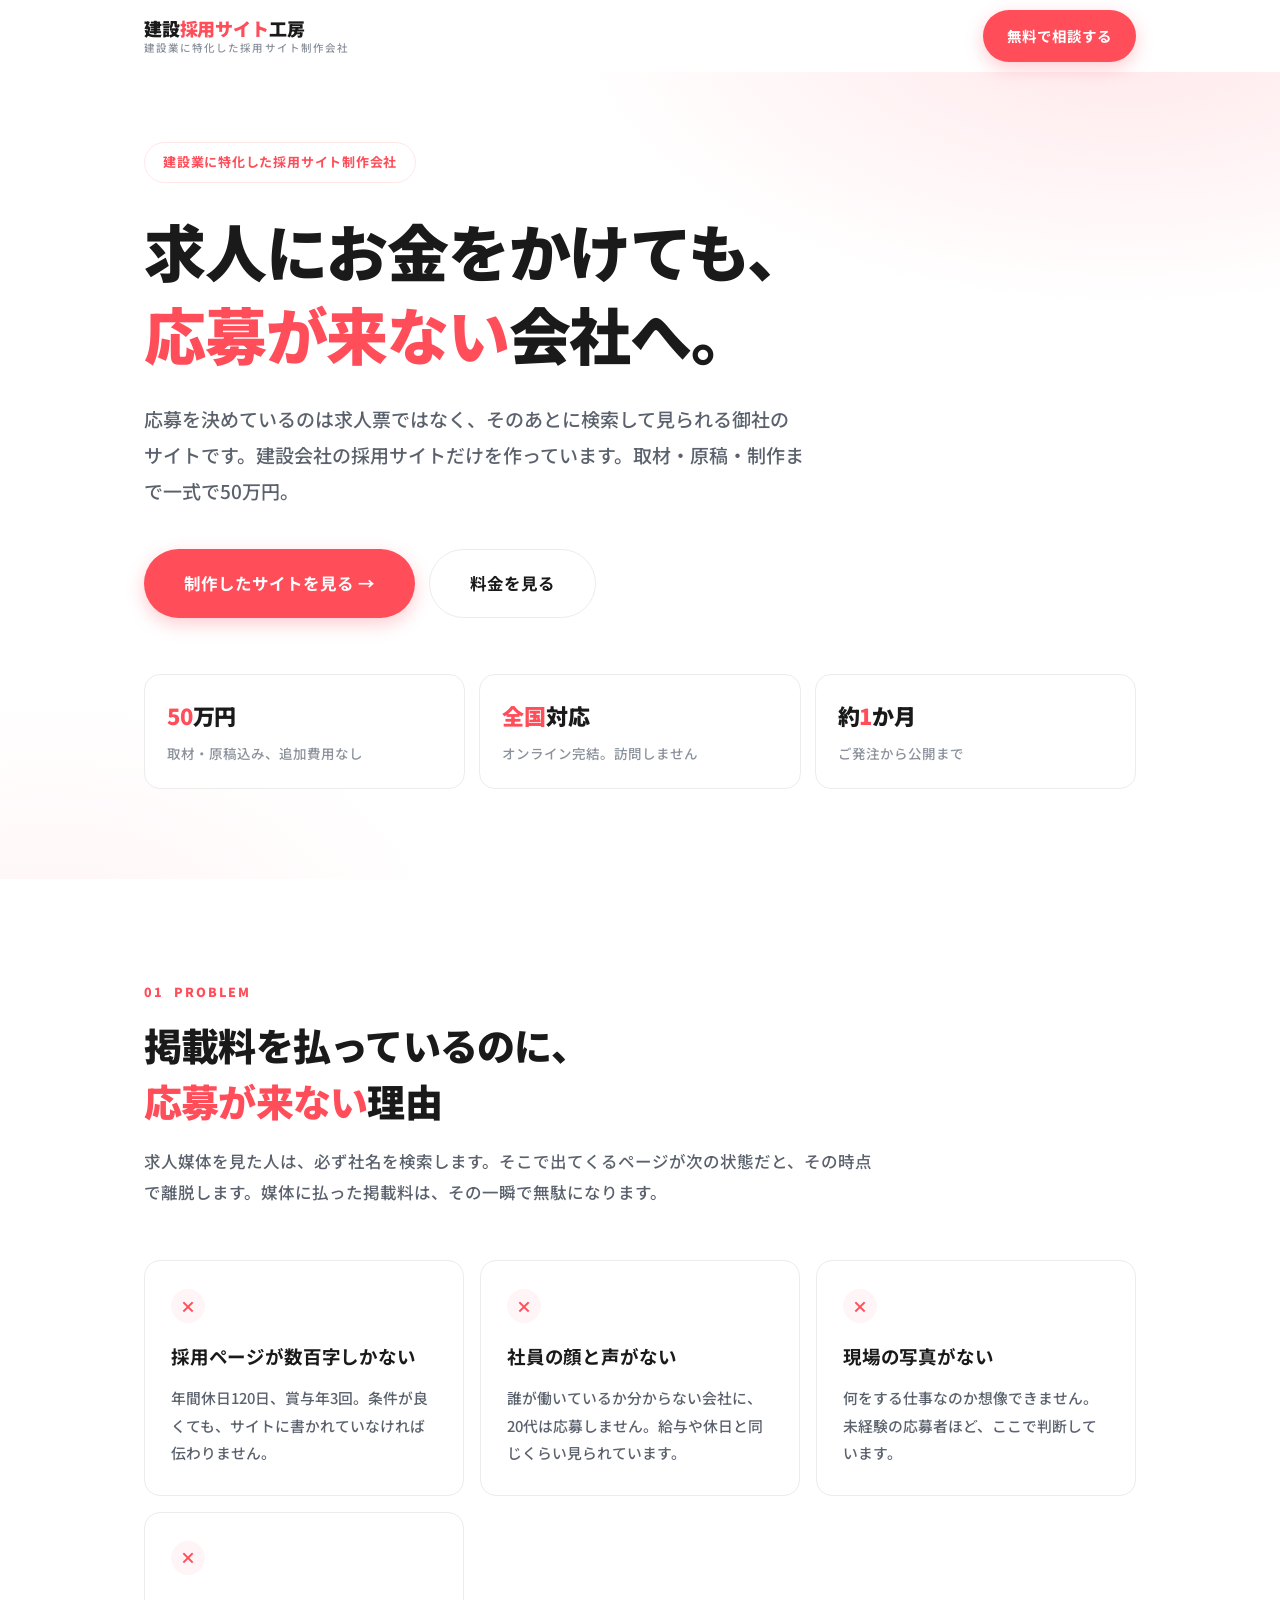
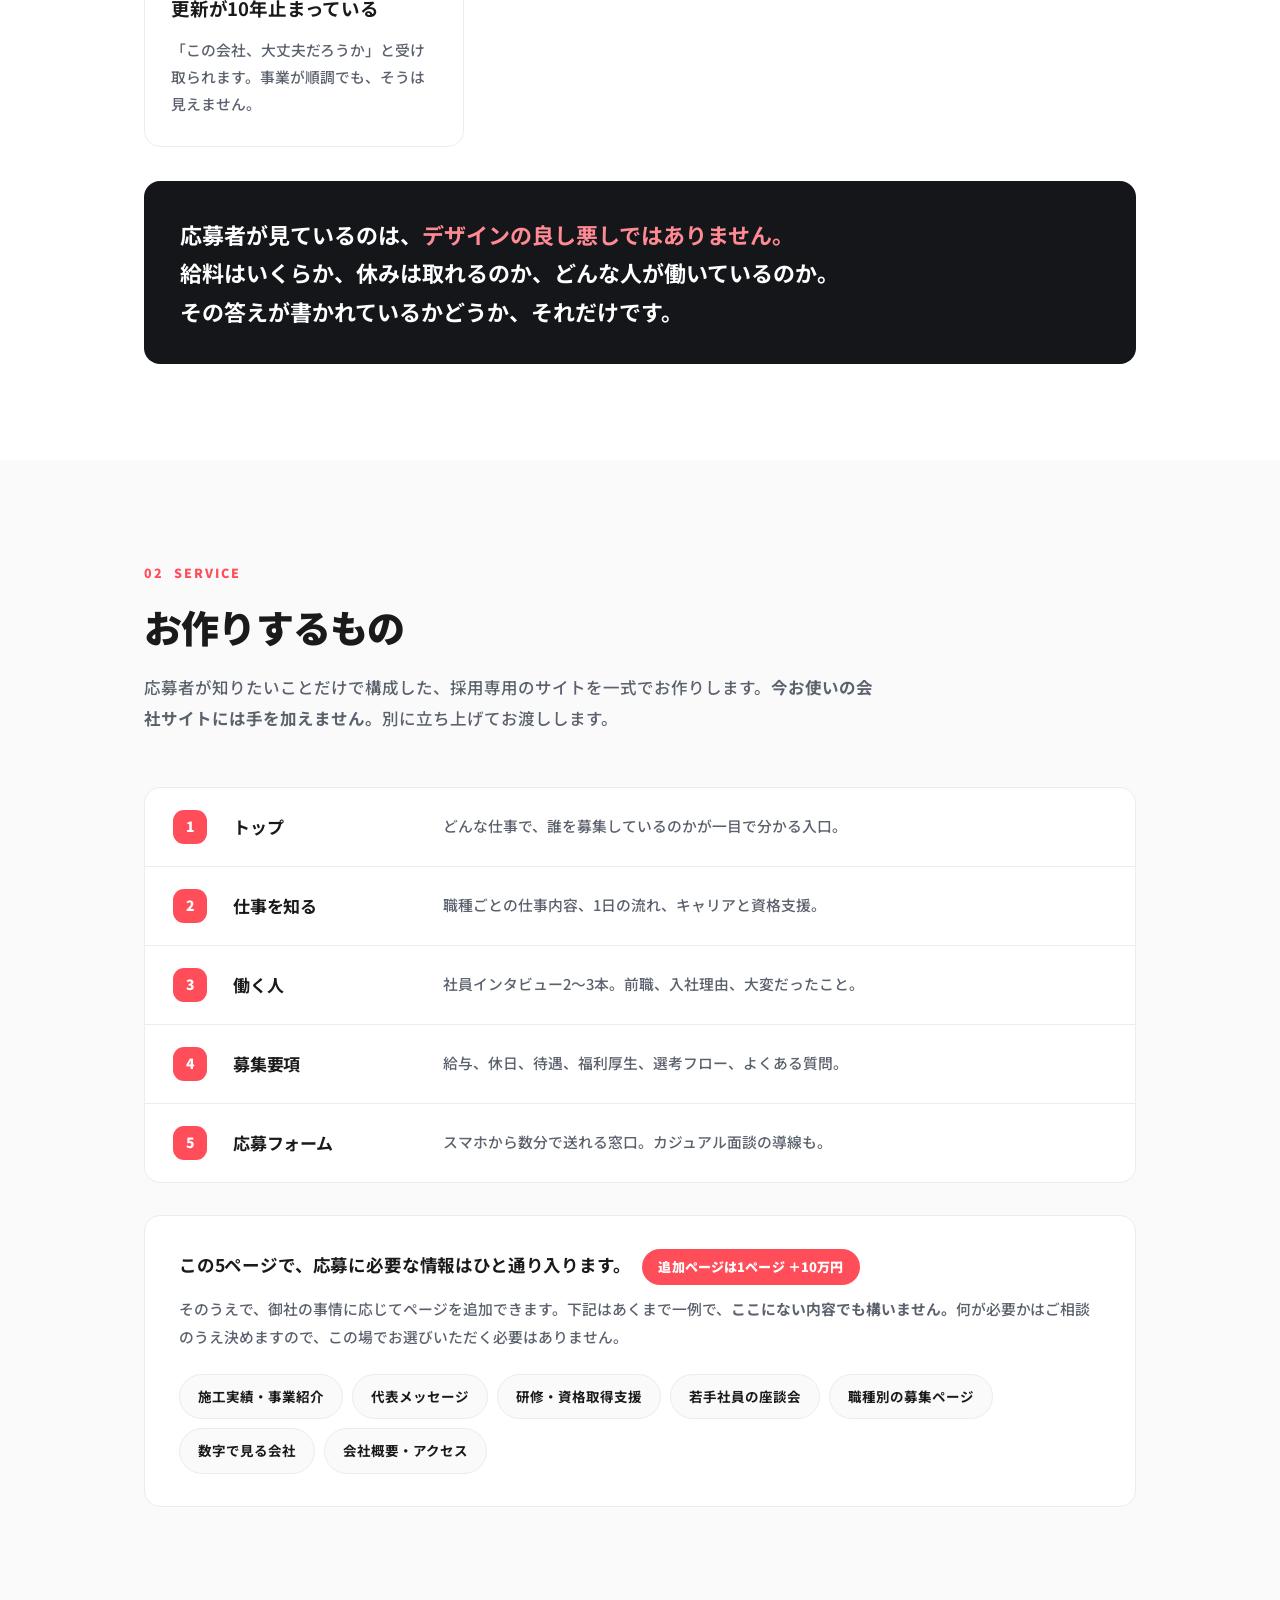
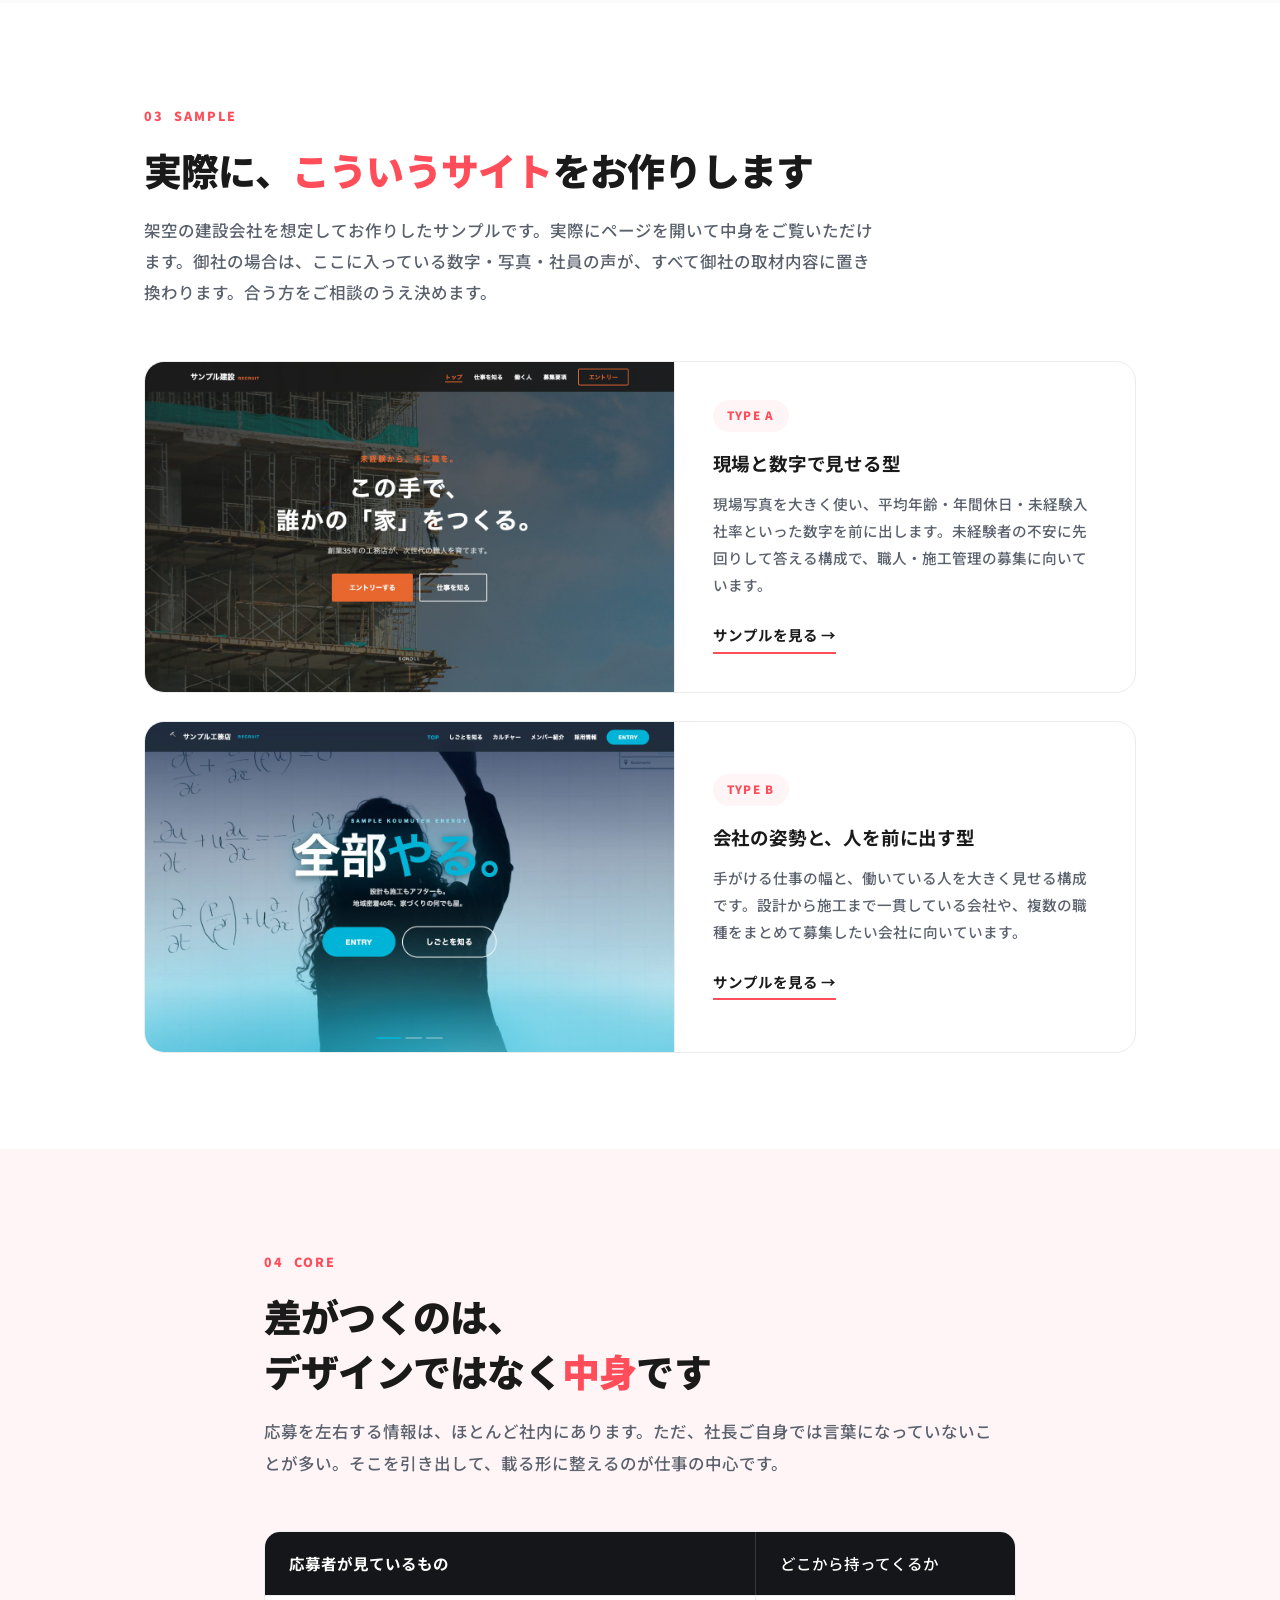
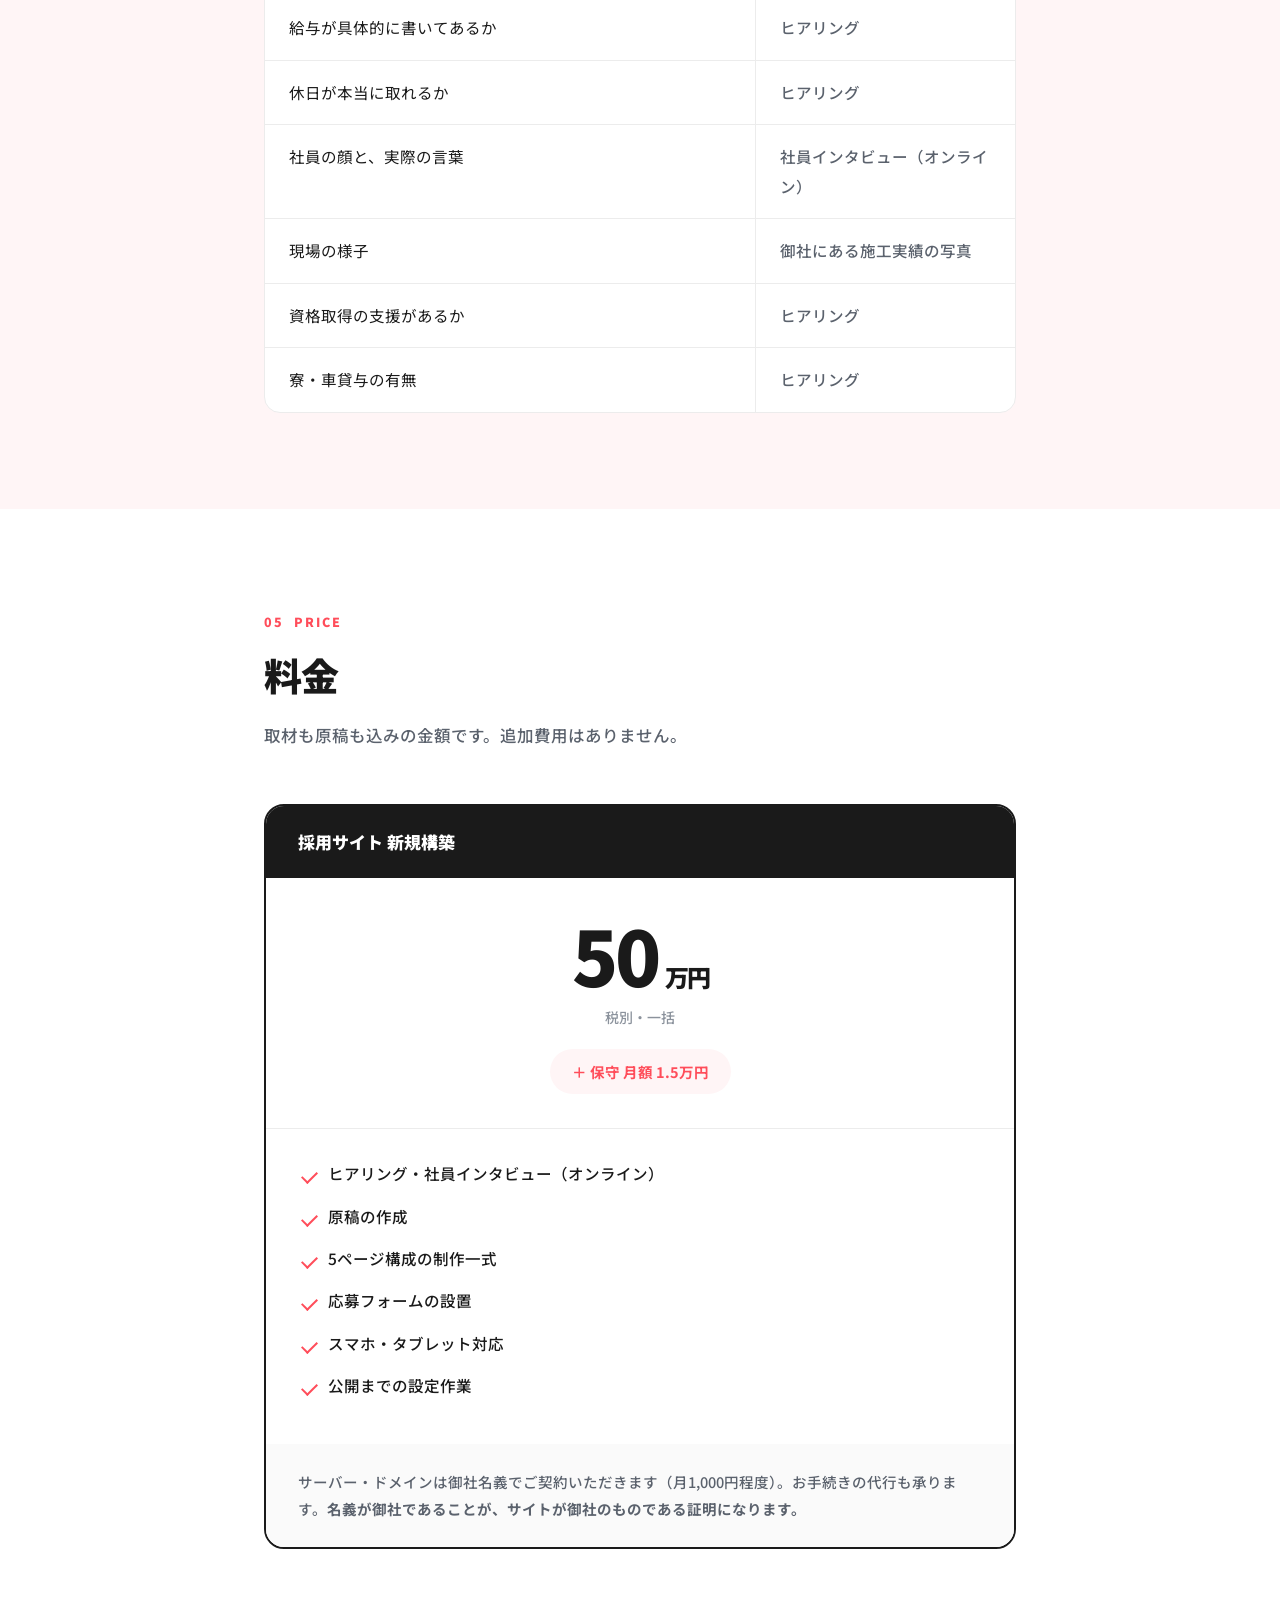
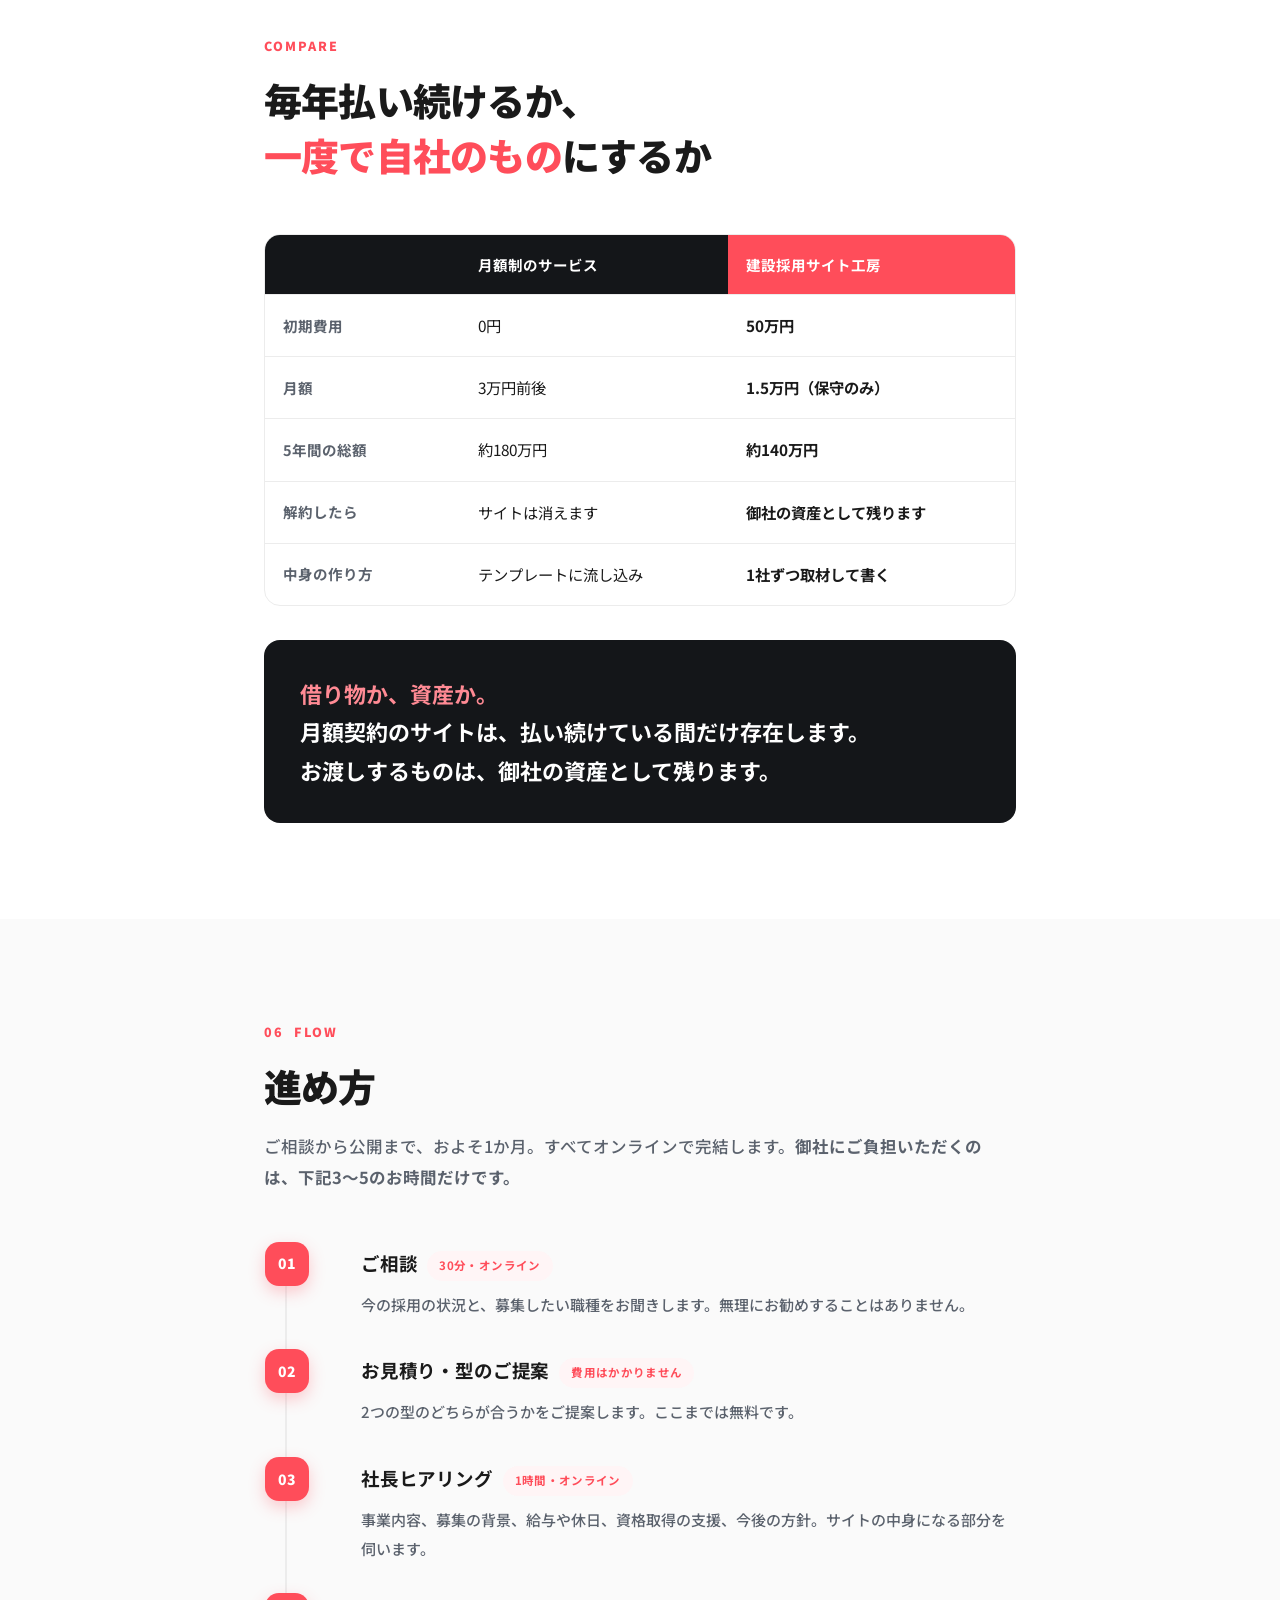
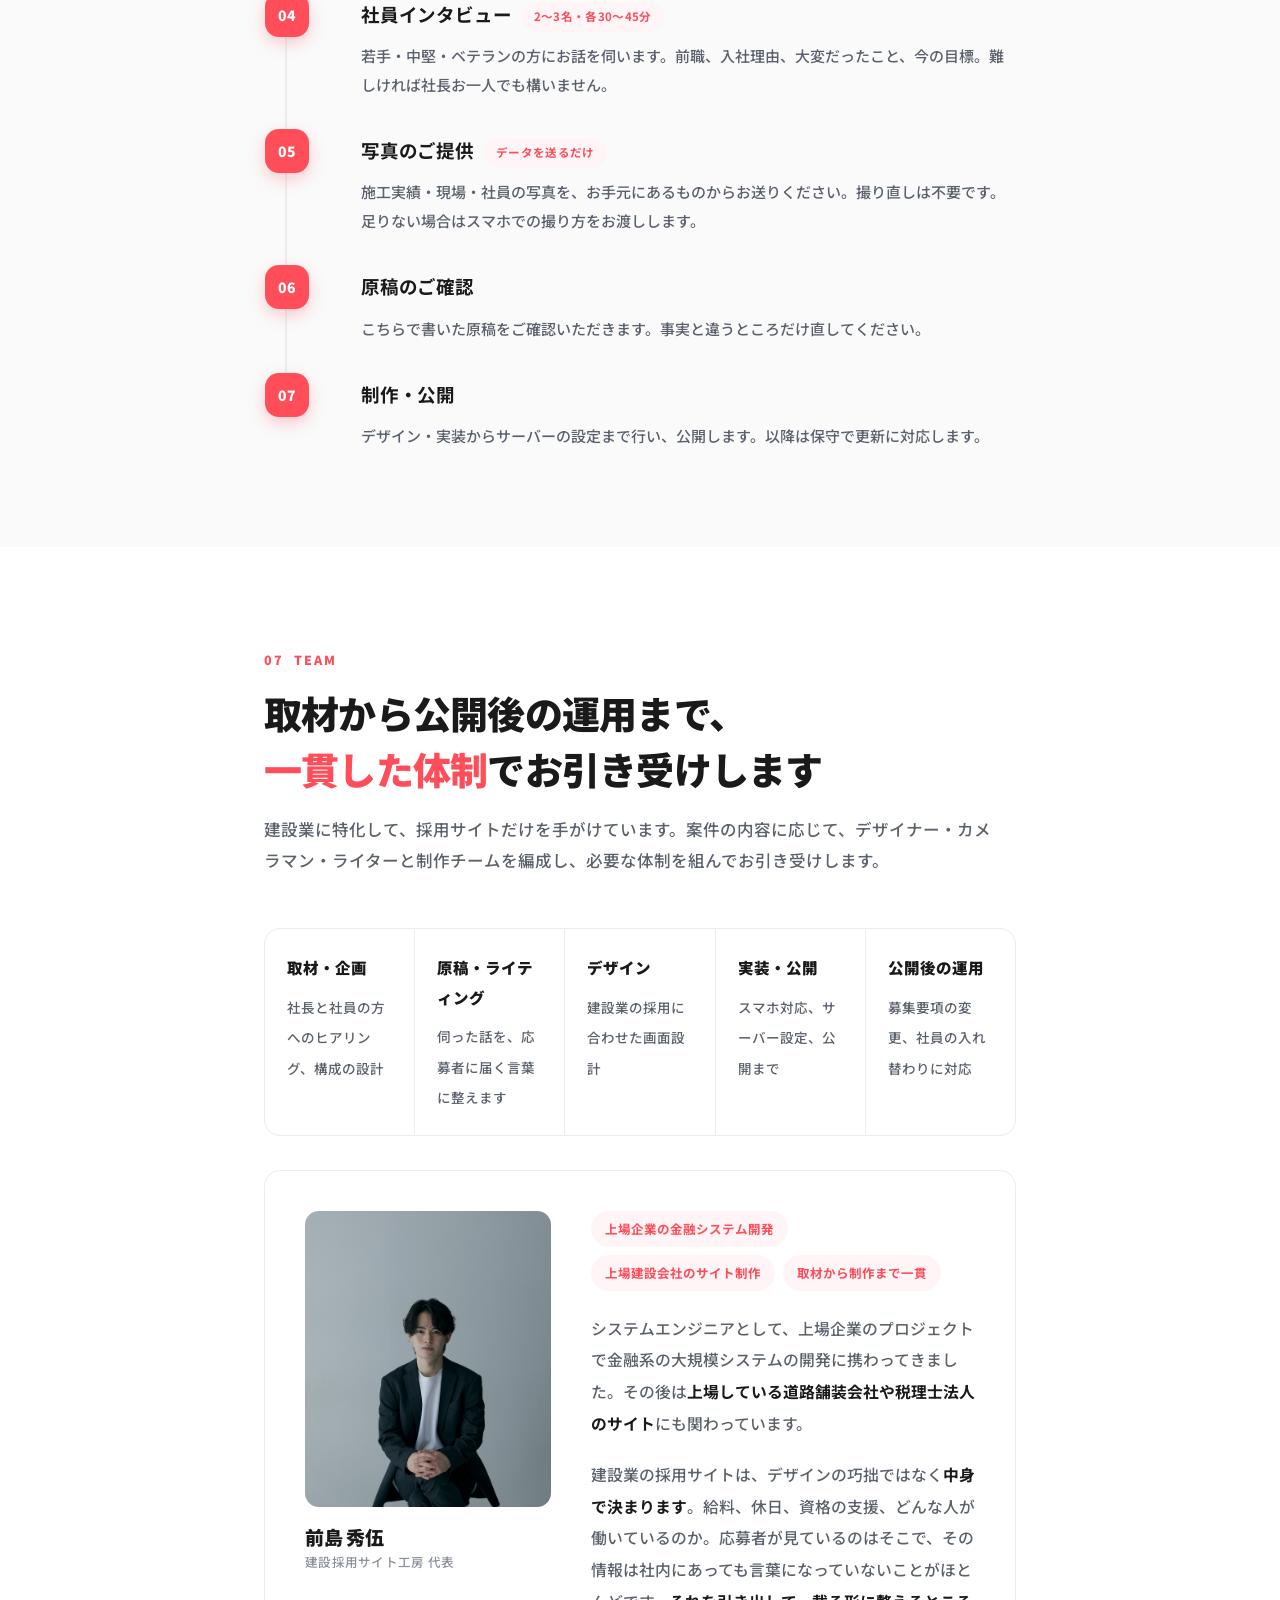
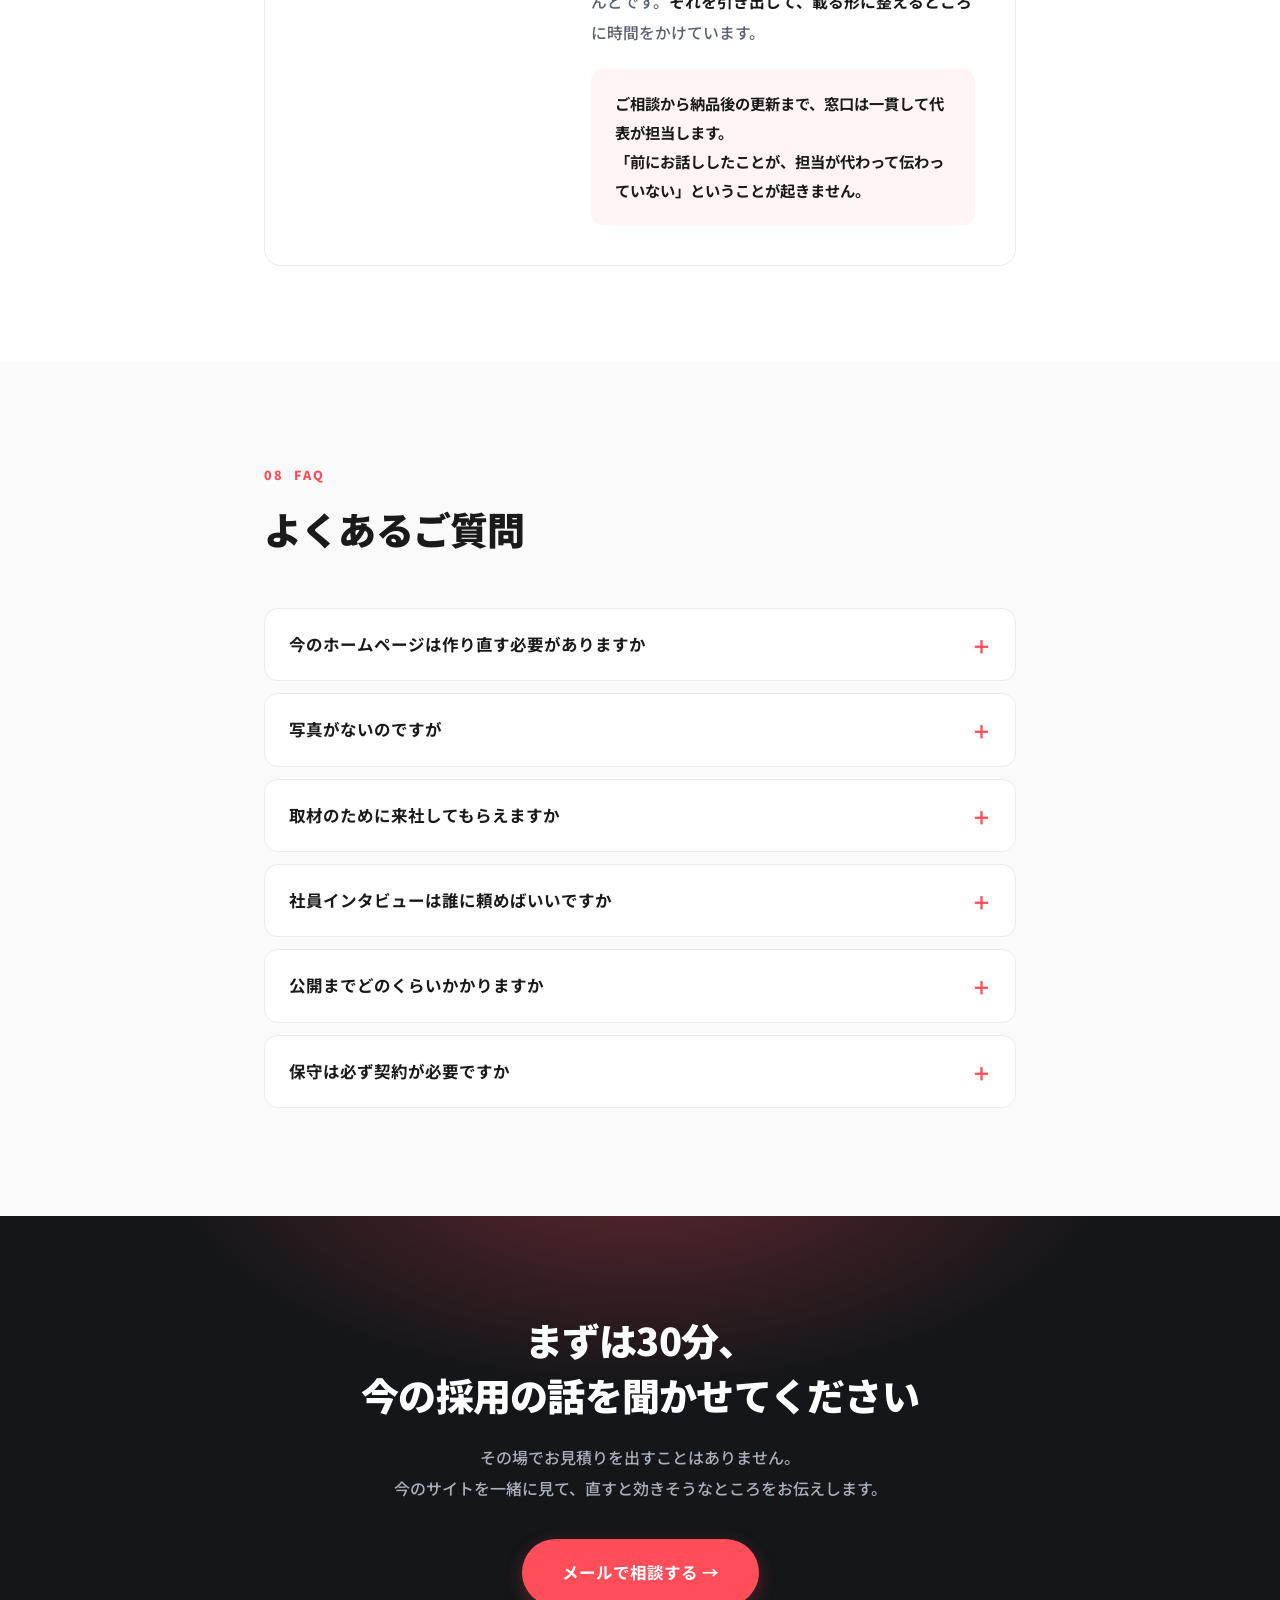
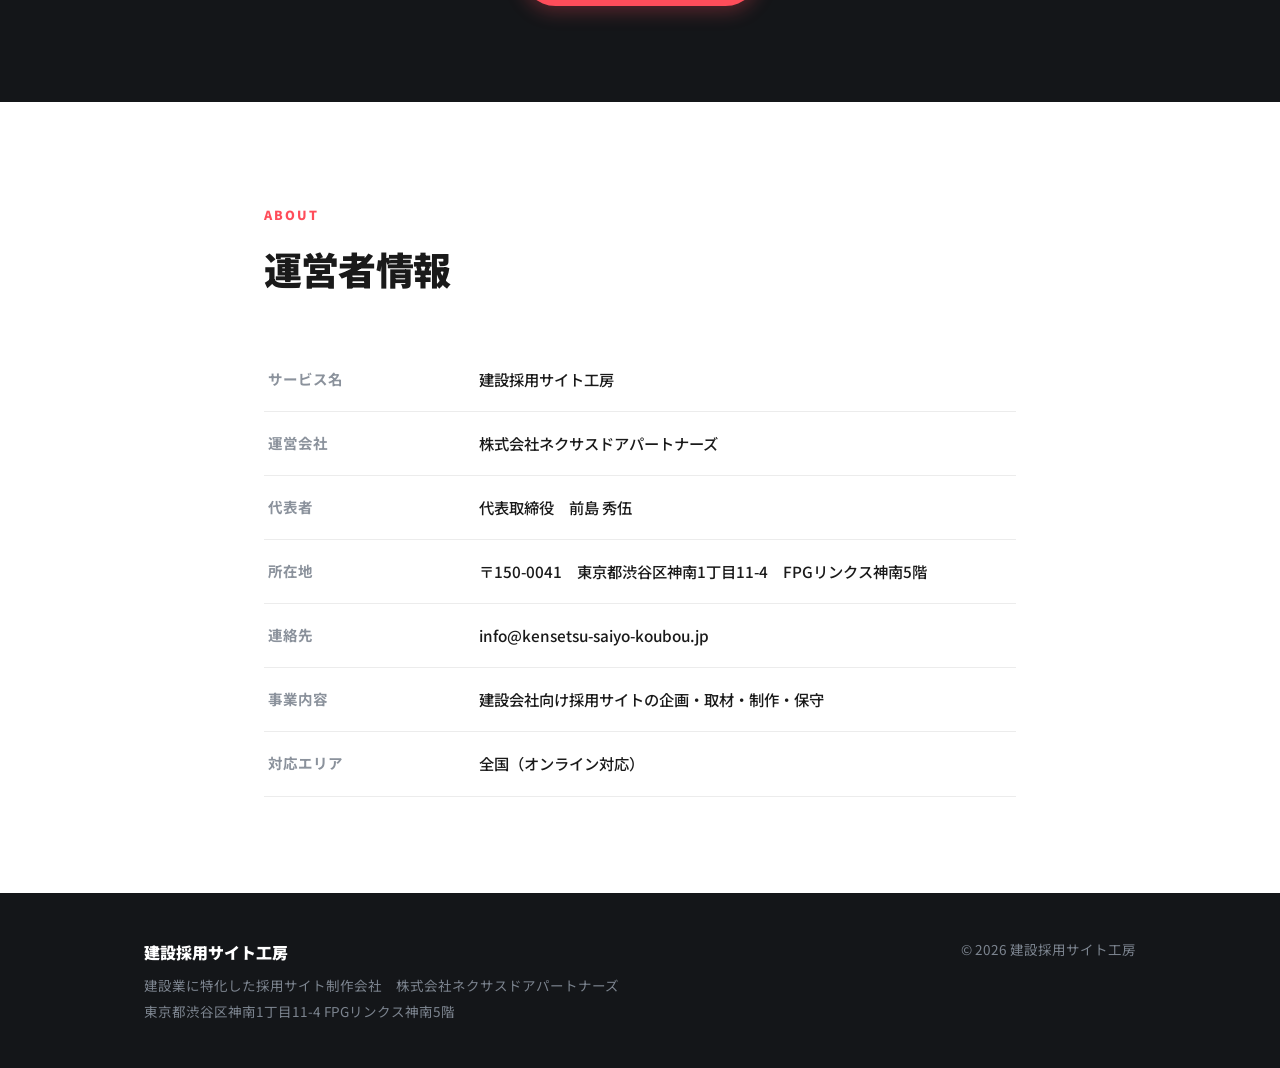
<file: index.html>
<!DOCTYPE html>
<html lang="ja">
<head>
<meta charset="UTF-8">
<meta name="viewport" content="width=device-width, initial-scale=1">
<title>建設採用サイト工房｜建設業に特化した採用サイト制作会社</title>
<meta name="description" content="建設業に特化して、採用サイトだけを作っています。取材から原稿まで一式で50万円。全国オンライン対応、撮影のための訪問はありません。">
<meta property="og:title" content="建設採用サイト工房｜建設業に特化した採用サイト制作会社">
<meta property="og:description" content="求人にお金をかけても応募が来ない会社へ。取材・原稿・制作まで一式50万円。">
<meta property="og:type" content="website">
<link rel="preconnect" href="https://fonts.googleapis.com">
<link rel="preconnect" href="https://fonts.gstatic.com" crossorigin>
<link href="https://fonts.googleapis.com/css2?family=Noto+Sans+JP:wght@400;500;700;900&display=swap" rel="stylesheet">
<style>
:root{
  --ac:#ff4d5a;          /* アクセント */
  --ac-d:#e8384a;
  --tint:#fff5f6;        /* 極薄アクセント面 */
  --tint2:#ffe6e9;
  --ink:#1a1a1a;
  --sub:#5b626d;
  --mute:#8b929c;
  --line:#ececec;
  --bg2:#fafafa;
  --dark:#141619;
  --r:16px;
}
*{box-sizing:border-box;margin:0;padding:0}
html{scroll-behavior:smooth}
body{
  font-family:"Noto Sans JP",-apple-system,"Hiragino Kaku Gothic ProN","Yu Gothic",sans-serif;
  color:var(--ink);background:#fff;line-height:1.9;font-size:16px;
  -webkit-font-smoothing:antialiased;
}
img{max-width:100%;display:block}
a{color:inherit}
.wrap{max-width:1040px;margin:0 auto;padding:0 24px}
.narrow{max-width:800px}

/* ── header ── */
header{position:sticky;top:0;z-index:60;background:rgba(255,255,255,.92);backdrop-filter:blur(10px)}
.hd{display:flex;align-items:center;justify-content:space-between;height:72px}
.logo{text-decoration:none;font-weight:900;font-size:18px;letter-spacing:-.01em;line-height:1.3}
.logo em{font-style:normal;color:var(--ac)}
.logo small{display:block;font-size:10.5px;font-weight:500;color:var(--mute);letter-spacing:.1em}
.pill{
  display:inline-flex;align-items:center;gap:8px;background:var(--ac);color:#fff;
  text-decoration:none;font-weight:700;font-size:14.5px;padding:12px 24px;border-radius:999px;
  box-shadow:0 6px 18px rgba(255,77,90,.28);transition:.2s;
}
.pill:hover{background:var(--ac-d);transform:translateY(-1px)}
.pill.lg{font-size:16.5px;padding:18px 40px}
.pill.gh{background:#fff;color:var(--ink);border:1.5px solid var(--line);box-shadow:none}

/* ── hero ── */
.hero{position:relative;overflow:hidden;padding:70px 0 90px}
.hero::before{
  content:"";position:absolute;inset:0;z-index:-1;
  background:
    radial-gradient(900px 480px at 88% -8%, var(--tint2) 0%, rgba(255,230,233,0) 62%),
    radial-gradient(680px 420px at 4% 108%, var(--tint) 0%, rgba(255,245,246,0) 60%);
}
.badge{
  display:inline-block;background:#fff;border:1.5px solid var(--tint2);color:var(--ac);
  font-size:13px;font-weight:700;letter-spacing:.06em;padding:7px 18px;border-radius:999px;margin-bottom:26px;
}
.hero h1{
  font-size:clamp(32px,6.2vw,62px);font-weight:900;line-height:1.34;letter-spacing:-.02em;
  margin-bottom:26px;
}
.hero h1 em{font-style:normal;color:var(--ac)}
.hero .sub{font-size:clamp(16px,2.1vw,19px);color:var(--sub);max-width:660px;font-weight:500}
.hero .btns{margin-top:40px;display:flex;gap:14px;flex-wrap:wrap}
.stats{margin-top:56px;display:grid;grid-template-columns:repeat(auto-fit,minmax(190px,1fr));gap:14px}
.stat{background:#fff;border:1px solid var(--line);border-radius:var(--r);padding:20px 22px}
.stat b{display:block;font-size:22px;font-weight:900;letter-spacing:-.01em}
.stat b i{font-style:normal;color:var(--ac)}
.stat span{font-size:13.5px;color:var(--mute);font-weight:500}

/* ── sections ── */
section{padding:96px 0}
.alt{background:var(--bg2)}
.tint{background:var(--tint)}
.sec-head{margin-bottom:52px}
.sec-no{
  display:inline-block;font-size:12.5px;font-weight:900;letter-spacing:.16em;color:var(--ac);
  margin-bottom:14px;
}
h2{font-size:clamp(24px,4.1vw,38px);font-weight:900;line-height:1.45;letter-spacing:-.02em}
h2 em{font-style:normal;color:var(--ac)}
.lead{margin-top:18px;color:var(--sub);font-size:16.5px;max-width:740px;font-weight:500}
h3{font-size:18.5px;font-weight:700;letter-spacing:-.01em;margin-bottom:10px}

/* ── problem ── */
.probs{display:grid;grid-template-columns:repeat(auto-fit,minmax(250px,1fr));gap:16px}
.prob{background:#fff;border:1px solid var(--line);border-radius:var(--r);padding:28px 26px;position:relative}
.prob .x{
  width:34px;height:34px;border-radius:50%;background:var(--tint);color:var(--ac);
  display:flex;align-items:center;justify-content:center;font-weight:900;font-size:16px;margin-bottom:16px;
}
.prob p{font-size:14.8px;color:var(--sub);font-weight:500;line-height:1.85}
.verdict{
  margin-top:34px;background:var(--dark);color:#fff;border-radius:var(--r);
  padding:34px 36px;font-size:clamp(17px,2.6vw,22px);font-weight:700;line-height:1.75;
}
.verdict em{font-style:normal;color:#ff8a94}

/* ── pages（横一列の行） ── */
.pages{
  display:grid;grid-template-columns:1fr;gap:1px;background:var(--line);
  border:1px solid var(--line);border-radius:var(--r);overflow:hidden;
}
.pg{
  background:#fff;padding:22px 28px;display:grid;
  grid-template-columns:40px 190px 1fr;gap:20px;align-items:center;
}
.pg .n{
  display:inline-flex;align-items:center;justify-content:center;width:34px;height:34px;
  border-radius:11px;background:var(--ac);color:#fff;font-weight:900;font-size:14px;
}
.pg h3{margin-bottom:0;font-size:17px}
.pg p{font-size:14.8px;color:var(--sub);font-weight:500;line-height:1.8}

/* オプション価格 */
.opt-price{
  display:inline-block;margin-left:12px;background:var(--ac);color:#fff;
  font-size:13px;font-weight:900;padding:6px 16px;border-radius:999px;
  vertical-align:middle;letter-spacing:.01em;
}

/* ── 追加ページ ── */
.opt{
  margin-top:32px;background:#fff;border:1px solid var(--line);border-radius:var(--r);
  padding:32px 34px;
}
.opt-head h3{font-size:17.5px;margin-bottom:10px}
.opt-head p{font-size:14.8px;color:var(--sub);font-weight:500;line-height:1.9;margin-bottom:22px}
.opt-tags{display:flex;flex-wrap:wrap;gap:9px}
.opt-tags span{
  border:1px solid var(--line);background:var(--bg2);color:var(--ink);
  font-size:13.5px;font-weight:700;padding:9px 18px;border-radius:999px;
}

/* ── samples（縦積み・対等） ── */
.samples{display:grid;grid-template-columns:1fr;gap:28px}
.sample{
  background:#fff;border:1px solid var(--line);border-radius:20px;overflow:hidden;
  transition:.25s;display:grid;grid-template-columns:1.15fr 1fr;align-items:stretch;
}
.sample:hover{transform:translateY(-4px);box-shadow:0 18px 44px rgba(20,22,25,.12)}
.sample .thumb{
  display:block;overflow:hidden;background:var(--bg2);
  border-right:1px solid var(--line);min-height:100%;
}
.sample .thumb img{width:100%;height:100%;object-fit:cover;object-position:top}
.sample .body{
  padding:36px 38px;display:flex;flex-direction:column;justify-content:center;
  align-items:flex-start;
}
.sample .tag{
  display:inline-block;background:var(--tint);color:var(--ac);font-size:11.5px;font-weight:900;
  letter-spacing:.12em;padding:5px 14px;border-radius:999px;margin-bottom:14px;
}
.sample p{font-size:14.6px;color:var(--sub);font-weight:500;margin-bottom:22px;line-height:1.85}
.sample .go{
  display:inline-flex;align-items:center;gap:7px;font-weight:700;font-size:14.5px;
  text-decoration:none;color:var(--ink);border-bottom:2px solid var(--ac);padding-bottom:3px;
}

/* ── one sample ── */
.onesample{display:grid;grid-template-columns:1.15fr 1fr;gap:38px;align-items:center}
.shot{
  display:block;border:1px solid var(--line);border-radius:18px;overflow:hidden;
  box-shadow:0 14px 40px rgba(20,22,25,.10);transition:.25s;background:#fff;
}
.shot:hover{transform:translateY(-4px);box-shadow:0 22px 54px rgba(20,22,25,.16)}
.shot img{width:100%;display:block}
.onesample-body h3{font-size:21px;margin-bottom:14px}
.onesample-body p{font-size:15.5px;color:var(--sub);font-weight:500;line-height:1.95;margin-bottom:22px}
.chk{list-style:none;margin-bottom:28px}
.chk li{position:relative;padding-left:28px;margin-bottom:11px;font-size:15px;font-weight:500}
.chk li::before{
  content:"";position:absolute;left:3px;top:11px;width:12px;height:6px;
  border-left:2.5px solid var(--ac);border-bottom:2.5px solid var(--ac);transform:rotate(-45deg);
}
/* 副サンプル */
.alt-sample{
  margin-top:44px;padding-top:44px;border-top:1px solid var(--line);
  display:grid;grid-template-columns:300px 1fr;gap:32px;align-items:center;
}
.alt-thumb{display:block;border:1px solid var(--line);border-radius:12px;overflow:hidden;transition:.25s}
.alt-thumb:hover{transform:translateY(-3px);box-shadow:0 12px 28px rgba(20,22,25,.10)}
.alt-thumb img{width:100%;display:block}
.alt-tag{
  display:inline-block;background:var(--bg2);color:var(--mute);font-size:11.5px;font-weight:900;
  letter-spacing:.1em;padding:5px 14px;border-radius:999px;margin-bottom:12px;
}
.alt-body h3{font-size:18.5px;margin-bottom:10px}
.alt-body p{font-size:14.8px;color:var(--sub);font-weight:500;line-height:1.9;margin-bottom:18px}

@media(max-width:760px){
  .onesample{grid-template-columns:1fr;gap:26px}
  .alt-sample{grid-template-columns:1fr;gap:20px;margin-top:34px;padding-top:34px}
}

/* ── core table ── */
.core{background:#fff;border:1px solid var(--line);border-radius:var(--r);overflow:hidden}
.core .row{display:grid;grid-template-columns:1fr 260px;border-top:1px solid var(--line)}
.core .row:first-child{border-top:none;background:var(--dark);color:#fff;font-weight:700}
.core .row>div{padding:17px 24px;font-size:15.5px}
.core .row>div:last-child{border-left:1px solid var(--line);color:var(--sub);font-weight:500}
.core .row:first-child>div:last-child{border-left-color:rgba(255,255,255,.15);color:#fff}

/* ── price ── */
.pricebox{background:#fff;border:2px solid var(--ink);border-radius:20px;overflow:hidden}
.pricebox .hdr{background:var(--ink);color:#fff;padding:20px 32px;font-weight:900;font-size:17px}
.pricebox .amt{padding:38px 32px 34px;text-align:center;border-bottom:1px solid var(--line)}
.pricebox .amt .y{font-size:clamp(46px,9vw,76px);font-weight:900;line-height:1;letter-spacing:-.03em}
.pricebox .amt .y small{font-size:24px;margin-left:6px}
.pricebox .amt .tax{display:block;font-size:14px;color:var(--mute);font-weight:500;margin-top:12px}
.pricebox .amt .keep{
  display:inline-block;margin-top:18px;background:var(--tint);color:var(--ac);
  font-weight:700;font-size:14.5px;padding:9px 22px;border-radius:999px;
}
.pricebox ul{list-style:none;padding:30px 32px}
.pricebox li{position:relative;padding-left:30px;margin-bottom:13px;font-size:15.5px;font-weight:500}
.pricebox li::before{
  content:"";position:absolute;left:4px;top:12px;width:13px;height:7px;
  border-left:2.5px solid var(--ac);border-bottom:2.5px solid var(--ac);transform:rotate(-45deg);
}
.pricebox .foot{background:var(--bg2);padding:24px 32px;font-size:14.5px;color:var(--sub);font-weight:500}

/* ── compare ── */
.cmp{width:100%;border-collapse:separate;border-spacing:0;font-size:15.3px;margin-top:52px;
  background:#fff;border:1px solid var(--line);border-radius:var(--r);overflow:hidden}
.cmp th,.cmp td{padding:16px 18px;text-align:left;border-bottom:1px solid var(--line)}
.cmp thead th{background:var(--dark);color:#fff;font-weight:700;font-size:14.5px}
.cmp thead th:last-child{background:var(--ac)}
.cmp tbody th{font-weight:700;width:26%;color:var(--sub);font-size:14.5px}
.cmp td:last-child{font-weight:700}
.cmp tbody tr:last-child th,.cmp tbody tr:last-child td{border-bottom:none}

/* ── flow ── */
.flow h3 .t{
  display:inline-block;margin-left:10px;background:var(--tint);color:var(--ac);
  font-size:11.5px;font-weight:700;letter-spacing:.03em;padding:4px 12px;
  border-radius:999px;vertical-align:middle;
}
.flow{list-style:none;counter-reset:f}
.flow li{
  counter-increment:f;position:relative;padding:0 0 34px 74px;
  border-left:2px solid var(--line);margin-left:21px;
}
.flow li:last-child{border-left-color:transparent;padding-bottom:0}
.flow li::before{
  content:"0" counter(f);position:absolute;left:-22px;top:-4px;width:44px;height:44px;
  background:var(--ac);color:#fff;border-radius:14px;font-weight:900;font-size:14px;
  display:flex;align-items:center;justify-content:center;
  box-shadow:0 6px 16px rgba(255,77,90,.28);
}
.flow p{color:var(--sub);font-size:15px;font-weight:500}

/* ── 体制 ── */
.roles{
  display:grid;grid-template-columns:repeat(5,1fr);gap:1px;
  background:var(--line);border:1px solid var(--line);border-radius:var(--r);
  overflow:hidden;margin-bottom:34px;
}
.role{background:#fff;padding:24px 22px}
.role b{display:block;font-size:15.5px;font-weight:900;margin-bottom:8px}
.role span{font-size:13.5px;color:var(--sub);font-weight:500;line-height:1.8}
.creds{display:flex;flex-wrap:wrap;gap:8px;margin-bottom:22px}
.creds span{
  background:var(--tint);color:var(--ac);font-size:12.5px;font-weight:700;
  padding:6px 14px;border-radius:999px;
}

/* ── who ── */
.who{
  background:#fff;border:1px solid var(--line);border-radius:var(--r);
  padding:40px;display:grid;grid-template-columns:246px 1fr;gap:40px;align-items:start;
}
.who-photo img{
  width:100%;aspect-ratio:3/3.6;object-fit:cover;object-position:center 18%;
  border-radius:14px;background:var(--bg2);
}
.who-name{margin-top:16px;font-weight:900;font-size:19px;letter-spacing:-.01em;line-height:1.5}
.who-name span{display:block;font-size:12.5px;font-weight:500;color:var(--mute);letter-spacing:.02em;margin-top:2px}
.who-body p{font-size:15.8px;color:var(--sub);font-weight:500;margin-bottom:20px;line-height:2}
.who-body p b{color:var(--ink)}
.who-body .who-note{
  margin:0;padding:20px 24px;background:var(--tint);border-radius:12px;
  color:var(--ink);font-weight:700;font-size:15.3px;line-height:1.9;
}
@media(max-width:760px){
  .who{grid-template-columns:1fr;gap:28px;padding:28px 24px}
  .who-photo{max-width:220px;margin:0 auto;text-align:center}
}

/* ── faq ── */
details{background:#fff;border:1px solid var(--line);border-radius:14px;padding:20px 24px;margin-bottom:12px}
details summary{
  font-weight:700;font-size:16.5px;cursor:pointer;list-style:none;position:relative;padding-right:36px;
}
details summary::-webkit-details-marker{display:none}
details summary::after{
  content:"＋";position:absolute;right:0;top:-1px;color:var(--ac);font-weight:900;font-size:19px;
}
details[open] summary::after{content:"−"}
details p{color:var(--sub);font-size:15px;font-weight:500;margin-top:14px}

/* ── cta ── */
.cta{background:var(--dark);color:#fff;text-align:center;padding:96px 0;position:relative;overflow:hidden}
.cta::before{
  content:"";position:absolute;inset:0;
  background:radial-gradient(700px 340px at 50% -12%, rgba(255,77,90,.32) 0%, rgba(255,77,90,0) 68%);
}
.cta>*{position:relative}
.cta h2{color:#fff}
.cta p{color:#a9b0ba;margin:20px 0 36px;font-weight:500}

/* ── about ── */
.about{width:100%;border-collapse:collapse;font-size:15.3px}
.about th,.about td{border-bottom:1px solid var(--line);padding:17px 4px;text-align:left;vertical-align:top}
.about th{width:28%;font-weight:700;color:var(--mute);font-size:14.5px}
.about td{font-weight:500}

footer{background:var(--dark);color:#7c848f;padding:44px 0;font-size:13.5px}
.fin{display:flex;justify-content:space-between;gap:20px;flex-wrap:wrap}
footer b{color:#fff;font-size:16px;font-weight:900;display:block;margin-bottom:6px}

@media(max-width:760px){
  section{padding:64px 0}
  .hero{padding:48px 0 64px}
  .sample{grid-template-columns:1fr}
  .sample .thumb{border-right:none;border-bottom:1px solid var(--line);aspect-ratio:16/10}
  .sample .body{padding:26px 24px 30px}
  .core .row{grid-template-columns:1fr}
  .core .row>div:last-child{border-left:none;border-top:1px solid var(--line);padding-top:0}
  .core .row:first-child{display:none}
  .cmp tbody th{width:34%}
  .roles{grid-template-columns:repeat(2,1fr)}
  .pg{grid-template-columns:34px 1fr;gap:14px;padding:20px 22px}
  .pg p{grid-column:2}
  .opt-price{display:block;margin:12px 0 0}
  .flow h3 .t{display:block;margin:8px 0 0}
  .pill.lg{font-size:15.5px;padding:16px 30px}
}
</style>
</head>
<body>

<header>
  <div class="wrap hd">
    <a class="logo" href="#top">建設<em>採用サイト</em>工房<small>建設業に特化した採用サイト制作会社</small></a>
    <a class="pill" href="#contact">無料で相談する</a>
  </div>
</header>

<!-- HERO -->
<div class="hero" id="top">
  <div class="wrap">
    <span class="badge">建設業に特化した採用サイト制作会社</span>
    <h1>求人にお金をかけても、<br><em>応募が来ない</em>会社へ。</h1>
    <p class="sub">応募を決めているのは求人票ではなく、そのあとに検索して見られる御社のサイトです。建設会社の採用サイトだけを作っています。取材・原稿・制作まで一式で50万円。</p>
    <div class="btns">
      <a class="pill lg" href="#samples">制作したサイトを見る →</a>
      <a class="pill lg gh" href="#price">料金を見る</a>
    </div>
    <div class="stats">
      <div class="stat"><b><i>50</i>万円</b><span>取材・原稿込み、追加費用なし</span></div>
      <div class="stat"><b><i>全国</i>対応</b><span>オンライン完結。訪問しません</span></div>
      <div class="stat"><b>約<i>1</i>か月</b><span>ご発注から公開まで</span></div>
    </div>
  </div>
</div>

<!-- 01 課題 -->
<section>
  <div class="wrap">
    <div class="sec-head">
      <span class="sec-no">01 &nbsp;PROBLEM</span>
      <h2>掲載料を払っているのに、<br><em>応募が来ない</em>理由</h2>
      <p class="lead">求人媒体を見た人は、必ず社名を検索します。そこで出てくるページが次の状態だと、その時点で離脱します。媒体に払った掲載料は、その一瞬で無駄になります。</p>
    </div>
    <div class="probs">
      <div class="prob"><div class="x">×</div><h3>採用ページが数百字しかない</h3><p>年間休日120日、賞与年3回。条件が良くても、サイトに書かれていなければ伝わりません。</p></div>
      <div class="prob"><div class="x">×</div><h3>社員の顔と声がない</h3><p>誰が働いているか分からない会社に、20代は応募しません。給与や休日と同じくらい見られています。</p></div>
      <div class="prob"><div class="x">×</div><h3>現場の写真がない</h3><p>何をする仕事なのか想像できません。未経験の応募者ほど、ここで判断しています。</p></div>
      <div class="prob"><div class="x">×</div><h3>更新が10年止まっている</h3><p>「この会社、大丈夫だろうか」と受け取られます。事業が順調でも、そうは見えません。</p></div>
    </div>
    <div class="verdict">応募者が見ているのは、<em>デザインの良し悪しではありません。</em><br>給料はいくらか、休みは取れるのか、どんな人が働いているのか。<br>その答えが書かれているかどうか、それだけです。</div>
  </div>
</section>

<!-- 02 作るもの -->
<section class="alt">
  <div class="wrap">
    <div class="sec-head">
      <span class="sec-no">02 &nbsp;SERVICE</span>
      <h2>お作りするもの</h2>
      <p class="lead">応募者が知りたいことだけで構成した、採用専用のサイトを一式でお作りします。<b>今お使いの会社サイトには手を加えません。</b>別に立ち上げてお渡しします。</p>
    </div>
    <div class="pages">
      <div class="pg"><span class="n">1</span><h3>トップ</h3><p>どんな仕事で、誰を募集しているのかが一目で分かる入口。</p></div>
      <div class="pg"><span class="n">2</span><h3>仕事を知る</h3><p>職種ごとの仕事内容、1日の流れ、キャリアと資格支援。</p></div>
      <div class="pg"><span class="n">3</span><h3>働く人</h3><p>社員インタビュー2〜3本。前職、入社理由、大変だったこと。</p></div>
      <div class="pg"><span class="n">4</span><h3>募集要項</h3><p>給与、休日、待遇、福利厚生、選考フロー、よくある質問。</p></div>
      <div class="pg"><span class="n">5</span><h3>応募フォーム</h3><p>スマホから数分で送れる窓口。カジュアル面談の導線も。</p></div>
    </div>

    <div class="opt">
      <div class="opt-head">
        <h3>この5ページで、応募に必要な情報はひと通り入ります。<span class="opt-price">追加ページは1ページ ＋10万円</span></h3>
        <p>そのうえで、御社の事情に応じてページを追加できます。下記はあくまで一例で、<b>ここにない内容でも構いません。</b>何が必要かはご相談のうえ決めますので、この場でお選びいただく必要はありません。</p>
      </div>
      <div class="opt-tags">
        <span>施工実績・事業紹介</span>
        <span>代表メッセージ</span>
        <span>研修・資格取得支援</span>
        <span>若手社員の座談会</span>
        <span>職種別の募集ページ</span>
        <span>数字で見る会社</span>
        <span>会社概要・アクセス</span>
      </div>
    </div>
  </div>
</section>

<!-- 03 サンプル -->
<section id="samples">
  <div class="wrap">
    <div class="sec-head">
      <span class="sec-no">03 &nbsp;SAMPLE</span>
      <h2>実際に、<em>こういうサイト</em>をお作りします</h2>
      <p class="lead">架空の建設会社を想定してお作りしたサンプルです。実際にページを開いて中身をご覧いただけます。御社の場合は、ここに入っている数字・写真・社員の声が、すべて御社の取材内容に置き換わります。合う方をご相談のうえ決めます。</p>
    </div>
    <div class="samples">
      <div class="sample">
        <a class="thumb" href="sample-a/index.html" target="_blank" rel="noopener">
          <img src="images/sample-a.jpg" alt="現場と数字で見せる採用サイトのサンプル" loading="lazy">
        </a>
        <div class="body">
          <span class="tag">TYPE A</span>
          <h3>現場と数字で見せる型</h3>
          <p>現場写真を大きく使い、平均年齢・年間休日・未経験入社率といった数字を前に出します。未経験者の不安に先回りして答える構成で、職人・施工管理の募集に向いています。</p>
          <a class="go" href="sample-a/index.html" target="_blank" rel="noopener">サンプルを見る →</a>
        </div>
      </div>
      <div class="sample">
        <a class="thumb" href="sample-b/index.html" target="_blank" rel="noopener">
          <img src="images/sample-b.jpg" alt="会社の姿勢と人を前に出す採用サイトのサンプル" loading="lazy">
        </a>
        <div class="body">
          <span class="tag">TYPE B</span>
          <h3>会社の姿勢と、人を前に出す型</h3>
          <p>手がける仕事の幅と、働いている人を大きく見せる構成です。設計から施工まで一貫している会社や、複数の職種をまとめて募集したい会社に向いています。</p>
          <a class="go" href="sample-b/index.html" target="_blank" rel="noopener">サンプルを見る →</a>
        </div>
      </div>
    </div>
  </div>
</section>

<!-- 04 中身 -->
<section class="tint">
  <div class="wrap narrow">
    <div class="sec-head">
      <span class="sec-no">04 &nbsp;CORE</span>
      <h2>差がつくのは、<br>デザインではなく<em>中身</em>です</h2>
      <p class="lead">応募を左右する情報は、ほとんど社内にあります。ただ、社長ご自身では言葉になっていないことが多い。そこを引き出して、載る形に整えるのが仕事の中心です。</p>
    </div>
    <div class="core">
      <div class="row"><div>応募者が見ているもの</div><div>どこから持ってくるか</div></div>
      <div class="row"><div>給与が具体的に書いてあるか</div><div>ヒアリング</div></div>
      <div class="row"><div>休日が本当に取れるか</div><div>ヒアリング</div></div>
      <div class="row"><div>社員の顔と、実際の言葉</div><div>社員インタビュー（オンライン）</div></div>
      <div class="row"><div>現場の様子</div><div>御社にある施工実績の写真</div></div>
      <div class="row"><div>資格取得の支援があるか</div><div>ヒアリング</div></div>
      <div class="row"><div>寮・車貸与の有無</div><div>ヒアリング</div></div>
    </div>
  </div>
</section>

<!-- 05 料金 -->
<section id="price">
  <div class="wrap narrow">
    <div class="sec-head">
      <span class="sec-no">05 &nbsp;PRICE</span>
      <h2>料金</h2>
      <p class="lead">取材も原稿も込みの金額です。追加費用はありません。</p>
    </div>
    <div class="pricebox">
      <div class="hdr">採用サイト 新規構築</div>
      <div class="amt">
        <div class="y">50<small>万円</small></div>
        <span class="tax">税別・一括</span>
        <span class="keep">＋ 保守 月額 1.5万円</span>
      </div>
      <ul>
        <li>ヒアリング・社員インタビュー（オンライン）</li>
        <li>原稿の作成</li>
        <li>5ページ構成の制作一式</li>
        <li>応募フォームの設置</li>
        <li>スマホ・タブレット対応</li>
        <li>公開までの設定作業</li>
      </ul>
      <div class="foot">サーバー・ドメインは御社名義でご契約いただきます（月1,000円程度）。お手続きの代行も承ります。<b>名義が御社であることが、サイトが御社のものである証明になります。</b></div>
    </div>

    <div class="sec-head" style="margin-top:80px;margin-bottom:0">
      <span class="sec-no">COMPARE</span>
      <h2>毎年払い続けるか、<br><em>一度で自社のもの</em>にするか</h2>
    </div>
    <table class="cmp">
      <thead><tr><th></th><th>月額制のサービス</th><th>建設採用サイト工房</th></tr></thead>
      <tbody>
        <tr><th>初期費用</th><td>0円</td><td>50万円</td></tr>
        <tr><th>月額</th><td>3万円前後</td><td>1.5万円（保守のみ）</td></tr>
        <tr><th>5年間の総額</th><td>約180万円</td><td>約140万円</td></tr>
        <tr><th>解約したら</th><td>サイトは消えます</td><td>御社の資産として残ります</td></tr>
        <tr><th>中身の作り方</th><td>テンプレートに流し込み</td><td>1社ずつ取材して書く</td></tr>
      </tbody>
    </table>
    <div class="verdict" style="margin-top:34px"><em>借り物か、資産か。</em><br>月額契約のサイトは、払い続けている間だけ存在します。<br>お渡しするものは、御社の資産として残ります。</div>
  </div>
</section>

<!-- 06 進め方 -->
<section class="alt">
  <div class="wrap narrow">
    <div class="sec-head">
      <span class="sec-no">06 &nbsp;FLOW</span>
      <h2>進め方</h2>
      <p class="lead">ご相談から公開まで、およそ1か月。すべてオンラインで完結します。<b>御社にご負担いただくのは、下記3〜5のお時間だけです。</b></p>
    </div>
    <ol class="flow">
      <li><h3>ご相談<span class="t">30分・オンライン</span></h3><p>今の採用の状況と、募集したい職種をお聞きします。無理にお勧めすることはありません。</p></li>
      <li><h3>お見積り・型のご提案<span class="t">費用はかかりません</span></h3><p>2つの型のどちらが合うかをご提案します。ここまでは無料です。</p></li>
      <li><h3>社長ヒアリング<span class="t">1時間・オンライン</span></h3><p>事業内容、募集の背景、給与や休日、資格取得の支援、今後の方針。サイトの中身になる部分を伺います。</p></li>
      <li><h3>社員インタビュー<span class="t">2〜3名・各30〜45分</span></h3><p>若手・中堅・ベテランの方にお話を伺います。前職、入社理由、大変だったこと、今の目標。難しければ社長お一人でも構いません。</p></li>
      <li><h3>写真のご提供<span class="t">データを送るだけ</span></h3><p>施工実績・現場・社員の写真を、お手元にあるものからお送りください。撮り直しは不要です。足りない場合はスマホでの撮り方をお渡しします。</p></li>
      <li><h3>原稿のご確認</h3><p>こちらで書いた原稿をご確認いただきます。事実と違うところだけ直してください。</p></li>
      <li><h3>制作・公開</h3><p>デザイン・実装からサーバーの設定まで行い、公開します。以降は保守で更新に対応します。</p></li>
    </ol>
  </div>
</section>

<!-- 07 誰が作るか -->
<section>
  <div class="wrap narrow">
    <div class="sec-head">
      <span class="sec-no">07 &nbsp;TEAM</span>
      <h2>取材から公開後の運用まで、<br><em>一貫した体制</em>でお引き受けします</h2>
      <p class="lead">建設業に特化して、採用サイトだけを手がけています。案件の内容に応じて、デザイナー・カメラマン・ライターと制作チームを編成し、必要な体制を組んでお引き受けします。</p>
    </div>

    <div class="roles">
      <div class="role"><b>取材・企画</b><span>社長と社員の方へのヒアリング、構成の設計</span></div>
      <div class="role"><b>原稿・ライティング</b><span>伺った話を、応募者に届く言葉に整えます</span></div>
      <div class="role"><b>デザイン</b><span>建設業の採用に合わせた画面設計</span></div>
      <div class="role"><b>実装・公開</b><span>スマホ対応、サーバー設定、公開まで</span></div>
      <div class="role"><b>公開後の運用</b><span>募集要項の変更、社員の入れ替わりに対応</span></div>
    </div>

    <div class="who">
      <div class="who-photo">
        <img src="images/maejima.png" alt="建設採用サイト工房 代表 前島秀伍" loading="lazy">
        <div class="who-name">前島 秀伍<span>建設採用サイト工房 代表</span></div>
      </div>
      <div class="who-body">
        <div class="creds">
          <span>上場企業の金融システム開発</span>
          <span>上場建設会社のサイト制作</span>
          <span>取材から制作まで一貫</span>
        </div>
        <p>システムエンジニアとして、上場企業のプロジェクトで金融系の大規模システムの開発に携わってきました。その後は<b>上場している道路舗装会社や税理士法人のサイト</b>にも関わっています。</p>
        <p>建設業の採用サイトは、デザインの巧拙ではなく<b>中身で決まります</b>。給料、休日、資格の支援、どんな人が働いているのか。応募者が見ているのはそこで、その情報は社内にあっても言葉になっていないことがほとんどです。<b>それを引き出して、載る形に整えるところ</b>に時間をかけています。</p>
        <p class="who-note">ご相談から納品後の更新まで、窓口は一貫して代表が担当します。<br>「前にお話ししたことが、担当が代わって伝わっていない」ということが起きません。</p>
      </div>
    </div>
  </div>
</section>

<!-- 08 FAQ -->
<section class="alt">
  <div class="wrap narrow">
    <div class="sec-head">
      <span class="sec-no">08 &nbsp;FAQ</span>
      <h2>よくあるご質問</h2>
    </div>
    <details><summary>今のホームページは作り直す必要がありますか</summary><p>ありません。採用サイトは別に立ち上げますので、今お使いのサイトには一切手を加えません。管理している制作会社と連絡が取れない場合でも問題ありません。</p></details>
    <details><summary>写真がないのですが</summary><p>施工実績のお写真があれば十分です。現場でお撮りになったものをお送りください。足りない場合は、スマホでの撮り方をまとめた手引きをお渡しします。</p></details>
    <details><summary>取材のために来社してもらえますか</summary><p>訪問と撮影は行っておりません。取材はすべてオンラインです。そのぶん全国どこでも同じ料金で承れます。</p></details>
    <details><summary>社員インタビューは誰に頼めばいいですか</summary><p>入社2〜3年目の若手、中堅、ベテランの3名がそろうと、応募者の年代に届きやすくなります。難しい場合は社長お一人でも構いません。</p></details>
    <details><summary>公開までどのくらいかかりますか</summary><p>ご発注からおよそ1か月です。取材の日程と、原稿確認のご返信で前後します。</p></details>
    <details><summary>保守は必ず契約が必要ですか</summary><p>お願いしています。採用サイトは募集要項や社員の入れ替わりで内容が変わります。更新されないサイトは、かえって印象を悪くするためです。</p></details>
  </div>
</section>

<!-- CTA -->
<div class="cta" id="contact">
  <div class="wrap narrow">
    <h2>まずは30分、<br>今の採用の話を聞かせてください</h2>
    <p>その場でお見積りを出すことはありません。<br>今のサイトを一緒に見て、直すと効きそうなところをお伝えします。</p>
    <a class="pill lg" href="mailto:info@kensetsu-saiyo-koubou.jp?subject=採用サイトのご相談">メールで相談する →</a>
  </div>
</div>

<!-- ABOUT -->
<section>
  <div class="wrap narrow">
    <div class="sec-head"><span class="sec-no">ABOUT</span><h2>運営者情報</h2></div>
    <table class="about">
      <tr><th>サービス名</th><td>建設採用サイト工房</td></tr>
      <tr><th>運営会社</th><td>株式会社ネクサスドアパートナーズ</td></tr>
      <tr><th>代表者</th><td>代表取締役　前島 秀伍</td></tr>
      <tr><th>所在地</th><td>〒150-0041　東京都渋谷区神南1丁目11-4　FPGリンクス神南5階</td></tr>
      <tr><th>連絡先</th><td>info@kensetsu-saiyo-koubou.jp</td></tr>
      <tr><th>事業内容</th><td>建設会社向け採用サイトの企画・取材・制作・保守</td></tr>
      <tr><th>対応エリア</th><td>全国（オンライン対応）</td></tr>
    </table>
  </div>
</section>

<footer>
  <div class="wrap fin">
    <div><b>建設採用サイト工房</b>建設業に特化した採用サイト制作会社　株式会社ネクサスドアパートナーズ<br>東京都渋谷区神南1丁目11-4 FPGリンクス神南5階</div>
    <div>&copy; 2026 建設採用サイト工房</div>
  </div>
</footer>

</body>
</html>
</file>
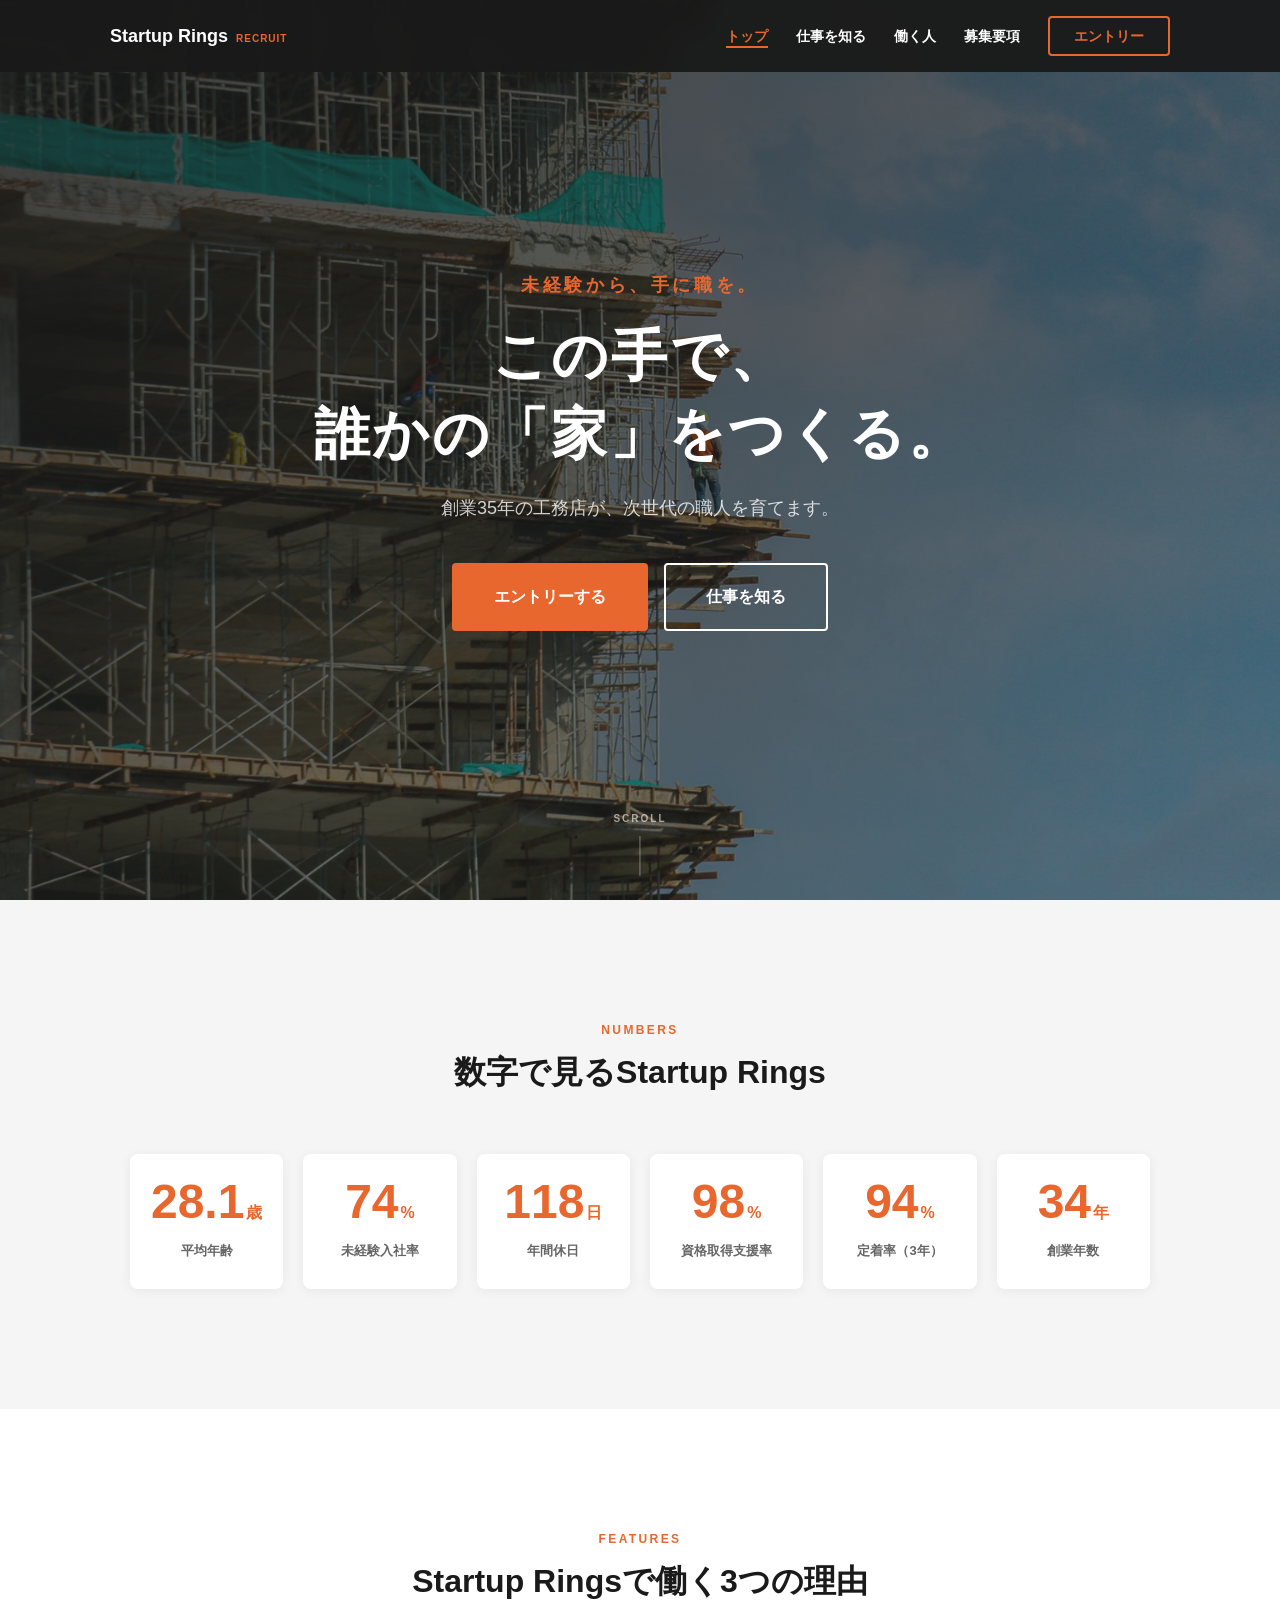
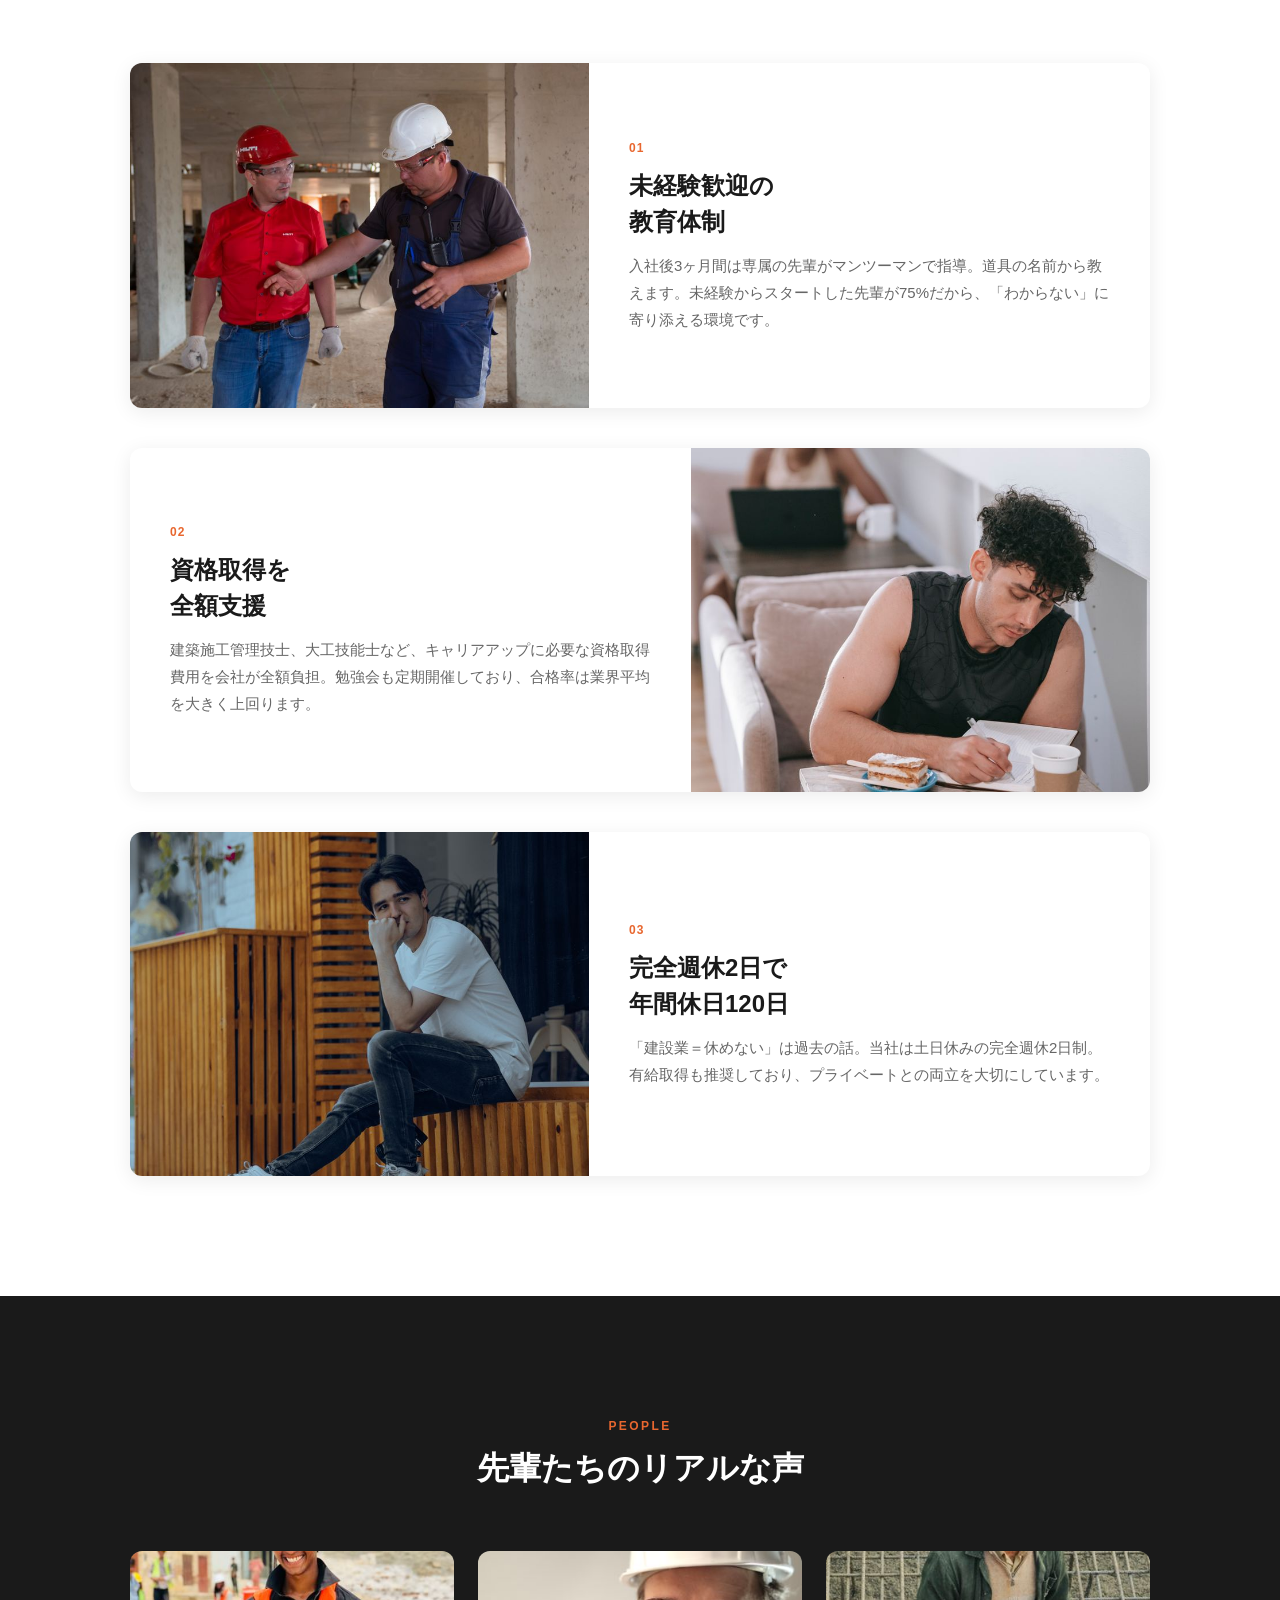
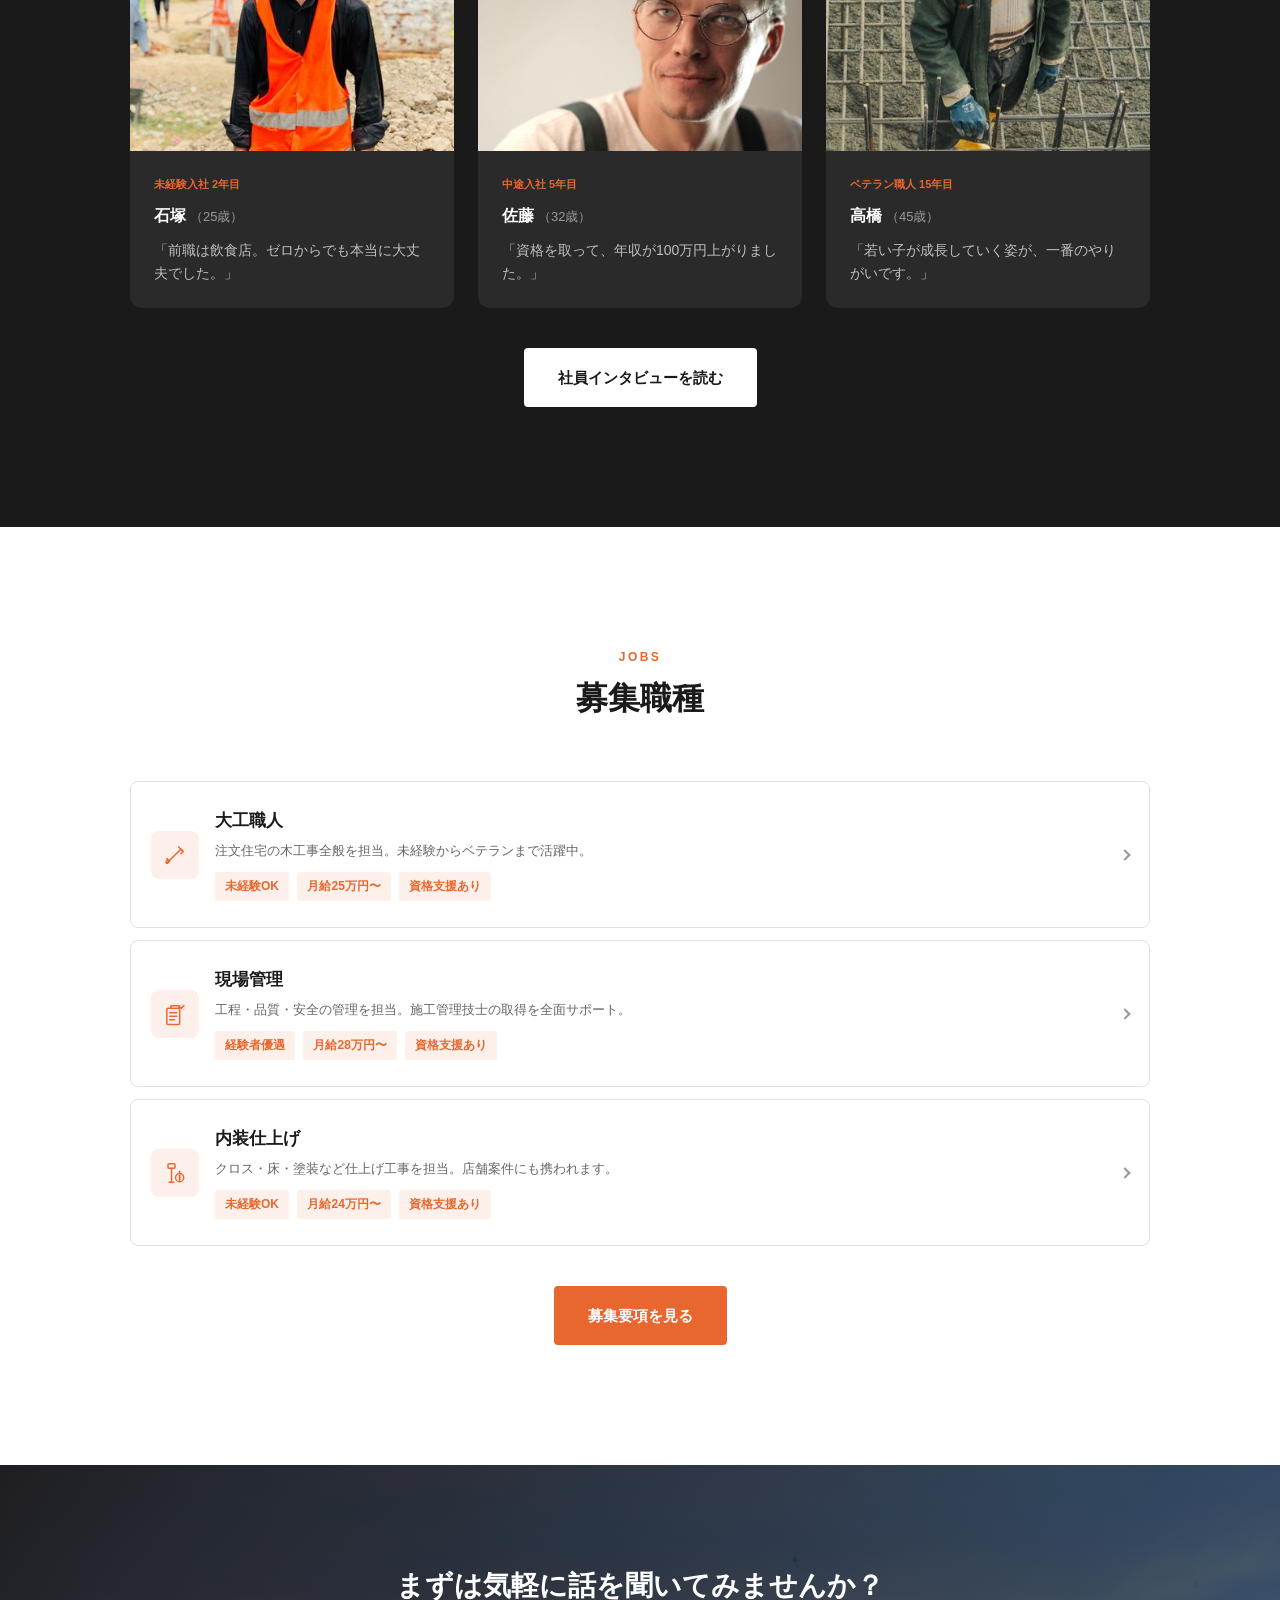
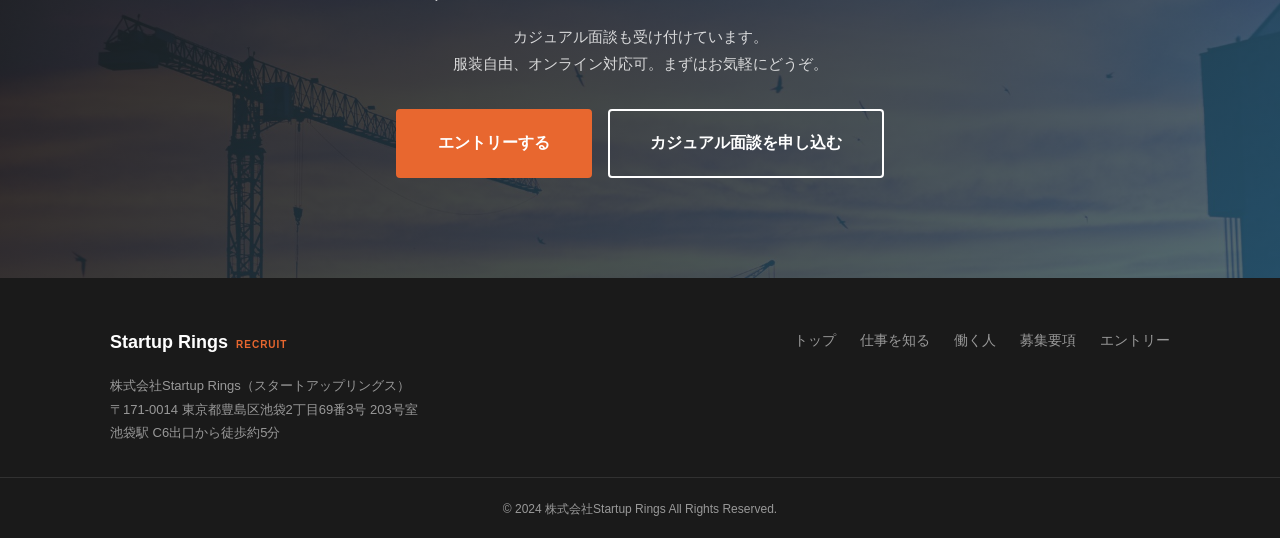
<file: sample-a/index.html>
<!DOCTYPE html>
<html lang="ja">
<head>
  <meta charset="UTF-8">
  <meta name="viewport" content="width=device-width, initial-scale=1.0">
  <title>採用情報 | 株式会社Startup Rings</title>
  <meta name="description" content="株式会社Startup Ringsの採用サイトです。未経験歓迎、資格取得全額支援、週休2日。一緒に家づくりの仕事をしませんか。">
  <link rel="stylesheet" href="style.css">
</head>
<body>
  <!-- ヘッダー -->
  <header class="header" id="header">
    <div class="header__inner">
      <a href="index.html" class="header__logo">
        <span class="header__logo-main">Startup Rings</span>
        <span class="header__logo-sub">RECRUIT</span>
      </a>
      <nav class="header__nav" id="nav" aria-label="メインナビゲーション">
        <ul class="header__nav-list">
          <li><a href="index.html" class="header__nav-link is-current">トップ</a></li>
          <li><a href="work.html" class="header__nav-link">仕事を知る</a></li>
          <li><a href="people.html" class="header__nav-link">働く人</a></li>
          <li><a href="recruit.html" class="header__nav-link">募集要項</a></li>
          <li><a href="entry.html" class="header__nav-link header__nav-link--entry">エントリー</a></li>
        </ul>
      </nav>
      <button class="header__hamburger" id="hamburger" type="button" aria-label="メニューを開く" aria-expanded="false" aria-controls="nav">
        <span class="header__hamburger-line"></span>
        <span class="header__hamburger-line"></span>
        <span class="header__hamburger-line"></span>
      </button>
    </div>
  </header>

  <main>
    <!-- ファーストビュー -->
    <section class="hero">
      <div class="hero__bg">
        <img src="images/hero-site.jpg" alt="現場で作業する職人たちの様子" class="hero__bg-img">
        <div class="hero__overlay"></div>
      </div>
      <div class="hero__content">
        <p class="hero__lead fade-in">未経験から、手に職を。</p>
        <h1 class="hero__title fade-in">この手で、<br>誰かの「家」をつくる。</h1>
        <p class="hero__sub fade-in">創業35年の工務店が、次世代の職人を育てます。</p>
        <div class="hero__actions fade-in">
          <a href="entry.html" class="btn btn--primary btn--lg">エントリーする</a>
          <a href="work.html" class="btn btn--outline btn--lg">仕事を知る</a>
        </div>
      </div>
      <div class="hero__scroll" aria-hidden="true">
        <span class="hero__scroll-text">SCROLL</span>
        <span class="hero__scroll-line"></span>
      </div>
    </section>

    <!-- 数字で見るStartup Rings -->
    <section class="numbers" id="numbers">
      <div class="container">
        <h2 class="section-title fade-in">
          <span class="section-title__en">NUMBERS</span>
          <span class="section-title__ja">数字で見るStartup Rings</span>
        </h2>
        <div class="numbers__grid">
          <div class="numbers__item fade-in">
            <span class="numbers__value"><span class="numbers__num" data-count="28.5">0</span><span class="numbers__unit">歳</span></span>
            <span class="numbers__label">平均年齢</span>
          </div>
          <div class="numbers__item fade-in">
            <span class="numbers__value"><span class="numbers__num" data-count="75">0</span><span class="numbers__unit">%</span></span>
            <span class="numbers__label">未経験入社率</span>
          </div>
          <div class="numbers__item fade-in">
            <span class="numbers__value"><span class="numbers__num" data-count="120">0</span><span class="numbers__unit">日</span></span>
            <span class="numbers__label">年間休日</span>
          </div>
          <div class="numbers__item fade-in">
            <span class="numbers__value"><span class="numbers__num" data-count="100">0</span><span class="numbers__unit">%</span></span>
            <span class="numbers__label">資格取得支援率</span>
          </div>
          <div class="numbers__item fade-in">
            <span class="numbers__value"><span class="numbers__num" data-count="96">0</span><span class="numbers__unit">%</span></span>
            <span class="numbers__label">定着率（3年）</span>
          </div>
          <div class="numbers__item fade-in">
            <span class="numbers__value"><span class="numbers__num" data-count="35">0</span><span class="numbers__unit">年</span></span>
            <span class="numbers__label">創業年数</span>
          </div>
        </div>
      </div>
    </section>

    <!-- 3つの特徴 -->
    <section class="features">
      <div class="container">
        <h2 class="section-title fade-in">
          <span class="section-title__en">FEATURES</span>
          <span class="section-title__ja">Startup Ringsで働く3つの理由</span>
        </h2>
        <div class="features__list">
          <article class="features__card fade-in">
            <div class="features__card-img">
              <img src="images/feature-education.jpg" alt="先輩職人が新人に丁寧に指導している様子" loading="lazy">
            </div>
            <div class="features__card-body">
              <span class="features__card-num">01</span>
              <h3 class="features__card-title">未経験歓迎の<br>教育体制</h3>
              <p class="features__card-text">入社後3ヶ月間は専属の先輩がマンツーマンで指導。道具の名前から教えます。未経験からスタートした先輩が75%だから、「わからない」に寄り添える環境です。</p>
            </div>
          </article>
          <article class="features__card fade-in">
            <div class="features__card-img">
              <img src="images/feature-license.jpg" alt="資格の勉強をする若手社員" loading="lazy">
            </div>
            <div class="features__card-body">
              <span class="features__card-num">02</span>
              <h3 class="features__card-title">資格取得を<br>全額支援</h3>
              <p class="features__card-text">建築施工管理技士、大工技能士など、キャリアアップに必要な資格取得費用を会社が全額負担。勉強会も定期開催しており、合格率は業界平均を大きく上回ります。</p>
            </div>
          </article>
          <article class="features__card fade-in">
            <div class="features__card-img">
              <img src="images/feature-holiday.jpg" alt="休日に趣味を楽しむ社員のイメージ" loading="lazy">
            </div>
            <div class="features__card-body">
              <span class="features__card-num">03</span>
              <h3 class="features__card-title">完全週休2日で<br>年間休日120日</h3>
              <p class="features__card-text">「建設業＝休めない」は過去の話。当社は土日休みの完全週休2日制。有給取得も推奨しており、プライベートとの両立を大切にしています。</p>
            </div>
          </article>
        </div>
      </div>
    </section>

    <!-- 社員の声 -->
    <section class="voices">
      <div class="container">
        <h2 class="section-title section-title--light fade-in">
          <span class="section-title__en">PEOPLE</span>
          <span class="section-title__ja">先輩たちのリアルな声</span>
        </h2>
        <div class="voices__grid">
          <a href="people.html#interview-1" class="voices__card fade-in">
            <div class="voices__card-img">
              <img src="images/people-tanaka.jpg" alt="石塚さんのポートレート" loading="lazy">
            </div>
            <div class="voices__card-body">
              <span class="voices__card-tag">未経験入社 2年目</span>
              <h3 class="voices__card-name">石塚<span class="voices__card-age">（25歳）</span></h3>
              <p class="voices__card-quote">「前職は飲食店。ゼロからでも本当に大丈夫でした。」</p>
            </div>
          </a>
          <a href="people.html#interview-2" class="voices__card fade-in">
            <div class="voices__card-img">
              <img src="images/people-suzuki.jpg" alt="佐藤さんのポートレート" loading="lazy">
            </div>
            <div class="voices__card-body">
              <span class="voices__card-tag">中途入社 5年目</span>
              <h3 class="voices__card-name">佐藤<span class="voices__card-age">（32歳）</span></h3>
              <p class="voices__card-quote">「資格を取って、年収が100万円上がりました。」</p>
            </div>
          </a>
          <a href="people.html#interview-3" class="voices__card fade-in">
            <div class="voices__card-img">
              <img src="images/people-yamamoto.jpg" alt="高橋さんのポートレート" loading="lazy">
            </div>
            <div class="voices__card-body">
              <span class="voices__card-tag">ベテラン職人 15年目</span>
              <h3 class="voices__card-name">高橋<span class="voices__card-age">（45歳）</span></h3>
              <p class="voices__card-quote">「若い子が成長していく姿が、一番のやりがいです。」</p>
            </div>
          </a>
        </div>
        <div class="voices__more fade-in">
          <a href="people.html" class="btn btn--white">社員インタビューを読む</a>
        </div>
      </div>
    </section>

    <!-- 募集職種 -->
    <section class="jobs">
      <div class="container">
        <h2 class="section-title fade-in">
          <span class="section-title__en">JOBS</span>
          <span class="section-title__ja">募集職種</span>
        </h2>
        <div class="jobs__list">
          <a href="recruit.html#carpenter" class="jobs__item fade-in">
            <div class="jobs__item-icon">
              <img src="images/icon-carpenter.svg" alt="" loading="lazy" aria-hidden="true">
            </div>
            <div class="jobs__item-body">
              <h3 class="jobs__item-title">大工職人</h3>
              <p class="jobs__item-text">注文住宅の木工事全般を担当。未経験からベテランまで活躍中。</p>
              <span class="jobs__item-tags">
                <span class="tag">未経験OK</span>
                <span class="tag">月給25万円〜</span>
                <span class="tag">資格支援あり</span>
              </span>
            </div>
            <span class="jobs__item-arrow" aria-hidden="true"></span>
          </a>
          <a href="recruit.html#manager" class="jobs__item fade-in">
            <div class="jobs__item-icon">
              <img src="images/icon-manager.svg" alt="" loading="lazy" aria-hidden="true">
            </div>
            <div class="jobs__item-body">
              <h3 class="jobs__item-title">現場管理</h3>
              <p class="jobs__item-text">工程・品質・安全の管理を担当。施工管理技士の取得を全面サポート。</p>
              <span class="jobs__item-tags">
                <span class="tag">経験者優遇</span>
                <span class="tag">月給28万円〜</span>
                <span class="tag">資格支援あり</span>
              </span>
            </div>
            <span class="jobs__item-arrow" aria-hidden="true"></span>
          </a>
          <a href="recruit.html#interior" class="jobs__item fade-in">
            <div class="jobs__item-icon">
              <img src="images/icon-interior.svg" alt="" loading="lazy" aria-hidden="true">
            </div>
            <div class="jobs__item-body">
              <h3 class="jobs__item-title">内装仕上げ</h3>
              <p class="jobs__item-text">クロス・床・塗装など仕上げ工事を担当。店舗案件にも携われます。</p>
              <span class="jobs__item-tags">
                <span class="tag">未経験OK</span>
                <span class="tag">月給24万円〜</span>
                <span class="tag">資格支援あり</span>
              </span>
            </div>
            <span class="jobs__item-arrow" aria-hidden="true"></span>
          </a>
        </div>
        <div class="jobs__more fade-in">
          <a href="recruit.html" class="btn btn--primary">募集要項を見る</a>
        </div>
      </div>
    </section>

    <!-- CTA -->
    <section class="cta">
      <div class="cta__bg">
        <img src="images/cta-bg.jpg" alt="夕焼けの建設現場" loading="lazy">
        <div class="cta__overlay"></div>
      </div>
      <div class="cta__content fade-in">
        <h2 class="cta__title">まずは気軽に<br class="sp-only">話を聞いてみませんか？</h2>
        <p class="cta__text">カジュアル面談も受け付けています。<br>服装自由、オンライン対応可。まずはお気軽にどうぞ。</p>
        <div class="cta__actions">
          <a href="entry.html" class="btn btn--primary btn--lg">エントリーする</a>
          <a href="entry.html#casual" class="btn btn--outline btn--lg">カジュアル面談を申し込む</a>
        </div>
      </div>
    </section>
  </main>

  <!-- フッター -->
  <footer class="footer">
    <div class="footer__inner">
      <div class="footer__info">
        <div class="footer__logo">
          <span class="footer__logo-main">Startup Rings</span>
          <span class="footer__logo-sub">RECRUIT</span>
        </div>
        <address class="footer__address">
          株式会社Startup Rings（スタートアップリングス）<br>
          〒171-0014 東京都豊島区池袋2丁目69番3号 203号室<br>
          池袋駅 C6出口から徒歩約5分
        </address>
      </div>
      <nav class="footer__nav" aria-label="フッターナビゲーション">
        <ul class="footer__nav-list">
          <li><a href="index.html">トップ</a></li>
          <li><a href="work.html">仕事を知る</a></li>
          <li><a href="people.html">働く人</a></li>
          <li><a href="recruit.html">募集要項</a></li>
          <li><a href="entry.html">エントリー</a></li>
        </ul>
      </nav>
    </div>
    <div class="footer__copy">
      <small>&copy; 2024 株式会社Startup Rings All Rights Reserved.</small>
    </div>
  </footer>

  <script src="script.js"></script>
</body>
</html>
</file>
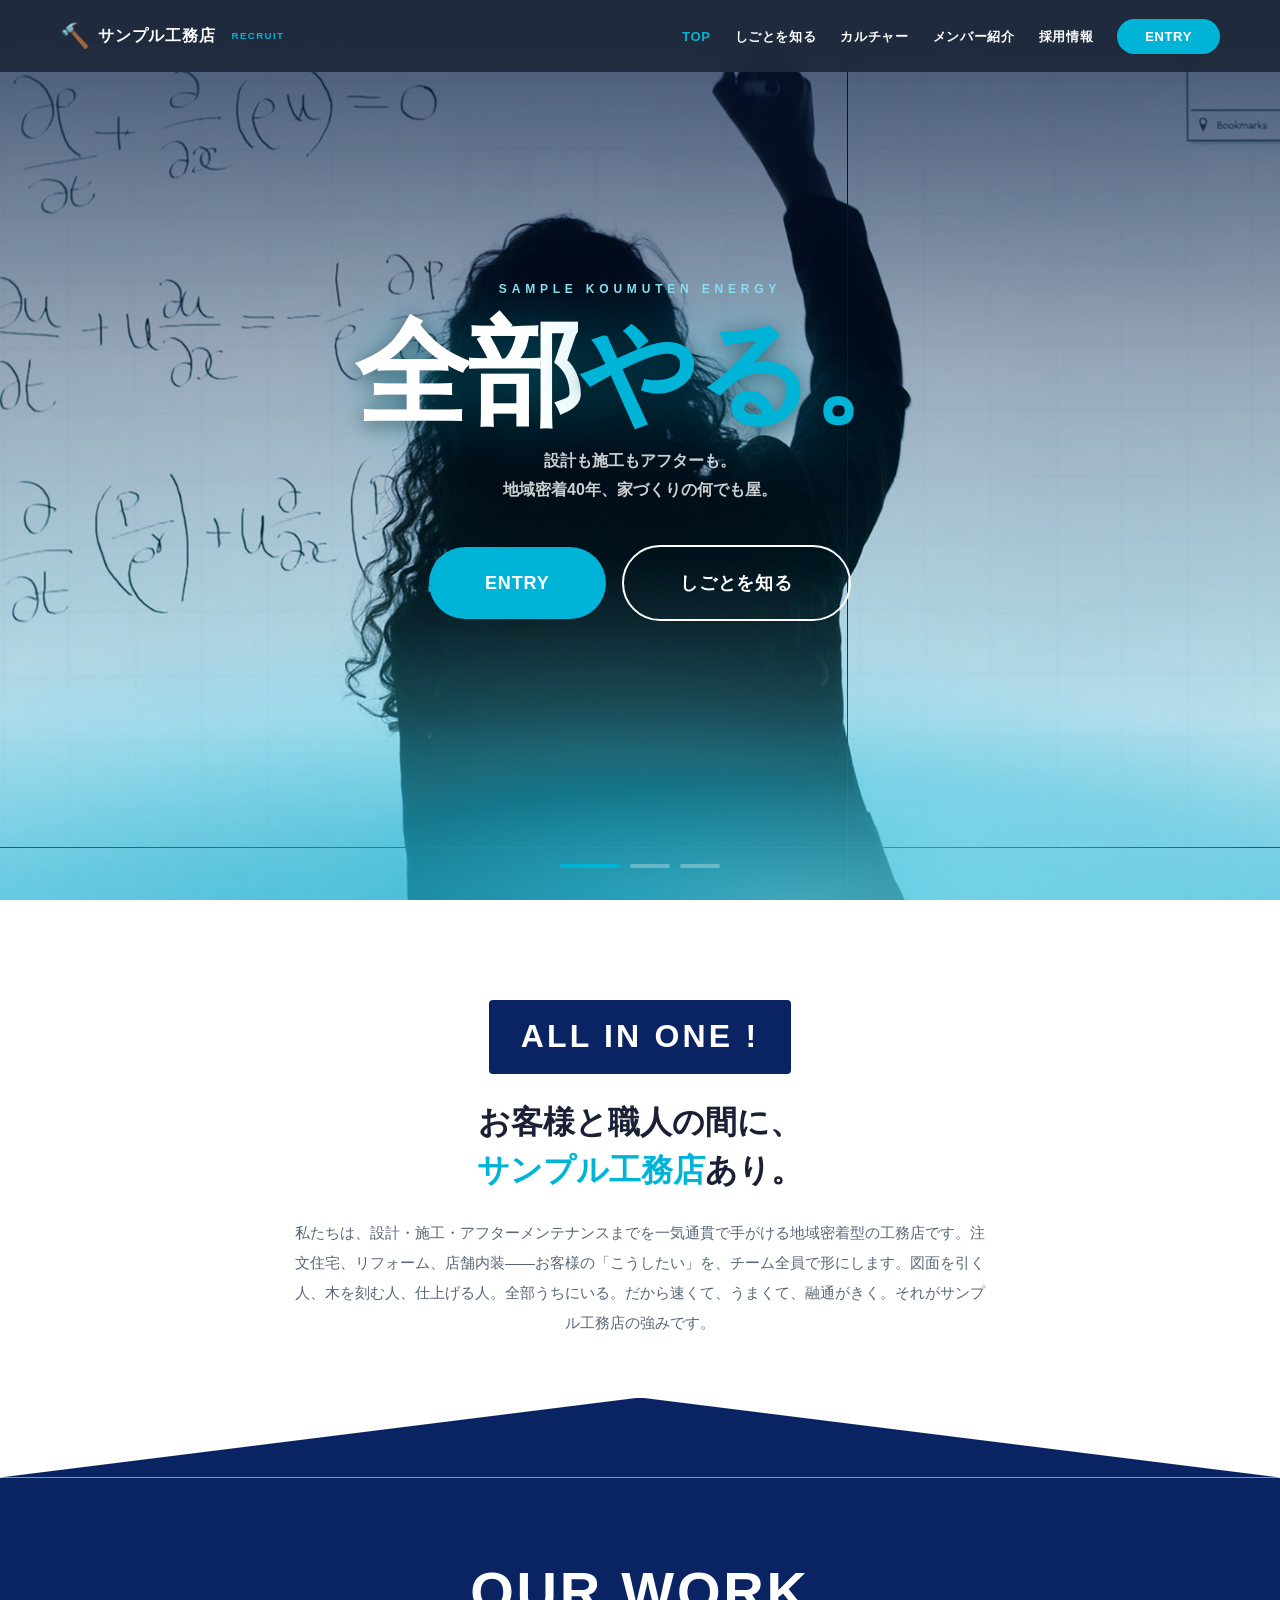
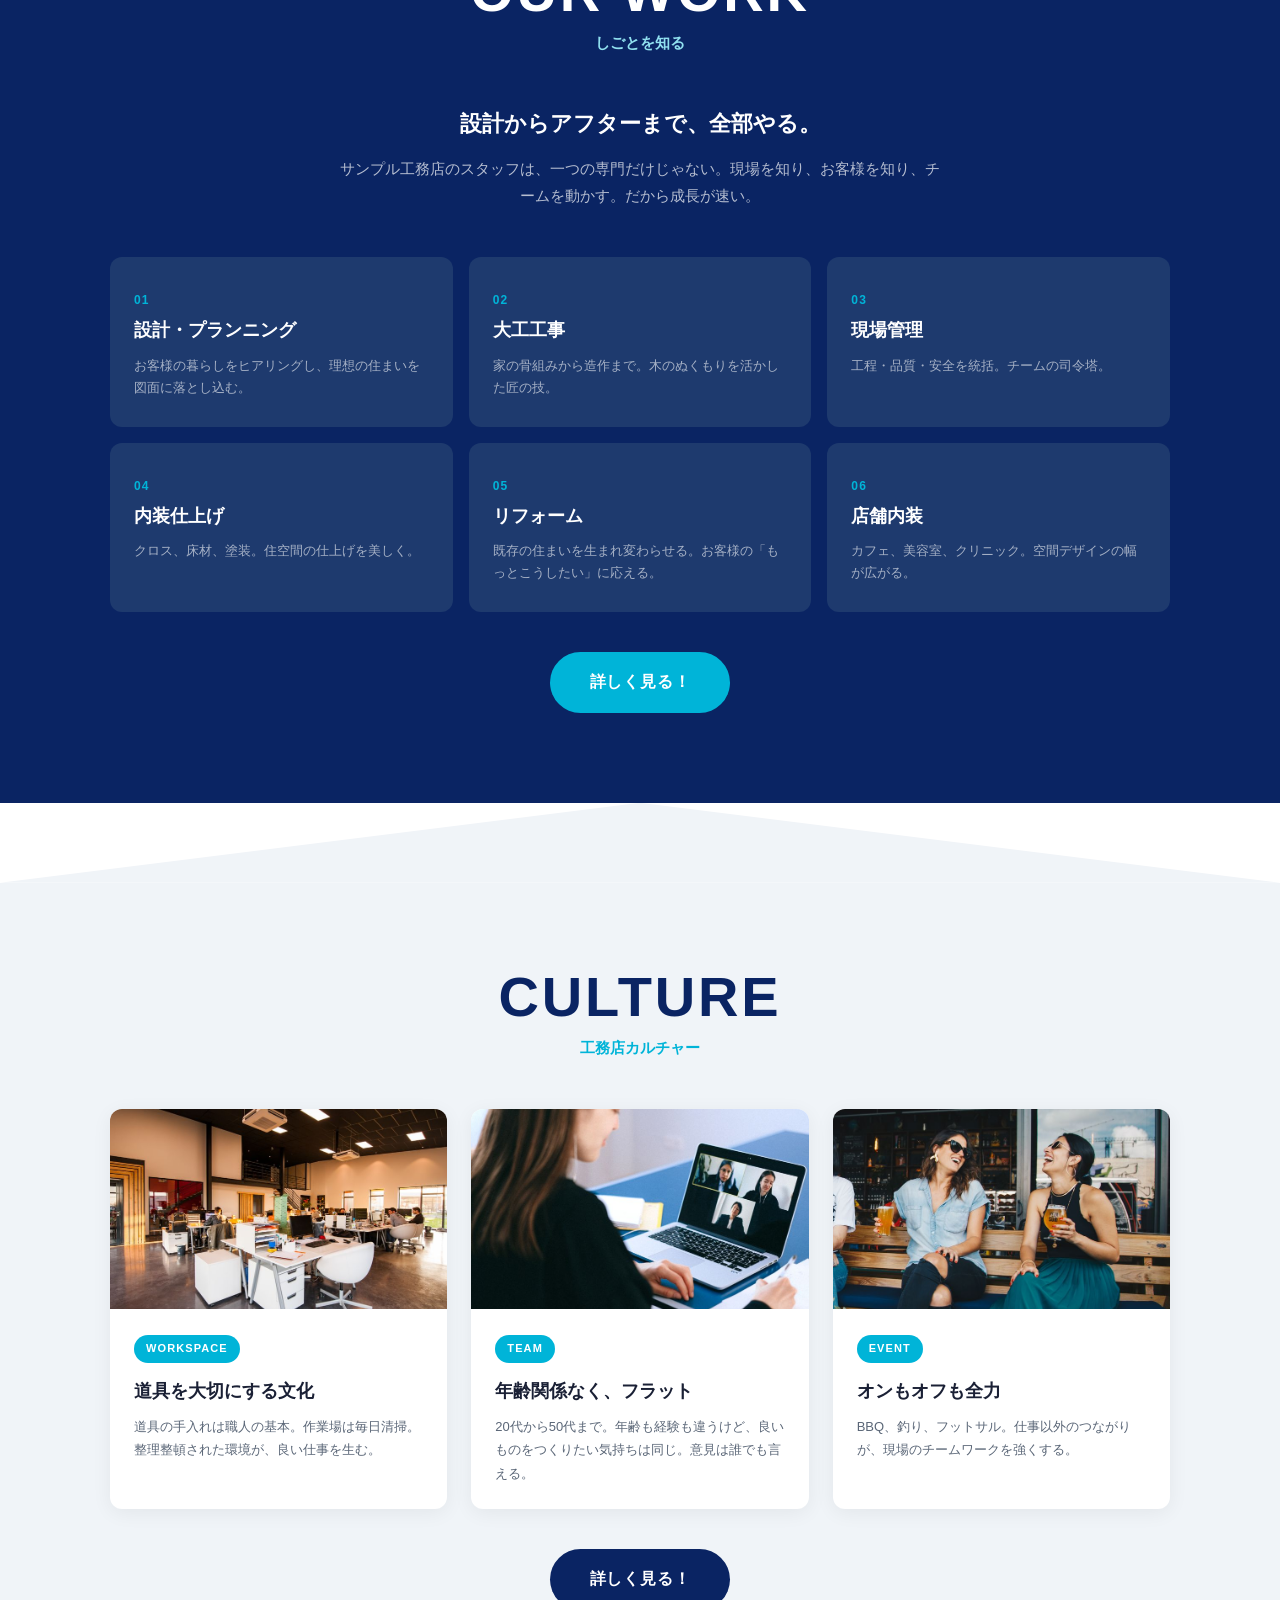
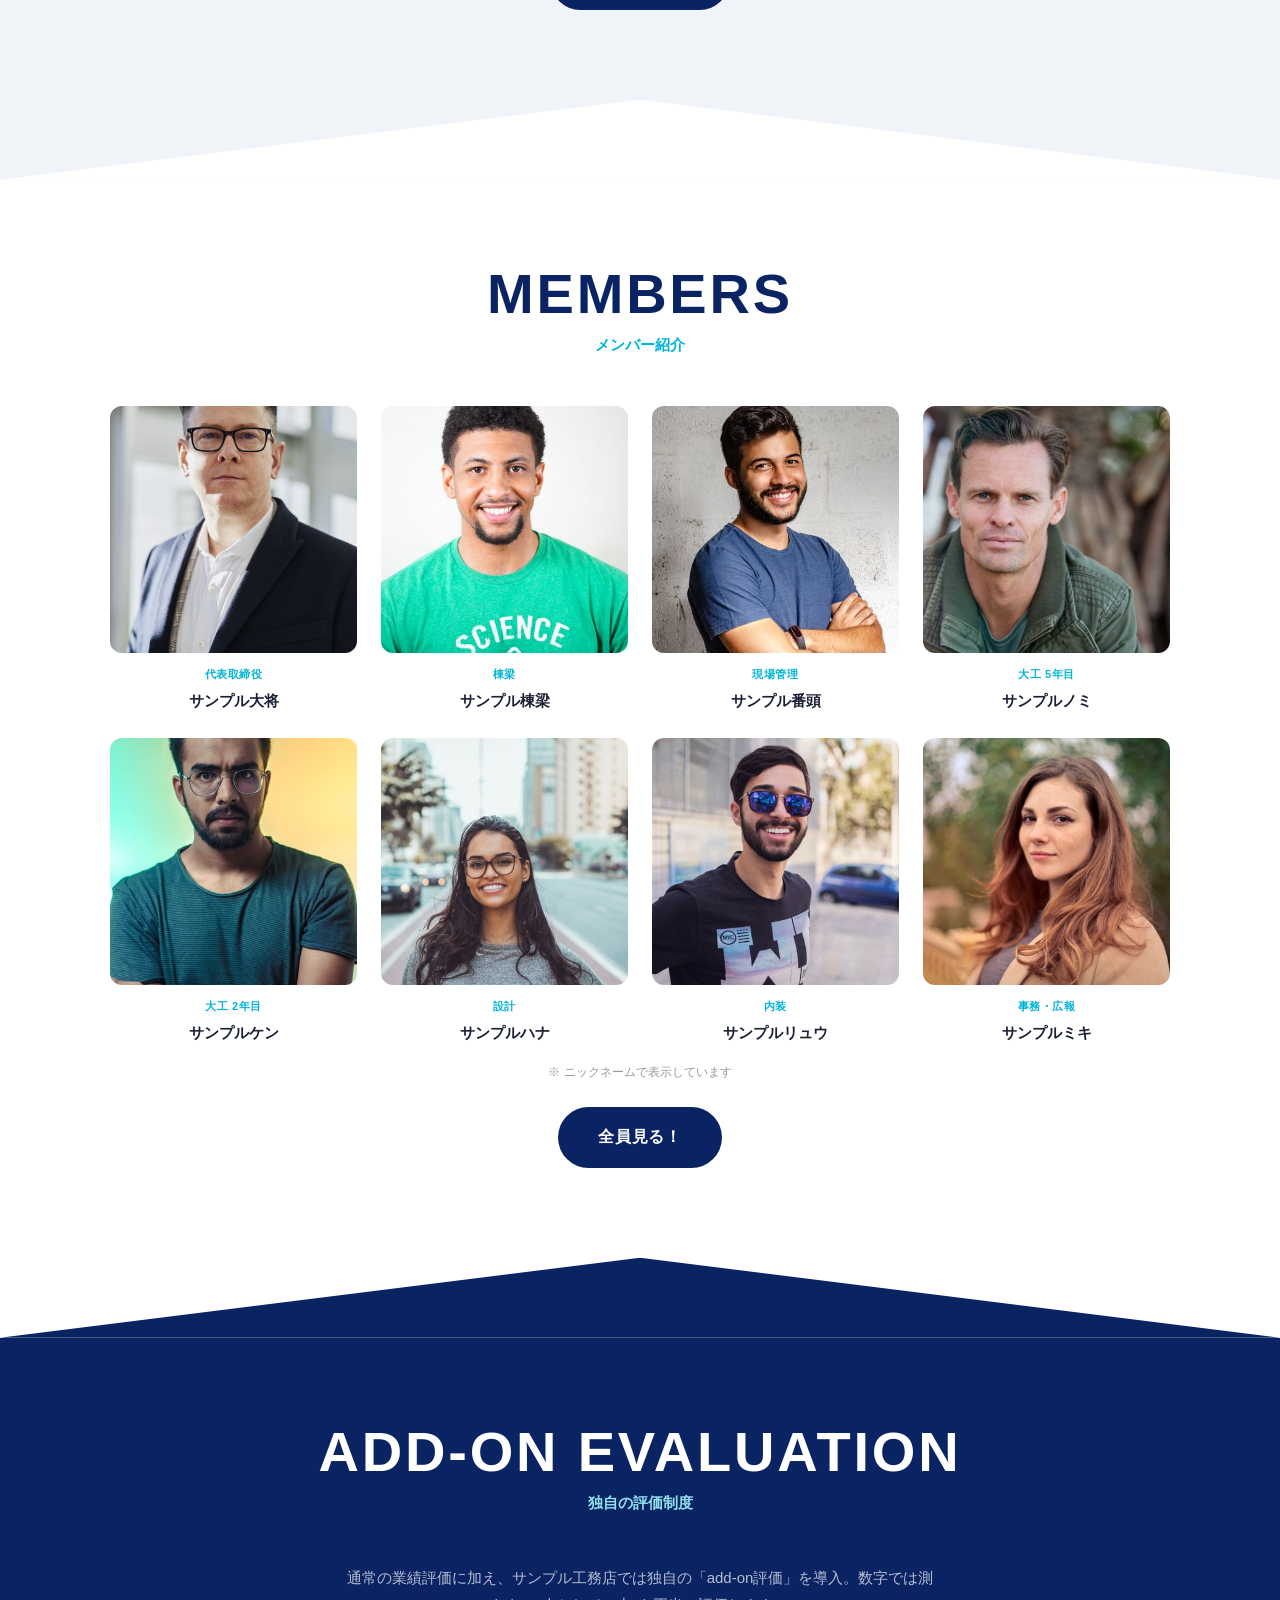
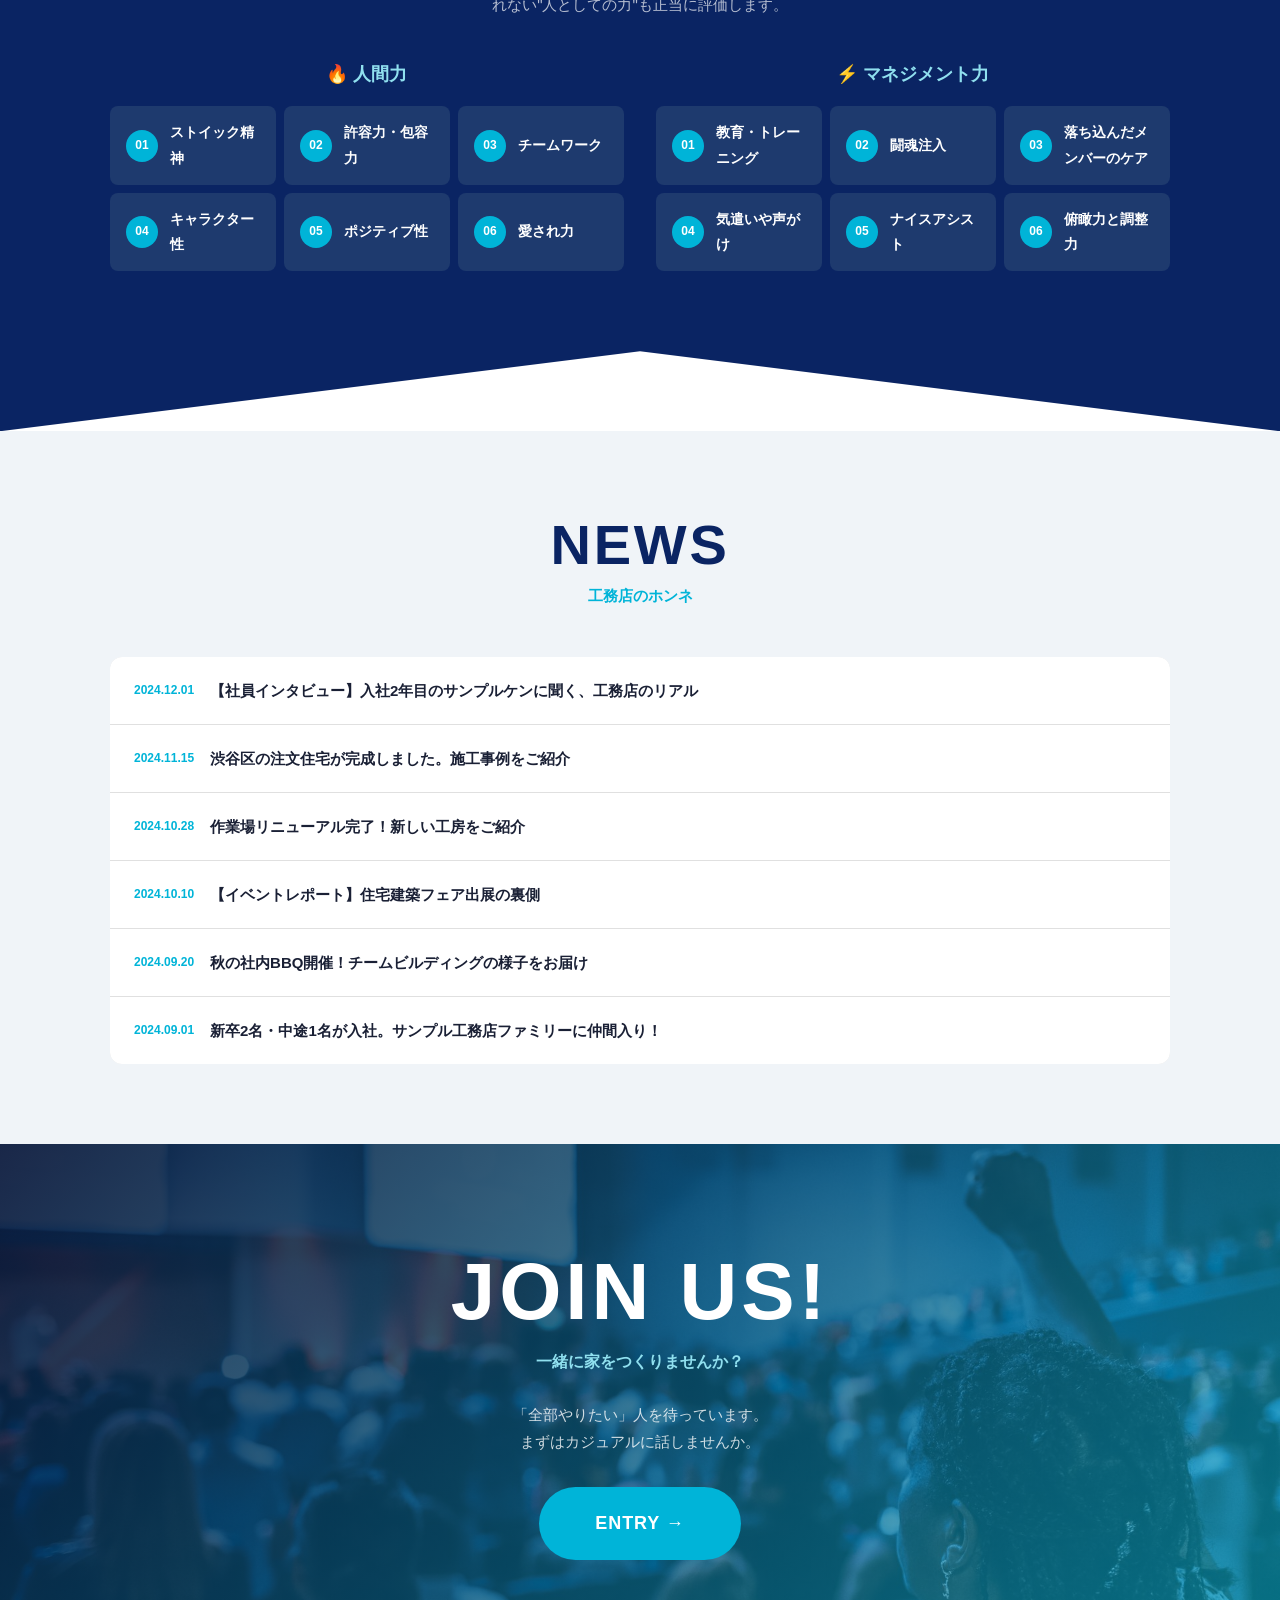
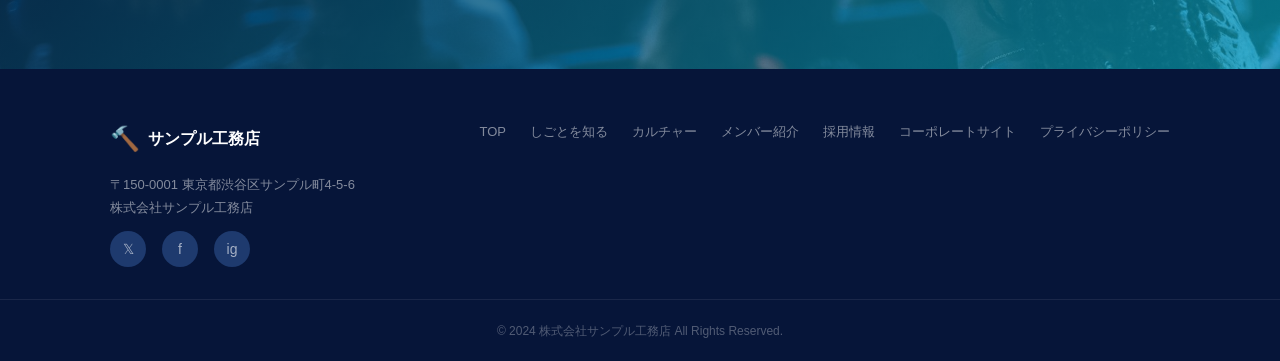
<file: sample-b/index.html>
<!DOCTYPE html>
<html lang="ja">
<head>
  <meta charset="UTF-8">
  <meta name="viewport" content="width=device-width, initial-scale=1.0">
  <title>RECRUIT | 株式会社サンプル工務店</title>
  <meta name="description" content="株式会社サンプル工務店の採用サイト。設計から施工まで一気通貫。全部やりたい人、募集中。">
  <link rel="stylesheet" href="style.css">
</head>
<body>
  <!-- ヘッダー -->
  <header class="header" id="header">
    <div class="header__inner">
      <a href="index.html" class="header__logo">
        <span class="header__logo-icon">🔨</span>
        <span class="header__logo-text">サンプル工務店</span>
        <span class="header__logo-sub">RECRUIT</span>
      </a>
      <nav class="header__nav" id="nav" aria-label="メインナビゲーション">
        <ul class="header__nav-list">
          <li><a href="index.html" class="header__nav-link is-current">TOP</a></li>
          <li><a href="job.html" class="header__nav-link">しごとを知る</a></li>
          <li><a href="culture.html" class="header__nav-link">カルチャー</a></li>
          <li><a href="members.html" class="header__nav-link">メンバー紹介</a></li>
          <li><a href="career.html" class="header__nav-link">採用情報</a></li>
          <li><a href="career.html#entry" class="header__nav-link header__nav-link--entry">ENTRY</a></li>
        </ul>
      </nav>
      <button class="header__hamburger" id="hamburger" type="button" aria-label="メニューを開く" aria-expanded="false" aria-controls="nav">
        <span class="header__hamburger-line"></span>
        <span class="header__hamburger-line"></span>
        <span class="header__hamburger-line"></span>
      </button>
    </div>
  </header>

  <main>
    <!-- ヒーロー（ばーん演出） -->
    <section class="hero">
      <div class="hero__slides">
        <div class="hero__slide is-active">
          <img src="images/hero-1.jpg" alt="現場で作業する職人たち">
          <div class="hero__slide-overlay"></div>
        </div>
        <div class="hero__slide">
          <img src="images/hero-2.jpg" alt="チームで打ち合わせするメンバー">
          <div class="hero__slide-overlay"></div>
        </div>
        <div class="hero__slide">
          <img src="images/hero-3.jpg" alt="完成した住宅の前で集合写真">
          <div class="hero__slide-overlay"></div>
        </div>
      </div>
      <div class="hero__flames">
        <div class="hero__flame"></div>
        <div class="hero__flame hero__flame--2"></div>
        <div class="hero__flame hero__flame--3"></div>
      </div>
      <div class="hero__content">
        <p class="hero__catch">SAMPLE KOUMUTEN ENERGY</p>
        <h1 class="hero__big-text">全部<span>やる。</span></h1>
        <p class="hero__sub">設計も施工もアフターも。<br>地域密着40年、家づくりの何でも屋。</p>
        <div class="hero__actions">
          <a href="career.html#entry" class="btn btn--primary btn--lg">ENTRY</a>
          <a href="job.html" class="btn btn--outline-white btn--lg">しごとを知る</a>
        </div>
      </div>
      <div class="hero__indicators">
        <button class="hero__indicator is-active" type="button" aria-label="スライド1"></button>
        <button class="hero__indicator" type="button" aria-label="スライド2"></button>
        <button class="hero__indicator" type="button" aria-label="スライド3"></button>
      </div>
    </section>

    <!-- Concept -->
    <section class="concept" id="concept">
      <div class="container">
        <div class="fade-in">
          <div class="concept__badge">ALL IN ONE !</div>
        </div>
        <h2 class="concept__heading fade-in">
          お客様と職人の間に、<br><em>サンプル工務店</em>あり。
        </h2>
        <p class="concept__text fade-in">
          私たちは、設計・施工・アフターメンテナンスまでを一気通貫で手がける地域密着型の工務店です。注文住宅、リフォーム、店舗内装——お客様の「こうしたい」を、チーム全員で形にします。図面を引く人、木を刻む人、仕上げる人。全部うちにいる。だから速くて、うまくて、融通がきく。それがサンプル工務店の強みです。
        </p>
      </div>
    </section>

    <!-- ▼ Triangle Divider -->
    <div class="triangle-divider triangle-divider--navy"></div>

    <!-- Job Section -->
    <section class="job-section" id="job">
      <div class="container">
        <h2 class="section-title section-title--white fade-in">
          <span class="section-title__en">OUR WORK</span>
          <span class="section-title__ja">しごとを知る</span>
        </h2>
        <div class="job__intro fade-in">
          <h3 class="job__intro-heading">設計からアフターまで、全部やる。</h3>
          <p class="job__intro-text">サンプル工務店のスタッフは、一つの専門だけじゃない。現場を知り、お客様を知り、チームを動かす。だから成長が速い。</p>
        </div>
        <div class="job__grid">
          <div class="job__card fade-in">
            <span class="job__card-num">01</span>
            <h4 class="job__card-title">設計・プランニング</h4>
            <p class="job__card-text">お客様の暮らしをヒアリングし、理想の住まいを図面に落とし込む。</p>
          </div>
          <div class="job__card fade-in">
            <span class="job__card-num">02</span>
            <h4 class="job__card-title">大工工事</h4>
            <p class="job__card-text">家の骨組みから造作まで。木のぬくもりを活かした匠の技。</p>
          </div>
          <div class="job__card fade-in">
            <span class="job__card-num">03</span>
            <h4 class="job__card-title">現場管理</h4>
            <p class="job__card-text">工程・品質・安全を統括。チームの司令塔。</p>
          </div>
          <div class="job__card fade-in">
            <span class="job__card-num">04</span>
            <h4 class="job__card-title">内装仕上げ</h4>
            <p class="job__card-text">クロス、床材、塗装。住空間の仕上げを美しく。</p>
          </div>
          <div class="job__card fade-in">
            <span class="job__card-num">05</span>
            <h4 class="job__card-title">リフォーム</h4>
            <p class="job__card-text">既存の住まいを生まれ変わらせる。お客様の「もっとこうしたい」に応える。</p>
          </div>
          <div class="job__card fade-in">
            <span class="job__card-num">06</span>
            <h4 class="job__card-title">店舗内装</h4>
            <p class="job__card-text">カフェ、美容室、クリニック。空間デザインの幅が広がる。</p>
          </div>
        </div>
        <div class="job__more fade-in">
          <a href="job.html" class="btn btn--primary">詳しく見る！</a>
        </div>
      </div>
    </section>

    <!-- ▼ Triangle Divider -->
    <div class="triangle-divider triangle-divider--gray"></div>

    <!-- Culture Section -->
    <section class="culture-section" id="culture">
      <div class="container">
        <h2 class="section-title fade-in">
          <span class="section-title__en">CULTURE</span>
          <span class="section-title__ja">工務店カルチャー</span>
        </h2>
        <div class="culture__grid">
          <article class="culture__card fade-in">
            <div class="culture__card-img">
              <img src="images/culture-office.jpg" alt="道具が整然と並ぶ作業場" loading="lazy">
            </div>
            <div class="culture__card-body">
              <span class="culture__card-tag">WORKSPACE</span>
              <h3 class="culture__card-title">道具を大切にする文化</h3>
              <p class="culture__card-text">道具の手入れは職人の基本。作業場は毎日清掃。整理整頓された環境が、良い仕事を生む。</p>
            </div>
          </article>
          <article class="culture__card fade-in">
            <div class="culture__card-img">
              <img src="images/culture-hybrid.jpg" alt="若手とベテランが話し合う様子" loading="lazy">
            </div>
            <div class="culture__card-body">
              <span class="culture__card-tag">TEAM</span>
              <h3 class="culture__card-title">年齢関係なく、フラット</h3>
              <p class="culture__card-text">20代から50代まで。年齢も経験も違うけど、良いものをつくりたい気持ちは同じ。意見は誰でも言える。</p>
            </div>
          </article>
          <article class="culture__card fade-in">
            <div class="culture__card-img">
              <img src="images/culture-event.jpg" alt="BBQで楽しむメンバー" loading="lazy">
            </div>
            <div class="culture__card-body">
              <span class="culture__card-tag">EVENT</span>
              <h3 class="culture__card-title">オンもオフも全力</h3>
              <p class="culture__card-text">BBQ、釣り、フットサル。仕事以外のつながりが、現場のチームワークを強くする。</p>
            </div>
          </article>
        </div>
        <div style="text-align:center; margin-top:40px;" class="fade-in">
          <a href="culture.html" class="btn btn--navy">詳しく見る！</a>
        </div>
      </div>
    </section>

    <!-- ▼ Triangle Divider -->
    <div class="triangle-divider triangle-divider--white-from-gray"></div>

    <!-- Members Section -->
    <section class="members-section" id="members">
      <div class="container">
        <h2 class="section-title fade-in">
          <span class="section-title__en">MEMBERS</span>
          <span class="section-title__ja">メンバー紹介</span>
        </h2>
        <div class="members__grid">
          <div class="member__card fade-in">
            <div class="member__photo">
              <img src="images/member-1a.jpg" alt="サンプル大将のポートレート" class="member__photo-normal">
              <img src="images/member-1b.jpg" alt="サンプル大将の変顔" class="member__photo-funny">
            </div>
            <p class="member__role">代表取締役</p>
            <p class="member__name">サンプル大将</p>
          </div>
          <div class="member__card fade-in">
            <div class="member__photo">
              <img src="images/member-2a.jpg" alt="サンプル棟梁のポートレート" class="member__photo-normal">
              <img src="images/member-2b.jpg" alt="サンプル棟梁の変顔" class="member__photo-funny">
            </div>
            <p class="member__role">棟梁</p>
            <p class="member__name">サンプル棟梁</p>
          </div>
          <div class="member__card fade-in">
            <div class="member__photo">
              <img src="images/member-3a.jpg" alt="サンプル番頭のポートレート" class="member__photo-normal">
              <img src="images/member-3b.jpg" alt="サンプル番頭の変顔" class="member__photo-funny">
            </div>
            <p class="member__role">現場管理</p>
            <p class="member__name">サンプル番頭</p>
          </div>
          <div class="member__card fade-in">
            <div class="member__photo">
              <img src="images/member-4a.jpg" alt="サンプルノミのポートレート" class="member__photo-normal">
              <img src="images/member-4b.jpg" alt="サンプルノミの変顔" class="member__photo-funny">
            </div>
            <p class="member__role">大工 5年目</p>
            <p class="member__name">サンプルノミ</p>
          </div>
          <div class="member__card fade-in">
            <div class="member__photo">
              <img src="images/member-5a.jpg" alt="サンプルケンのポートレート" class="member__photo-normal">
              <img src="images/member-5b.jpg" alt="サンプルケンの変顔" class="member__photo-funny">
            </div>
            <p class="member__role">大工 2年目</p>
            <p class="member__name">サンプルケン</p>
          </div>
          <div class="member__card fade-in">
            <div class="member__photo">
              <img src="images/member-6a.jpg" alt="サンプルハナのポートレート" class="member__photo-normal">
              <img src="images/member-6b.jpg" alt="サンプルハナの変顔" class="member__photo-funny">
            </div>
            <p class="member__role">設計</p>
            <p class="member__name">サンプルハナ</p>
          </div>
          <div class="member__card fade-in">
            <div class="member__photo">
              <img src="images/member-7a.jpg" alt="サンプルリュウのポートレート" class="member__photo-normal">
              <img src="images/member-7b.jpg" alt="サンプルリュウの変顔" class="member__photo-funny">
            </div>
            <p class="member__role">内装</p>
            <p class="member__name">サンプルリュウ</p>
          </div>
          <div class="member__card fade-in">
            <div class="member__photo">
              <img src="images/member-8a.jpg" alt="サンプルミキのポートレート" class="member__photo-normal">
              <img src="images/member-8b.jpg" alt="サンプルミキの変顔" class="member__photo-funny">
            </div>
            <p class="member__role">事務・広報</p>
            <p class="member__name">サンプルミキ</p>
          </div>
        </div>
        <p style="text-align:center; font-size:0.75rem; color:#999; margin-top:16px;">※ ニックネームで表示しています</p>
        <div style="text-align:center; margin-top:24px;" class="fade-in">
          <a href="members.html" class="btn btn--navy">全員見る！</a>
        </div>
      </div>
    </section>

    <!-- ▼ Triangle Divider -->
    <div class="triangle-divider triangle-divider--navy"></div>

    <!-- Evaluation Section -->
    <section class="eval-section" id="eval">
      <div class="container">
        <h2 class="section-title section-title--white fade-in">
          <span class="section-title__en">ADD-ON EVALUATION</span>
          <span class="section-title__ja">独自の評価制度</span>
        </h2>
        <div class="eval__intro fade-in">
          <p class="eval__intro-text">通常の業績評価に加え、サンプル工務店では独自の「add-on評価」を導入。数字では測れない"人としての力"も正当に評価します。</p>
        </div>
        <div class="eval__categories">
          <div class="fade-in">
            <h3 class="eval__category-title">🔥 人間力</h3>
            <div class="eval__list">
              <div class="eval__item"><span class="eval__item-num">01</span><span class="eval__item-text">ストイック精神</span></div>
              <div class="eval__item"><span class="eval__item-num">02</span><span class="eval__item-text">許容力・包容力</span></div>
              <div class="eval__item"><span class="eval__item-num">03</span><span class="eval__item-text">チームワーク</span></div>
              <div class="eval__item"><span class="eval__item-num">04</span><span class="eval__item-text">キャラクター性</span></div>
              <div class="eval__item"><span class="eval__item-num">05</span><span class="eval__item-text">ポジティブ性</span></div>
              <div class="eval__item"><span class="eval__item-num">06</span><span class="eval__item-text">愛され力</span></div>
            </div>
          </div>
          <div class="fade-in">
            <h3 class="eval__category-title">⚡ マネジメント力</h3>
            <div class="eval__list">
              <div class="eval__item"><span class="eval__item-num">01</span><span class="eval__item-text">教育・トレーニング</span></div>
              <div class="eval__item"><span class="eval__item-num">02</span><span class="eval__item-text">闘魂注入</span></div>
              <div class="eval__item"><span class="eval__item-num">03</span><span class="eval__item-text">落ち込んだメンバーのケア</span></div>
              <div class="eval__item"><span class="eval__item-num">04</span><span class="eval__item-text">気遣いや声がけ</span></div>
              <div class="eval__item"><span class="eval__item-num">05</span><span class="eval__item-text">ナイスアシスト</span></div>
              <div class="eval__item"><span class="eval__item-num">06</span><span class="eval__item-text">俯瞰力と調整力</span></div>
            </div>
          </div>
        </div>
      </div>
    </section>

    <!-- ▼ Triangle Divider -->
    <div class="triangle-divider triangle-divider--white"></div>

    <!-- News Section -->
    <section class="news-section" id="news">
      <div class="container">
        <h2 class="section-title fade-in">
          <span class="section-title__en">NEWS</span>
          <span class="section-title__ja">工務店のホンネ</span>
        </h2>
        <div class="news__list fade-in">
          <a href="#" class="news__item">
            <span class="news__date">2024.12.01</span>
            <span class="news__title">【社員インタビュー】入社2年目のサンプルケンに聞く、工務店のリアル</span>
          </a>
          <a href="#" class="news__item">
            <span class="news__date">2024.11.15</span>
            <span class="news__title">渋谷区の注文住宅が完成しました。施工事例をご紹介</span>
          </a>
          <a href="#" class="news__item">
            <span class="news__date">2024.10.28</span>
            <span class="news__title">作業場リニューアル完了！新しい工房をご紹介</span>
          </a>
          <a href="#" class="news__item">
            <span class="news__date">2024.10.10</span>
            <span class="news__title">【イベントレポート】住宅建築フェア出展の裏側</span>
          </a>
          <a href="#" class="news__item">
            <span class="news__date">2024.09.20</span>
            <span class="news__title">秋の社内BBQ開催！チームビルディングの様子をお届け</span>
          </a>
          <a href="#" class="news__item">
            <span class="news__date">2024.09.01</span>
            <span class="news__title">新卒2名・中途1名が入社。サンプル工務店ファミリーに仲間入り！</span>
          </a>
        </div>
      </div>
    </section>

    <!-- CTA (JOIN US!) -->
    <section class="cta">
      <div class="cta__bg">
        <img src="images/cta-bg.jpg" alt="夕焼けの現場とチーム" loading="lazy">
        <div class="cta__overlay"></div>
      </div>
      <div class="cta__content fade-in">
        <p class="cta__en">JOIN US!</p>
        <p class="cta__ja">一緒に家をつくりませんか？</p>
        <p class="cta__text">「全部やりたい」人を待っています。<br>まずはカジュアルに話しませんか。</p>
        <a href="career.html#entry" class="btn btn--primary btn--lg">ENTRY →</a>
      </div>
    </section>
  </main>

  <!-- フッター -->
  <footer class="footer">
    <div class="footer__inner">
      <div class="footer__info">
        <div class="footer__logo">
          <span class="footer__logo-icon">🔨</span>
          <span class="footer__logo-text">サンプル工務店</span>
        </div>
        <address class="footer__address">
          〒150-0001 東京都渋谷区サンプル町4-5-6<br>
          株式会社サンプル工務店
        </address>
        <div class="footer__social">
          <a href="#" aria-label="X (Twitter)">𝕏</a>
          <a href="#" aria-label="Facebook">f</a>
          <a href="#" aria-label="Instagram">ig</a>
        </div>
      </div>
      <nav class="footer__nav" aria-label="フッターナビゲーション">
        <ul class="footer__nav-list">
          <li><a href="index.html">TOP</a></li>
          <li><a href="job.html">しごとを知る</a></li>
          <li><a href="culture.html">カルチャー</a></li>
          <li><a href="members.html">メンバー紹介</a></li>
          <li><a href="career.html">採用情報</a></li>
          <li><a href="#">コーポレートサイト</a></li>
          <li><a href="#">プライバシーポリシー</a></li>
        </ul>
      </nav>
    </div>
    <div class="footer__copy">
      <small>&copy; 2024 株式会社サンプル工務店 All Rights Reserved.</small>
    </div>
  </footer>

  <script src="script.js"></script>
</body>
</html>
</file>
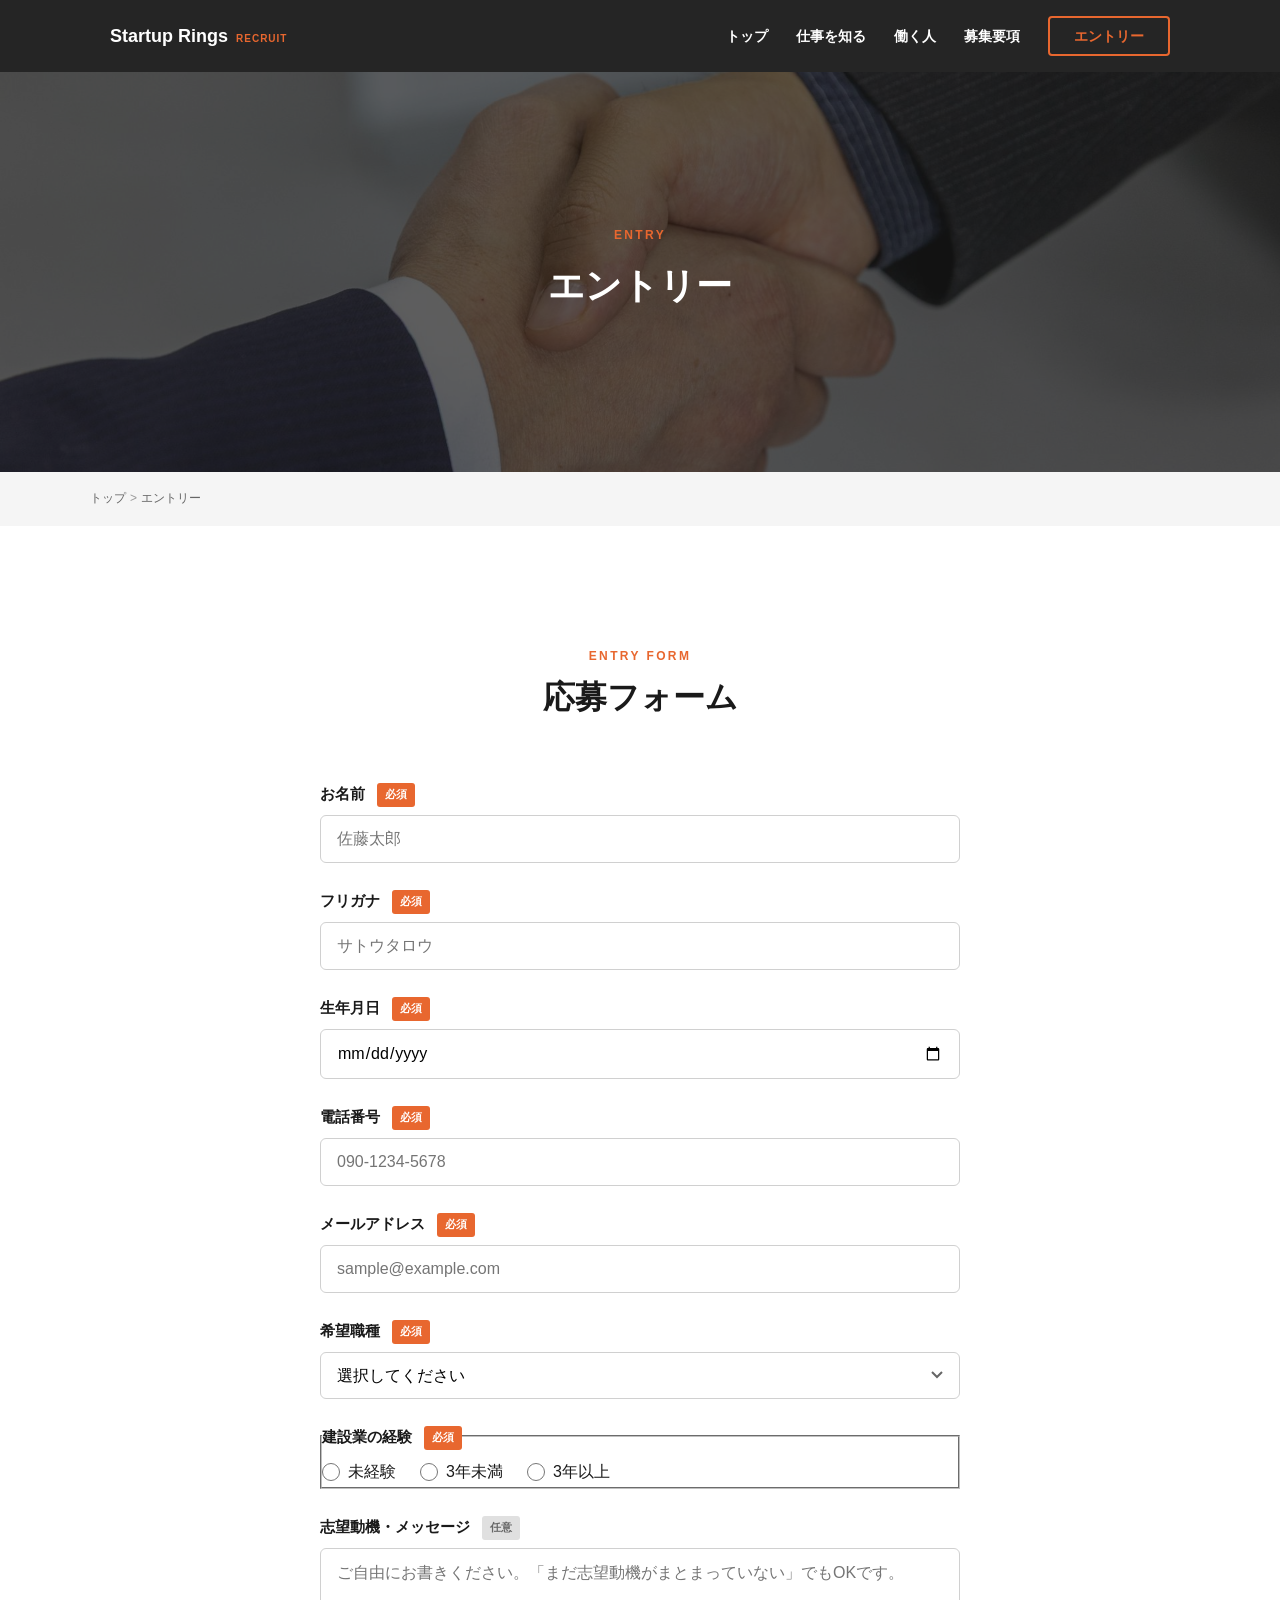
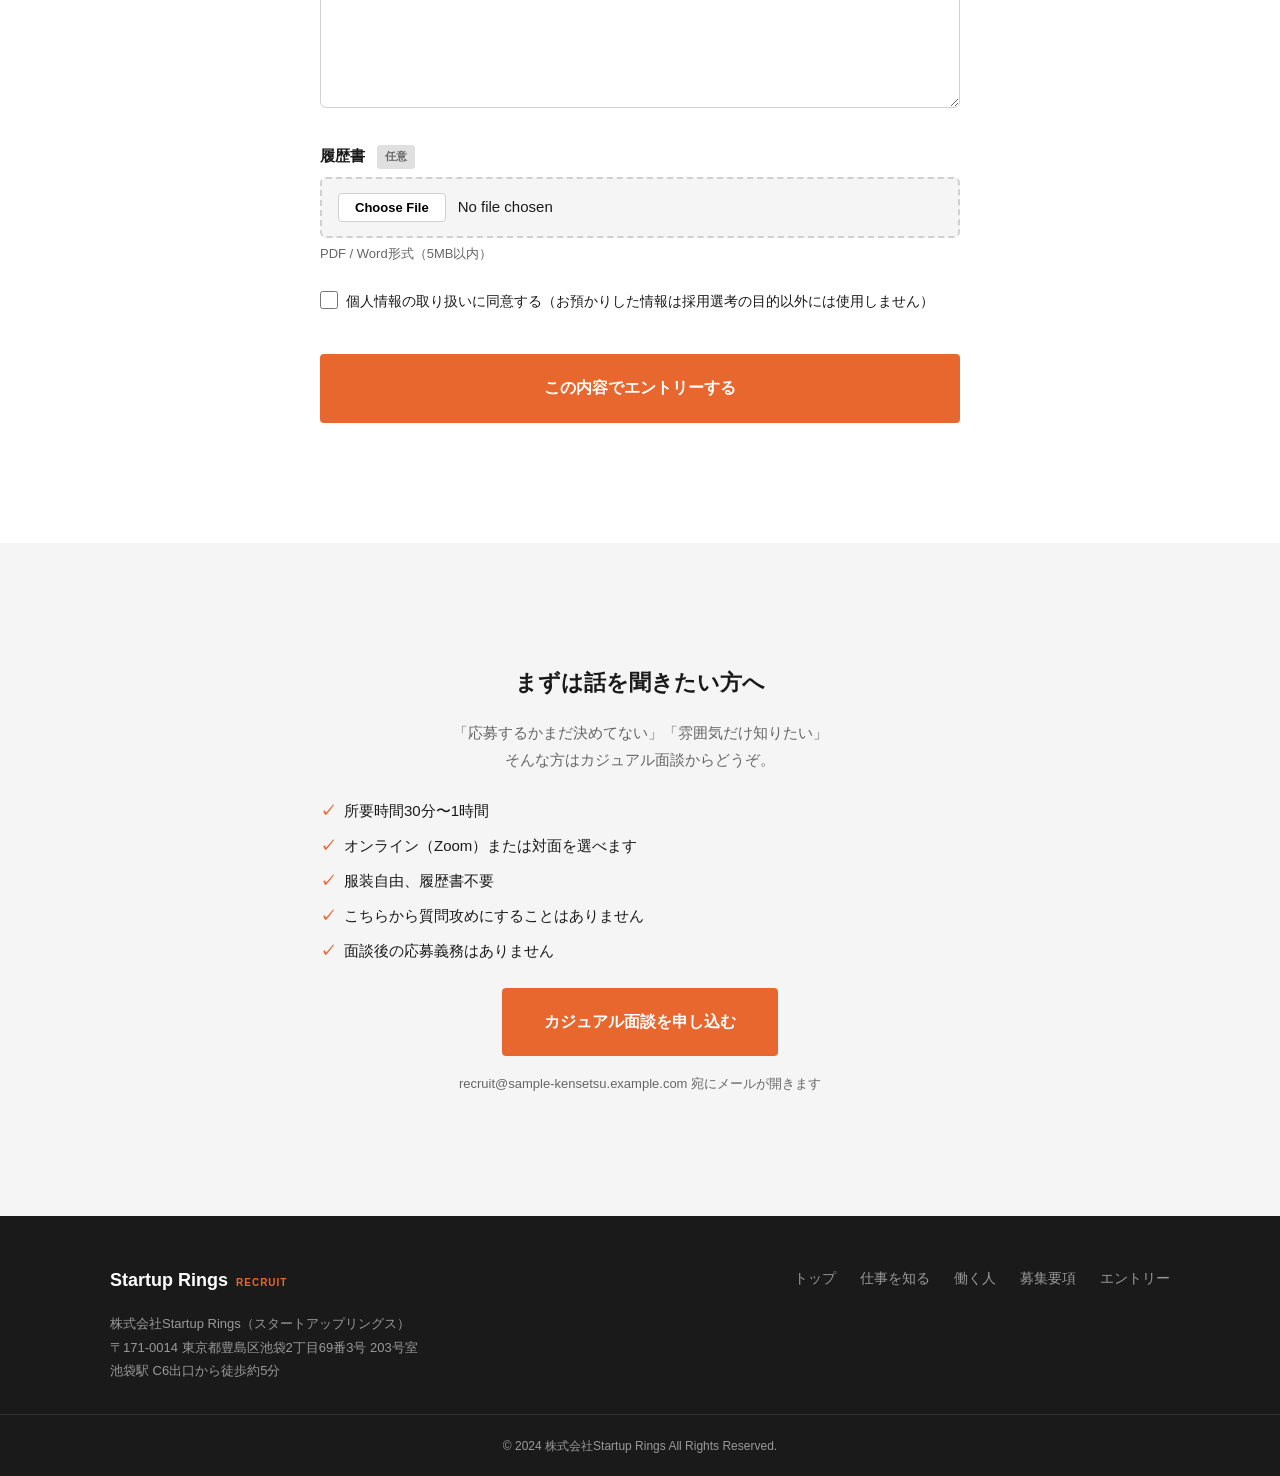
<file: sample-a/entry.html>
<!DOCTYPE html>
<html lang="ja">
<head>
  <meta charset="UTF-8">
  <meta name="viewport" content="width=device-width, initial-scale=1.0">
  <title>エントリー | 株式会社Startup Rings</title>
  <meta name="description" content="Startup Ringsへのエントリーフォーム。未経験歓迎、書類選考なし。カジュアル面談も受け付けています。">
  <link rel="stylesheet" href="style.css">
</head>
<body>
  <!-- ヘッダー -->
  <header class="header" id="header">
    <div class="header__inner">
      <a href="index.html" class="header__logo">
        <span class="header__logo-main">Startup Rings</span>
        <span class="header__logo-sub">RECRUIT</span>
      </a>
      <nav class="header__nav" id="nav" aria-label="メインナビゲーション">
        <ul class="header__nav-list">
          <li><a href="index.html" class="header__nav-link">トップ</a></li>
          <li><a href="work.html" class="header__nav-link">仕事を知る</a></li>
          <li><a href="people.html" class="header__nav-link">働く人</a></li>
          <li><a href="recruit.html" class="header__nav-link">募集要項</a></li>
          <li><a href="entry.html" class="header__nav-link header__nav-link--entry is-current">エントリー</a></li>
        </ul>
      </nav>
      <button class="header__hamburger" id="hamburger" type="button" aria-label="メニューを開く" aria-expanded="false" aria-controls="nav">
        <span class="header__hamburger-line"></span>
        <span class="header__hamburger-line"></span>
        <span class="header__hamburger-line"></span>
      </button>
    </div>
  </header>

  <main>
    <!-- ページヒーロー -->
    <section class="page-hero">
      <div class="page-hero__bg">
        <img src="images/hero-entry.jpg" alt="明るい現場で握手するスタッフ">
        <div class="page-hero__overlay"></div>
      </div>
      <div class="page-hero__content">
        <span class="page-hero__en">ENTRY</span>
        <h1 class="page-hero__title">エントリー</h1>
      </div>
    </section>

    <!-- パンくず -->
    <nav class="breadcrumb" aria-label="パンくずリスト">
      <ol class="breadcrumb__list">
        <li><a href="index.html">トップ</a></li>
        <li>エントリー</li>
      </ol>
    </nav>

    <!-- エントリーフォーム -->
    <section class="entry-section" id="entry">
      <div class="container">
        <h2 class="section-title fade-in">
          <span class="section-title__en">ENTRY FORM</span>
          <span class="section-title__ja">応募フォーム</span>
        </h2>

        <form class="entry-form fade-in" id="entry-form" novalidate>
          <!-- 氏名 -->
          <div class="form__group">
            <label class="form__label" for="name">
              お名前
              <span class="form__required">必須</span>
            </label>
            <input type="text" id="name" name="name" class="form__input" placeholder="佐藤太郎" required autocomplete="name">
            <p class="form__error" aria-live="polite"></p>
          </div>

          <!-- フリガナ -->
          <div class="form__group">
            <label class="form__label" for="kana">
              フリガナ
              <span class="form__required">必須</span>
            </label>
            <input type="text" id="kana" name="kana" class="form__input" placeholder="サトウタロウ" required>
            <p class="form__error" aria-live="polite"></p>
          </div>

          <!-- 生年月日 -->
          <div class="form__group">
            <label class="form__label" for="birthday">
              生年月日
              <span class="form__required">必須</span>
            </label>
            <input type="date" id="birthday" name="birthday" class="form__input" required>
            <p class="form__error" aria-live="polite"></p>
          </div>

          <!-- 電話番号 -->
          <div class="form__group">
            <label class="form__label" for="tel">
              電話番号
              <span class="form__required">必須</span>
            </label>
            <input type="tel" id="tel" name="tel" class="form__input" placeholder="090-1234-5678" required autocomplete="tel">
            <p class="form__error" aria-live="polite"></p>
          </div>

          <!-- メールアドレス -->
          <div class="form__group">
            <label class="form__label" for="email">
              メールアドレス
              <span class="form__required">必須</span>
            </label>
            <input type="email" id="email" name="email" class="form__input" placeholder="sample@example.com" required autocomplete="email">
            <p class="form__error" aria-live="polite"></p>
          </div>

          <!-- 希望職種 -->
          <div class="form__group">
            <label class="form__label" for="job-type">
              希望職種
              <span class="form__required">必須</span>
            </label>
            <select id="job-type" name="job-type" class="form__select" required>
              <option value="">選択してください</option>
              <option value="carpenter">大工職人</option>
              <option value="manager">現場管理</option>
              <option value="interior">内装仕上げ</option>
              <option value="undecided">まだ決まっていない</option>
            </select>
            <p class="form__error" aria-live="polite"></p>
          </div>

          <!-- 経験有無 -->
          <div class="form__group">
            <fieldset>
              <legend class="form__label">
                建設業の経験
                <span class="form__required">必須</span>
              </legend>
              <div class="form__radio-group">
                <label class="form__radio">
                  <input type="radio" name="experience" value="none" required>
                  未経験
                </label>
                <label class="form__radio">
                  <input type="radio" name="experience" value="less-3">
                  3年未満
                </label>
                <label class="form__radio">
                  <input type="radio" name="experience" value="more-3">
                  3年以上
                </label>
              </div>
            </fieldset>
          </div>

          <!-- 志望動機 -->
          <div class="form__group">
            <label class="form__label" for="motivation">
              志望動機・メッセージ
              <span class="form__optional">任意</span>
            </label>
            <textarea id="motivation" name="motivation" class="form__textarea" placeholder="ご自由にお書きください。「まだ志望動機がまとまっていない」でもOKです。"></textarea>
          </div>

          <!-- 履歴書 -->
          <div class="form__group">
            <label class="form__label" for="resume">
              履歴書
              <span class="form__optional">任意</span>
            </label>
            <div class="form__file">
              <input type="file" id="resume" name="resume" class="form__file-input" accept=".pdf,.doc,.docx">
            </div>
            <p class="form__hint">PDF / Word形式（5MB以内）</p>
          </div>

          <!-- 同意 -->
          <div class="form__privacy">
            <input type="checkbox" id="privacy" name="privacy" required>
            <label for="privacy">個人情報の取り扱いに同意する（お預かりした情報は採用選考の目的以外には使用しません）</label>
          </div>
          <p class="form__error" aria-live="polite"></p>

          <!-- 送信ボタン -->
          <div class="form__submit">
            <button type="submit" class="btn btn--primary btn--lg btn--block">この内容でエントリーする</button>
          </div>
        </form>
      </div>
    </section>

    <!-- カジュアル面談 -->
    <section class="casual-section" id="casual">
      <div class="container">
        <div class="casual fade-in">
          <h2 class="casual__title">まずは話を聞きたい方へ</h2>
          <p class="casual__text">「応募するかまだ決めてない」「雰囲気だけ知りたい」<br>そんな方はカジュアル面談からどうぞ。</p>
          <ul class="casual__list">
            <li>所要時間30分〜1時間</li>
            <li>オンライン（Zoom）または対面を選べます</li>
            <li>服装自由、履歴書不要</li>
            <li>こちらから質問攻めにすることはありません</li>
            <li>面談後の応募義務はありません</li>
          </ul>
          <a href="mailto:recruit@sample-kensetsu.example.com?subject=カジュアル面談の申し込み" class="btn btn--primary btn--lg">カジュアル面談を申し込む</a>
          <p class="form__hint" style="margin-top: 16px;">recruit@sample-kensetsu.example.com 宛にメールが開きます</p>
        </div>
      </div>
    </section>
  </main>

  <!-- 送信完了モーダル -->
  <div class="modal" id="submit-modal" role="dialog" aria-modal="true" aria-labelledby="modal-title">
    <div class="modal__overlay"></div>
    <div class="modal__content">
      <div class="modal__icon" aria-hidden="true"></div>
      <h2 class="modal__title" id="modal-title">エントリーありがとうございます</h2>
      <p class="modal__text">ご入力いただいた内容を受け付けました。<br>3営業日以内にご連絡いたします。</p>
      <button type="button" class="modal__close">閉じる</button>
    </div>
  </div>

  <!-- フッター -->
  <footer class="footer">
    <div class="footer__inner">
      <div class="footer__info">
        <div class="footer__logo">
          <span class="footer__logo-main">Startup Rings</span>
          <span class="footer__logo-sub">RECRUIT</span>
        </div>
        <address class="footer__address">
          株式会社Startup Rings（スタートアップリングス）<br>
          〒171-0014 東京都豊島区池袋2丁目69番3号 203号室<br>
          池袋駅 C6出口から徒歩約5分
        </address>
      </div>
      <nav class="footer__nav" aria-label="フッターナビゲーション">
        <ul class="footer__nav-list">
          <li><a href="index.html">トップ</a></li>
          <li><a href="work.html">仕事を知る</a></li>
          <li><a href="people.html">働く人</a></li>
          <li><a href="recruit.html">募集要項</a></li>
          <li><a href="entry.html">エントリー</a></li>
        </ul>
      </nav>
    </div>
    <div class="footer__copy">
      <small>&copy; 2024 株式会社Startup Rings All Rights Reserved.</small>
    </div>
  </footer>

  <script src="script.js"></script>
</body>
</html>
</file>
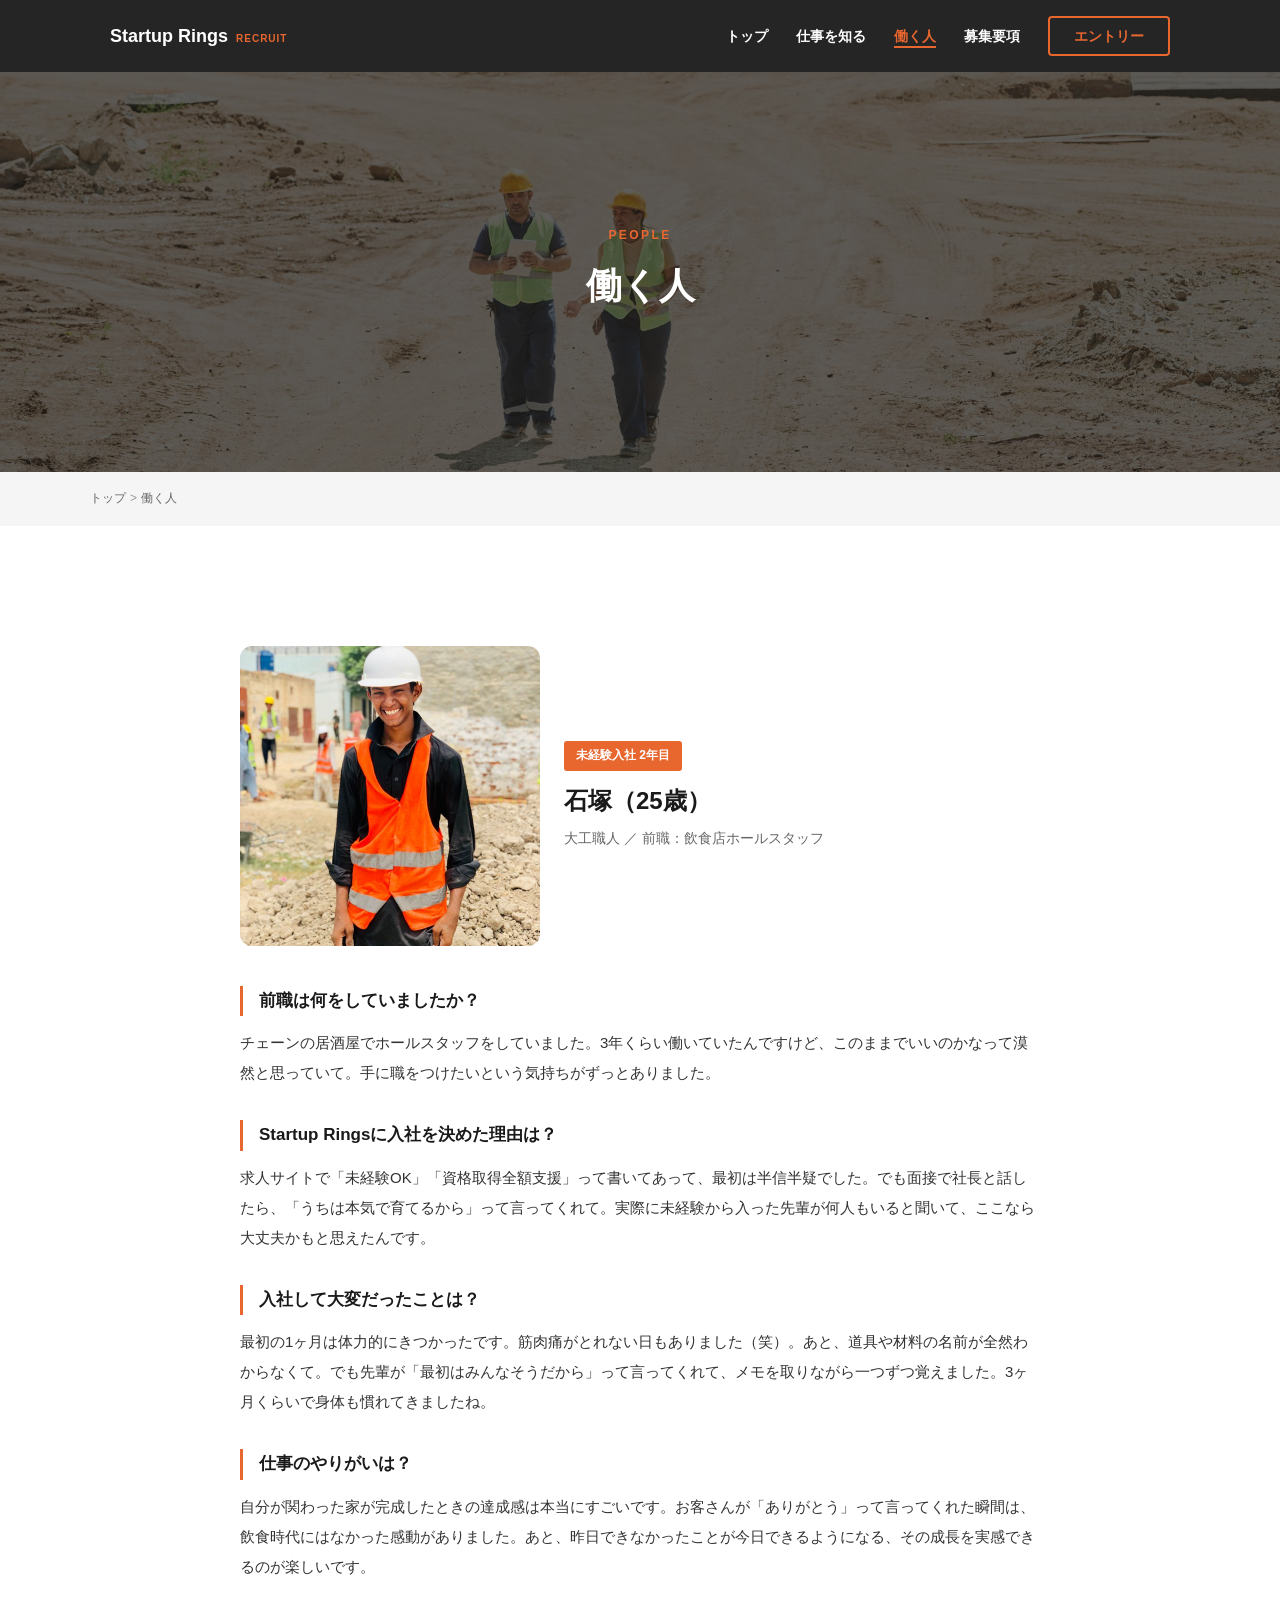
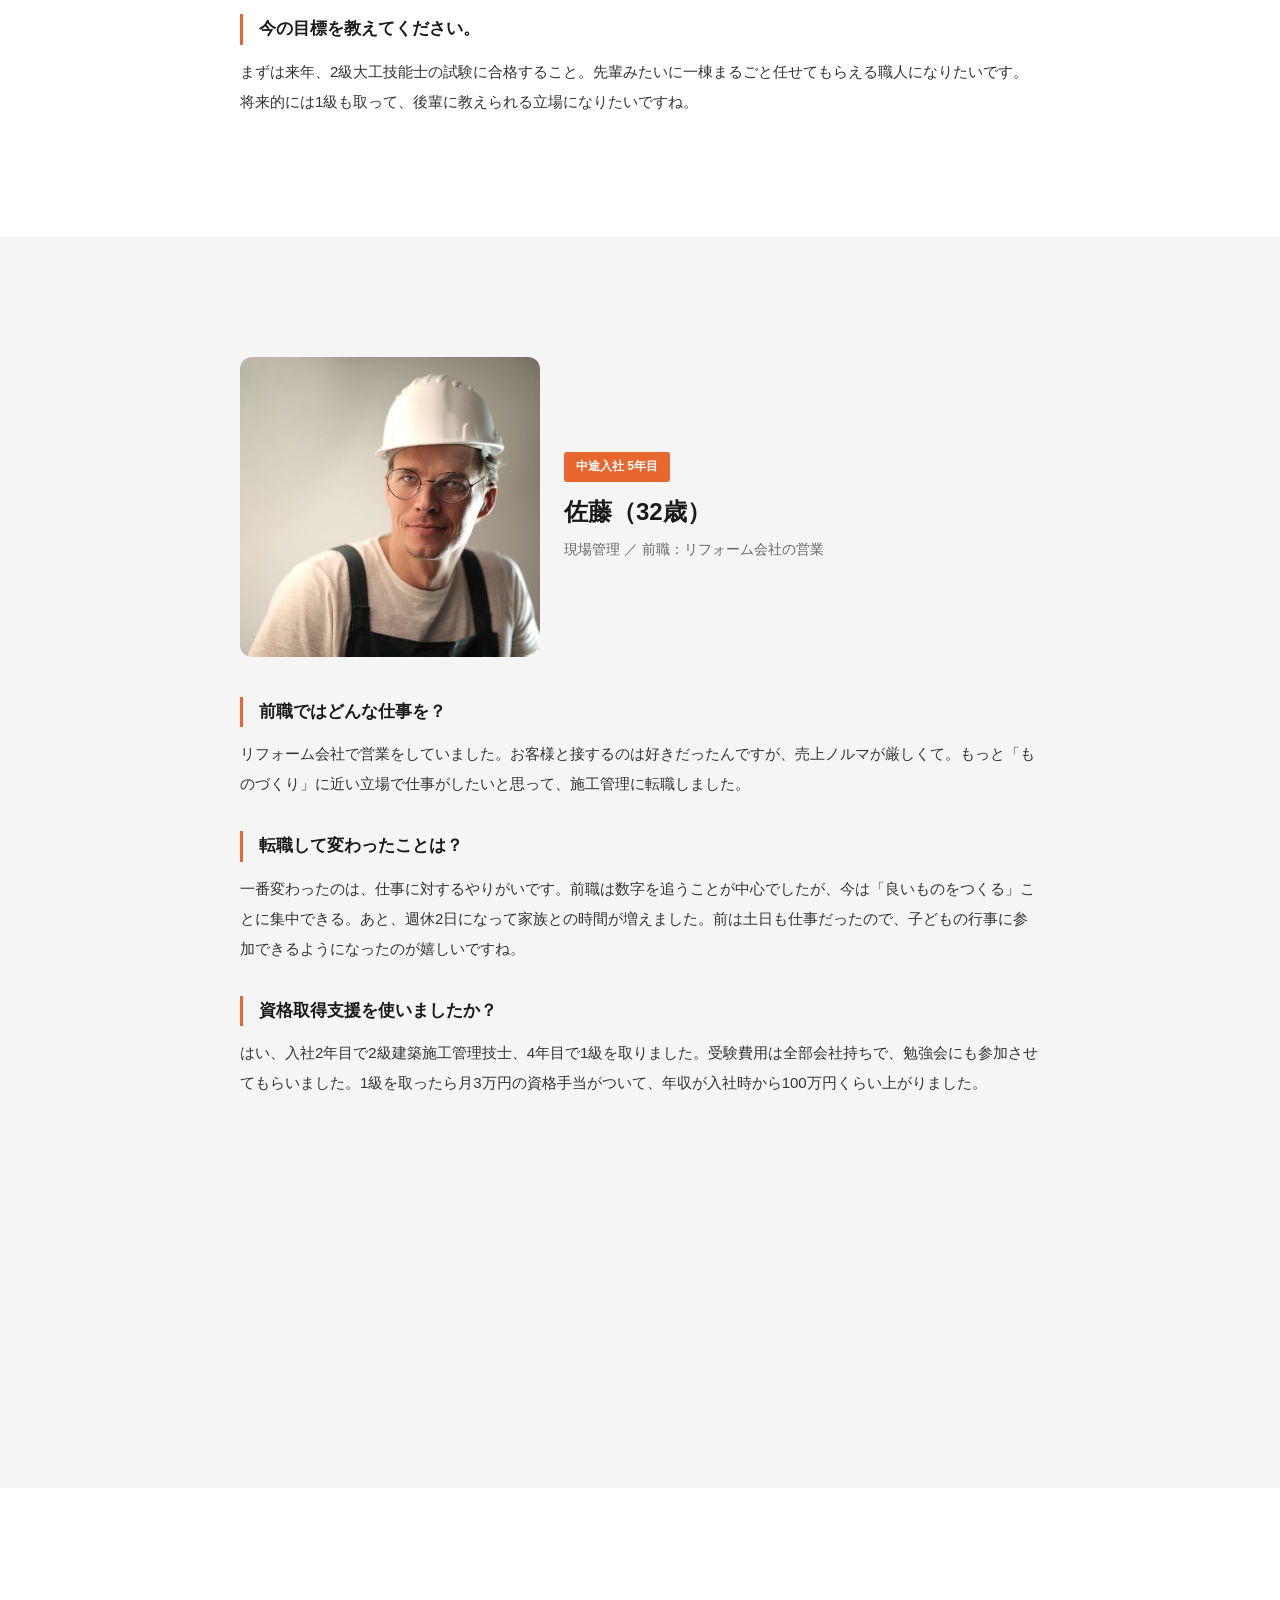
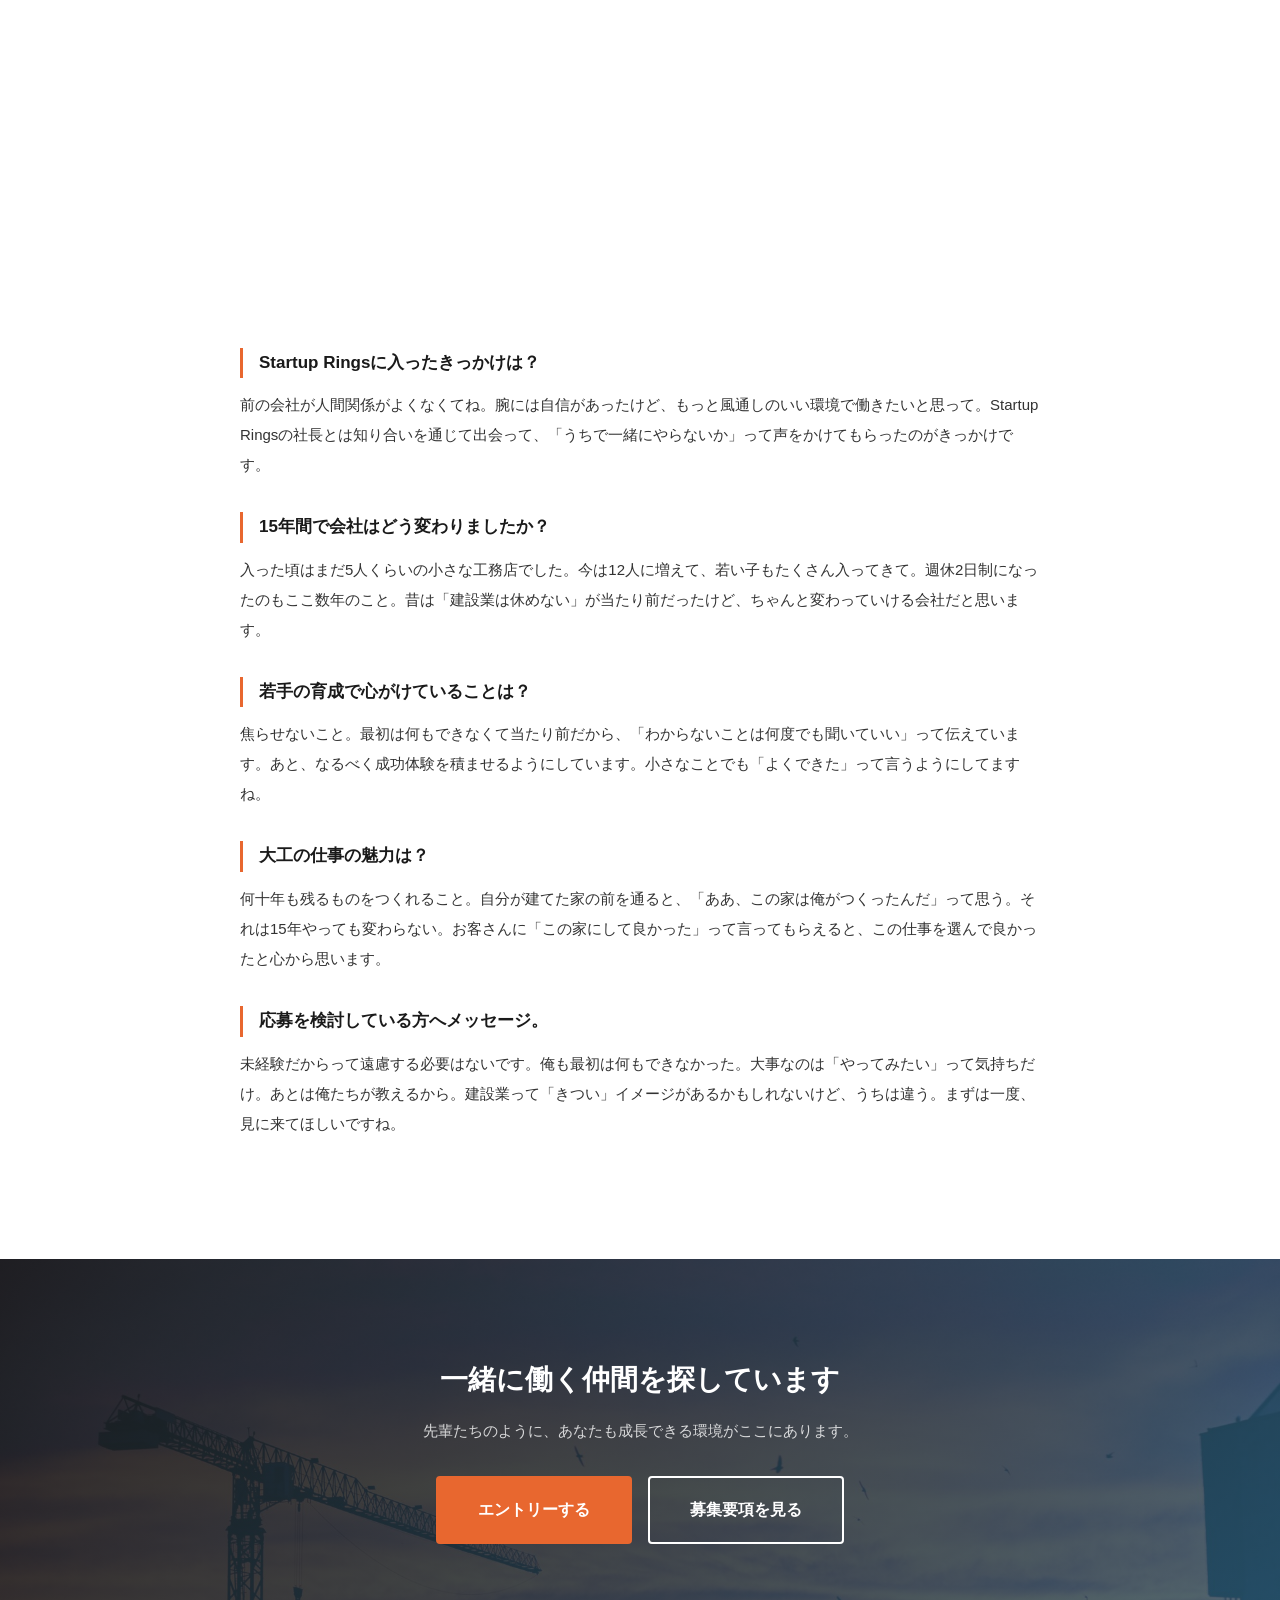
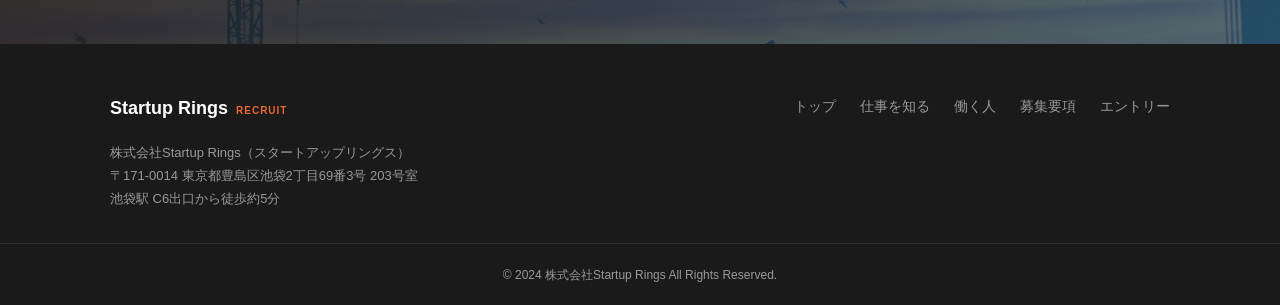
<file: sample-a/people.html>
<!DOCTYPE html>
<html lang="ja">
<head>
  <meta charset="UTF-8">
  <meta name="viewport" content="width=device-width, initial-scale=1.0">
  <title>働く人 | 株式会社Startup Rings</title>
  <meta name="description" content="Startup Ringsで働く社員のインタビュー。未経験入社2年目、中途入社5年目、ベテラン職人15年目のリアルな声をお届けします。">
  <link rel="stylesheet" href="style.css">
</head>
<body>
  <!-- ヘッダー -->
  <header class="header" id="header">
    <div class="header__inner">
      <a href="index.html" class="header__logo">
        <span class="header__logo-main">Startup Rings</span>
        <span class="header__logo-sub">RECRUIT</span>
      </a>
      <nav class="header__nav" id="nav" aria-label="メインナビゲーション">
        <ul class="header__nav-list">
          <li><a href="index.html" class="header__nav-link">トップ</a></li>
          <li><a href="work.html" class="header__nav-link">仕事を知る</a></li>
          <li><a href="people.html" class="header__nav-link is-current">働く人</a></li>
          <li><a href="recruit.html" class="header__nav-link">募集要項</a></li>
          <li><a href="entry.html" class="header__nav-link header__nav-link--entry">エントリー</a></li>
        </ul>
      </nav>
      <button class="header__hamburger" id="hamburger" type="button" aria-label="メニューを開く" aria-expanded="false" aria-controls="nav">
        <span class="header__hamburger-line"></span>
        <span class="header__hamburger-line"></span>
        <span class="header__hamburger-line"></span>
      </button>
    </div>
  </header>

  <main>
    <!-- ページヒーロー -->
    <section class="page-hero">
      <div class="page-hero__bg">
        <img src="images/hero-people.jpg" alt="笑顔で集合する社員たち">
        <div class="page-hero__overlay"></div>
      </div>
      <div class="page-hero__content">
        <span class="page-hero__en">PEOPLE</span>
        <h1 class="page-hero__title">働く人</h1>
      </div>
    </section>

    <!-- パンくず -->
    <nav class="breadcrumb" aria-label="パンくずリスト">
      <ol class="breadcrumb__list">
        <li><a href="index.html">トップ</a></li>
        <li>働く人</li>
      </ol>
    </nav>

    <!-- インタビュー1：石塚 -->
    <section class="interview-section" id="interview-1">
      <div class="container">
        <div class="interview">
          <div class="interview__header fade-in">
            <div class="interview__photo">
              <img src="images/people-tanaka-full.jpg" alt="作業服を着て笑顔の石塚さん" loading="lazy">
            </div>
            <div class="interview__profile">
              <span class="interview__tag">未経験入社 2年目</span>
              <h2 class="interview__name">石塚（25歳）</h2>
              <p class="interview__meta">大工職人 ／ 前職：飲食店ホールスタッフ</p>
            </div>
          </div>
          <div class="interview__qa">
            <div class="fade-in">
              <h3 class="interview__q">前職は何をしていましたか？</h3>
              <p class="interview__a">チェーンの居酒屋でホールスタッフをしていました。3年くらい働いていたんですけど、このままでいいのかなって漠然と思っていて。手に職をつけたいという気持ちがずっとありました。</p>
            </div>
            <div class="fade-in">
              <h3 class="interview__q">Startup Ringsに入社を決めた理由は？</h3>
              <p class="interview__a">求人サイトで「未経験OK」「資格取得全額支援」って書いてあって、最初は半信半疑でした。でも面接で社長と話したら、「うちは本気で育てるから」って言ってくれて。実際に未経験から入った先輩が何人もいると聞いて、ここなら大丈夫かもと思えたんです。</p>
            </div>
            <div class="fade-in">
              <h3 class="interview__q">入社して大変だったことは？</h3>
              <p class="interview__a">最初の1ヶ月は体力的にきつかったです。筋肉痛がとれない日もありました（笑）。あと、道具や材料の名前が全然わからなくて。でも先輩が「最初はみんなそうだから」って言ってくれて、メモを取りながら一つずつ覚えました。3ヶ月くらいで身体も慣れてきましたね。</p>
            </div>
            <div class="fade-in">
              <h3 class="interview__q">仕事のやりがいは？</h3>
              <p class="interview__a">自分が関わった家が完成したときの達成感は本当にすごいです。お客さんが「ありがとう」って言ってくれた瞬間は、飲食時代にはなかった感動がありました。あと、昨日できなかったことが今日できるようになる、その成長を実感できるのが楽しいです。</p>
            </div>
            <div class="fade-in">
              <h3 class="interview__q">今の目標を教えてください。</h3>
              <p class="interview__a">まずは来年、2級大工技能士の試験に合格すること。先輩みたいに一棟まるごと任せてもらえる職人になりたいです。将来的には1級も取って、後輩に教えられる立場になりたいですね。</p>
            </div>
          </div>
        </div>
      </div>
    </section>

    <!-- インタビュー2：佐藤 -->
    <section class="interview-section" id="interview-2">
      <div class="container">
        <div class="interview">
          <div class="interview__header fade-in">
            <div class="interview__photo">
              <img src="images/people-suzuki-full.jpg" alt="現場で図面を確認する佐藤さん" loading="lazy">
            </div>
            <div class="interview__profile">
              <span class="interview__tag">中途入社 5年目</span>
              <h2 class="interview__name">佐藤（32歳）</h2>
              <p class="interview__meta">現場管理 ／ 前職：リフォーム会社の営業</p>
            </div>
          </div>
          <div class="interview__qa">
            <div class="fade-in">
              <h3 class="interview__q">前職ではどんな仕事を？</h3>
              <p class="interview__a">リフォーム会社で営業をしていました。お客様と接するのは好きだったんですが、売上ノルマが厳しくて。もっと「ものづくり」に近い立場で仕事がしたいと思って、施工管理に転職しました。</p>
            </div>
            <div class="fade-in">
              <h3 class="interview__q">転職して変わったことは？</h3>
              <p class="interview__a">一番変わったのは、仕事に対するやりがいです。前職は数字を追うことが中心でしたが、今は「良いものをつくる」ことに集中できる。あと、週休2日になって家族との時間が増えました。前は土日も仕事だったので、子どもの行事に参加できるようになったのが嬉しいですね。</p>
            </div>
            <div class="fade-in">
              <h3 class="interview__q">資格取得支援を使いましたか？</h3>
              <p class="interview__a">はい、入社2年目で2級建築施工管理技士、4年目で1級を取りました。受験費用は全部会社持ちで、勉強会にも参加させてもらいました。1級を取ったら月3万円の資格手当がついて、年収が入社時から100万円くらい上がりました。</p>
            </div>
            <div class="fade-in">
              <h3 class="interview__q">Startup Ringsの好きなところは？</h3>
              <p class="interview__a">人の良さですかね。困ったときに「大丈夫？」って声をかけてくれる先輩がいるし、社長との距離も近い。大きい会社にはない温かさがあります。あと、地場の工務店だからこそ、自分の意見が現場に反映されやすいのも魅力です。</p>
            </div>
            <div class="fade-in">
              <h3 class="interview__q">今後のキャリアプランは？</h3>
              <p class="interview__a">今は2現場を掛け持ちで管理していますが、ゆくゆくはもっと大きなプロジェクトを任されるようになりたいです。会社の規模も少しずつ大きくなっているので、その成長に貢献できる存在でありたいですね。</p>
            </div>
          </div>
        </div>
      </div>
    </section>

    <!-- インタビュー3：高橋 -->
    <section class="interview-section" id="interview-3">
      <div class="container">
        <div class="interview">
          <div class="interview__header fade-in">
            <div class="interview__photo">
              <img src="images/people-yamamoto-full.jpg" alt="道具を手に微笑むベテラン職人高橋さん" loading="lazy">
            </div>
            <div class="interview__profile">
              <span class="interview__tag">ベテラン職人 15年目</span>
              <h2 class="interview__name">高橋（45歳）</h2>
              <p class="interview__meta">大工職人・リーダー ／ 前職：建設会社</p>
            </div>
          </div>
          <div class="interview__qa">
            <div class="fade-in">
              <h3 class="interview__q">Startup Ringsに入ったきっかけは？</h3>
              <p class="interview__a">前の会社が人間関係がよくなくてね。腕には自信があったけど、もっと風通しのいい環境で働きたいと思って。Startup Ringsの社長とは知り合いを通じて出会って、「うちで一緒にやらないか」って声をかけてもらったのがきっかけです。</p>
            </div>
            <div class="fade-in">
              <h3 class="interview__q">15年間で会社はどう変わりましたか？</h3>
              <p class="interview__a">入った頃はまだ5人くらいの小さな工務店でした。今は12人に増えて、若い子もたくさん入ってきて。週休2日制になったのもここ数年のこと。昔は「建設業は休めない」が当たり前だったけど、ちゃんと変わっていける会社だと思います。</p>
            </div>
            <div class="fade-in">
              <h3 class="interview__q">若手の育成で心がけていることは？</h3>
              <p class="interview__a">焦らせないこと。最初は何もできなくて当たり前だから、「わからないことは何度でも聞いていい」って伝えています。あと、なるべく成功体験を積ませるようにしています。小さなことでも「よくできた」って言うようにしてますね。</p>
            </div>
            <div class="fade-in">
              <h3 class="interview__q">大工の仕事の魅力は？</h3>
              <p class="interview__a">何十年も残るものをつくれること。自分が建てた家の前を通ると、「ああ、この家は俺がつくったんだ」って思う。それは15年やっても変わらない。お客さんに「この家にして良かった」って言ってもらえると、この仕事を選んで良かったと心から思います。</p>
            </div>
            <div class="fade-in">
              <h3 class="interview__q">応募を検討している方へメッセージ。</h3>
              <p class="interview__a">未経験だからって遠慮する必要はないです。俺も最初は何もできなかった。大事なのは「やってみたい」って気持ちだけ。あとは俺たちが教えるから。建設業って「きつい」イメージがあるかもしれないけど、うちは違う。まずは一度、見に来てほしいですね。</p>
            </div>
          </div>
        </div>
      </div>
    </section>

    <!-- CTA -->
    <section class="cta">
      <div class="cta__bg">
        <img src="images/cta-bg.jpg" alt="夕焼けの建設現場" loading="lazy">
        <div class="cta__overlay"></div>
      </div>
      <div class="cta__content fade-in">
        <h2 class="cta__title">一緒に働く仲間を<br class="sp-only">探しています</h2>
        <p class="cta__text">先輩たちのように、あなたも成長できる環境がここにあります。</p>
        <div class="cta__actions">
          <a href="entry.html" class="btn btn--primary btn--lg">エントリーする</a>
          <a href="recruit.html" class="btn btn--outline btn--lg">募集要項を見る</a>
        </div>
      </div>
    </section>
  </main>

  <!-- フッター -->
  <footer class="footer">
    <div class="footer__inner">
      <div class="footer__info">
        <div class="footer__logo">
          <span class="footer__logo-main">Startup Rings</span>
          <span class="footer__logo-sub">RECRUIT</span>
        </div>
        <address class="footer__address">
          株式会社Startup Rings（スタートアップリングス）<br>
          〒171-0014 東京都豊島区池袋2丁目69番3号 203号室<br>
          池袋駅 C6出口から徒歩約5分
        </address>
      </div>
      <nav class="footer__nav" aria-label="フッターナビゲーション">
        <ul class="footer__nav-list">
          <li><a href="index.html">トップ</a></li>
          <li><a href="work.html">仕事を知る</a></li>
          <li><a href="people.html">働く人</a></li>
          <li><a href="recruit.html">募集要項</a></li>
          <li><a href="entry.html">エントリー</a></li>
        </ul>
      </nav>
    </div>
    <div class="footer__copy">
      <small>&copy; 2024 株式会社Startup Rings All Rights Reserved.</small>
    </div>
  </footer>

  <script src="script.js"></script>
</body>
</html>
</file>
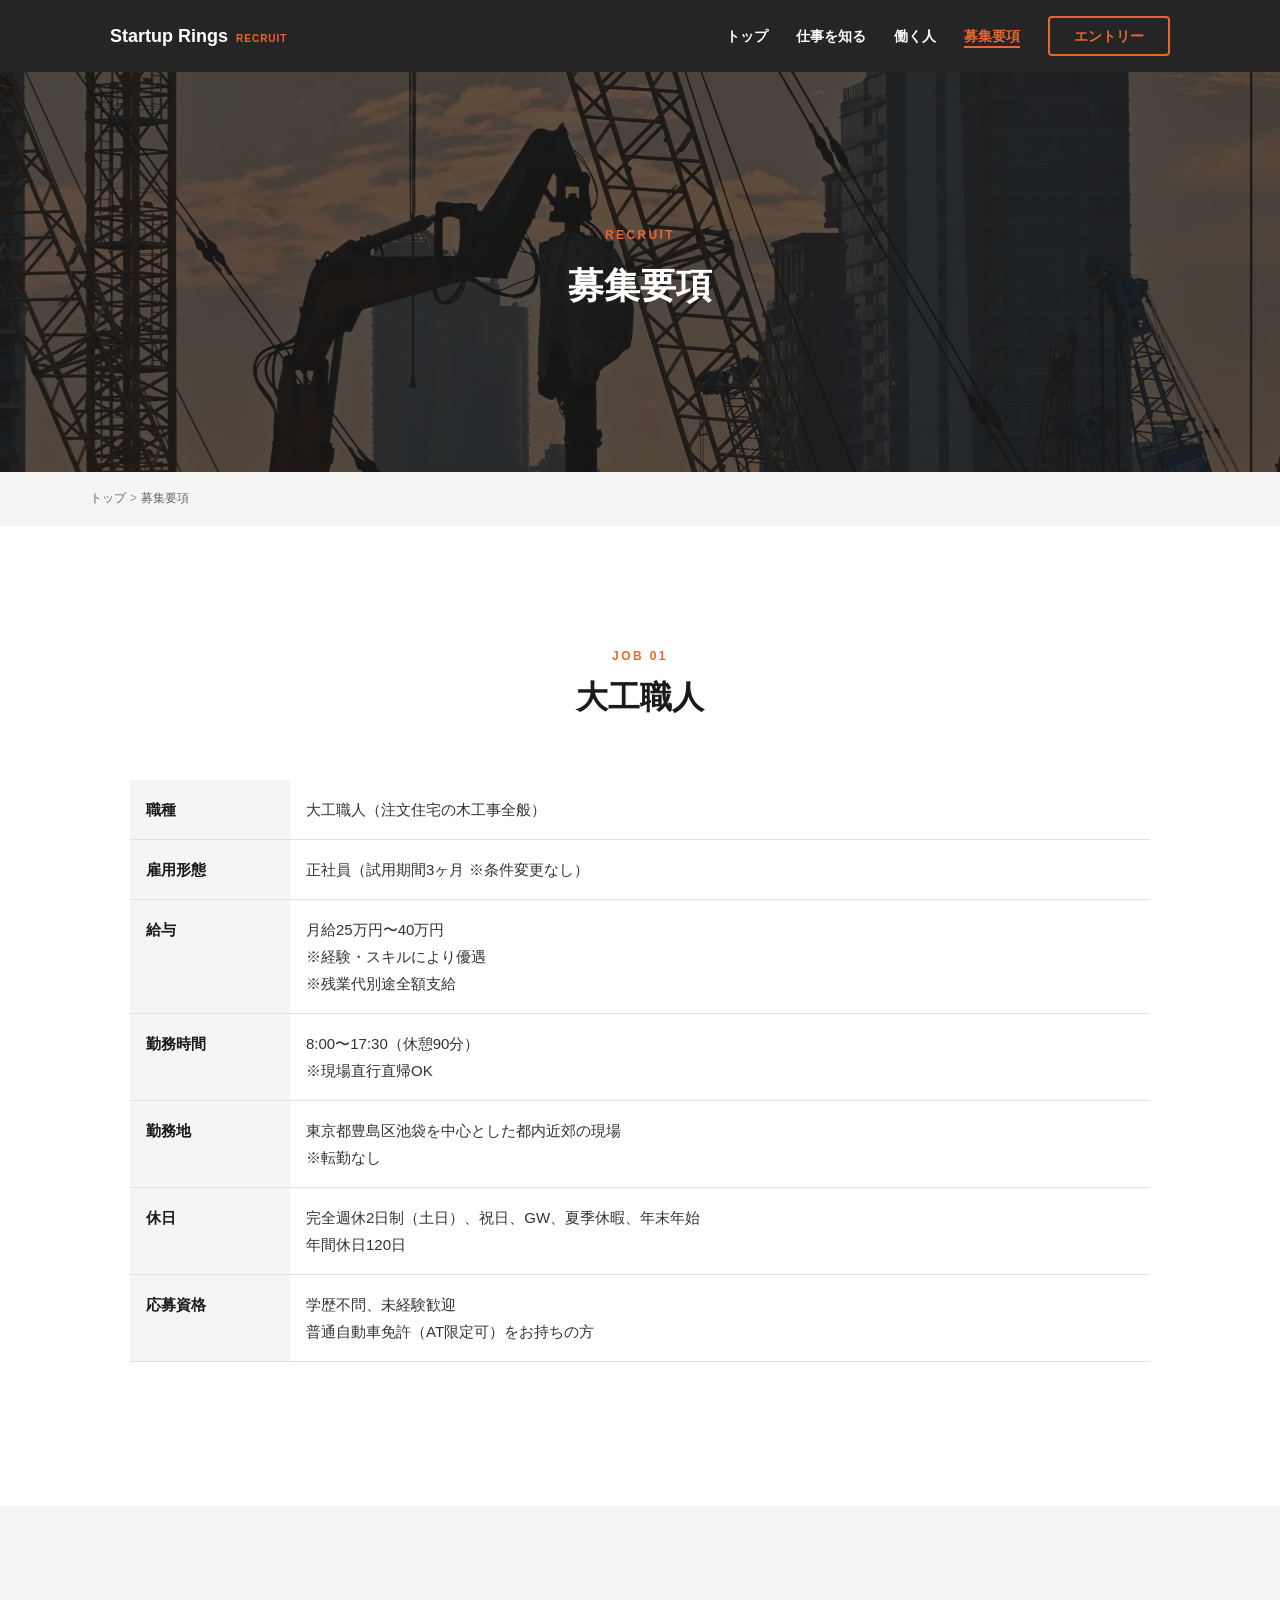
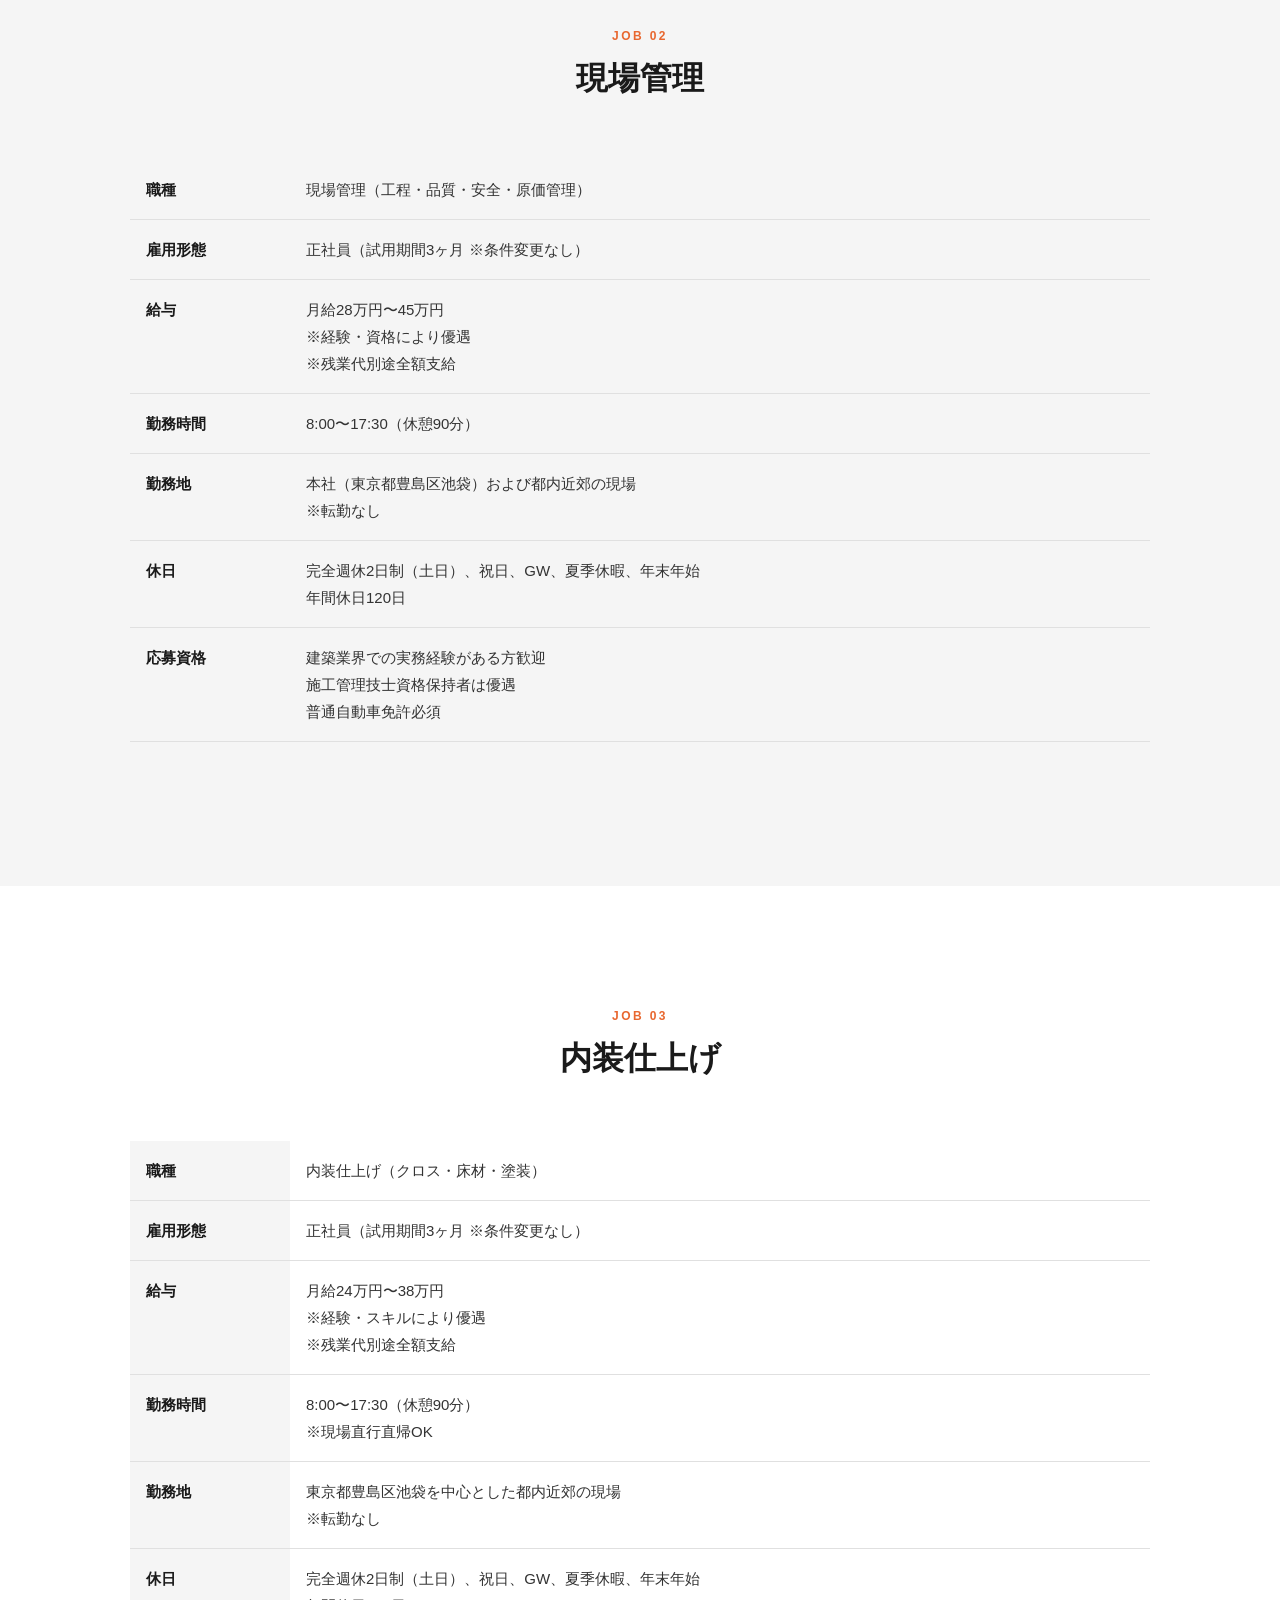
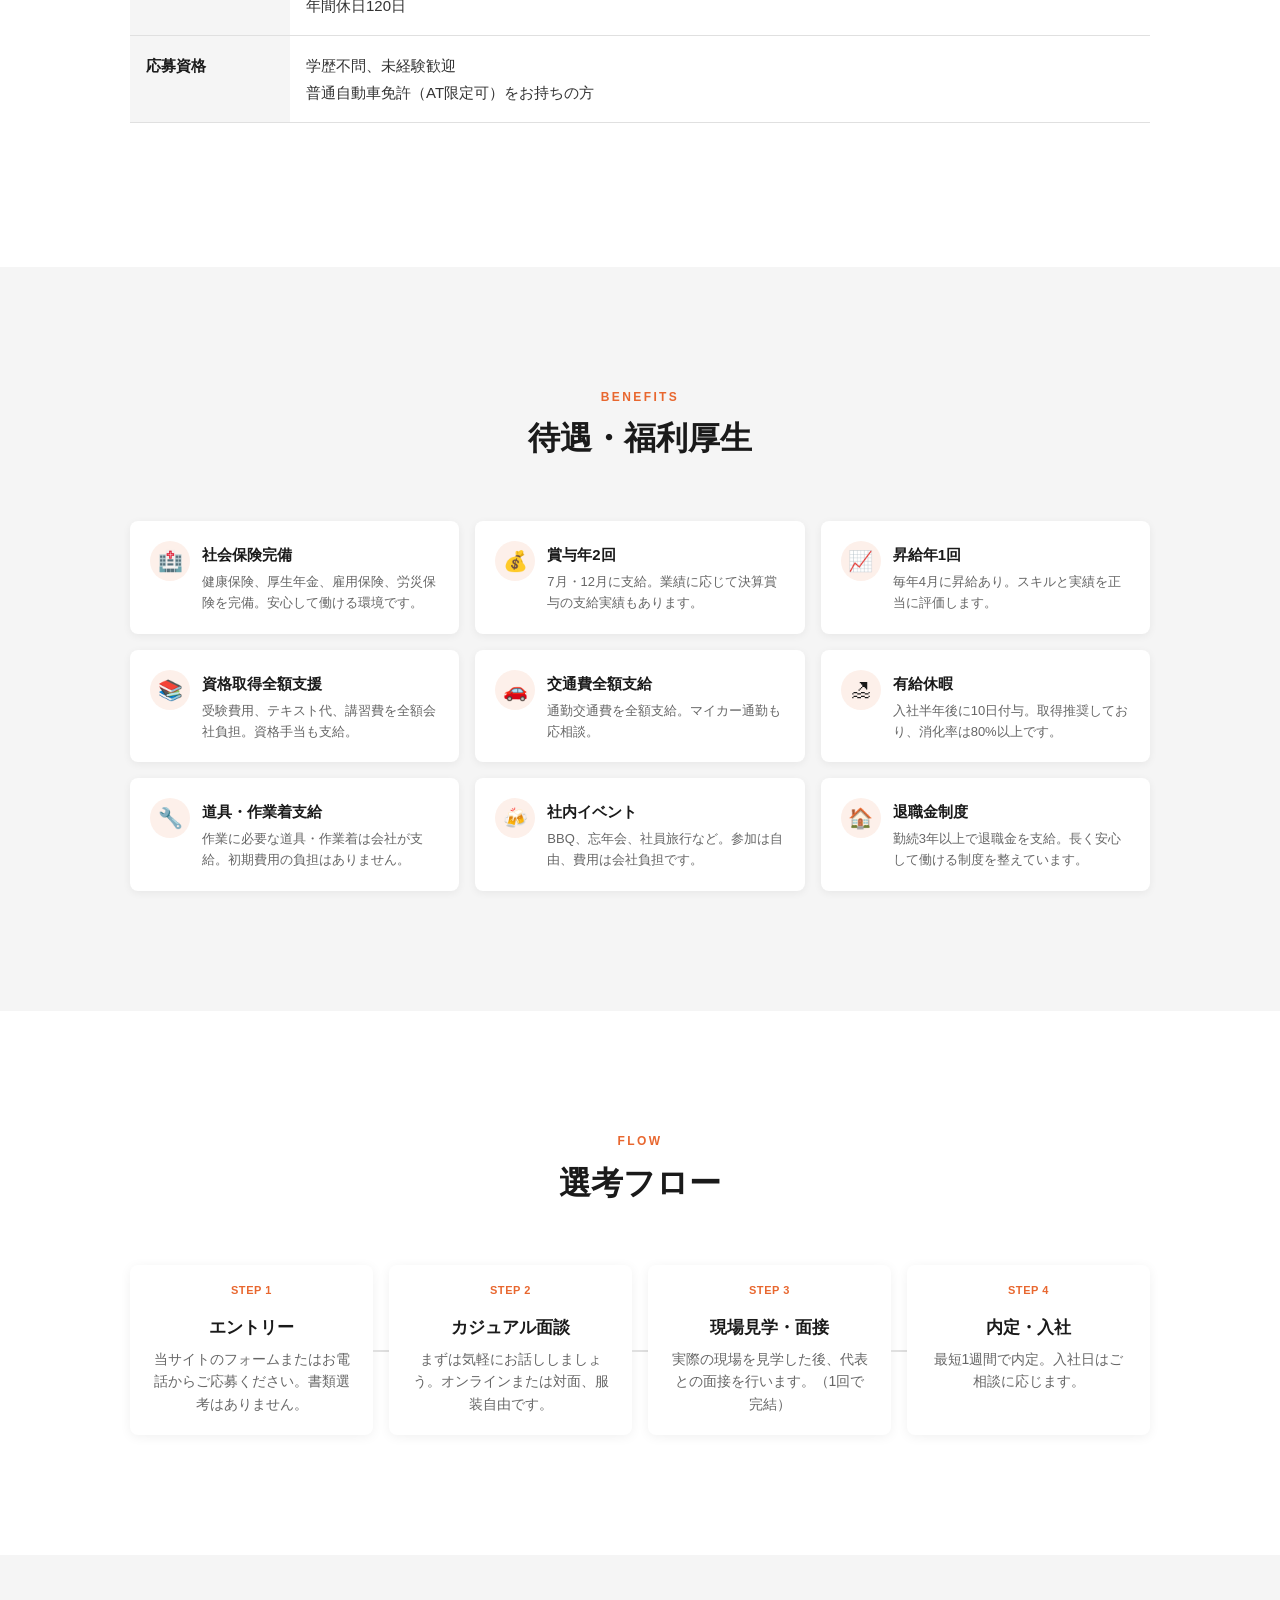
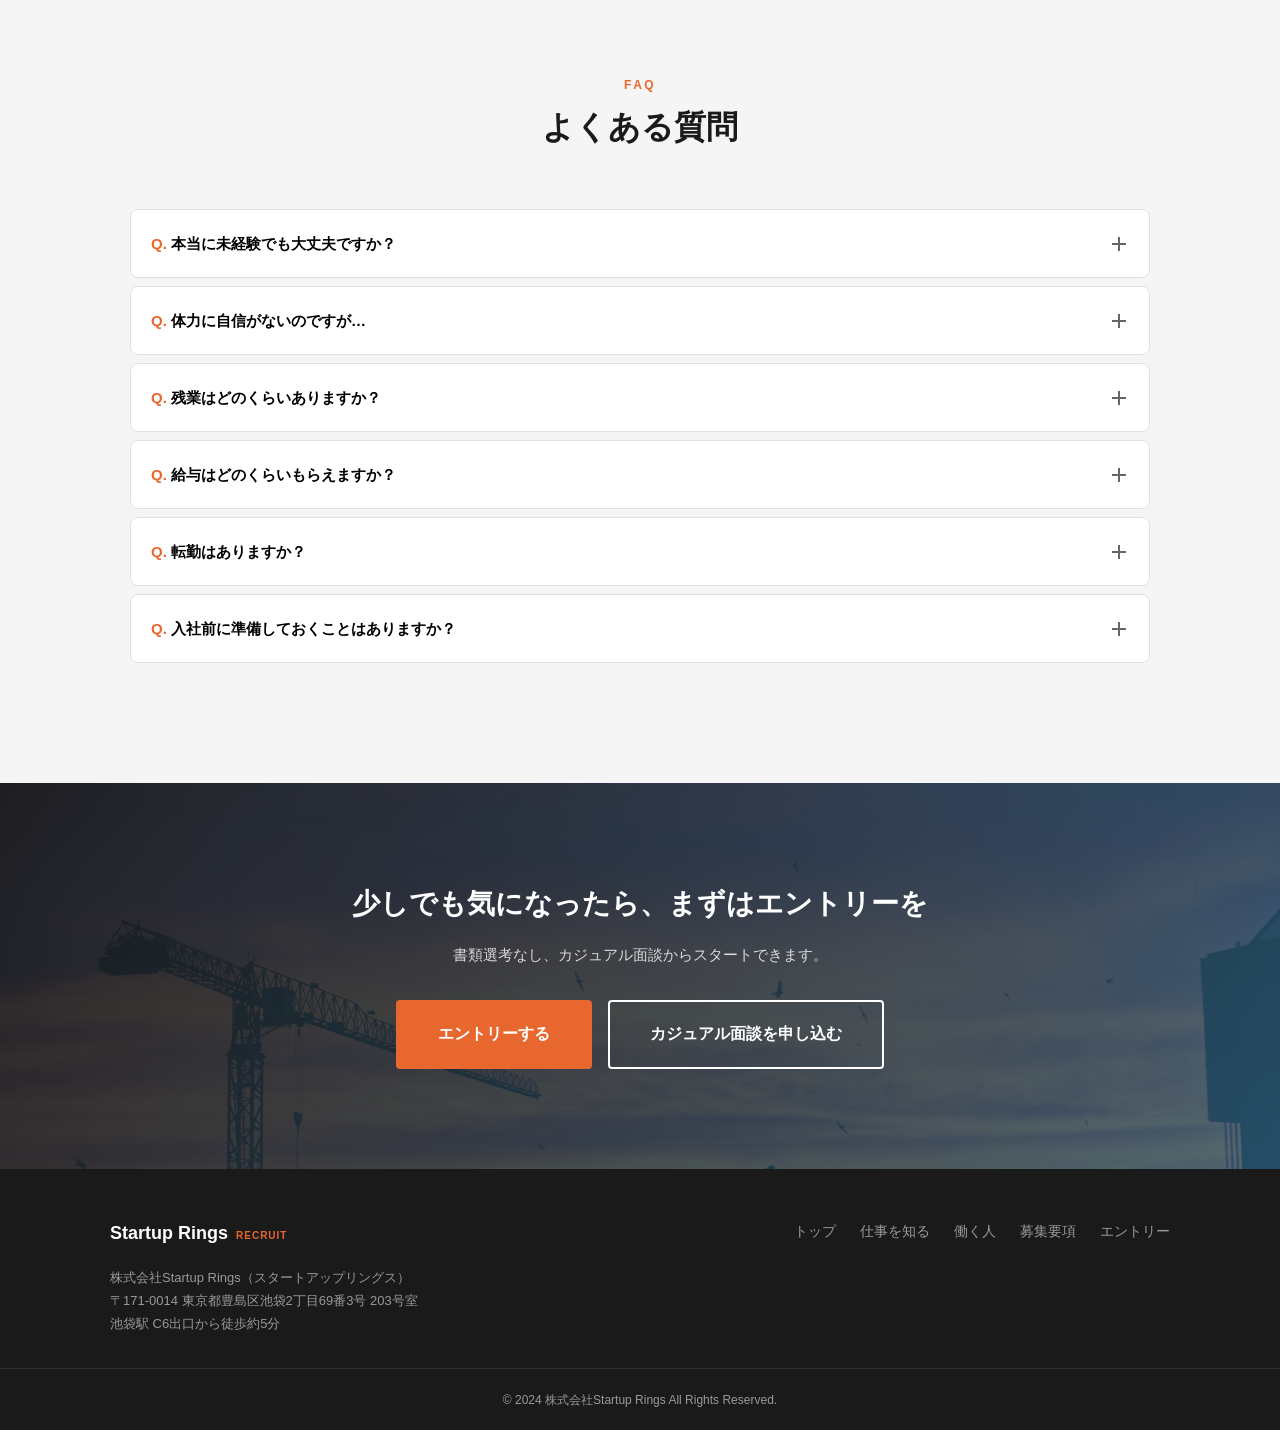
<file: sample-a/recruit.html>
<!DOCTYPE html>
<html lang="ja">
<head>
  <meta charset="UTF-8">
  <meta name="viewport" content="width=device-width, initial-scale=1.0">
  <title>募集要項 | 株式会社Startup Rings</title>
  <meta name="description" content="Startup Ringsの募集要項。大工職人・現場管理・内装仕上げの待遇、福利厚生、選考フローをご紹介。">
  <link rel="stylesheet" href="style.css">
</head>
<body>
  <!-- ヘッダー -->
  <header class="header" id="header">
    <div class="header__inner">
      <a href="index.html" class="header__logo">
        <span class="header__logo-main">Startup Rings</span>
        <span class="header__logo-sub">RECRUIT</span>
      </a>
      <nav class="header__nav" id="nav" aria-label="メインナビゲーション">
        <ul class="header__nav-list">
          <li><a href="index.html" class="header__nav-link">トップ</a></li>
          <li><a href="work.html" class="header__nav-link">仕事を知る</a></li>
          <li><a href="people.html" class="header__nav-link">働く人</a></li>
          <li><a href="recruit.html" class="header__nav-link is-current">募集要項</a></li>
          <li><a href="entry.html" class="header__nav-link header__nav-link--entry">エントリー</a></li>
        </ul>
      </nav>
      <button class="header__hamburger" id="hamburger" type="button" aria-label="メニューを開く" aria-expanded="false" aria-controls="nav">
        <span class="header__hamburger-line"></span>
        <span class="header__hamburger-line"></span>
        <span class="header__hamburger-line"></span>
      </button>
    </div>
  </header>

  <main>
    <!-- ページヒーロー -->
    <section class="page-hero">
      <div class="page-hero__bg">
        <img src="images/hero-recruit.jpg" alt="建設現場の全景">
        <div class="page-hero__overlay"></div>
      </div>
      <div class="page-hero__content">
        <span class="page-hero__en">RECRUIT</span>
        <h1 class="page-hero__title">募集要項</h1>
      </div>
    </section>

    <!-- パンくず -->
    <nav class="breadcrumb" aria-label="パンくずリスト">
      <ol class="breadcrumb__list">
        <li><a href="index.html">トップ</a></li>
        <li>募集要項</li>
      </ol>
    </nav>

    <!-- 募集要項テーブル：大工職人 -->
    <section class="recruit-section" id="carpenter">
      <div class="container">
        <h2 class="section-title fade-in">
          <span class="section-title__en">JOB 01</span>
          <span class="section-title__ja">大工職人</span>
        </h2>
        <table class="recruit-table fade-in">
          <tbody>
            <tr>
              <th>職種</th>
              <td>大工職人（注文住宅の木工事全般）</td>
            </tr>
            <tr>
              <th>雇用形態</th>
              <td>正社員（試用期間3ヶ月 ※条件変更なし）</td>
            </tr>
            <tr>
              <th>給与</th>
              <td>月給25万円〜40万円<br>※経験・スキルにより優遇<br>※残業代別途全額支給</td>
            </tr>
            <tr>
              <th>勤務時間</th>
              <td>8:00〜17:30（休憩90分）<br>※現場直行直帰OK</td>
            </tr>
            <tr>
              <th>勤務地</th>
              <td>東京都豊島区池袋を中心とした都内近郊の現場<br>※転勤なし</td>
            </tr>
            <tr>
              <th>休日</th>
              <td>完全週休2日制（土日）、祝日、GW、夏季休暇、年末年始<br>年間休日120日</td>
            </tr>
            <tr>
              <th>応募資格</th>
              <td>学歴不問、未経験歓迎<br>普通自動車免許（AT限定可）をお持ちの方</td>
            </tr>
          </tbody>
        </table>
      </div>
    </section>

    <!-- 募集要項テーブル：現場管理 -->
    <section class="recruit-section" id="manager">
      <div class="container">
        <h2 class="section-title fade-in">
          <span class="section-title__en">JOB 02</span>
          <span class="section-title__ja">現場管理</span>
        </h2>
        <table class="recruit-table fade-in">
          <tbody>
            <tr>
              <th>職種</th>
              <td>現場管理（工程・品質・安全・原価管理）</td>
            </tr>
            <tr>
              <th>雇用形態</th>
              <td>正社員（試用期間3ヶ月 ※条件変更なし）</td>
            </tr>
            <tr>
              <th>給与</th>
              <td>月給28万円〜45万円<br>※経験・資格により優遇<br>※残業代別途全額支給</td>
            </tr>
            <tr>
              <th>勤務時間</th>
              <td>8:00〜17:30（休憩90分）</td>
            </tr>
            <tr>
              <th>勤務地</th>
              <td>本社（東京都豊島区池袋）および都内近郊の現場<br>※転勤なし</td>
            </tr>
            <tr>
              <th>休日</th>
              <td>完全週休2日制（土日）、祝日、GW、夏季休暇、年末年始<br>年間休日120日</td>
            </tr>
            <tr>
              <th>応募資格</th>
              <td>建築業界での実務経験がある方歓迎<br>施工管理技士資格保持者は優遇<br>普通自動車免許必須</td>
            </tr>
          </tbody>
        </table>
      </div>
    </section>

    <!-- 募集要項テーブル：内装仕上げ -->
    <section class="recruit-section" id="interior">
      <div class="container">
        <h2 class="section-title fade-in">
          <span class="section-title__en">JOB 03</span>
          <span class="section-title__ja">内装仕上げ</span>
        </h2>
        <table class="recruit-table fade-in">
          <tbody>
            <tr>
              <th>職種</th>
              <td>内装仕上げ（クロス・床材・塗装）</td>
            </tr>
            <tr>
              <th>雇用形態</th>
              <td>正社員（試用期間3ヶ月 ※条件変更なし）</td>
            </tr>
            <tr>
              <th>給与</th>
              <td>月給24万円〜38万円<br>※経験・スキルにより優遇<br>※残業代別途全額支給</td>
            </tr>
            <tr>
              <th>勤務時間</th>
              <td>8:00〜17:30（休憩90分）<br>※現場直行直帰OK</td>
            </tr>
            <tr>
              <th>勤務地</th>
              <td>東京都豊島区池袋を中心とした都内近郊の現場<br>※転勤なし</td>
            </tr>
            <tr>
              <th>休日</th>
              <td>完全週休2日制（土日）、祝日、GW、夏季休暇、年末年始<br>年間休日120日</td>
            </tr>
            <tr>
              <th>応募資格</th>
              <td>学歴不問、未経験歓迎<br>普通自動車免許（AT限定可）をお持ちの方</td>
            </tr>
          </tbody>
        </table>
      </div>
    </section>

    <!-- 待遇・福利厚生 -->
    <section class="recruit-section" id="benefits">
      <div class="container">
        <h2 class="section-title fade-in">
          <span class="section-title__en">BENEFITS</span>
          <span class="section-title__ja">待遇・福利厚生</span>
        </h2>
        <div class="benefits__grid">
          <div class="benefits__item fade-in">
            <div class="benefits__icon" aria-hidden="true">&#x1F3E5;</div>
            <div class="benefits__text">
              <h4>社会保険完備</h4>
              <p>健康保険、厚生年金、雇用保険、労災保険を完備。安心して働ける環境です。</p>
            </div>
          </div>
          <div class="benefits__item fade-in">
            <div class="benefits__icon" aria-hidden="true">&#x1F4B0;</div>
            <div class="benefits__text">
              <h4>賞与年2回</h4>
              <p>7月・12月に支給。業績に応じて決算賞与の支給実績もあります。</p>
            </div>
          </div>
          <div class="benefits__item fade-in">
            <div class="benefits__icon" aria-hidden="true">&#x1F4C8;</div>
            <div class="benefits__text">
              <h4>昇給年1回</h4>
              <p>毎年4月に昇給あり。スキルと実績を正当に評価します。</p>
            </div>
          </div>
          <div class="benefits__item fade-in">
            <div class="benefits__icon" aria-hidden="true">&#x1F4DA;</div>
            <div class="benefits__text">
              <h4>資格取得全額支援</h4>
              <p>受験費用、テキスト代、講習費を全額会社負担。資格手当も支給。</p>
            </div>
          </div>
          <div class="benefits__item fade-in">
            <div class="benefits__icon" aria-hidden="true">&#x1F697;</div>
            <div class="benefits__text">
              <h4>交通費全額支給</h4>
              <p>通勤交通費を全額支給。マイカー通勤も応相談。</p>
            </div>
          </div>
          <div class="benefits__item fade-in">
            <div class="benefits__icon" aria-hidden="true">&#x1F3D6;</div>
            <div class="benefits__text">
              <h4>有給休暇</h4>
              <p>入社半年後に10日付与。取得推奨しており、消化率は80%以上です。</p>
            </div>
          </div>
          <div class="benefits__item fade-in">
            <div class="benefits__icon" aria-hidden="true">&#x1F527;</div>
            <div class="benefits__text">
              <h4>道具・作業着支給</h4>
              <p>作業に必要な道具・作業着は会社が支給。初期費用の負担はありません。</p>
            </div>
          </div>
          <div class="benefits__item fade-in">
            <div class="benefits__icon" aria-hidden="true">&#x1F37B;</div>
            <div class="benefits__text">
              <h4>社内イベント</h4>
              <p>BBQ、忘年会、社員旅行など。参加は自由、費用は会社負担です。</p>
            </div>
          </div>
          <div class="benefits__item fade-in">
            <div class="benefits__icon" aria-hidden="true">&#x1F3E0;</div>
            <div class="benefits__text">
              <h4>退職金制度</h4>
              <p>勤続3年以上で退職金を支給。長く安心して働ける制度を整えています。</p>
            </div>
          </div>
        </div>
      </div>
    </section>

    <!-- 選考フロー -->
    <section class="recruit-section" id="flow">
      <div class="container">
        <h2 class="section-title fade-in">
          <span class="section-title__en">FLOW</span>
          <span class="section-title__ja">選考フロー</span>
        </h2>
        <div class="flow__list fade-in">
          <div class="flow__item">
            <h3 class="flow__title">エントリー</h3>
            <p class="flow__desc">当サイトのフォームまたはお電話からご応募ください。書類選考はありません。</p>
          </div>
          <div class="flow__item">
            <h3 class="flow__title">カジュアル面談</h3>
            <p class="flow__desc">まずは気軽にお話ししましょう。オンラインまたは対面、服装自由です。</p>
          </div>
          <div class="flow__item">
            <h3 class="flow__title">現場見学・面接</h3>
            <p class="flow__desc">実際の現場を見学した後、代表との面接を行います。（1回で完結）</p>
          </div>
          <div class="flow__item">
            <h3 class="flow__title">内定・入社</h3>
            <p class="flow__desc">最短1週間で内定。入社日はご相談に応じます。</p>
          </div>
        </div>
      </div>
    </section>

    <!-- よくある質問 -->
    <section class="recruit-section" id="faq">
      <div class="container">
        <h2 class="section-title fade-in">
          <span class="section-title__en">FAQ</span>
          <span class="section-title__ja">よくある質問</span>
        </h2>
        <div class="faq__list">
          <div class="faq__item fade-in">
            <button class="faq__question" type="button" aria-expanded="false">
              <span class="faq__question-text">本当に未経験でも大丈夫ですか？</span>
              <span class="faq__icon" aria-hidden="true"></span>
            </button>
            <div class="faq__answer" role="region">
              <p class="faq__answer-inner">はい、まったく問題ありません。現在の社員の75%が未経験からのスタートです。入社後3ヶ月間は専属のメンターが付き、道具の名前から一つひとつ丁寧に教えます。焦らず自分のペースで成長できる環境です。</p>
            </div>
          </div>
          <div class="faq__item fade-in">
            <button class="faq__question" type="button" aria-expanded="false">
              <span class="faq__question-text">体力に自信がないのですが…</span>
              <span class="faq__icon" aria-hidden="true"></span>
            </button>
            <div class="faq__answer" role="region">
              <p class="faq__answer-inner">最初は誰でも体力的にきついと感じます。しかし1〜2ヶ月で身体が慣れてきます。無理な作業を新人にいきなり任せることはありませんし、休憩もしっかり取れます。前職がデスクワークだった社員も活躍しています。</p>
            </div>
          </div>
          <div class="faq__item fade-in">
            <button class="faq__question" type="button" aria-expanded="false">
              <span class="faq__question-text">残業はどのくらいありますか？</span>
              <span class="faq__icon" aria-hidden="true"></span>
            </button>
            <div class="faq__answer" role="region">
              <p class="faq__answer-inner">月平均10時間程度です。17:30には現場作業が終わり、直帰できるケースがほとんどです。繁忙期でも20時間を超えることは稀です。残業代は1分単位で全額支給しています。</p>
            </div>
          </div>
          <div class="faq__item fade-in">
            <button class="faq__question" type="button" aria-expanded="false">
              <span class="faq__question-text">給与はどのくらいもらえますか？</span>
              <span class="faq__icon" aria-hidden="true"></span>
            </button>
            <div class="faq__answer" role="region">
              <p class="faq__answer-inner">未経験スタートの場合、月給25万円〜（年収350万円〜）が目安です。資格を取得すると資格手当が加算され、1級建築施工管理技士なら月3万円の手当が付きます。入社5年目で年収450万円以上の社員も複数います。</p>
            </div>
          </div>
          <div class="faq__item fade-in">
            <button class="faq__question" type="button" aria-expanded="false">
              <span class="faq__question-text">転勤はありますか？</span>
              <span class="faq__icon" aria-hidden="true"></span>
            </button>
            <div class="faq__answer" role="region">
              <p class="faq__answer-inner">転勤はありません。勤務地は東京都豊島区池袋を中心とした都内近郊の現場です。現場への直行直帰が基本で、遠方の現場に行くことはほとんどありません。</p>
            </div>
          </div>
          <div class="faq__item fade-in">
            <button class="faq__question" type="button" aria-expanded="false">
              <span class="faq__question-text">入社前に準備しておくことはありますか？</span>
              <span class="faq__icon" aria-hidden="true"></span>
            </button>
            <div class="faq__answer" role="region">
              <p class="faq__answer-inner">特にありません。道具や作業着は会社が支給しますので、手ぶらで初日を迎えていただけます。普通自動車免許だけご準備ください（AT限定可）。強いて言えば、体力づくりをしておくと最初の1ヶ月が少し楽になるかもしれません。</p>
            </div>
          </div>
        </div>
      </div>
    </section>

    <!-- CTA -->
    <section class="cta">
      <div class="cta__bg">
        <img src="images/cta-bg.jpg" alt="夕焼けの建設現場" loading="lazy">
        <div class="cta__overlay"></div>
      </div>
      <div class="cta__content fade-in">
        <h2 class="cta__title">少しでも気になったら、<br class="sp-only">まずはエントリーを</h2>
        <p class="cta__text">書類選考なし、カジュアル面談からスタートできます。</p>
        <div class="cta__actions">
          <a href="entry.html" class="btn btn--primary btn--lg">エントリーする</a>
          <a href="entry.html#casual" class="btn btn--outline btn--lg">カジュアル面談を申し込む</a>
        </div>
      </div>
    </section>
  </main>

  <!-- フッター -->
  <footer class="footer">
    <div class="footer__inner">
      <div class="footer__info">
        <div class="footer__logo">
          <span class="footer__logo-main">Startup Rings</span>
          <span class="footer__logo-sub">RECRUIT</span>
        </div>
        <address class="footer__address">
          株式会社Startup Rings（スタートアップリングス）<br>
          〒171-0014 東京都豊島区池袋2丁目69番3号 203号室<br>
          池袋駅 C6出口から徒歩約5分
        </address>
      </div>
      <nav class="footer__nav" aria-label="フッターナビゲーション">
        <ul class="footer__nav-list">
          <li><a href="index.html">トップ</a></li>
          <li><a href="work.html">仕事を知る</a></li>
          <li><a href="people.html">働く人</a></li>
          <li><a href="recruit.html">募集要項</a></li>
          <li><a href="entry.html">エントリー</a></li>
        </ul>
      </nav>
    </div>
    <div class="footer__copy">
      <small>&copy; 2024 株式会社Startup Rings All Rights Reserved.</small>
    </div>
  </footer>

  <script src="script.js"></script>
</body>
</html>
</file>
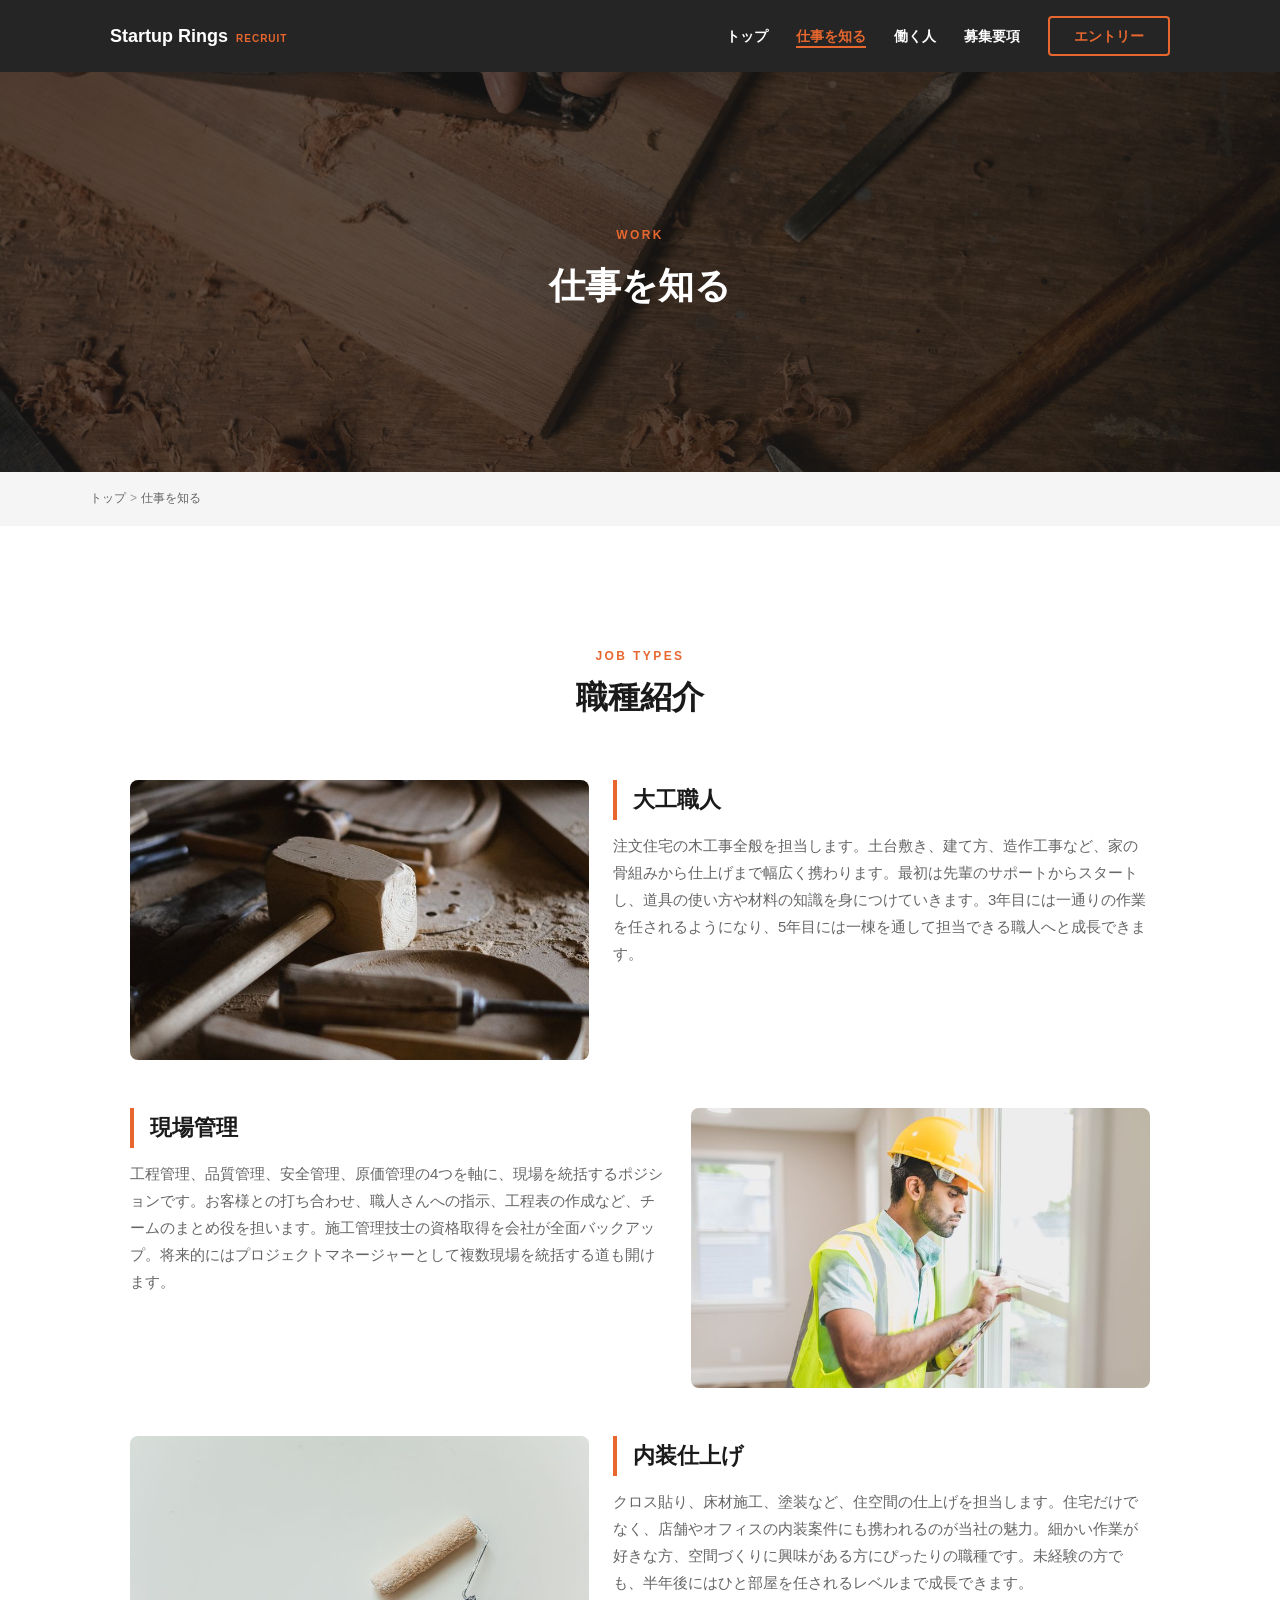
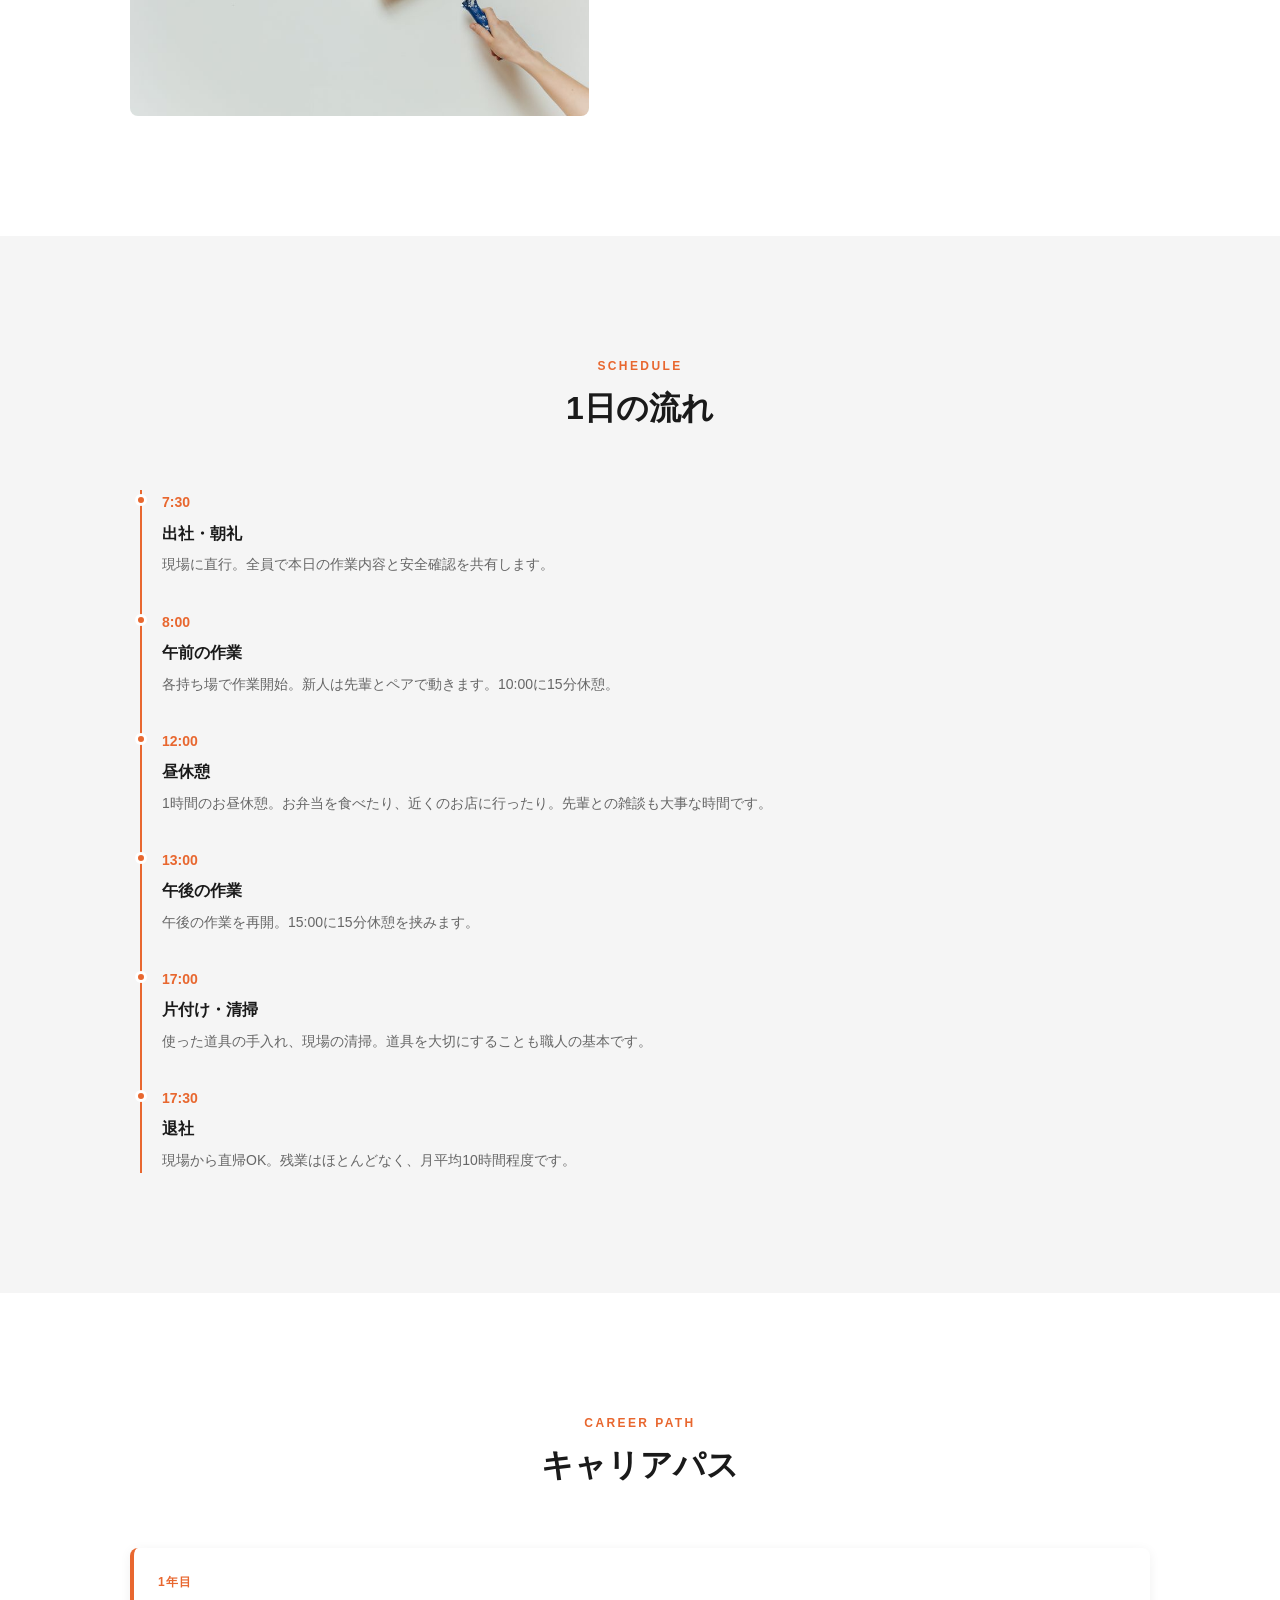
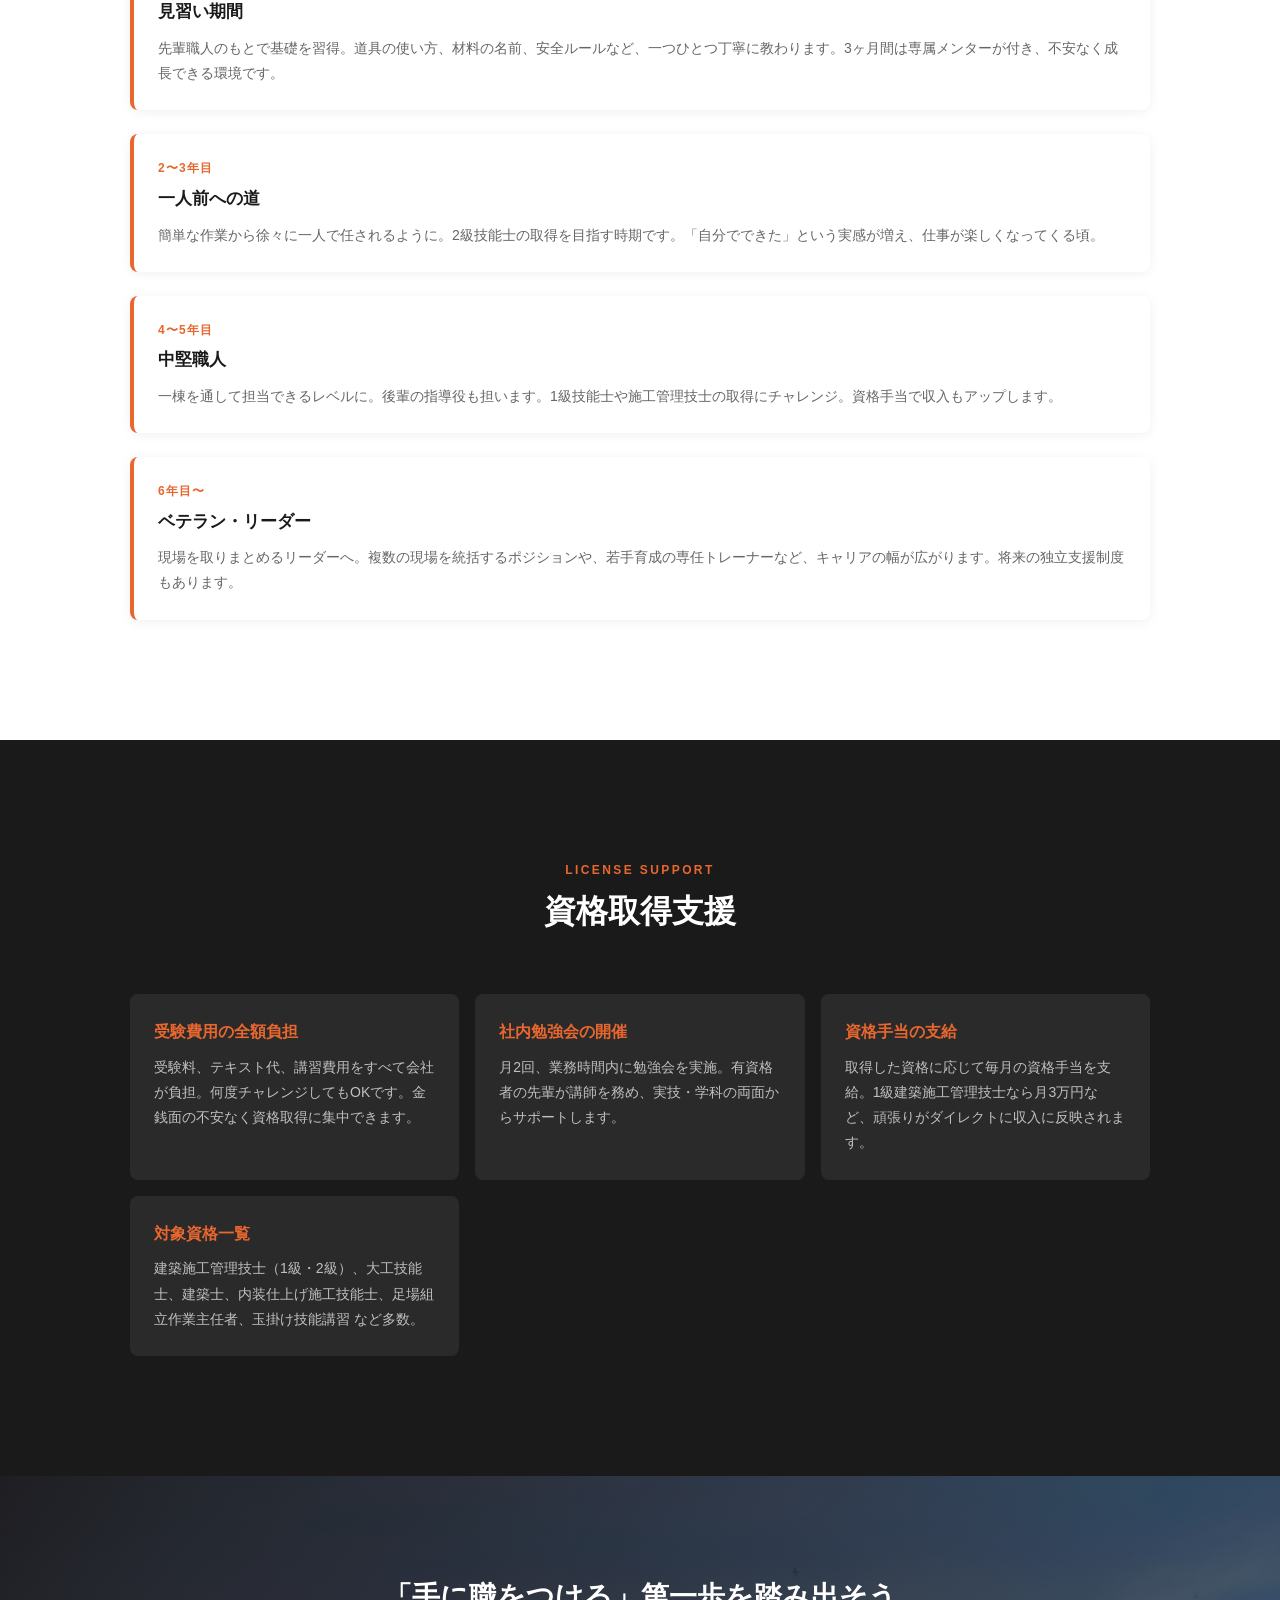
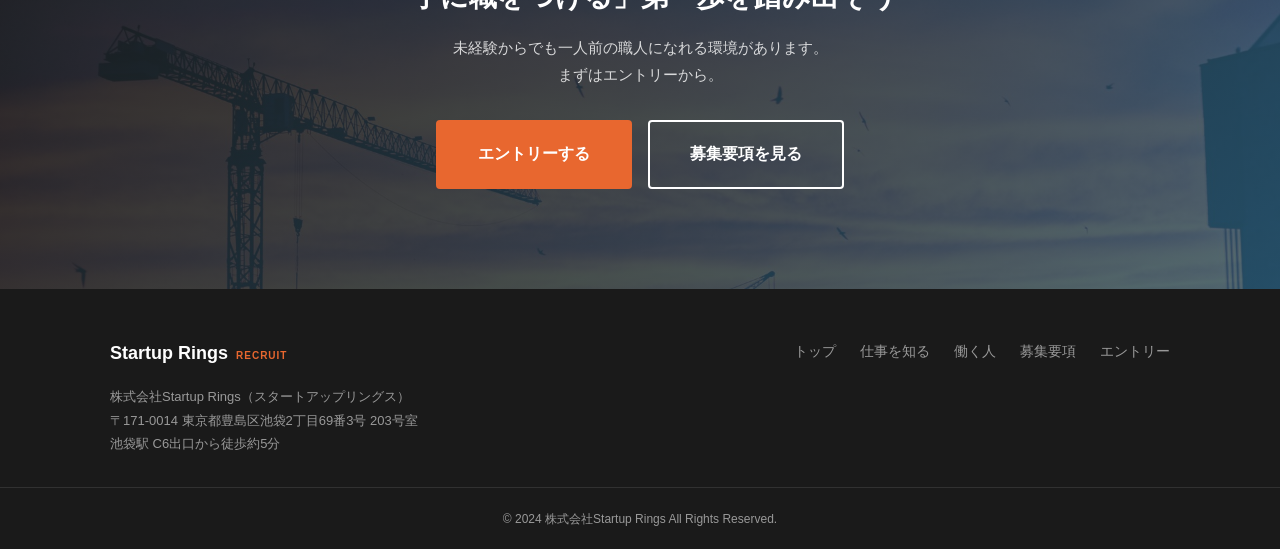
<file: sample-a/work.html>
<!DOCTYPE html>
<html lang="ja">
<head>
  <meta charset="UTF-8">
  <meta name="viewport" content="width=device-width, initial-scale=1.0">
  <title>仕事を知る | 株式会社Startup Rings</title>
  <meta name="description" content="Startup Ringsの仕事内容をご紹介。大工・現場管理・内装の職種紹介、1日のスケジュール、キャリアパス、資格取得支援について。">
  <link rel="stylesheet" href="style.css">
</head>
<body>
  <!-- ヘッダー -->
  <header class="header" id="header">
    <div class="header__inner">
      <a href="index.html" class="header__logo">
        <span class="header__logo-main">Startup Rings</span>
        <span class="header__logo-sub">RECRUIT</span>
      </a>
      <nav class="header__nav" id="nav" aria-label="メインナビゲーション">
        <ul class="header__nav-list">
          <li><a href="index.html" class="header__nav-link">トップ</a></li>
          <li><a href="work.html" class="header__nav-link is-current">仕事を知る</a></li>
          <li><a href="people.html" class="header__nav-link">働く人</a></li>
          <li><a href="recruit.html" class="header__nav-link">募集要項</a></li>
          <li><a href="entry.html" class="header__nav-link header__nav-link--entry">エントリー</a></li>
        </ul>
      </nav>
      <button class="header__hamburger" id="hamburger" type="button" aria-label="メニューを開く" aria-expanded="false" aria-controls="nav">
        <span class="header__hamburger-line"></span>
        <span class="header__hamburger-line"></span>
        <span class="header__hamburger-line"></span>
      </button>
    </div>
  </header>

  <main>
    <!-- ページヒーロー -->
    <section class="page-hero">
      <div class="page-hero__bg">
        <img src="images/hero-work.jpg" alt="建築現場で作業する職人の姿">
        <div class="page-hero__overlay"></div>
      </div>
      <div class="page-hero__content">
        <span class="page-hero__en">WORK</span>
        <h1 class="page-hero__title">仕事を知る</h1>
      </div>
    </section>

    <!-- パンくず -->
    <nav class="breadcrumb" aria-label="パンくずリスト">
      <ol class="breadcrumb__list">
        <li><a href="index.html">トップ</a></li>
        <li>仕事を知る</li>
      </ol>
    </nav>

    <!-- 職種紹介 -->
    <section class="job-types" id="job-types">
      <div class="container">
        <h2 class="section-title fade-in">
          <span class="section-title__en">JOB TYPES</span>
          <span class="section-title__ja">職種紹介</span>
        </h2>
        <div class="job-types__list">
          <article class="job-types__item fade-in" id="carpenter">
            <div class="job-types__img">
              <img src="images/job-carpenter.jpg" alt="木材を加工する大工職人" loading="lazy">
            </div>
            <div class="job-types__body">
              <h3>大工職人</h3>
              <p>注文住宅の木工事全般を担当します。土台敷き、建て方、造作工事など、家の骨組みから仕上げまで幅広く携わります。最初は先輩のサポートからスタートし、道具の使い方や材料の知識を身につけていきます。3年目には一通りの作業を任されるようになり、5年目には一棟を通して担当できる職人へと成長できます。</p>
            </div>
          </article>
          <article class="job-types__item fade-in" id="manager">
            <div class="job-types__img">
              <img src="images/job-manager.jpg" alt="図面を確認する現場管理スタッフ" loading="lazy">
            </div>
            <div class="job-types__body">
              <h3>現場管理</h3>
              <p>工程管理、品質管理、安全管理、原価管理の4つを軸に、現場を統括するポジションです。お客様との打ち合わせ、職人さんへの指示、工程表の作成など、チームのまとめ役を担います。施工管理技士の資格取得を会社が全面バックアップ。将来的にはプロジェクトマネージャーとして複数現場を統括する道も開けます。</p>
            </div>
          </article>
          <article class="job-types__item fade-in" id="interior">
            <div class="job-types__img">
              <img src="images/job-interior.jpg" alt="壁紙を丁寧に仕上げる内装職人" loading="lazy">
            </div>
            <div class="job-types__body">
              <h3>内装仕上げ</h3>
              <p>クロス貼り、床材施工、塗装など、住空間の仕上げを担当します。住宅だけでなく、店舗やオフィスの内装案件にも携われるのが当社の魅力。細かい作業が好きな方、空間づくりに興味がある方にぴったりの職種です。未経験の方でも、半年後にはひと部屋を任されるレベルまで成長できます。</p>
            </div>
          </article>
        </div>
      </div>
    </section>

    <!-- 1日のスケジュール -->
    <section class="timeline-section" id="schedule">
      <div class="container">
        <h2 class="section-title fade-in">
          <span class="section-title__en">SCHEDULE</span>
          <span class="section-title__ja">1日の流れ</span>
        </h2>
        <div class="timeline">
          <div class="timeline__item fade-in">
            <span class="timeline__time">7:30</span>
            <h3 class="timeline__title">出社・朝礼</h3>
            <p class="timeline__desc">現場に直行。全員で本日の作業内容と安全確認を共有します。</p>
          </div>
          <div class="timeline__item fade-in">
            <span class="timeline__time">8:00</span>
            <h3 class="timeline__title">午前の作業</h3>
            <p class="timeline__desc">各持ち場で作業開始。新人は先輩とペアで動きます。10:00に15分休憩。</p>
          </div>
          <div class="timeline__item fade-in">
            <span class="timeline__time">12:00</span>
            <h3 class="timeline__title">昼休憩</h3>
            <p class="timeline__desc">1時間のお昼休憩。お弁当を食べたり、近くのお店に行ったり。先輩との雑談も大事な時間です。</p>
          </div>
          <div class="timeline__item fade-in">
            <span class="timeline__time">13:00</span>
            <h3 class="timeline__title">午後の作業</h3>
            <p class="timeline__desc">午後の作業を再開。15:00に15分休憩を挟みます。</p>
          </div>
          <div class="timeline__item fade-in">
            <span class="timeline__time">17:00</span>
            <h3 class="timeline__title">片付け・清掃</h3>
            <p class="timeline__desc">使った道具の手入れ、現場の清掃。道具を大切にすることも職人の基本です。</p>
          </div>
          <div class="timeline__item fade-in">
            <span class="timeline__time">17:30</span>
            <h3 class="timeline__title">退社</h3>
            <p class="timeline__desc">現場から直帰OK。残業はほとんどなく、月平均10時間程度です。</p>
          </div>
        </div>
      </div>
    </section>

    <!-- キャリアパス -->
    <section class="career-section" id="career">
      <div class="container">
        <h2 class="section-title fade-in">
          <span class="section-title__en">CAREER PATH</span>
          <span class="section-title__ja">キャリアパス</span>
        </h2>
        <div class="career__list">
          <div class="career__item fade-in">
            <span class="career__year">1年目</span>
            <h3 class="career__title">見習い期間</h3>
            <p class="career__desc">先輩職人のもとで基礎を習得。道具の使い方、材料の名前、安全ルールなど、一つひとつ丁寧に教わります。3ヶ月間は専属メンターが付き、不安なく成長できる環境です。</p>
          </div>
          <div class="career__item fade-in">
            <span class="career__year">2〜3年目</span>
            <h3 class="career__title">一人前への道</h3>
            <p class="career__desc">簡単な作業から徐々に一人で任されるように。2級技能士の取得を目指す時期です。「自分でできた」という実感が増え、仕事が楽しくなってくる頃。</p>
          </div>
          <div class="career__item fade-in">
            <span class="career__year">4〜5年目</span>
            <h3 class="career__title">中堅職人</h3>
            <p class="career__desc">一棟を通して担当できるレベルに。後輩の指導役も担います。1級技能士や施工管理技士の取得にチャレンジ。資格手当で収入もアップします。</p>
          </div>
          <div class="career__item fade-in">
            <span class="career__year">6年目〜</span>
            <h3 class="career__title">ベテラン・リーダー</h3>
            <p class="career__desc">現場を取りまとめるリーダーへ。複数の現場を統括するポジションや、若手育成の専任トレーナーなど、キャリアの幅が広がります。将来の独立支援制度もあります。</p>
          </div>
        </div>
      </div>
    </section>

    <!-- 資格取得支援 -->
    <section class="license-section" id="license">
      <div class="container">
        <h2 class="section-title section-title--light fade-in">
          <span class="section-title__en">LICENSE SUPPORT</span>
          <span class="section-title__ja">資格取得支援</span>
        </h2>
        <div class="license__list">
          <div class="license__item fade-in">
            <h3 class="license__item-title">受験費用の全額負担</h3>
            <p class="license__item-text">受験料、テキスト代、講習費用をすべて会社が負担。何度チャレンジしてもOKです。金銭面の不安なく資格取得に集中できます。</p>
          </div>
          <div class="license__item fade-in">
            <h3 class="license__item-title">社内勉強会の開催</h3>
            <p class="license__item-text">月2回、業務時間内に勉強会を実施。有資格者の先輩が講師を務め、実技・学科の両面からサポートします。</p>
          </div>
          <div class="license__item fade-in">
            <h3 class="license__item-title">資格手当の支給</h3>
            <p class="license__item-text">取得した資格に応じて毎月の資格手当を支給。1級建築施工管理技士なら月3万円など、頑張りがダイレクトに収入に反映されます。</p>
          </div>
          <div class="license__item fade-in">
            <h3 class="license__item-title">対象資格一覧</h3>
            <p class="license__item-text">建築施工管理技士（1級・2級）、大工技能士、建築士、内装仕上げ施工技能士、足場組立作業主任者、玉掛け技能講習 など多数。</p>
          </div>
        </div>
      </div>
    </section>

    <!-- CTA -->
    <section class="cta">
      <div class="cta__bg">
        <img src="images/cta-bg.jpg" alt="夕焼けの建設現場" loading="lazy">
        <div class="cta__overlay"></div>
      </div>
      <div class="cta__content fade-in">
        <h2 class="cta__title">「手に職をつける」<br class="sp-only">第一歩を踏み出そう</h2>
        <p class="cta__text">未経験からでも一人前の職人になれる環境があります。<br>まずはエントリーから。</p>
        <div class="cta__actions">
          <a href="entry.html" class="btn btn--primary btn--lg">エントリーする</a>
          <a href="recruit.html" class="btn btn--outline btn--lg">募集要項を見る</a>
        </div>
      </div>
    </section>
  </main>

  <!-- フッター -->
  <footer class="footer">
    <div class="footer__inner">
      <div class="footer__info">
        <div class="footer__logo">
          <span class="footer__logo-main">Startup Rings</span>
          <span class="footer__logo-sub">RECRUIT</span>
        </div>
        <address class="footer__address">
          株式会社Startup Rings（スタートアップリングス）<br>
          〒171-0014 東京都豊島区池袋2丁目69番3号 203号室<br>
          池袋駅 C6出口から徒歩約5分
        </address>
      </div>
      <nav class="footer__nav" aria-label="フッターナビゲーション">
        <ul class="footer__nav-list">
          <li><a href="index.html">トップ</a></li>
          <li><a href="work.html">仕事を知る</a></li>
          <li><a href="people.html">働く人</a></li>
          <li><a href="recruit.html">募集要項</a></li>
          <li><a href="entry.html">エントリー</a></li>
        </ul>
      </nav>
    </div>
    <div class="footer__copy">
      <small>&copy; 2024 株式会社Startup Rings All Rights Reserved.</small>
    </div>
  </footer>

  <script src="script.js"></script>
</body>
</html>
</file>
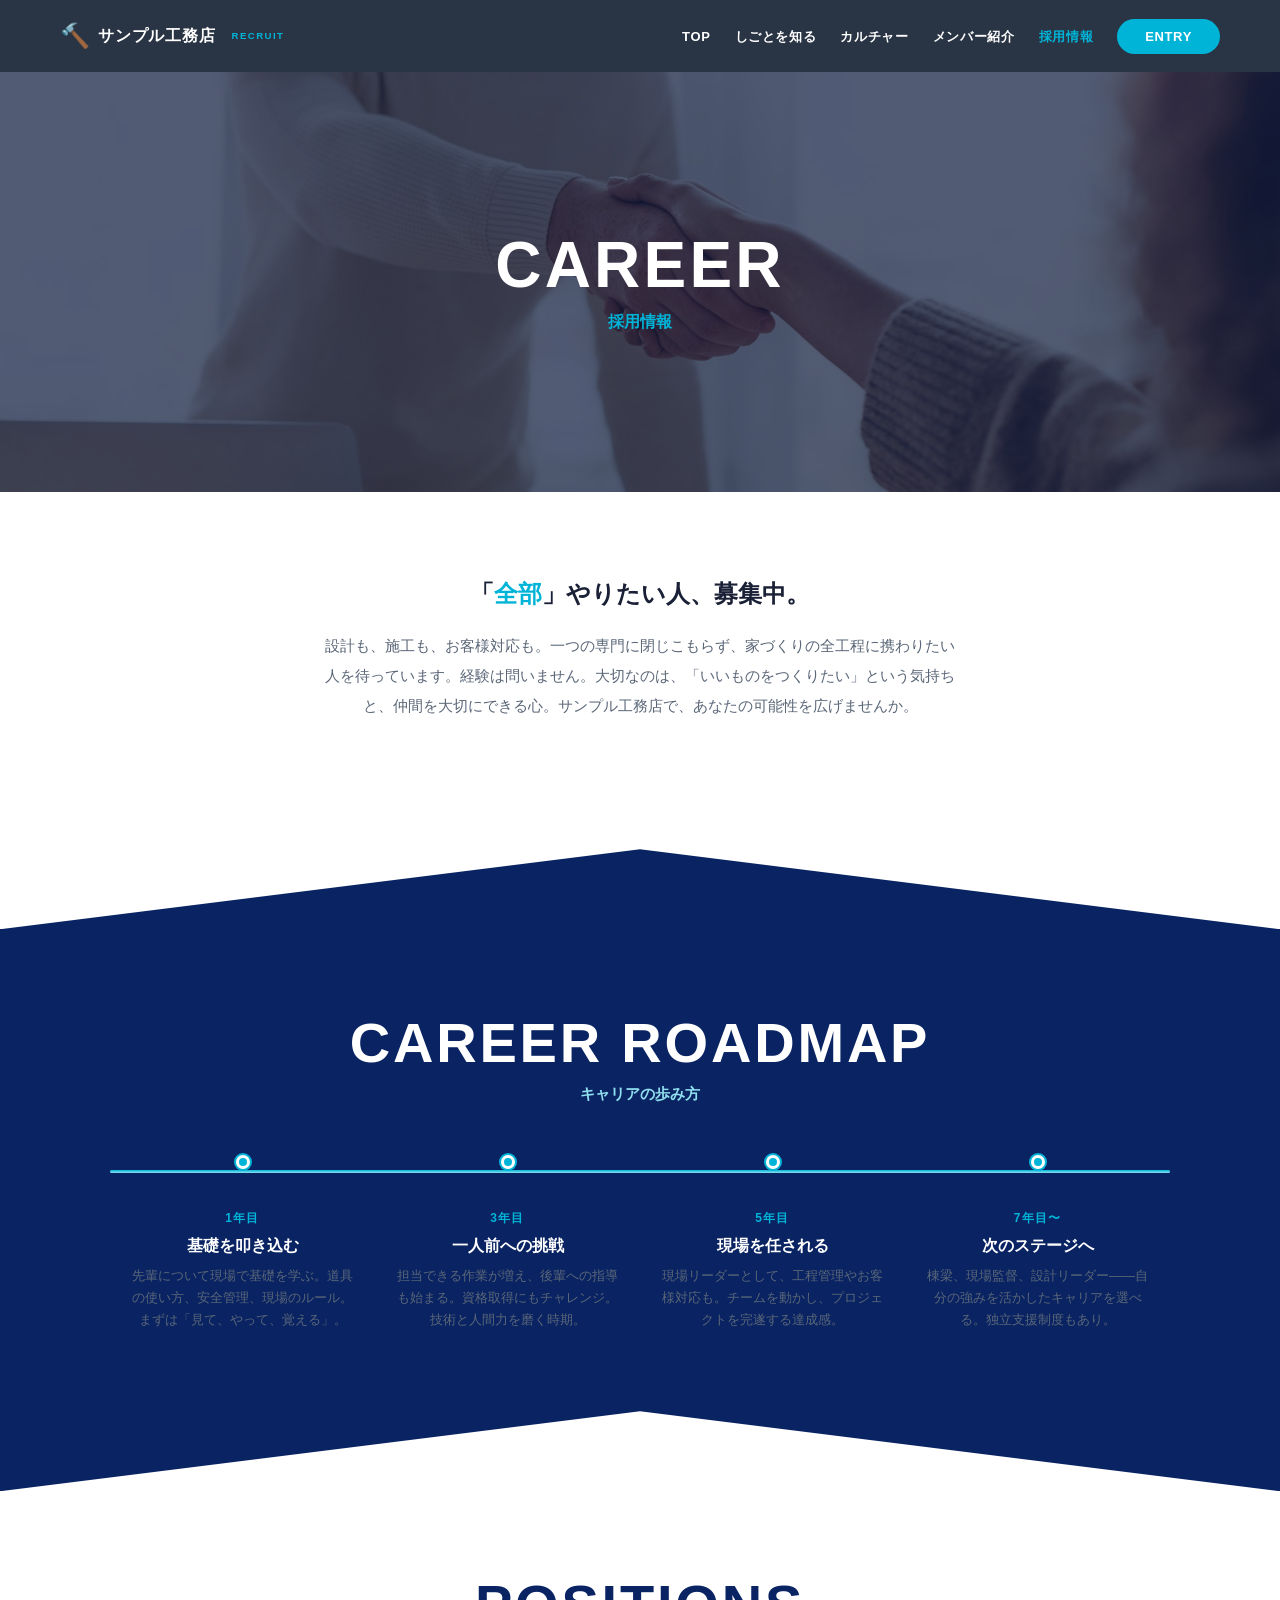
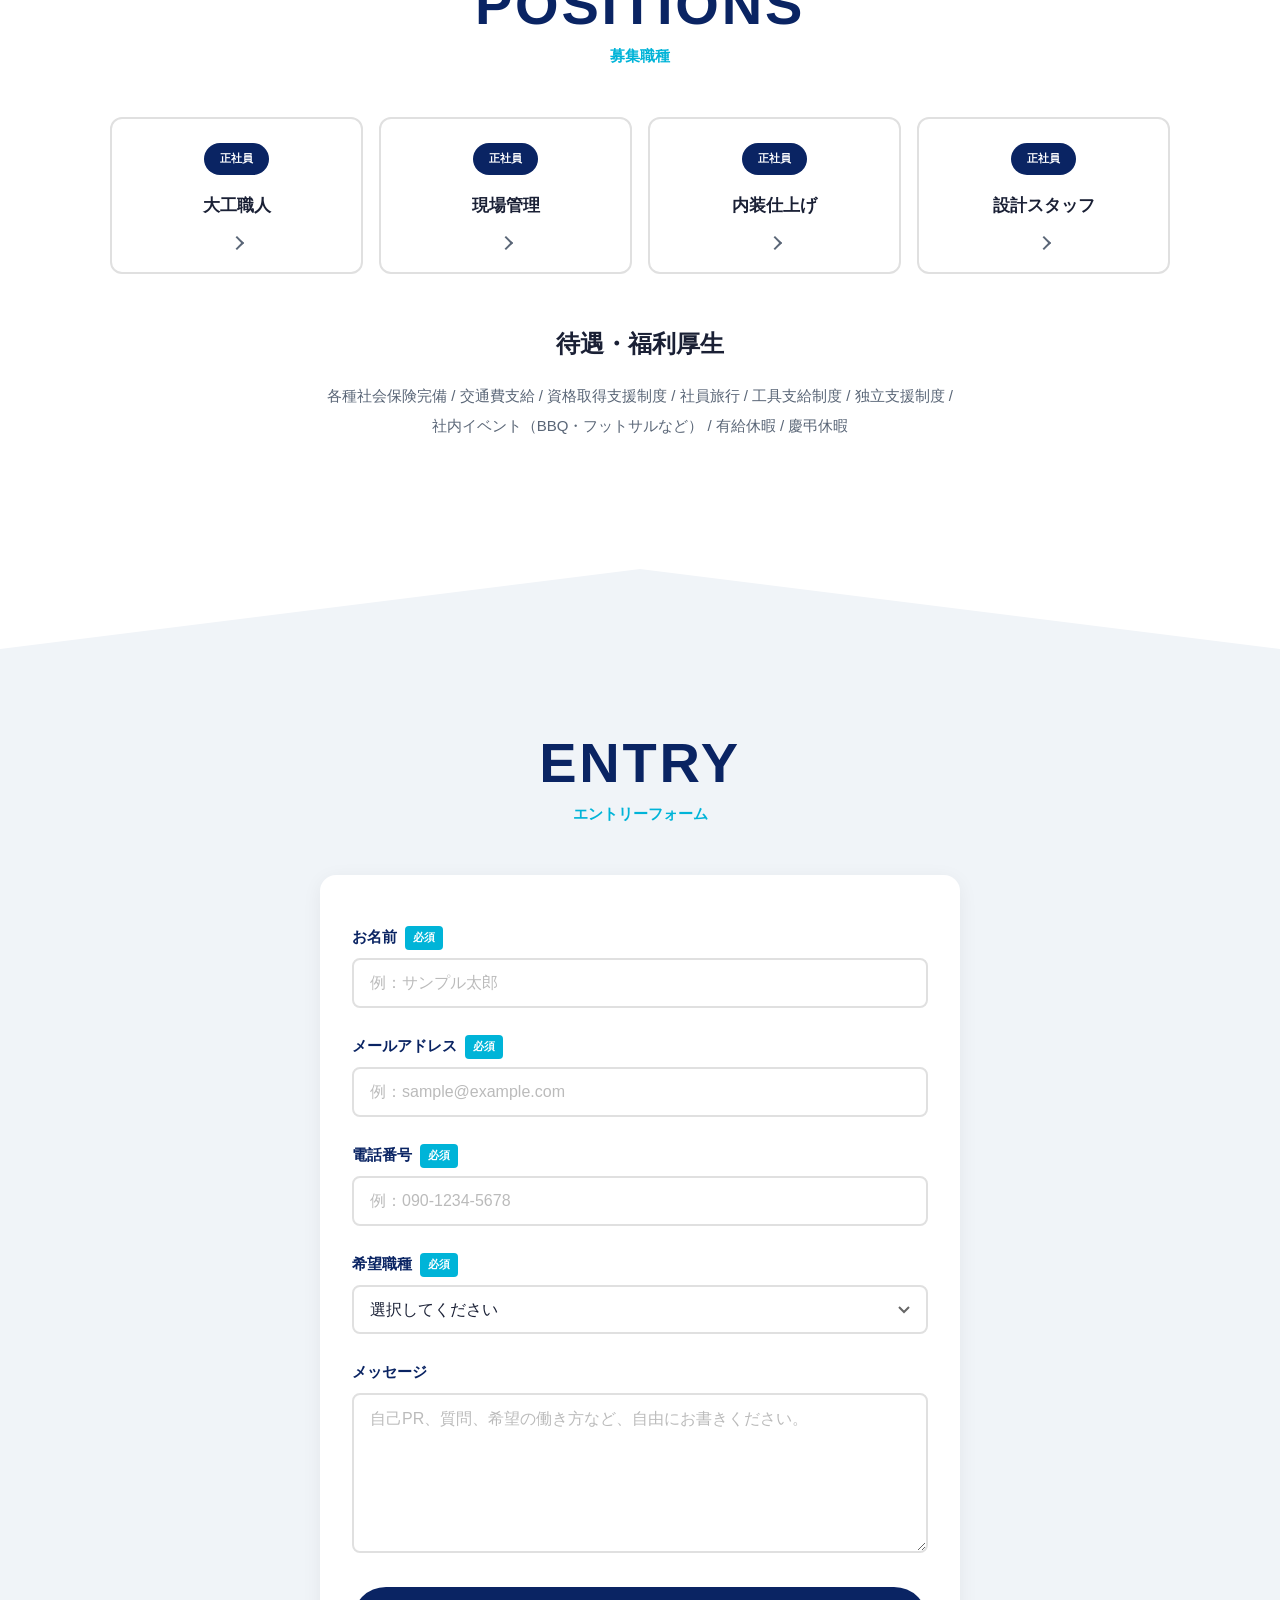
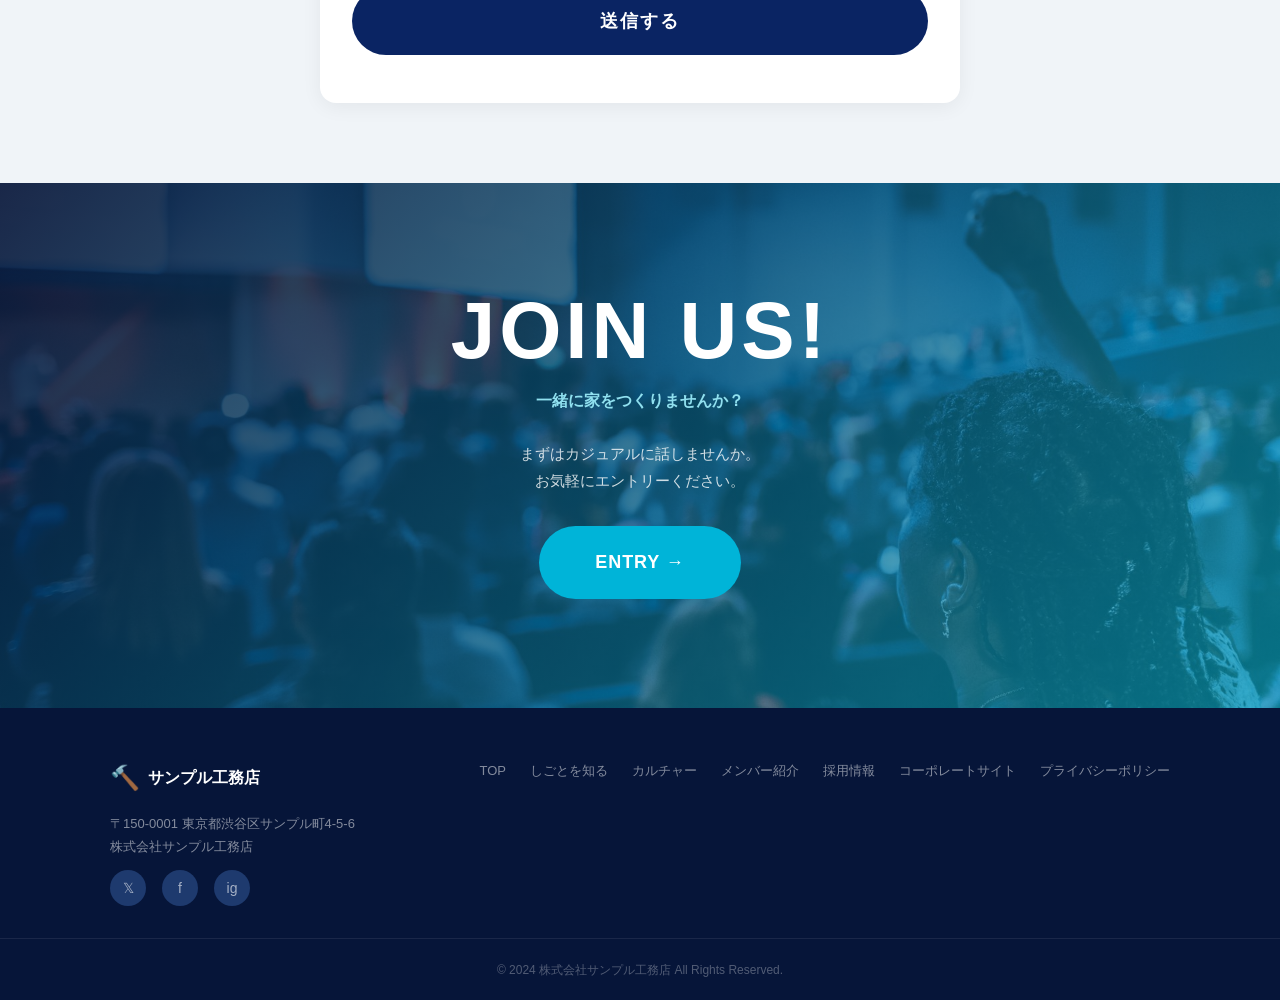
<file: sample-b/career.html>
<!DOCTYPE html>
<html lang="ja">
<head>
  <meta charset="UTF-8">
  <meta name="viewport" content="width=device-width, initial-scale=1.0">
  <title>採用情報 | 株式会社サンプル工務店 RECRUIT</title>
  <meta name="description" content="株式会社サンプル工務店の採用情報。大工職人・現場管理・内装仕上げ・設計スタッフを募集中。">
  <link rel="stylesheet" href="style.css">
  <style>
    /* Form Styles */
    .entry-section {
      padding: 80px 0;
      background: var(--c-gray-light);
    }
    .entry-form {
      max-width: 640px;
      margin: 0 auto;
      background: var(--c-white);
      border-radius: 16px;
      padding: 48px 32px;
      box-shadow: 0 4px 20px rgba(0, 0, 0, 0.06);
    }
    .form__group {
      margin-bottom: 24px;
    }
    .form__label {
      display: block;
      font-size: 0.9375rem;
      font-weight: var(--fw-bold);
      color: var(--c-navy);
      margin-bottom: 8px;
    }
    .form__required {
      display: inline-block;
      padding: 2px 8px;
      font-size: 0.6875rem;
      font-weight: var(--fw-black);
      color: var(--c-white);
      background: var(--c-orange);
      border-radius: 4px;
      margin-left: 8px;
      vertical-align: middle;
    }
    .form__input,
    .form__select,
    .form__textarea {
      width: 100%;
      padding: 14px 16px;
      font-size: 1rem;
      font-family: var(--ff-base);
      color: var(--c-text);
      border: 2px solid #e0e0e0;
      border-radius: 8px;
      background: var(--c-white);
      transition: border-color var(--transition), box-shadow var(--transition);
      outline: none;
    }
    .form__input:focus,
    .form__select:focus,
    .form__textarea:focus {
      border-color: var(--c-orange);
      box-shadow: 0 0 0 3px rgba(242, 101, 34, 0.15);
    }
    .form__input::placeholder,
    .form__textarea::placeholder {
      color: #bbb;
    }
    .form__select {
      appearance: none;
      background-image: url("data:image/svg+xml,%3Csvg xmlns='http://www.w3.org/2000/svg' width='12' height='8'%3E%3Cpath d='M1 1l5 5 5-5' stroke='%23666' stroke-width='2' fill='none'/%3E%3C/svg%3E");
      background-repeat: no-repeat;
      background-position: right 16px center;
      padding-right: 40px;
      cursor: pointer;
    }
    .form__textarea {
      min-height: 160px;
      resize: vertical;
    }
    .form__submit {
      display: block;
      width: 100%;
      padding: 18px;
      font-size: 1.125rem;
      font-weight: var(--fw-black);
      font-family: var(--ff-base);
      color: var(--c-white);
      background: var(--c-navy);
      border: none;
      border-radius: 50px;
      cursor: pointer;
      transition: all var(--transition);
      letter-spacing: 0.1em;
      margin-top: 8px;
    }
    .form__submit:hover {
      background: var(--c-orange);
      transform: translateY(-3px);
      box-shadow: 0 8px 25px rgba(242, 101, 34, 0.4);
    }
    @media (max-width: 767px) {
      .entry-form {
        padding: 32px 20px;
      }
    }
  </style>
</head>
<body>
  <!-- ヘッダー -->
  <header class="header" id="header">
    <div class="header__inner">
      <a href="index.html" class="header__logo">
        <span class="header__logo-icon">🔨</span>
        <span class="header__logo-text">サンプル工務店</span>
        <span class="header__logo-sub">RECRUIT</span>
      </a>
      <nav class="header__nav" id="nav" aria-label="メインナビゲーション">
        <ul class="header__nav-list">
          <li><a href="index.html" class="header__nav-link">TOP</a></li>
          <li><a href="job.html" class="header__nav-link">しごとを知る</a></li>
          <li><a href="culture.html" class="header__nav-link">カルチャー</a></li>
          <li><a href="members.html" class="header__nav-link">メンバー紹介</a></li>
          <li><a href="career.html" class="header__nav-link is-current">採用情報</a></li>
          <li><a href="career.html#entry" class="header__nav-link header__nav-link--entry">ENTRY</a></li>
        </ul>
      </nav>
      <button class="header__hamburger" id="hamburger" type="button" aria-label="メニューを開く" aria-expanded="false" aria-controls="nav">
        <span class="header__hamburger-line"></span>
        <span class="header__hamburger-line"></span>
        <span class="header__hamburger-line"></span>
      </button>
    </div>
  </header>

  <main>
    <!-- Page Hero -->
    <section class="page-hero">
      <div class="page-hero__bg">
        <img src="images/hero-career.jpg" alt="職人たちの仕事風景">
      </div>
      <div class="page-hero__content">
        <h1 class="page-hero__en">CAREER</h1>
        <p class="page-hero__ja">採用情報</p>
      </div>
    </section>

    <!-- Career Message -->
    <section class="career-section" id="career">
      <div class="container">
        <div class="career__message fade-in">
          <h2 class="career__message-heading">「<em>全部</em>」やりたい人、募集中。</h2>
          <p class="career__message-text">
            設計も、施工も、お客様対応も。一つの専門に閉じこもらず、家づくりの全工程に携わりたい人を待っています。経験は問いません。大切なのは、「いいものをつくりたい」という気持ちと、仲間を大切にできる心。サンプル工務店で、あなたの可能性を広げませんか。
          </p>
        </div>
      </div>
    </section>

    <!-- ▼ Triangle Divider -->
    <div class="triangle-divider triangle-divider--navy"></div>

    <!-- Roadmap -->
    <section class="job-section">
      <div class="container">
        <h2 class="section-title section-title--white fade-in">
          <span class="section-title__en">CAREER ROADMAP</span>
          <span class="section-title__ja">キャリアの歩み方</span>
        </h2>
        <div class="roadmap fade-in">
          <div class="roadmap__steps">
            <div class="roadmap__step">
              <span class="roadmap__step-year">1年目</span>
              <h4 class="roadmap__step-title">基礎を叩き込む</h4>
              <p class="roadmap__step-desc">先輩について現場で基礎を学ぶ。道具の使い方、安全管理、現場のルール。まずは「見て、やって、覚える」。</p>
            </div>
            <div class="roadmap__step">
              <span class="roadmap__step-year">3年目</span>
              <h4 class="roadmap__step-title">一人前への挑戦</h4>
              <p class="roadmap__step-desc">担当できる作業が増え、後輩への指導も始まる。資格取得にもチャレンジ。技術と人間力を磨く時期。</p>
            </div>
            <div class="roadmap__step">
              <span class="roadmap__step-year">5年目</span>
              <h4 class="roadmap__step-title">現場を任される</h4>
              <p class="roadmap__step-desc">現場リーダーとして、工程管理やお客様対応も。チームを動かし、プロジェクトを完遂する達成感。</p>
            </div>
            <div class="roadmap__step">
              <span class="roadmap__step-year">7年目〜</span>
              <h4 class="roadmap__step-title">次のステージへ</h4>
              <p class="roadmap__step-desc">棟梁、現場監督、設計リーダー——自分の強みを活かしたキャリアを選べる。独立支援制度もあり。</p>
            </div>
          </div>
        </div>
      </div>
    </section>

    <!-- ▼ Triangle Divider -->
    <div class="triangle-divider triangle-divider--white"></div>

    <!-- Position Listings -->
    <section class="career-section" id="positions">
      <div class="container">
        <h2 class="section-title fade-in">
          <span class="section-title__en">POSITIONS</span>
          <span class="section-title__ja">募集職種</span>
        </h2>
        <div class="career__positions fade-in">
          <div class="career__position">
            <span class="career__position-badge">正社員</span>
            <span class="career__position-title">大工職人</span>
            <span class="career__position-arrow"></span>
          </div>
          <div class="career__position">
            <span class="career__position-badge">正社員</span>
            <span class="career__position-title">現場管理</span>
            <span class="career__position-arrow"></span>
          </div>
          <div class="career__position">
            <span class="career__position-badge">正社員</span>
            <span class="career__position-title">内装仕上げ</span>
            <span class="career__position-arrow"></span>
          </div>
          <div class="career__position">
            <span class="career__position-badge">正社員</span>
            <span class="career__position-title">設計スタッフ</span>
            <span class="career__position-arrow"></span>
          </div>
        </div>

        <!-- Benefits -->
        <div class="career__message fade-in" style="margin-top: 48px;">
          <h3 class="career__message-heading">待遇・福利厚生</h3>
          <p class="career__message-text">
            各種社会保険完備 / 交通費支給 / 資格取得支援制度 / 社員旅行 / 工具支給制度 / 独立支援制度 / 社内イベント（BBQ・フットサルなど） / 有給休暇 / 慶弔休暇
          </p>
        </div>
      </div>
    </section>

    <!-- ▼ Triangle Divider -->
    <div class="triangle-divider triangle-divider--gray"></div>

    <!-- Entry Form -->
    <section class="entry-section" id="entry">
      <div class="container">
        <h2 class="section-title fade-in">
          <span class="section-title__en">ENTRY</span>
          <span class="section-title__ja">エントリーフォーム</span>
        </h2>
        <form class="entry-form fade-in" action="#" method="post">
          <div class="form__group">
            <label class="form__label" for="name">お名前<span class="form__required">必須</span></label>
            <input type="text" id="name" name="name" class="form__input" placeholder="例：サンプル太郎" required>
          </div>
          <div class="form__group">
            <label class="form__label" for="email">メールアドレス<span class="form__required">必須</span></label>
            <input type="email" id="email" name="email" class="form__input" placeholder="例：sample@example.com" required>
          </div>
          <div class="form__group">
            <label class="form__label" for="phone">電話番号<span class="form__required">必須</span></label>
            <input type="tel" id="phone" name="phone" class="form__input" placeholder="例：090-1234-5678" required>
          </div>
          <div class="form__group">
            <label class="form__label" for="position">希望職種<span class="form__required">必須</span></label>
            <select id="position" name="position" class="form__select" required>
              <option value="" disabled selected>選択してください</option>
              <option value="carpenter">大工職人</option>
              <option value="manager">現場管理</option>
              <option value="interior">内装仕上げ</option>
              <option value="design">設計スタッフ</option>
              <option value="other">その他・相談したい</option>
            </select>
          </div>
          <div class="form__group">
            <label class="form__label" for="message">メッセージ</label>
            <textarea id="message" name="message" class="form__textarea" placeholder="自己PR、質問、希望の働き方など、自由にお書きください。"></textarea>
          </div>
          <button type="submit" class="form__submit">送信する</button>
        </form>
      </div>
    </section>

    <!-- CTA (JOIN US!) -->
    <section class="cta">
      <div class="cta__bg">
        <img src="images/cta-bg.jpg" alt="夕焼けの現場とチーム" loading="lazy">
        <div class="cta__overlay"></div>
      </div>
      <div class="cta__content fade-in">
        <p class="cta__en">JOIN US!</p>
        <p class="cta__ja">一緒に家をつくりませんか？</p>
        <p class="cta__text">まずはカジュアルに話しませんか。<br>お気軽にエントリーください。</p>
        <a href="#entry" class="btn btn--primary btn--lg">ENTRY →</a>
      </div>
    </section>
  </main>

  <!-- フッター -->
  <footer class="footer">
    <div class="footer__inner">
      <div class="footer__info">
        <div class="footer__logo">
          <span class="footer__logo-icon">🔨</span>
          <span class="footer__logo-text">サンプル工務店</span>
        </div>
        <address class="footer__address">
          〒150-0001 東京都渋谷区サンプル町4-5-6<br>
          株式会社サンプル工務店
        </address>
        <div class="footer__social">
          <a href="#" aria-label="X (Twitter)">𝕏</a>
          <a href="#" aria-label="Facebook">f</a>
          <a href="#" aria-label="Instagram">ig</a>
        </div>
      </div>
      <nav class="footer__nav" aria-label="フッターナビゲーション">
        <ul class="footer__nav-list">
          <li><a href="index.html">TOP</a></li>
          <li><a href="job.html">しごとを知る</a></li>
          <li><a href="culture.html">カルチャー</a></li>
          <li><a href="members.html">メンバー紹介</a></li>
          <li><a href="career.html">採用情報</a></li>
          <li><a href="#">コーポレートサイト</a></li>
          <li><a href="#">プライバシーポリシー</a></li>
        </ul>
      </nav>
    </div>
    <div class="footer__copy">
      <small>&copy; 2024 株式会社サンプル工務店 All Rights Reserved.</small>
    </div>
  </footer>

  <script src="script.js"></script>
</body>
</html>
</file>
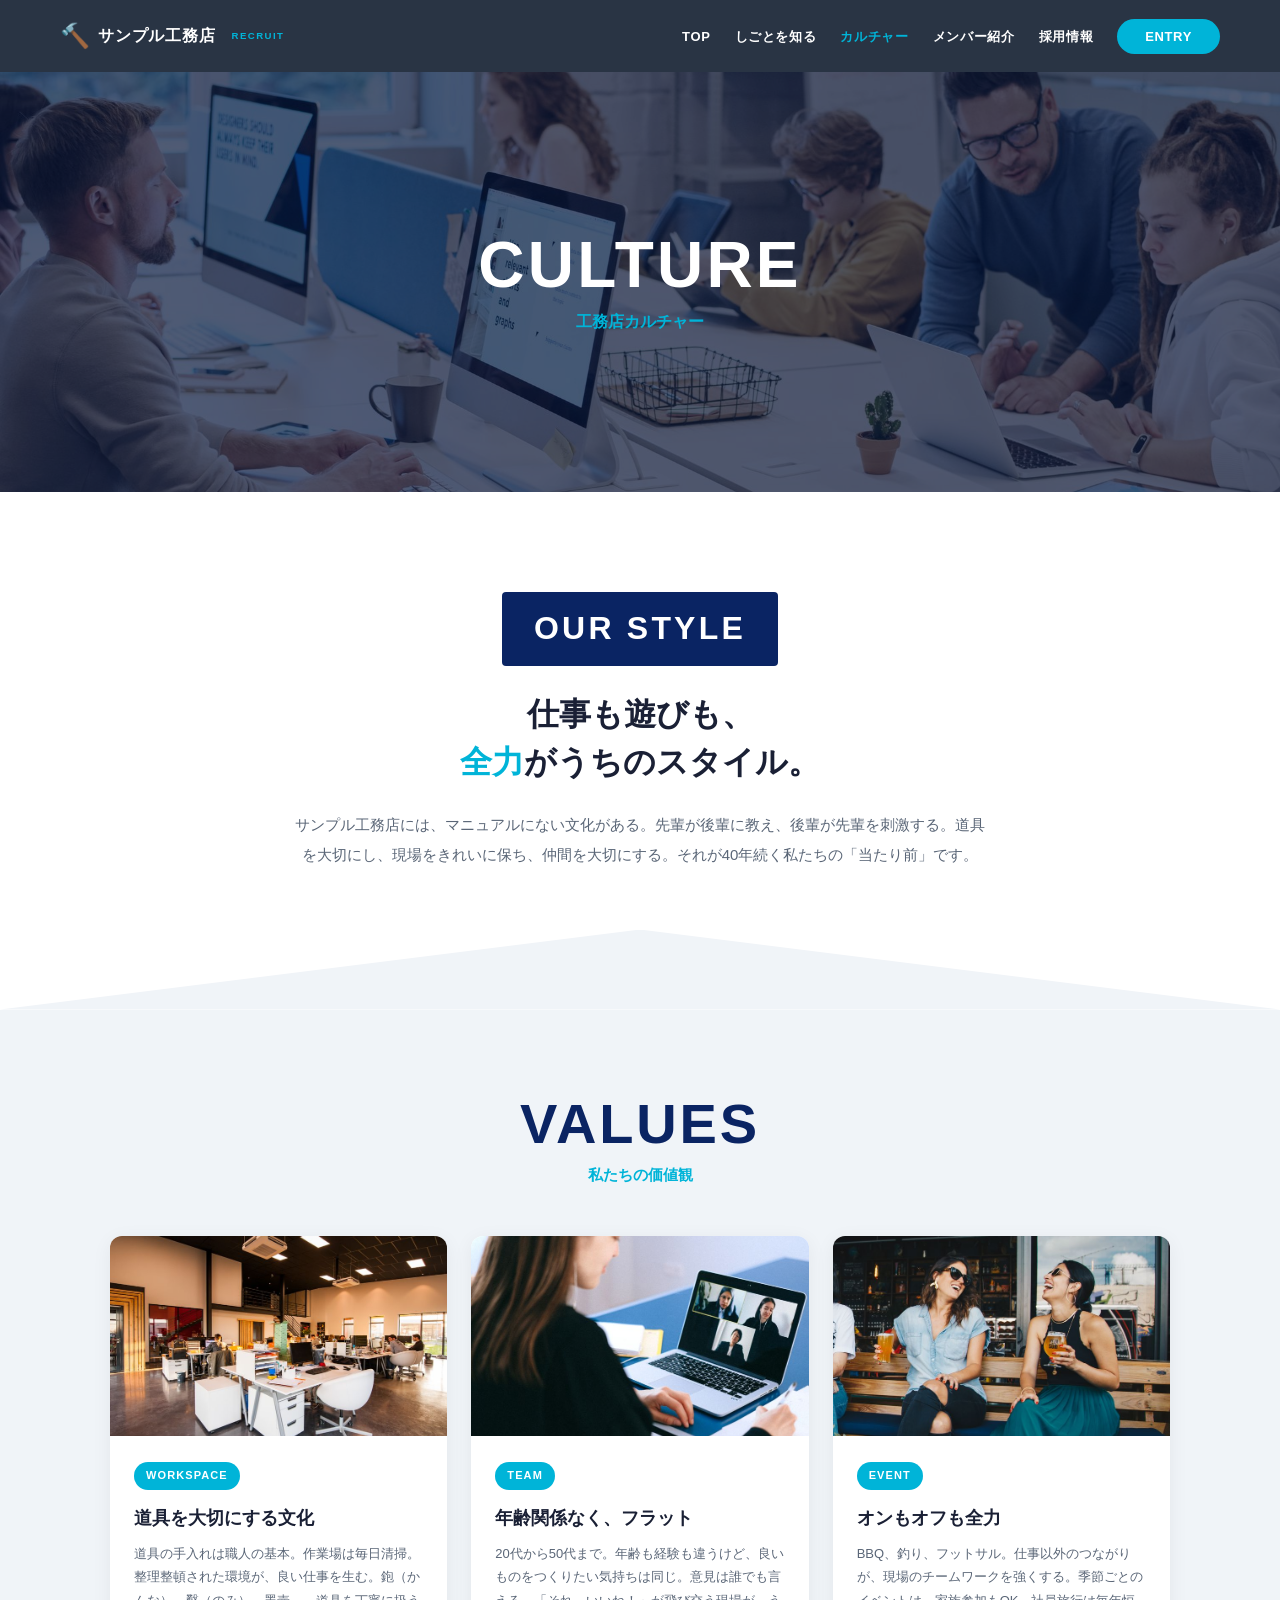
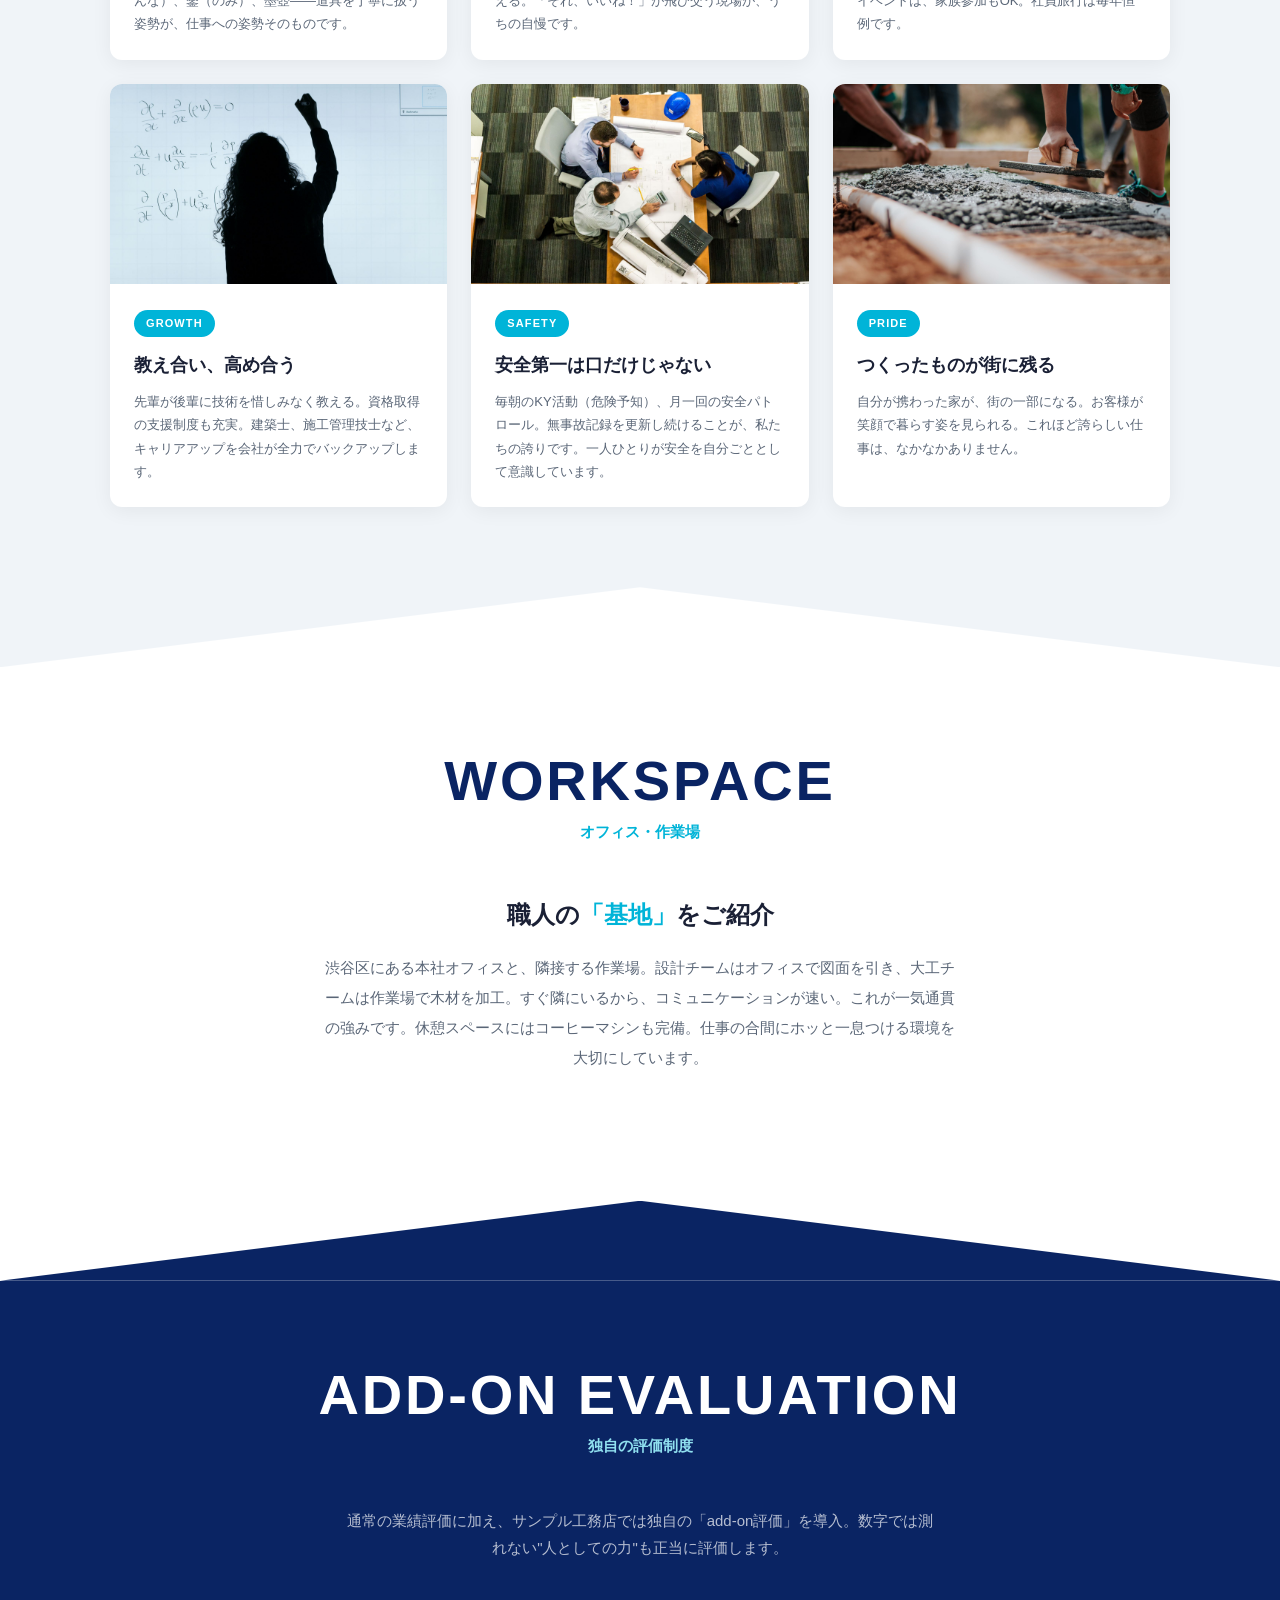
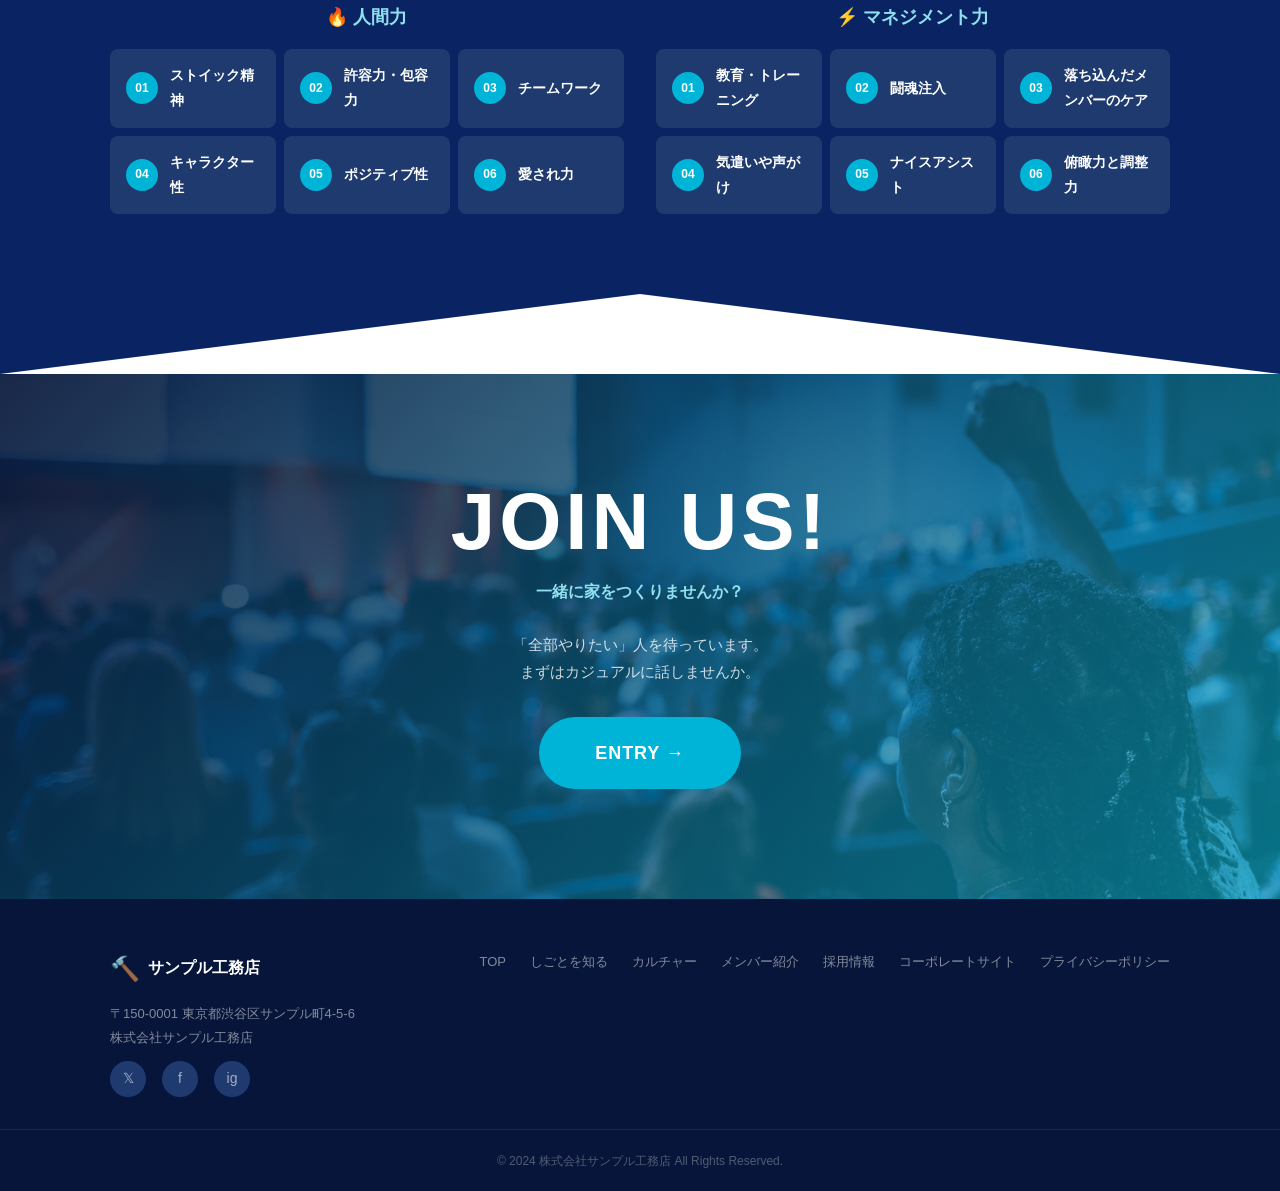
<file: sample-b/culture.html>
<!DOCTYPE html>
<html lang="ja">
<head>
  <meta charset="UTF-8">
  <meta name="viewport" content="width=device-width, initial-scale=1.0">
  <title>カルチャー | 株式会社サンプル工務店 RECRUIT</title>
  <meta name="description" content="株式会社サンプル工務店のカルチャー。道具を大切にし、年齢関係なくフラットに、オンもオフも全力で。">
  <link rel="stylesheet" href="style.css">
</head>
<body>
  <!-- ヘッダー -->
  <header class="header" id="header">
    <div class="header__inner">
      <a href="index.html" class="header__logo">
        <span class="header__logo-icon">🔨</span>
        <span class="header__logo-text">サンプル工務店</span>
        <span class="header__logo-sub">RECRUIT</span>
      </a>
      <nav class="header__nav" id="nav" aria-label="メインナビゲーション">
        <ul class="header__nav-list">
          <li><a href="index.html" class="header__nav-link">TOP</a></li>
          <li><a href="job.html" class="header__nav-link">しごとを知る</a></li>
          <li><a href="culture.html" class="header__nav-link is-current">カルチャー</a></li>
          <li><a href="members.html" class="header__nav-link">メンバー紹介</a></li>
          <li><a href="career.html" class="header__nav-link">採用情報</a></li>
          <li><a href="career.html#entry" class="header__nav-link header__nav-link--entry">ENTRY</a></li>
        </ul>
      </nav>
      <button class="header__hamburger" id="hamburger" type="button" aria-label="メニューを開く" aria-expanded="false" aria-controls="nav">
        <span class="header__hamburger-line"></span>
        <span class="header__hamburger-line"></span>
        <span class="header__hamburger-line"></span>
      </button>
    </div>
  </header>

  <main>
    <!-- Page Hero -->
    <section class="page-hero">
      <div class="page-hero__bg">
        <img src="images/hero-culture.jpg" alt="チームで作業する職人たち">
      </div>
      <div class="page-hero__content">
        <h1 class="page-hero__en">CULTURE</h1>
        <p class="page-hero__ja">工務店カルチャー</p>
      </div>
    </section>

    <!-- Culture Intro -->
    <section class="concept">
      <div class="container">
        <div class="fade-in">
          <div class="concept__badge">OUR STYLE</div>
        </div>
        <h2 class="concept__heading fade-in">
          仕事も遊びも、<br><em>全力</em>がうちのスタイル。
        </h2>
        <p class="concept__text fade-in">
          サンプル工務店には、マニュアルにない文化がある。先輩が後輩に教え、後輩が先輩を刺激する。道具を大切にし、現場をきれいに保ち、仲間を大切にする。それが40年続く私たちの「当たり前」です。
        </p>
      </div>
    </section>

    <!-- ▼ Triangle Divider -->
    <div class="triangle-divider triangle-divider--gray"></div>

    <!-- Culture Cards -->
    <section class="culture-section" id="culture">
      <div class="container">
        <h2 class="section-title fade-in">
          <span class="section-title__en">VALUES</span>
          <span class="section-title__ja">私たちの価値観</span>
        </h2>
        <div class="culture__grid">
          <article class="culture__card fade-in">
            <div class="culture__card-img">
              <img src="images/culture-office.jpg" alt="道具が整然と並ぶ作業場" loading="lazy">
            </div>
            <div class="culture__card-body">
              <span class="culture__card-tag">WORKSPACE</span>
              <h3 class="culture__card-title">道具を大切にする文化</h3>
              <p class="culture__card-text">道具の手入れは職人の基本。作業場は毎日清掃。整理整頓された環境が、良い仕事を生む。鉋（かんな）、鑿（のみ）、墨壺——道具を丁寧に扱う姿勢が、仕事への姿勢そのものです。</p>
            </div>
          </article>
          <article class="culture__card fade-in">
            <div class="culture__card-img">
              <img src="images/culture-hybrid.jpg" alt="若手とベテランが話し合う様子" loading="lazy">
            </div>
            <div class="culture__card-body">
              <span class="culture__card-tag">TEAM</span>
              <h3 class="culture__card-title">年齢関係なく、フラット</h3>
              <p class="culture__card-text">20代から50代まで。年齢も経験も違うけど、良いものをつくりたい気持ちは同じ。意見は誰でも言える。「それ、いいね！」が飛び交う現場が、うちの自慢です。</p>
            </div>
          </article>
          <article class="culture__card fade-in">
            <div class="culture__card-img">
              <img src="images/culture-event.jpg" alt="BBQで楽しむメンバー" loading="lazy">
            </div>
            <div class="culture__card-body">
              <span class="culture__card-tag">EVENT</span>
              <h3 class="culture__card-title">オンもオフも全力</h3>
              <p class="culture__card-text">BBQ、釣り、フットサル。仕事以外のつながりが、現場のチームワークを強くする。季節ごとのイベントは、家族参加もOK。社員旅行は毎年恒例です。</p>
            </div>
          </article>
          <article class="culture__card fade-in">
            <div class="culture__card-img">
              <img src="images/hero-1.jpg" alt="技術を教える先輩" loading="lazy">
            </div>
            <div class="culture__card-body">
              <span class="culture__card-tag">GROWTH</span>
              <h3 class="culture__card-title">教え合い、高め合う</h3>
              <p class="culture__card-text">先輩が後輩に技術を惜しみなく教える。資格取得の支援制度も充実。建築士、施工管理技士など、キャリアアップを会社が全力でバックアップします。</p>
            </div>
          </article>
          <article class="culture__card fade-in">
            <div class="culture__card-img">
              <img src="images/hero-2.jpg" alt="朝礼の様子" loading="lazy">
            </div>
            <div class="culture__card-body">
              <span class="culture__card-tag">SAFETY</span>
              <h3 class="culture__card-title">安全第一は口だけじゃない</h3>
              <p class="culture__card-text">毎朝のKY活動（危険予知）、月一回の安全パトロール。無事故記録を更新し続けることが、私たちの誇りです。一人ひとりが安全を自分ごととして意識しています。</p>
            </div>
          </article>
          <article class="culture__card fade-in">
            <div class="culture__card-img">
              <img src="images/hero-3.jpg" alt="完成した家の前で" loading="lazy">
            </div>
            <div class="culture__card-body">
              <span class="culture__card-tag">PRIDE</span>
              <h3 class="culture__card-title">つくったものが街に残る</h3>
              <p class="culture__card-text">自分が携わった家が、街の一部になる。お客様が笑顔で暮らす姿を見られる。これほど誇らしい仕事は、なかなかありません。</p>
            </div>
          </article>
        </div>
      </div>
    </section>

    <!-- ▼ Triangle Divider -->
    <div class="triangle-divider triangle-divider--white-from-gray"></div>

    <!-- Office / Workspace -->
    <section class="career-section" id="workspace">
      <div class="container">
        <h2 class="section-title fade-in">
          <span class="section-title__en">WORKSPACE</span>
          <span class="section-title__ja">オフィス・作業場</span>
        </h2>
        <div class="career__message fade-in">
          <h3 class="career__message-heading">職人の<em>「基地」</em>をご紹介</h3>
          <p class="career__message-text">
            渋谷区にある本社オフィスと、隣接する作業場。設計チームはオフィスで図面を引き、大工チームは作業場で木材を加工。すぐ隣にいるから、コミュニケーションが速い。これが一気通貫の強みです。休憩スペースにはコーヒーマシンも完備。仕事の合間にホッと一息つける環境を大切にしています。
          </p>
        </div>
      </div>
    </section>

    <!-- ▼ Triangle Divider -->
    <div class="triangle-divider triangle-divider--navy"></div>

    <!-- Evaluation Section -->
    <section class="eval-section" id="eval">
      <div class="container">
        <h2 class="section-title section-title--white fade-in">
          <span class="section-title__en">ADD-ON EVALUATION</span>
          <span class="section-title__ja">独自の評価制度</span>
        </h2>
        <div class="eval__intro fade-in">
          <p class="eval__intro-text">通常の業績評価に加え、サンプル工務店では独自の「add-on評価」を導入。数字では測れない"人としての力"も正当に評価します。</p>
        </div>
        <div class="eval__categories">
          <div class="fade-in">
            <h3 class="eval__category-title">🔥 人間力</h3>
            <div class="eval__list">
              <div class="eval__item"><span class="eval__item-num">01</span><span class="eval__item-text">ストイック精神</span></div>
              <div class="eval__item"><span class="eval__item-num">02</span><span class="eval__item-text">許容力・包容力</span></div>
              <div class="eval__item"><span class="eval__item-num">03</span><span class="eval__item-text">チームワーク</span></div>
              <div class="eval__item"><span class="eval__item-num">04</span><span class="eval__item-text">キャラクター性</span></div>
              <div class="eval__item"><span class="eval__item-num">05</span><span class="eval__item-text">ポジティブ性</span></div>
              <div class="eval__item"><span class="eval__item-num">06</span><span class="eval__item-text">愛され力</span></div>
            </div>
          </div>
          <div class="fade-in">
            <h3 class="eval__category-title">⚡ マネジメント力</h3>
            <div class="eval__list">
              <div class="eval__item"><span class="eval__item-num">01</span><span class="eval__item-text">教育・トレーニング</span></div>
              <div class="eval__item"><span class="eval__item-num">02</span><span class="eval__item-text">闘魂注入</span></div>
              <div class="eval__item"><span class="eval__item-num">03</span><span class="eval__item-text">落ち込んだメンバーのケア</span></div>
              <div class="eval__item"><span class="eval__item-num">04</span><span class="eval__item-text">気遣いや声がけ</span></div>
              <div class="eval__item"><span class="eval__item-num">05</span><span class="eval__item-text">ナイスアシスト</span></div>
              <div class="eval__item"><span class="eval__item-num">06</span><span class="eval__item-text">俯瞰力と調整力</span></div>
            </div>
          </div>
        </div>
      </div>
    </section>

    <!-- ▼ Triangle Divider -->
    <div class="triangle-divider triangle-divider--white"></div>

    <!-- CTA (JOIN US!) -->
    <section class="cta">
      <div class="cta__bg">
        <img src="images/cta-bg.jpg" alt="夕焼けの現場とチーム" loading="lazy">
        <div class="cta__overlay"></div>
      </div>
      <div class="cta__content fade-in">
        <p class="cta__en">JOIN US!</p>
        <p class="cta__ja">一緒に家をつくりませんか？</p>
        <p class="cta__text">「全部やりたい」人を待っています。<br>まずはカジュアルに話しませんか。</p>
        <a href="career.html#entry" class="btn btn--primary btn--lg">ENTRY →</a>
      </div>
    </section>
  </main>

  <!-- フッター -->
  <footer class="footer">
    <div class="footer__inner">
      <div class="footer__info">
        <div class="footer__logo">
          <span class="footer__logo-icon">🔨</span>
          <span class="footer__logo-text">サンプル工務店</span>
        </div>
        <address class="footer__address">
          〒150-0001 東京都渋谷区サンプル町4-5-6<br>
          株式会社サンプル工務店
        </address>
        <div class="footer__social">
          <a href="#" aria-label="X (Twitter)">𝕏</a>
          <a href="#" aria-label="Facebook">f</a>
          <a href="#" aria-label="Instagram">ig</a>
        </div>
      </div>
      <nav class="footer__nav" aria-label="フッターナビゲーション">
        <ul class="footer__nav-list">
          <li><a href="index.html">TOP</a></li>
          <li><a href="job.html">しごとを知る</a></li>
          <li><a href="culture.html">カルチャー</a></li>
          <li><a href="members.html">メンバー紹介</a></li>
          <li><a href="career.html">採用情報</a></li>
          <li><a href="#">コーポレートサイト</a></li>
          <li><a href="#">プライバシーポリシー</a></li>
        </ul>
      </nav>
    </div>
    <div class="footer__copy">
      <small>&copy; 2024 株式会社サンプル工務店 All Rights Reserved.</small>
    </div>
  </footer>

  <script src="script.js"></script>
</body>
</html>
</file>
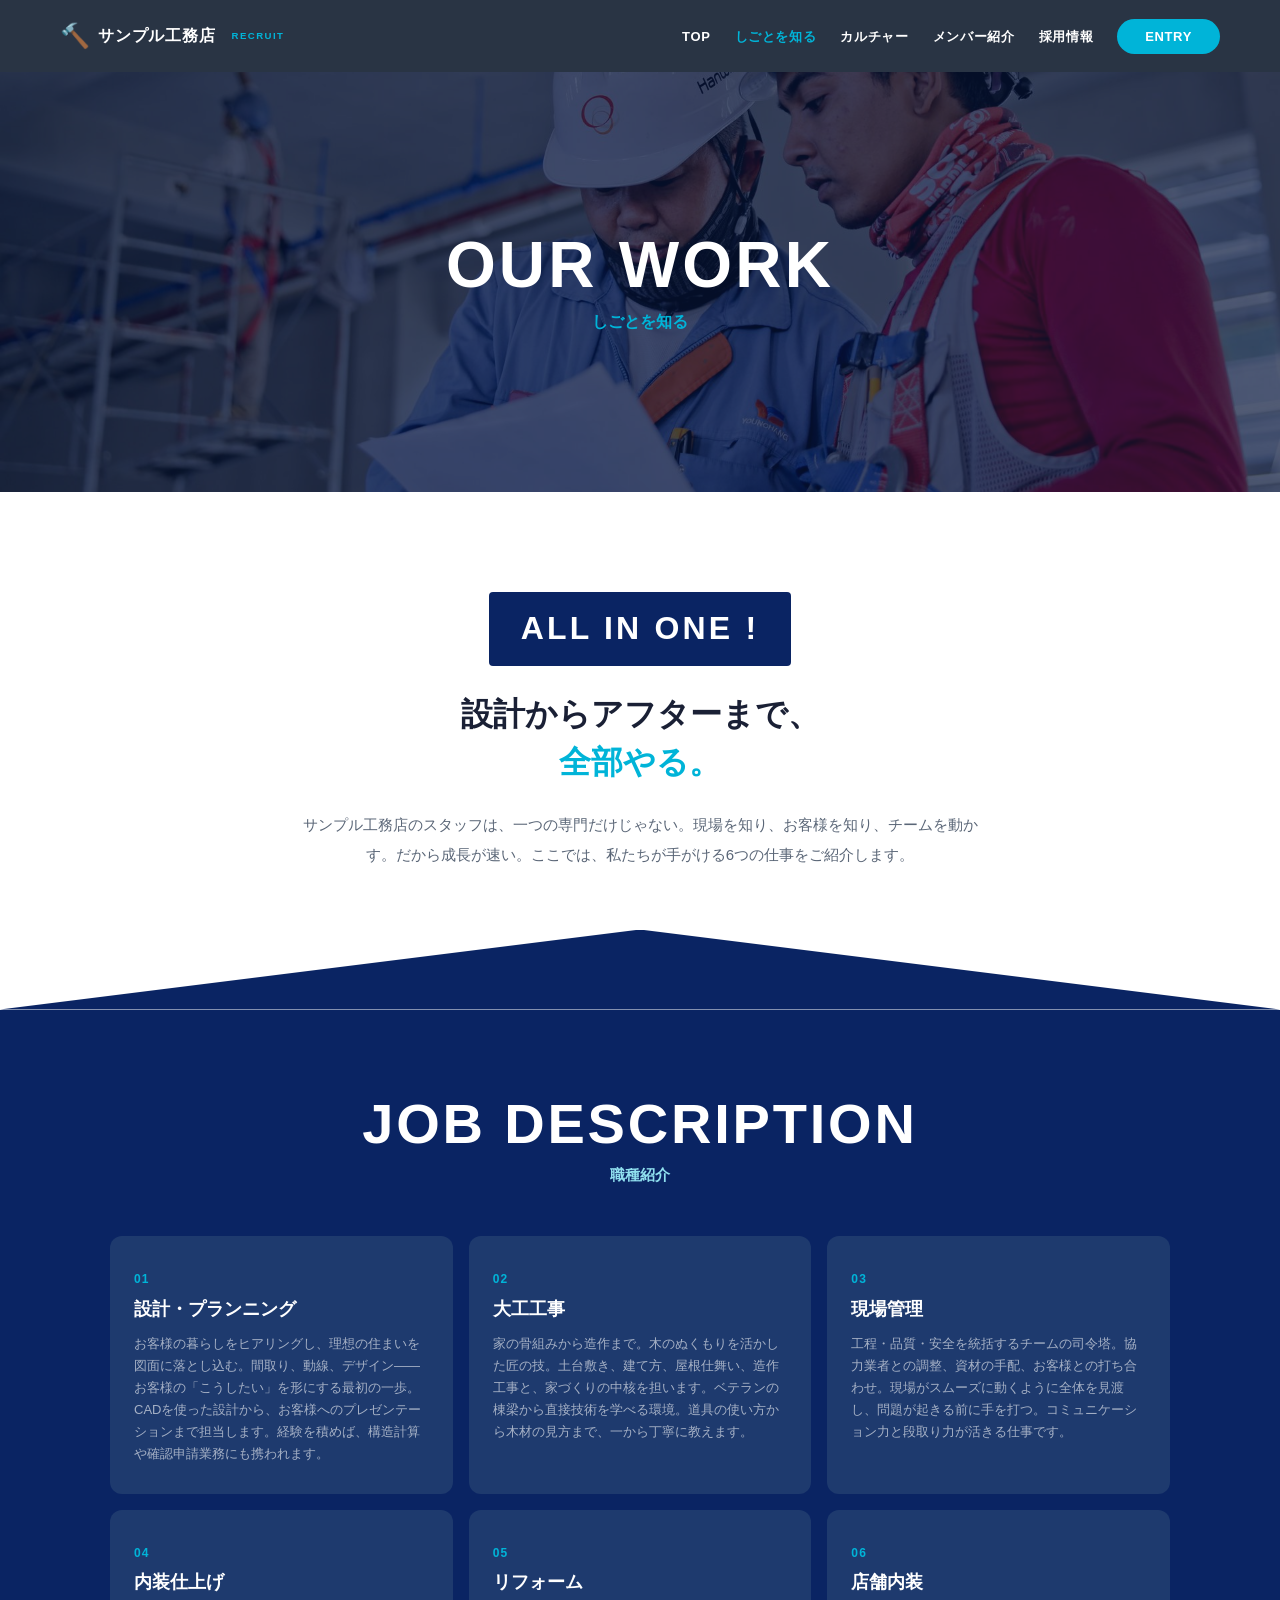
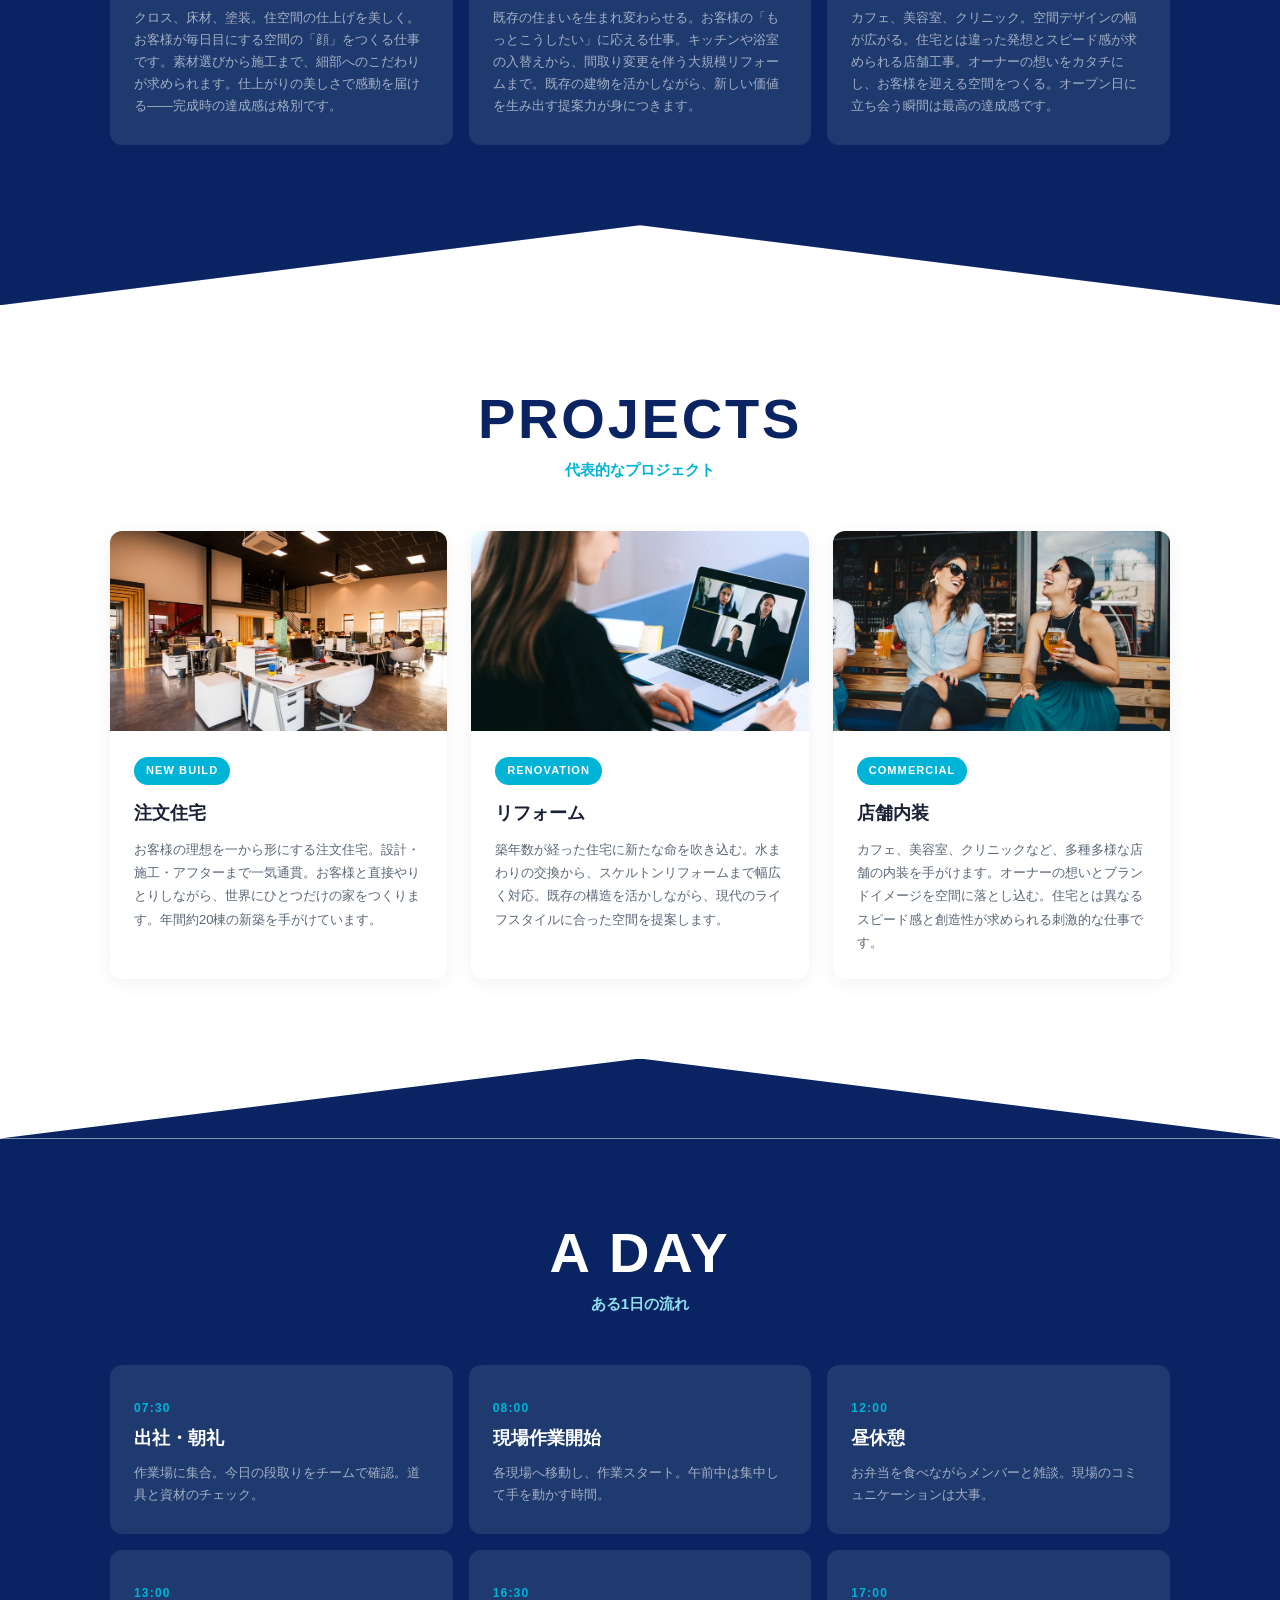
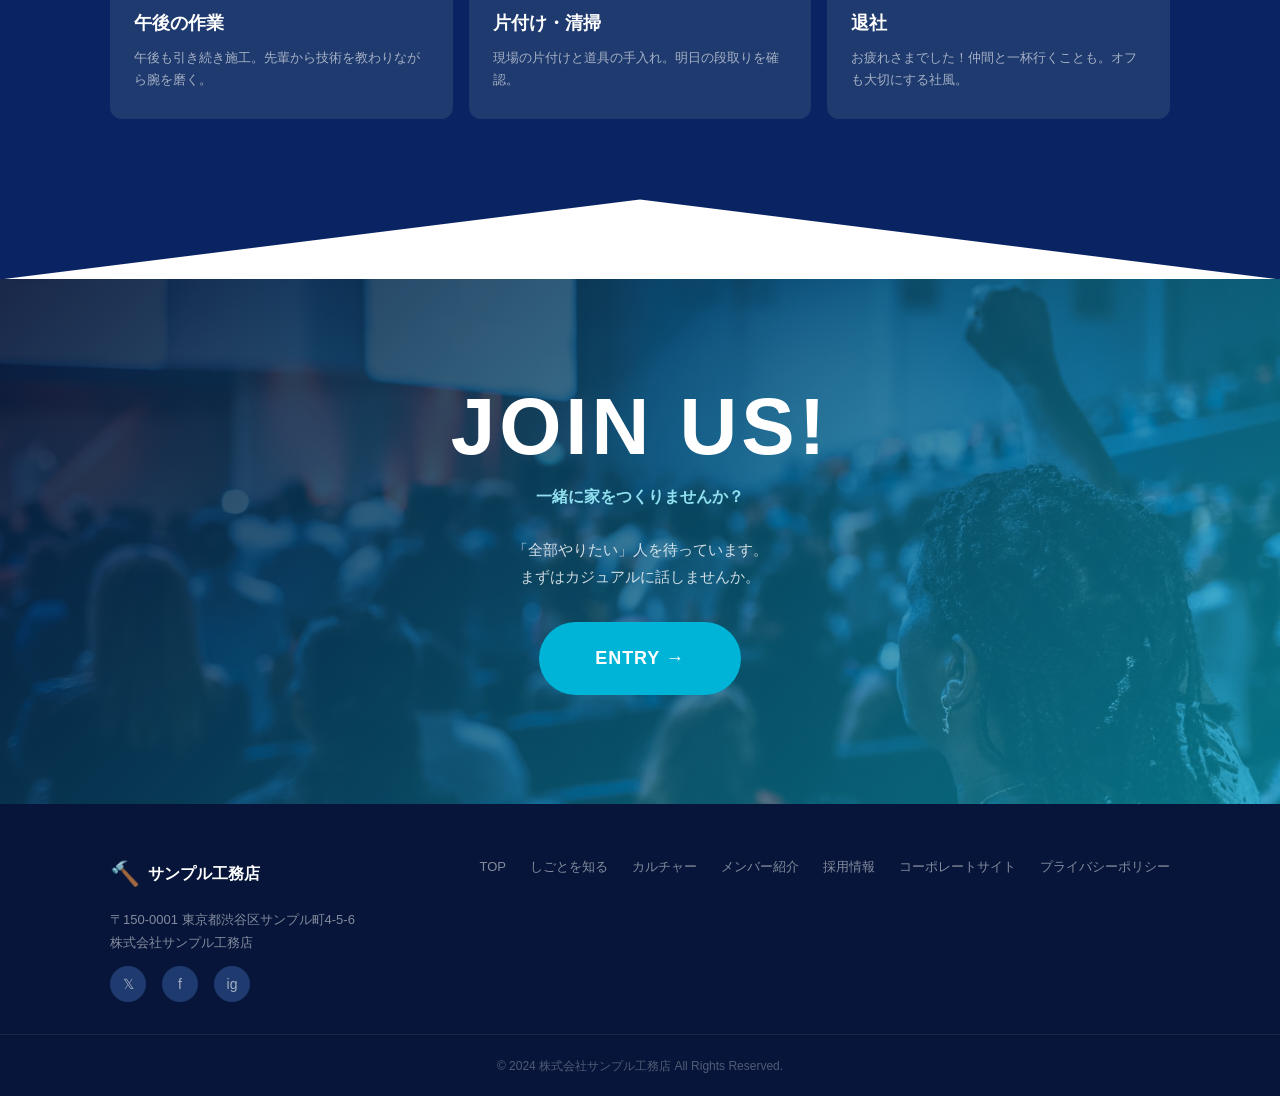
<file: sample-b/job.html>
<!DOCTYPE html>
<html lang="ja">
<head>
  <meta charset="UTF-8">
  <meta name="viewport" content="width=device-width, initial-scale=1.0">
  <title>しごとを知る | 株式会社サンプル工務店 RECRUIT</title>
  <meta name="description" content="株式会社サンプル工務店の仕事内容。設計・大工工事・現場管理・内装仕上げ・リフォーム・店舗内装まで幅広い業務をご紹介。">
  <link rel="stylesheet" href="style.css">
</head>
<body>
  <!-- ヘッダー -->
  <header class="header" id="header">
    <div class="header__inner">
      <a href="index.html" class="header__logo">
        <span class="header__logo-icon">🔨</span>
        <span class="header__logo-text">サンプル工務店</span>
        <span class="header__logo-sub">RECRUIT</span>
      </a>
      <nav class="header__nav" id="nav" aria-label="メインナビゲーション">
        <ul class="header__nav-list">
          <li><a href="index.html" class="header__nav-link">TOP</a></li>
          <li><a href="job.html" class="header__nav-link is-current">しごとを知る</a></li>
          <li><a href="culture.html" class="header__nav-link">カルチャー</a></li>
          <li><a href="members.html" class="header__nav-link">メンバー紹介</a></li>
          <li><a href="career.html" class="header__nav-link">採用情報</a></li>
          <li><a href="career.html#entry" class="header__nav-link header__nav-link--entry">ENTRY</a></li>
        </ul>
      </nav>
      <button class="header__hamburger" id="hamburger" type="button" aria-label="メニューを開く" aria-expanded="false" aria-controls="nav">
        <span class="header__hamburger-line"></span>
        <span class="header__hamburger-line"></span>
        <span class="header__hamburger-line"></span>
      </button>
    </div>
  </header>

  <main>
    <!-- Page Hero -->
    <section class="page-hero">
      <div class="page-hero__bg">
        <img src="images/hero-job.jpg" alt="現場で作業する職人たち">
      </div>
      <div class="page-hero__content">
        <h1 class="page-hero__en">OUR WORK</h1>
        <p class="page-hero__ja">しごとを知る</p>
      </div>
    </section>

    <!-- Intro -->
    <section class="concept" id="job-intro">
      <div class="container">
        <div class="fade-in">
          <div class="concept__badge">ALL IN ONE !</div>
        </div>
        <h2 class="concept__heading fade-in">
          設計からアフターまで、<br><em>全部やる。</em>
        </h2>
        <p class="concept__text fade-in">
          サンプル工務店のスタッフは、一つの専門だけじゃない。現場を知り、お客様を知り、チームを動かす。だから成長が速い。ここでは、私たちが手がける6つの仕事をご紹介します。
        </p>
      </div>
    </section>

    <!-- ▼ Triangle Divider -->
    <div class="triangle-divider triangle-divider--navy"></div>

    <!-- Job Detail Section -->
    <section class="job-section" id="job">
      <div class="container">
        <h2 class="section-title section-title--white fade-in">
          <span class="section-title__en">JOB DESCRIPTION</span>
          <span class="section-title__ja">職種紹介</span>
        </h2>
        <div class="job__grid">
          <div class="job__card fade-in">
            <span class="job__card-num">01</span>
            <h4 class="job__card-title">設計・プランニング</h4>
            <p class="job__card-text">お客様の暮らしをヒアリングし、理想の住まいを図面に落とし込む。間取り、動線、デザイン——お客様の「こうしたい」を形にする最初の一歩。CADを使った設計から、お客様へのプレゼンテーションまで担当します。経験を積めば、構造計算や確認申請業務にも携われます。</p>
          </div>
          <div class="job__card fade-in">
            <span class="job__card-num">02</span>
            <h4 class="job__card-title">大工工事</h4>
            <p class="job__card-text">家の骨組みから造作まで。木のぬくもりを活かした匠の技。土台敷き、建て方、屋根仕舞い、造作工事と、家づくりの中核を担います。ベテランの棟梁から直接技術を学べる環境。道具の使い方から木材の見方まで、一から丁寧に教えます。</p>
          </div>
          <div class="job__card fade-in">
            <span class="job__card-num">03</span>
            <h4 class="job__card-title">現場管理</h4>
            <p class="job__card-text">工程・品質・安全を統括するチームの司令塔。協力業者との調整、資材の手配、お客様との打ち合わせ。現場がスムーズに動くように全体を見渡し、問題が起きる前に手を打つ。コミュニケーション力と段取り力が活きる仕事です。</p>
          </div>
          <div class="job__card fade-in">
            <span class="job__card-num">04</span>
            <h4 class="job__card-title">内装仕上げ</h4>
            <p class="job__card-text">クロス、床材、塗装。住空間の仕上げを美しく。お客様が毎日目にする空間の「顔」をつくる仕事です。素材選びから施工まで、細部へのこだわりが求められます。仕上がりの美しさで感動を届ける——完成時の達成感は格別です。</p>
          </div>
          <div class="job__card fade-in">
            <span class="job__card-num">05</span>
            <h4 class="job__card-title">リフォーム</h4>
            <p class="job__card-text">既存の住まいを生まれ変わらせる。お客様の「もっとこうしたい」に応える仕事。キッチンや浴室の入替えから、間取り変更を伴う大規模リフォームまで。既存の建物を活かしながら、新しい価値を生み出す提案力が身につきます。</p>
          </div>
          <div class="job__card fade-in">
            <span class="job__card-num">06</span>
            <h4 class="job__card-title">店舗内装</h4>
            <p class="job__card-text">カフェ、美容室、クリニック。空間デザインの幅が広がる。住宅とは違った発想とスピード感が求められる店舗工事。オーナーの想いをカタチにし、お客様を迎える空間をつくる。オープン日に立ち会う瞬間は最高の達成感です。</p>
          </div>
        </div>
      </div>
    </section>

    <!-- ▼ Triangle Divider -->
    <div class="triangle-divider triangle-divider--white"></div>

    <!-- Project Types Section -->
    <section class="career-section" id="projects">
      <div class="container">
        <h2 class="section-title fade-in">
          <span class="section-title__en">PROJECTS</span>
          <span class="section-title__ja">代表的なプロジェクト</span>
        </h2>
        <div class="culture__grid">
          <article class="culture__card fade-in">
            <div class="culture__card-img">
              <img src="images/culture-office.jpg" alt="注文住宅の施工現場" loading="lazy">
            </div>
            <div class="culture__card-body">
              <span class="culture__card-tag">NEW BUILD</span>
              <h3 class="culture__card-title">注文住宅</h3>
              <p class="culture__card-text">お客様の理想を一から形にする注文住宅。設計・施工・アフターまで一気通貫。お客様と直接やりとりしながら、世界にひとつだけの家をつくります。年間約20棟の新築を手がけています。</p>
            </div>
          </article>
          <article class="culture__card fade-in">
            <div class="culture__card-img">
              <img src="images/culture-hybrid.jpg" alt="リフォーム工事の様子" loading="lazy">
            </div>
            <div class="culture__card-body">
              <span class="culture__card-tag">RENOVATION</span>
              <h3 class="culture__card-title">リフォーム</h3>
              <p class="culture__card-text">築年数が経った住宅に新たな命を吹き込む。水まわりの交換から、スケルトンリフォームまで幅広く対応。既存の構造を活かしながら、現代のライフスタイルに合った空間を提案します。</p>
            </div>
          </article>
          <article class="culture__card fade-in">
            <div class="culture__card-img">
              <img src="images/culture-event.jpg" alt="店舗内装の完成写真" loading="lazy">
            </div>
            <div class="culture__card-body">
              <span class="culture__card-tag">COMMERCIAL</span>
              <h3 class="culture__card-title">店舗内装</h3>
              <p class="culture__card-text">カフェ、美容室、クリニックなど、多種多様な店舗の内装を手がけます。オーナーの想いとブランドイメージを空間に落とし込む。住宅とは異なるスピード感と創造性が求められる刺激的な仕事です。</p>
            </div>
          </article>
        </div>
      </div>
    </section>

    <!-- ▼ Triangle Divider -->
    <div class="triangle-divider triangle-divider--navy"></div>

    <!-- Day in the Life -->
    <section class="job-section">
      <div class="container">
        <h2 class="section-title section-title--white fade-in">
          <span class="section-title__en">A DAY</span>
          <span class="section-title__ja">ある1日の流れ</span>
        </h2>
        <div class="job__grid">
          <div class="job__card fade-in">
            <span class="job__card-num">07:30</span>
            <h4 class="job__card-title">出社・朝礼</h4>
            <p class="job__card-text">作業場に集合。今日の段取りをチームで確認。道具と資材のチェック。</p>
          </div>
          <div class="job__card fade-in">
            <span class="job__card-num">08:00</span>
            <h4 class="job__card-title">現場作業開始</h4>
            <p class="job__card-text">各現場へ移動し、作業スタート。午前中は集中して手を動かす時間。</p>
          </div>
          <div class="job__card fade-in">
            <span class="job__card-num">12:00</span>
            <h4 class="job__card-title">昼休憩</h4>
            <p class="job__card-text">お弁当を食べながらメンバーと雑談。現場のコミュニケーションは大事。</p>
          </div>
          <div class="job__card fade-in">
            <span class="job__card-num">13:00</span>
            <h4 class="job__card-title">午後の作業</h4>
            <p class="job__card-text">午後も引き続き施工。先輩から技術を教わりながら腕を磨く。</p>
          </div>
          <div class="job__card fade-in">
            <span class="job__card-num">16:30</span>
            <h4 class="job__card-title">片付け・清掃</h4>
            <p class="job__card-text">現場の片付けと道具の手入れ。明日の段取りを確認。</p>
          </div>
          <div class="job__card fade-in">
            <span class="job__card-num">17:00</span>
            <h4 class="job__card-title">退社</h4>
            <p class="job__card-text">お疲れさまでした！仲間と一杯行くことも。オフも大切にする社風。</p>
          </div>
        </div>
      </div>
    </section>

    <!-- ▼ Triangle Divider -->
    <div class="triangle-divider triangle-divider--white"></div>

    <!-- CTA (JOIN US!) -->
    <section class="cta">
      <div class="cta__bg">
        <img src="images/cta-bg.jpg" alt="夕焼けの現場とチーム" loading="lazy">
        <div class="cta__overlay"></div>
      </div>
      <div class="cta__content fade-in">
        <p class="cta__en">JOIN US!</p>
        <p class="cta__ja">一緒に家をつくりませんか？</p>
        <p class="cta__text">「全部やりたい」人を待っています。<br>まずはカジュアルに話しませんか。</p>
        <a href="career.html#entry" class="btn btn--primary btn--lg">ENTRY →</a>
      </div>
    </section>
  </main>

  <!-- フッター -->
  <footer class="footer">
    <div class="footer__inner">
      <div class="footer__info">
        <div class="footer__logo">
          <span class="footer__logo-icon">🔨</span>
          <span class="footer__logo-text">サンプル工務店</span>
        </div>
        <address class="footer__address">
          〒150-0001 東京都渋谷区サンプル町4-5-6<br>
          株式会社サンプル工務店
        </address>
        <div class="footer__social">
          <a href="#" aria-label="X (Twitter)">𝕏</a>
          <a href="#" aria-label="Facebook">f</a>
          <a href="#" aria-label="Instagram">ig</a>
        </div>
      </div>
      <nav class="footer__nav" aria-label="フッターナビゲーション">
        <ul class="footer__nav-list">
          <li><a href="index.html">TOP</a></li>
          <li><a href="job.html">しごとを知る</a></li>
          <li><a href="culture.html">カルチャー</a></li>
          <li><a href="members.html">メンバー紹介</a></li>
          <li><a href="career.html">採用情報</a></li>
          <li><a href="#">コーポレートサイト</a></li>
          <li><a href="#">プライバシーポリシー</a></li>
        </ul>
      </nav>
    </div>
    <div class="footer__copy">
      <small>&copy; 2024 株式会社サンプル工務店 All Rights Reserved.</small>
    </div>
  </footer>

  <script src="script.js"></script>
</body>
</html>
</file>
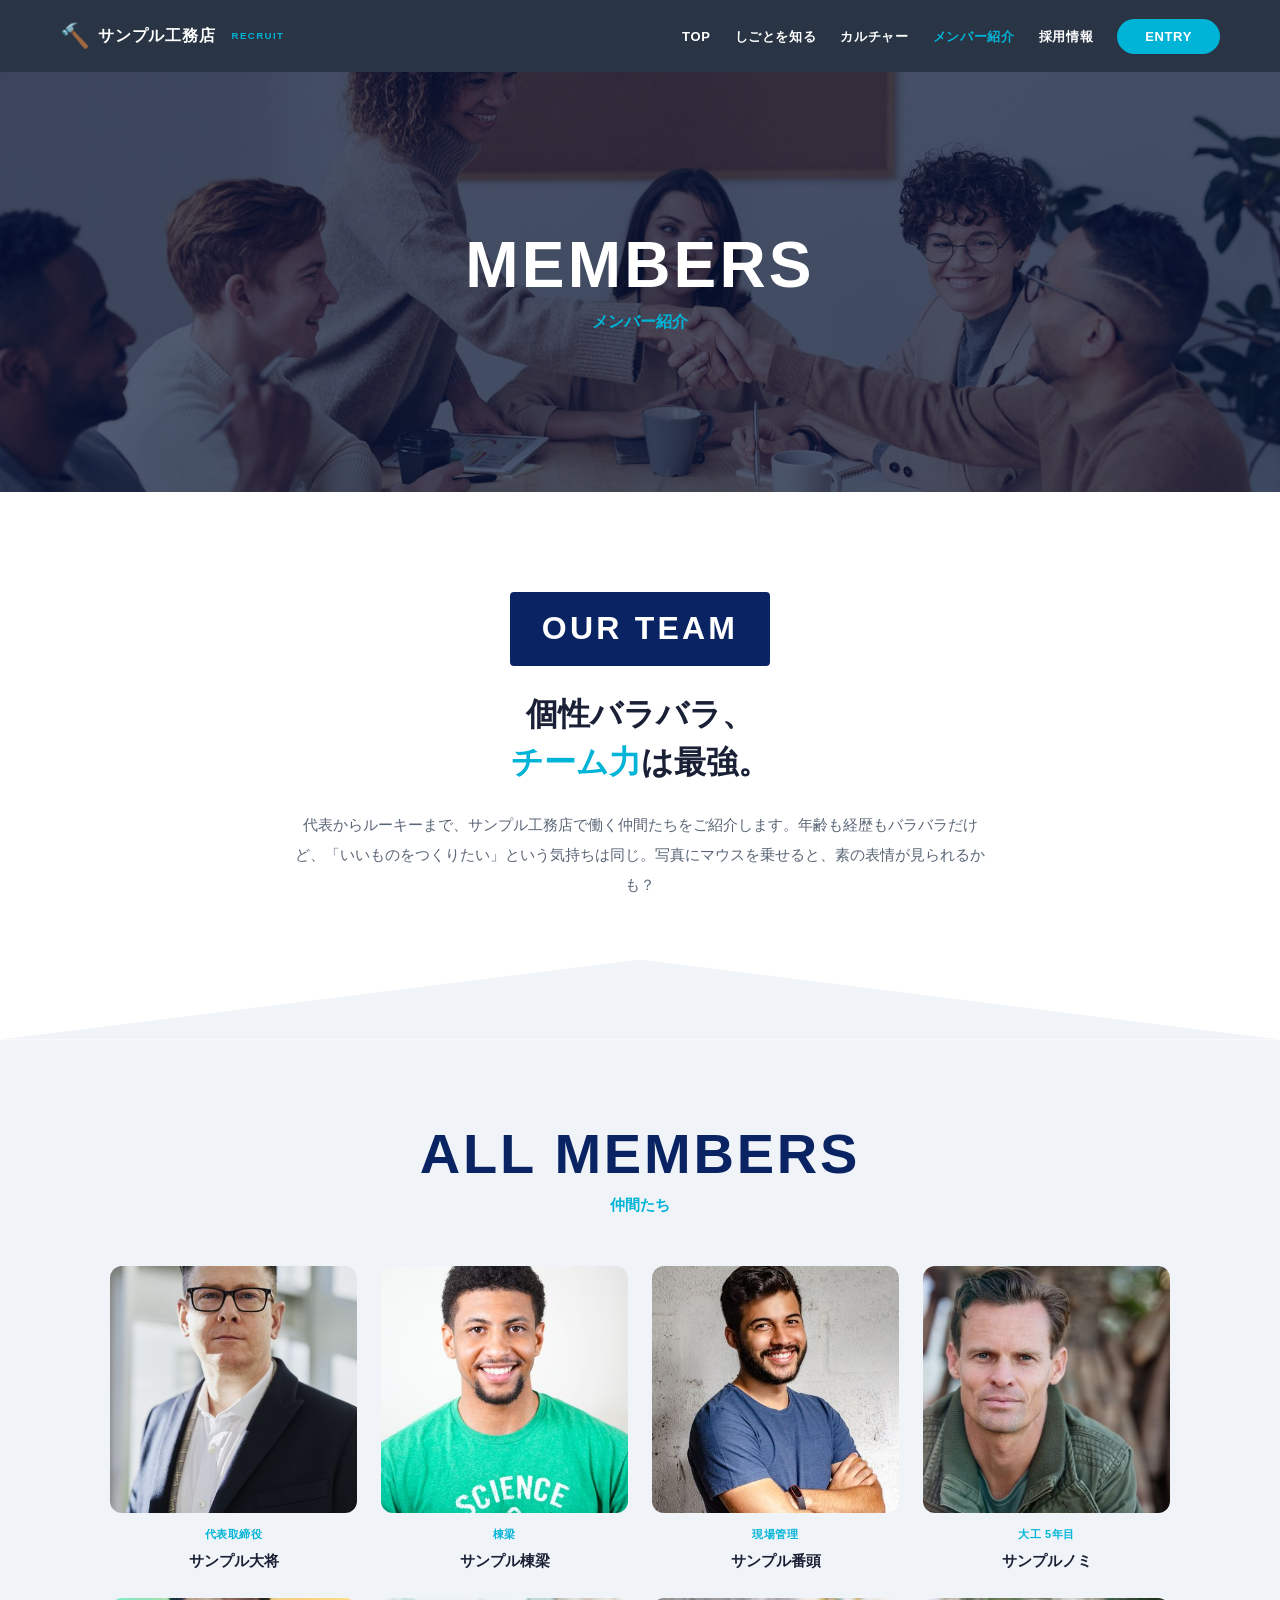
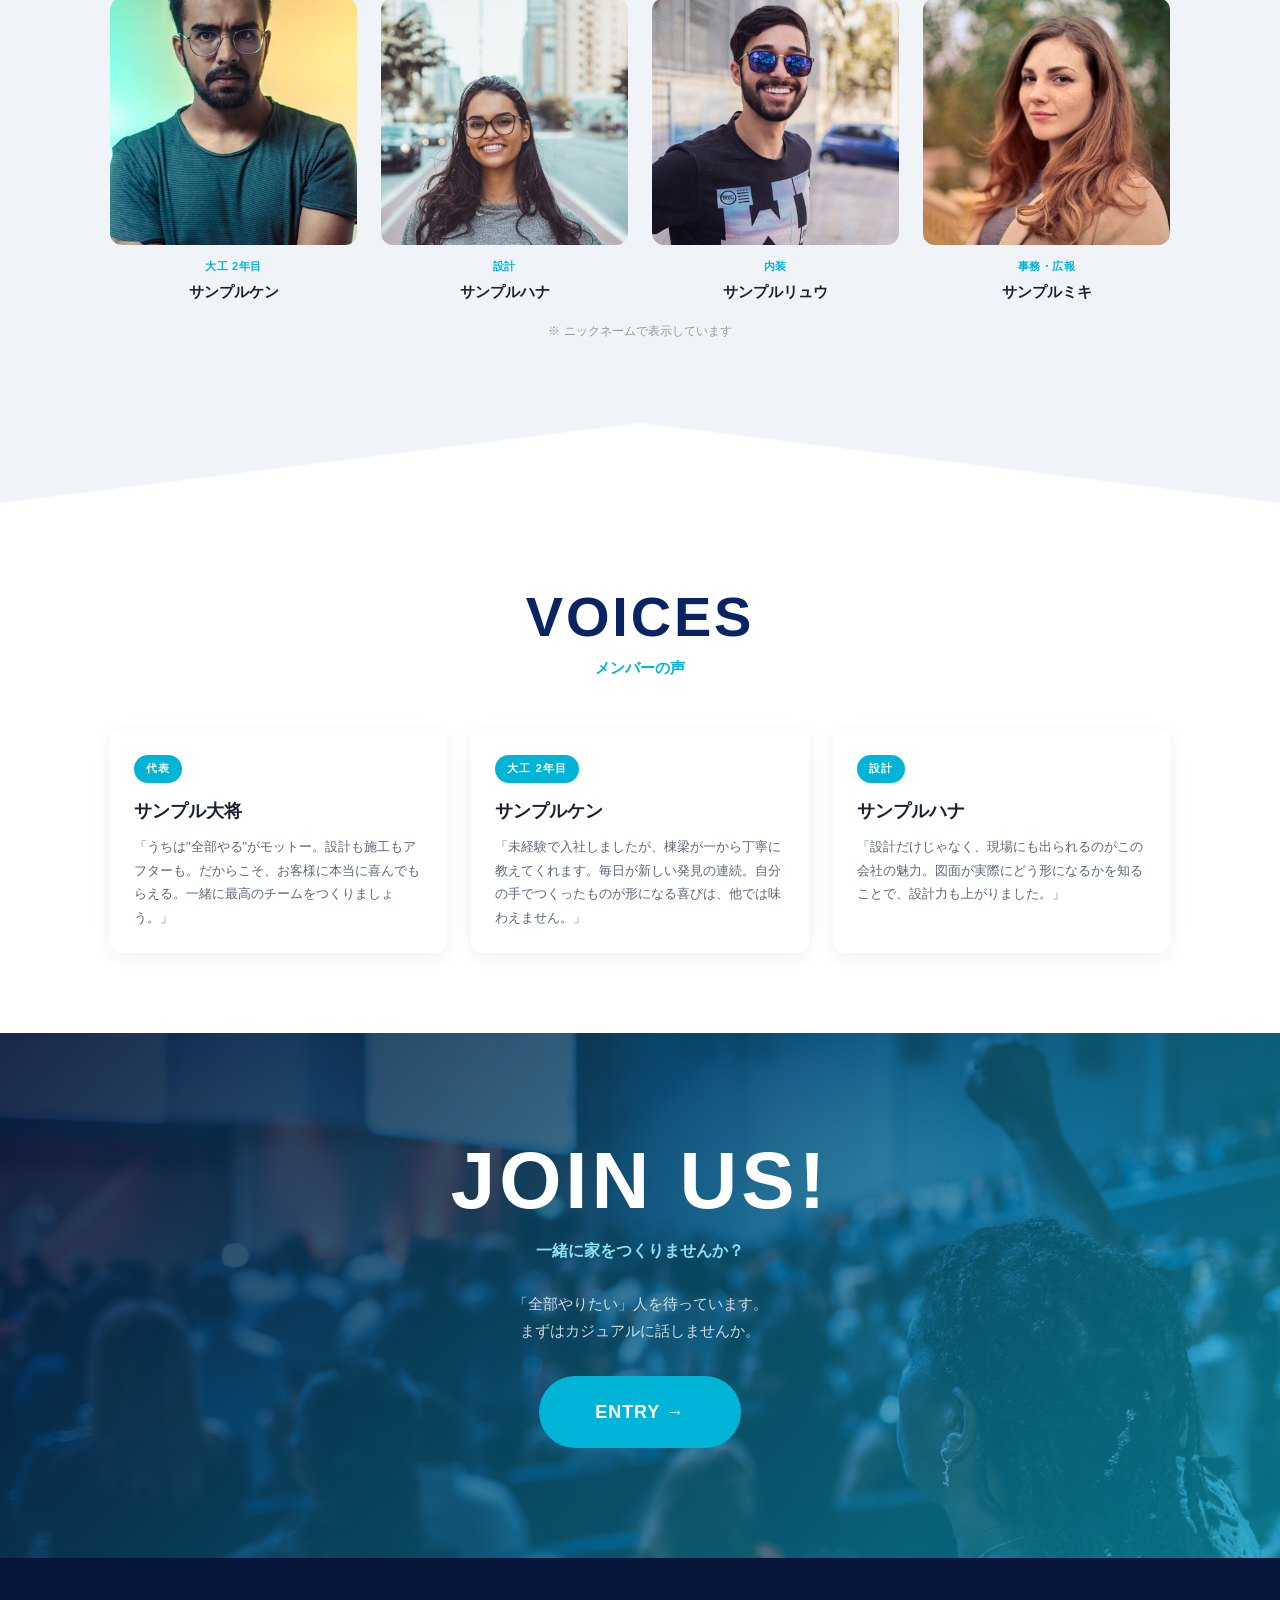
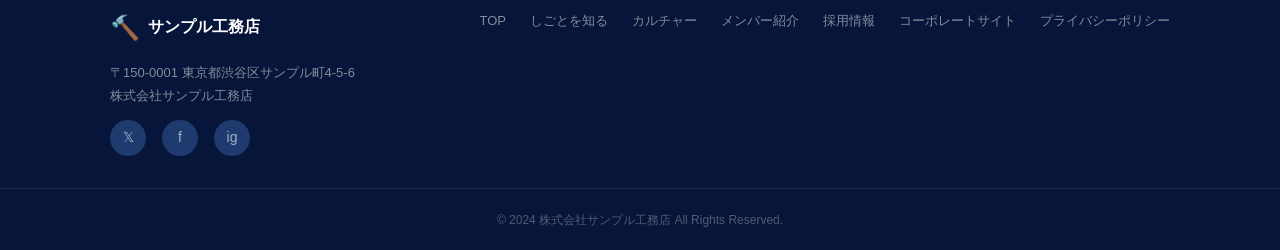
<file: sample-b/members.html>
<!DOCTYPE html>
<html lang="ja">
<head>
  <meta charset="UTF-8">
  <meta name="viewport" content="width=device-width, initial-scale=1.0">
  <title>メンバー紹介 | 株式会社サンプル工務店 RECRUIT</title>
  <meta name="description" content="株式会社サンプル工務店のメンバー紹介。代表から若手まで、個性豊かな仲間たちをご紹介します。">
  <link rel="stylesheet" href="style.css">
</head>
<body>
  <!-- ヘッダー -->
  <header class="header" id="header">
    <div class="header__inner">
      <a href="index.html" class="header__logo">
        <span class="header__logo-icon">🔨</span>
        <span class="header__logo-text">サンプル工務店</span>
        <span class="header__logo-sub">RECRUIT</span>
      </a>
      <nav class="header__nav" id="nav" aria-label="メインナビゲーション">
        <ul class="header__nav-list">
          <li><a href="index.html" class="header__nav-link">TOP</a></li>
          <li><a href="job.html" class="header__nav-link">しごとを知る</a></li>
          <li><a href="culture.html" class="header__nav-link">カルチャー</a></li>
          <li><a href="members.html" class="header__nav-link is-current">メンバー紹介</a></li>
          <li><a href="career.html" class="header__nav-link">採用情報</a></li>
          <li><a href="career.html#entry" class="header__nav-link header__nav-link--entry">ENTRY</a></li>
        </ul>
      </nav>
      <button class="header__hamburger" id="hamburger" type="button" aria-label="メニューを開く" aria-expanded="false" aria-controls="nav">
        <span class="header__hamburger-line"></span>
        <span class="header__hamburger-line"></span>
        <span class="header__hamburger-line"></span>
      </button>
    </div>
  </header>

  <main>
    <!-- Page Hero -->
    <section class="page-hero">
      <div class="page-hero__bg">
        <img src="images/hero-members.jpg" alt="メンバー集合写真">
      </div>
      <div class="page-hero__content">
        <h1 class="page-hero__en">MEMBERS</h1>
        <p class="page-hero__ja">メンバー紹介</p>
      </div>
    </section>

    <!-- Members Intro -->
    <section class="concept">
      <div class="container">
        <div class="fade-in">
          <div class="concept__badge">OUR TEAM</div>
        </div>
        <h2 class="concept__heading fade-in">
          個性バラバラ、<br><em>チーム力</em>は最強。
        </h2>
        <p class="concept__text fade-in">
          代表からルーキーまで、サンプル工務店で働く仲間たちをご紹介します。年齢も経歴もバラバラだけど、「いいものをつくりたい」という気持ちは同じ。写真にマウスを乗せると、素の表情が見られるかも？
        </p>
      </div>
    </section>

    <!-- ▼ Triangle Divider -->
    <div class="triangle-divider triangle-divider--gray"></div>

    <!-- Members Grid (Full) -->
    <section class="members-section" style="background: var(--c-gray-light);" id="members">
      <div class="container">
        <h2 class="section-title fade-in">
          <span class="section-title__en">ALL MEMBERS</span>
          <span class="section-title__ja">仲間たち</span>
        </h2>
        <div class="members__grid">
          <div class="member__card fade-in">
            <div class="member__photo">
              <img src="images/member-1a.jpg" alt="サンプル大将のポートレート" class="member__photo-normal">
              <img src="images/member-1b.jpg" alt="サンプル大将の変顔" class="member__photo-funny">
            </div>
            <p class="member__role">代表取締役</p>
            <p class="member__name">サンプル大将</p>
          </div>
          <div class="member__card fade-in">
            <div class="member__photo">
              <img src="images/member-2a.jpg" alt="サンプル棟梁のポートレート" class="member__photo-normal">
              <img src="images/member-2b.jpg" alt="サンプル棟梁の変顔" class="member__photo-funny">
            </div>
            <p class="member__role">棟梁</p>
            <p class="member__name">サンプル棟梁</p>
          </div>
          <div class="member__card fade-in">
            <div class="member__photo">
              <img src="images/member-3a.jpg" alt="サンプル番頭のポートレート" class="member__photo-normal">
              <img src="images/member-3b.jpg" alt="サンプル番頭の変顔" class="member__photo-funny">
            </div>
            <p class="member__role">現場管理</p>
            <p class="member__name">サンプル番頭</p>
          </div>
          <div class="member__card fade-in">
            <div class="member__photo">
              <img src="images/member-4a.jpg" alt="サンプルノミのポートレート" class="member__photo-normal">
              <img src="images/member-4b.jpg" alt="サンプルノミの変顔" class="member__photo-funny">
            </div>
            <p class="member__role">大工 5年目</p>
            <p class="member__name">サンプルノミ</p>
          </div>
          <div class="member__card fade-in">
            <div class="member__photo">
              <img src="images/member-5a.jpg" alt="サンプルケンのポートレート" class="member__photo-normal">
              <img src="images/member-5b.jpg" alt="サンプルケンの変顔" class="member__photo-funny">
            </div>
            <p class="member__role">大工 2年目</p>
            <p class="member__name">サンプルケン</p>
          </div>
          <div class="member__card fade-in">
            <div class="member__photo">
              <img src="images/member-6a.jpg" alt="サンプルハナのポートレート" class="member__photo-normal">
              <img src="images/member-6b.jpg" alt="サンプルハナの変顔" class="member__photo-funny">
            </div>
            <p class="member__role">設計</p>
            <p class="member__name">サンプルハナ</p>
          </div>
          <div class="member__card fade-in">
            <div class="member__photo">
              <img src="images/member-7a.jpg" alt="サンプルリュウのポートレート" class="member__photo-normal">
              <img src="images/member-7b.jpg" alt="サンプルリュウの変顔" class="member__photo-funny">
            </div>
            <p class="member__role">内装</p>
            <p class="member__name">サンプルリュウ</p>
          </div>
          <div class="member__card fade-in">
            <div class="member__photo">
              <img src="images/member-8a.jpg" alt="サンプルミキのポートレート" class="member__photo-normal">
              <img src="images/member-8b.jpg" alt="サンプルミキの変顔" class="member__photo-funny">
            </div>
            <p class="member__role">事務・広報</p>
            <p class="member__name">サンプルミキ</p>
          </div>
        </div>
        <p style="text-align:center; font-size:0.75rem; color:#999; margin-top:16px;">※ ニックネームで表示しています</p>
      </div>
    </section>

    <!-- ▼ Triangle Divider -->
    <div class="triangle-divider triangle-divider--white-from-gray"></div>

    <!-- Member Voices -->
    <section class="career-section" id="voices">
      <div class="container">
        <h2 class="section-title fade-in">
          <span class="section-title__en">VOICES</span>
          <span class="section-title__ja">メンバーの声</span>
        </h2>
        <div class="culture__grid">
          <article class="culture__card fade-in">
            <div class="culture__card-body">
              <span class="culture__card-tag">代表</span>
              <h3 class="culture__card-title">サンプル大将</h3>
              <p class="culture__card-text">「うちは"全部やる"がモットー。設計も施工もアフターも。だからこそ、お客様に本当に喜んでもらえる。一緒に最高のチームをつくりましょう。」</p>
            </div>
          </article>
          <article class="culture__card fade-in">
            <div class="culture__card-body">
              <span class="culture__card-tag">大工 2年目</span>
              <h3 class="culture__card-title">サンプルケン</h3>
              <p class="culture__card-text">「未経験で入社しましたが、棟梁が一から丁寧に教えてくれます。毎日が新しい発見の連続。自分の手でつくったものが形になる喜びは、他では味わえません。」</p>
            </div>
          </article>
          <article class="culture__card fade-in">
            <div class="culture__card-body">
              <span class="culture__card-tag">設計</span>
              <h3 class="culture__card-title">サンプルハナ</h3>
              <p class="culture__card-text">「設計だけじゃなく、現場にも出られるのがこの会社の魅力。図面が実際にどう形になるかを知ることで、設計力も上がりました。」</p>
            </div>
          </article>
        </div>
      </div>
    </section>

    <!-- CTA (JOIN US!) -->
    <section class="cta">
      <div class="cta__bg">
        <img src="images/cta-bg.jpg" alt="夕焼けの現場とチーム" loading="lazy">
        <div class="cta__overlay"></div>
      </div>
      <div class="cta__content fade-in">
        <p class="cta__en">JOIN US!</p>
        <p class="cta__ja">一緒に家をつくりませんか？</p>
        <p class="cta__text">「全部やりたい」人を待っています。<br>まずはカジュアルに話しませんか。</p>
        <a href="career.html#entry" class="btn btn--primary btn--lg">ENTRY →</a>
      </div>
    </section>
  </main>

  <!-- フッター -->
  <footer class="footer">
    <div class="footer__inner">
      <div class="footer__info">
        <div class="footer__logo">
          <span class="footer__logo-icon">🔨</span>
          <span class="footer__logo-text">サンプル工務店</span>
        </div>
        <address class="footer__address">
          〒150-0001 東京都渋谷区サンプル町4-5-6<br>
          株式会社サンプル工務店
        </address>
        <div class="footer__social">
          <a href="#" aria-label="X (Twitter)">𝕏</a>
          <a href="#" aria-label="Facebook">f</a>
          <a href="#" aria-label="Instagram">ig</a>
        </div>
      </div>
      <nav class="footer__nav" aria-label="フッターナビゲーション">
        <ul class="footer__nav-list">
          <li><a href="index.html">TOP</a></li>
          <li><a href="job.html">しごとを知る</a></li>
          <li><a href="culture.html">カルチャー</a></li>
          <li><a href="members.html">メンバー紹介</a></li>
          <li><a href="career.html">採用情報</a></li>
          <li><a href="#">コーポレートサイト</a></li>
          <li><a href="#">プライバシーポリシー</a></li>
        </ul>
      </nav>
    </div>
    <div class="footer__copy">
      <small>&copy; 2024 株式会社サンプル工務店 All Rights Reserved.</small>
    </div>
  </footer>

  <script src="script.js"></script>
</body>
</html>
</file>
<file: sample-a/style.css>
/* ============================================
   株式会社Startup Rings 採用サイト - style.css
   ============================================ */

/* --- Reset & Base --- */
*,
*::before,
*::after {
  margin: 0;
  padding: 0;
  box-sizing: border-box;
}

:root {
  /* Colors */
  --c-dark: #1a1a1a;
  --c-dark-light: #2a2a2a;
  --c-gray-dark: #333;
  --c-gray: #666;
  --c-gray-light: #999;
  --c-gray-bg: #f5f5f5;
  --c-white: #fff;
  --c-accent: #e8672f;
  --c-accent-hover: #d4561f;
  --c-accent-light: #fdf0ea;
  --c-blue: #2c5f7c;

  /* Typography */
  --ff-base: "Helvetica Neue", Arial, "Hiragino Kaku Gothic ProN", "Hiragino Sans", Meiryo, sans-serif;
  --fw-normal: 400;
  --fw-bold: 700;
  --fw-black: 900;

  /* Spacing */
  --section-padding: 80px 0;
  --container-width: 1100px;
  --container-padding: 0 20px;

  /* Transitions */
  --transition: 0.3s ease;
}

html {
  font-size: 16px;
  scroll-behavior: smooth;
  -webkit-text-size-adjust: 100%;
}

body {
  font-family: var(--ff-base);
  font-weight: var(--fw-normal);
  color: var(--c-dark);
  line-height: 1.8;
  background-color: var(--c-white);
  overflow-x: hidden;
}

img {
  max-width: 100%;
  height: auto;
  display: block;
}

a {
  color: inherit;
  text-decoration: none;
}

ul, ol {
  list-style: none;
}

address {
  font-style: normal;
}

button {
  border: none;
  background: none;
  cursor: pointer;
  font: inherit;
}

/* --- Utility --- */
.container {
  max-width: var(--container-width);
  margin: 0 auto;
  padding: var(--container-padding);
}

.sp-only {
  display: inline;
}

.pc-only {
  display: none;
}

/* --- Fade-in Animation --- */
.fade-in {
  opacity: 0;
  transform: translateY(30px);
  transition: opacity 0.8s ease, transform 0.8s ease;
}

.fade-in.is-visible {
  opacity: 1;
  transform: translateY(0);
}

/* --- Section Title --- */
.section-title {
  text-align: center;
  margin-bottom: 48px;
}

.section-title__en {
  display: block;
  font-size: 0.75rem;
  font-weight: var(--fw-bold);
  letter-spacing: 0.2em;
  color: var(--c-accent);
  margin-bottom: 8px;
}

.section-title__ja {
  display: block;
  font-size: 1.5rem;
  font-weight: var(--fw-black);
  line-height: 1.4;
}

.section-title--light .section-title__en {
  color: var(--c-accent);
}

.section-title--light .section-title__ja {
  color: var(--c-white);
}

/* --- Buttons --- */
.btn {
  display: inline-block;
  padding: 14px 32px;
  font-size: 0.9375rem;
  font-weight: var(--fw-bold);
  text-align: center;
  border-radius: 4px;
  transition: background-color var(--transition), color var(--transition), transform var(--transition);
  cursor: pointer;
  border: 2px solid transparent;
}

.btn:hover {
  transform: translateY(-2px);
}

.btn--primary {
  background-color: var(--c-accent);
  color: var(--c-white);
  border-color: var(--c-accent);
}

.btn--primary:hover {
  background-color: var(--c-accent-hover);
  border-color: var(--c-accent-hover);
}

.btn--outline {
  background-color: transparent;
  color: var(--c-white);
  border-color: var(--c-white);
}

.btn--outline:hover {
  background-color: var(--c-white);
  color: var(--c-dark);
}

.btn--white {
  background-color: var(--c-white);
  color: var(--c-dark);
  border-color: var(--c-white);
}

.btn--white:hover {
  background-color: transparent;
  color: var(--c-white);
}

.btn--lg {
  padding: 18px 40px;
  font-size: 1rem;
}

.btn--block {
  display: block;
  width: 100%;
}

/* --- Tag --- */
.tag {
  display: inline-block;
  padding: 4px 10px;
  font-size: 0.75rem;
  font-weight: var(--fw-bold);
  background-color: var(--c-accent-light);
  color: var(--c-accent);
  border-radius: 3px;
  margin: 2px 4px 2px 0;
}

/* ============================================
   Header
   ============================================ */
.header {
  position: fixed;
  top: 0;
  left: 0;
  right: 0;
  z-index: 1000;
  background-color: rgba(26, 26, 26, 0.95);
  backdrop-filter: blur(8px);
  transition: background-color var(--transition);
}

.header__inner {
  display: flex;
  align-items: center;
  justify-content: space-between;
  max-width: var(--container-width);
  margin: 0 auto;
  padding: 0 20px;
  height: 60px;
}

.header__logo {
  display: flex;
  align-items: baseline;
  gap: 8px;
}

.header__logo-main {
  font-size: 1.125rem;
  font-weight: var(--fw-black);
  color: var(--c-white);
}

.header__logo-sub {
  font-size: 0.625rem;
  font-weight: var(--fw-bold);
  color: var(--c-accent);
  letter-spacing: 0.1em;
}

.header__nav {
  display: none;
}

.header__nav.is-open {
  display: flex;
  position: fixed;
  top: 60px;
  left: 0;
  right: 0;
  bottom: 0;
  background-color: rgba(26, 26, 26, 0.98);
  align-items: center;
  justify-content: center;
}

.header__nav-list {
  display: flex;
  flex-direction: column;
  align-items: center;
  gap: 32px;
}

.header__nav-link {
  font-size: 1.125rem;
  font-weight: var(--fw-bold);
  color: var(--c-white);
  transition: color var(--transition);
  position: relative;
}

.header__nav-link:hover,
.header__nav-link.is-current {
  color: var(--c-accent);
}

.header__nav-link--entry {
  padding: 10px 24px;
  border: 2px solid var(--c-accent);
  border-radius: 4px;
  color: var(--c-accent);
}

.header__nav-link--entry:hover {
  background-color: var(--c-accent);
  color: var(--c-white);
}

/* Hamburger */
.header__hamburger {
  display: flex;
  flex-direction: column;
  gap: 5px;
  width: 28px;
  padding: 4px 0;
  z-index: 1001;
}

.header__hamburger-line {
  display: block;
  width: 100%;
  height: 2px;
  background-color: var(--c-white);
  transition: transform var(--transition), opacity var(--transition);
}

.header__hamburger.is-active .header__hamburger-line:nth-child(1) {
  transform: translateY(7px) rotate(45deg);
}

.header__hamburger.is-active .header__hamburger-line:nth-child(2) {
  opacity: 0;
}

.header__hamburger.is-active .header__hamburger-line:nth-child(3) {
  transform: translateY(-7px) rotate(-45deg);
}

/* ============================================
   Hero
   ============================================ */
.hero {
  position: relative;
  min-height: 100vh;
  display: flex;
  align-items: center;
  justify-content: center;
  overflow: hidden;
}

.hero__bg {
  position: absolute;
  inset: 0;
}

.hero__bg-img {
  width: 100%;
  height: 100%;
  object-fit: cover;
}

.hero__overlay {
  position: absolute;
  inset: 0;
  background: linear-gradient(135deg, rgba(26, 26, 26, 0.85) 0%, rgba(26, 26, 26, 0.5) 100%);
}

.hero__content {
  position: relative;
  z-index: 1;
  text-align: center;
  color: var(--c-white);
  padding: 0 20px;
}

.hero__lead {
  font-size: 0.875rem;
  font-weight: var(--fw-bold);
  letter-spacing: 0.2em;
  color: var(--c-accent);
  margin-bottom: 16px;
}

.hero__title {
  font-size: 2rem;
  font-weight: var(--fw-black);
  line-height: 1.4;
  margin-bottom: 20px;
  letter-spacing: 0.05em;
}

.hero__sub {
  font-size: 0.9375rem;
  color: rgba(255, 255, 255, 0.8);
  margin-bottom: 40px;
  line-height: 1.6;
}

.hero__actions {
  display: flex;
  flex-direction: column;
  gap: 12px;
  align-items: center;
}

.hero__scroll {
  position: absolute;
  bottom: 24px;
  left: 50%;
  transform: translateX(-50%);
  display: flex;
  flex-direction: column;
  align-items: center;
  gap: 8px;
}

.hero__scroll-text {
  font-size: 0.625rem;
  font-weight: var(--fw-bold);
  letter-spacing: 0.2em;
  color: rgba(255, 255, 255, 0.6);
}

.hero__scroll-line {
  width: 1px;
  height: 40px;
  background-color: rgba(255, 255, 255, 0.4);
  position: relative;
  overflow: hidden;
}

.hero__scroll-line::after {
  content: "";
  position: absolute;
  top: -100%;
  left: 0;
  width: 100%;
  height: 100%;
  background-color: var(--c-accent);
  animation: scrollLine 1.8s ease-in-out infinite;
}

@keyframes scrollLine {
  0% { top: -100%; }
  50% { top: 0; }
  100% { top: 100%; }
}

/* ============================================
   Numbers
   ============================================ */
.numbers {
  padding: var(--section-padding);
  background-color: var(--c-gray-bg);
}

.numbers__grid {
  display: grid;
  grid-template-columns: repeat(2, 1fr);
  gap: 24px;
}

.numbers__item {
  text-align: center;
  padding: 24px 16px;
  background-color: var(--c-white);
  border-radius: 8px;
  box-shadow: 0 2px 12px rgba(0, 0, 0, 0.06);
}

.numbers__value {
  display: block;
  margin-bottom: 8px;
}

.numbers__num {
  font-size: 2.5rem;
  font-weight: var(--fw-black);
  color: var(--c-accent);
  line-height: 1;
}

.numbers__unit {
  font-size: 1rem;
  font-weight: var(--fw-bold);
  color: var(--c-accent);
  margin-left: 2px;
}

.numbers__label {
  font-size: 0.8125rem;
  font-weight: var(--fw-bold);
  color: var(--c-gray);
}

/* ============================================
   Features
   ============================================ */
.features {
  padding: var(--section-padding);
}

.features__list {
  display: flex;
  flex-direction: column;
  gap: 40px;
}

.features__card {
  border-radius: 12px;
  overflow: hidden;
  background-color: var(--c-white);
  box-shadow: 0 4px 20px rgba(0, 0, 0, 0.08);
}

.features__card-img {
  height: 220px;
  overflow: hidden;
}

.features__card-img img {
  width: 100%;
  height: 100%;
  object-fit: cover;
  transition: transform 0.6s ease;
}

.features__card:hover .features__card-img img {
  transform: scale(1.05);
}

.features__card-body {
  padding: 28px 24px;
}

.features__card-num {
  display: block;
  font-size: 0.75rem;
  font-weight: var(--fw-black);
  color: var(--c-accent);
  letter-spacing: 0.1em;
  margin-bottom: 8px;
}

.features__card-title {
  font-size: 1.375rem;
  font-weight: var(--fw-black);
  line-height: 1.5;
  margin-bottom: 12px;
}

.features__card-text {
  font-size: 0.9375rem;
  color: var(--c-gray);
  line-height: 1.8;
}

/* ============================================
   Voices (社員の声)
   ============================================ */
.voices {
  padding: var(--section-padding);
  background-color: var(--c-dark);
}

.voices__grid {
  display: grid;
  grid-template-columns: 1fr;
  gap: 24px;
  margin-bottom: 40px;
}

.voices__card {
  display: flex;
  background-color: var(--c-dark-light);
  border-radius: 12px;
  overflow: hidden;
  transition: transform var(--transition), box-shadow var(--transition);
}

.voices__card:hover {
  transform: translateY(-4px);
  box-shadow: 0 8px 30px rgba(0, 0, 0, 0.3);
}

.voices__card-img {
  width: 120px;
  min-height: 160px;
  flex-shrink: 0;
  overflow: hidden;
}

.voices__card-img img {
  width: 100%;
  height: 100%;
  object-fit: cover;
}

.voices__card-body {
  padding: 20px;
  display: flex;
  flex-direction: column;
  justify-content: center;
}

.voices__card-tag {
  display: inline-block;
  font-size: 0.6875rem;
  font-weight: var(--fw-bold);
  color: var(--c-accent);
  margin-bottom: 8px;
}

.voices__card-name {
  font-size: 1rem;
  font-weight: var(--fw-bold);
  color: var(--c-white);
  margin-bottom: 8px;
}

.voices__card-age {
  font-size: 0.8125rem;
  font-weight: var(--fw-normal);
  color: var(--c-gray-light);
  margin-left: 4px;
}

.voices__card-quote {
  font-size: 0.875rem;
  color: rgba(255, 255, 255, 0.7);
  line-height: 1.6;
}

.voices__more {
  text-align: center;
}

/* ============================================
   Jobs (募集職種)
   ============================================ */
.jobs {
  padding: var(--section-padding);
}

.jobs__list {
  display: flex;
  flex-direction: column;
  gap: 16px;
  margin-bottom: 40px;
}

.jobs__item {
  display: flex;
  align-items: center;
  gap: 16px;
  padding: 24px 20px;
  background-color: var(--c-white);
  border: 1px solid #e0e0e0;
  border-radius: 8px;
  transition: border-color var(--transition), box-shadow var(--transition), transform var(--transition);
}

.jobs__item:hover {
  border-color: var(--c-accent);
  box-shadow: 0 4px 16px rgba(232, 103, 47, 0.1);
  transform: translateY(-2px);
}

.jobs__item-icon {
  width: 48px;
  height: 48px;
  flex-shrink: 0;
  display: flex;
  align-items: center;
  justify-content: center;
  background-color: var(--c-accent-light);
  border-radius: 8px;
}

.jobs__item-icon img {
  width: 28px;
  height: 28px;
}

.jobs__item-body {
  flex: 1;
}

.jobs__item-title {
  font-size: 1.0625rem;
  font-weight: var(--fw-bold);
  margin-bottom: 4px;
}

.jobs__item-text {
  font-size: 0.8125rem;
  color: var(--c-gray);
  margin-bottom: 8px;
  line-height: 1.6;
}

.jobs__item-arrow {
  width: 8px;
  height: 8px;
  border-top: 2px solid var(--c-gray-light);
  border-right: 2px solid var(--c-gray-light);
  transform: rotate(45deg);
  flex-shrink: 0;
  transition: border-color var(--transition);
}

.jobs__item:hover .jobs__item-arrow {
  border-color: var(--c-accent);
}

.jobs__more {
  text-align: center;
}

/* ============================================
   CTA
   ============================================ */
.cta {
  position: relative;
  padding: 80px 0;
  overflow: hidden;
}

.cta__bg {
  position: absolute;
  inset: 0;
}

.cta__bg img {
  width: 100%;
  height: 100%;
  object-fit: cover;
}

.cta__overlay {
  position: absolute;
  inset: 0;
  background: linear-gradient(135deg, rgba(26, 26, 26, 0.9) 0%, rgba(44, 95, 124, 0.8) 100%);
}

.cta__content {
  position: relative;
  z-index: 1;
  text-align: center;
  color: var(--c-white);
  max-width: 640px;
  margin: 0 auto;
  padding: 0 20px;
}

.cta__title {
  font-size: 1.5rem;
  font-weight: var(--fw-black);
  line-height: 1.5;
  margin-bottom: 16px;
}

.cta__text {
  font-size: 0.9375rem;
  color: rgba(255, 255, 255, 0.8);
  margin-bottom: 32px;
  line-height: 1.8;
}

.cta__actions {
  display: flex;
  flex-direction: column;
  gap: 12px;
  align-items: center;
}

/* ============================================
   Footer
   ============================================ */
.footer {
  background-color: var(--c-dark);
  color: var(--c-white);
  padding-top: 48px;
}

.footer__inner {
  max-width: var(--container-width);
  margin: 0 auto;
  padding: 0 20px 32px;
  display: flex;
  flex-direction: column;
  gap: 32px;
}

.footer__logo {
  display: flex;
  align-items: baseline;
  gap: 8px;
  margin-bottom: 16px;
}

.footer__logo-main {
  font-size: 1.125rem;
  font-weight: var(--fw-black);
}

.footer__logo-sub {
  font-size: 0.625rem;
  font-weight: var(--fw-bold);
  color: var(--c-accent);
  letter-spacing: 0.1em;
}

.footer__address {
  font-size: 0.8125rem;
  color: var(--c-gray-light);
  line-height: 1.8;
}

.footer__nav-list {
  display: flex;
  flex-wrap: wrap;
  gap: 16px 24px;
}

.footer__nav-list a {
  font-size: 0.875rem;
  color: var(--c-gray-light);
  transition: color var(--transition);
}

.footer__nav-list a:hover {
  color: var(--c-accent);
}

.footer__copy {
  border-top: 1px solid rgba(255, 255, 255, 0.1);
  padding: 16px 20px;
  text-align: center;
}

.footer__copy small {
  font-size: 0.75rem;
  color: var(--c-gray-light);
}

/* ============================================
   Work page (仕事を知る)
   ============================================ */
.page-hero {
  position: relative;
  height: 320px;
  display: flex;
  align-items: center;
  justify-content: center;
  overflow: hidden;
  margin-top: 60px;
}

.page-hero__bg {
  position: absolute;
  inset: 0;
}

.page-hero__bg img {
  width: 100%;
  height: 100%;
  object-fit: cover;
}

.page-hero__overlay {
  position: absolute;
  inset: 0;
  background: rgba(26, 26, 26, 0.7);
}

.page-hero__content {
  position: relative;
  z-index: 1;
  text-align: center;
  color: var(--c-white);
}

.page-hero__en {
  font-size: 0.75rem;
  font-weight: var(--fw-bold);
  letter-spacing: 0.2em;
  color: var(--c-accent);
  margin-bottom: 8px;
  display: block;
}

.page-hero__title {
  font-size: 1.75rem;
  font-weight: var(--fw-black);
}

/* --- Job Types --- */
.job-types {
  padding: var(--section-padding);
}

.job-types__list {
  display: flex;
  flex-direction: column;
  gap: 48px;
}

.job-types__item {
  display: flex;
  flex-direction: column;
  gap: 24px;
}

.job-types__img {
  border-radius: 8px;
  overflow: hidden;
  height: 240px;
}

.job-types__img img {
  width: 100%;
  height: 100%;
  object-fit: cover;
}

.job-types__body h3 {
  font-size: 1.375rem;
  font-weight: var(--fw-black);
  margin-bottom: 12px;
  padding-left: 16px;
  border-left: 4px solid var(--c-accent);
}

.job-types__body p {
  font-size: 0.9375rem;
  color: var(--c-gray);
  line-height: 1.8;
}

/* --- Timeline --- */
.timeline-section {
  padding: var(--section-padding);
  background-color: var(--c-gray-bg);
}

.timeline {
  position: relative;
  padding-left: 32px;
}

.timeline::before {
  content: "";
  position: absolute;
  left: 10px;
  top: 0;
  bottom: 0;
  width: 2px;
  background-color: var(--c-accent);
}

.timeline__item {
  position: relative;
  padding-bottom: 32px;
}

.timeline__item:last-child {
  padding-bottom: 0;
}

.timeline__item::before {
  content: "";
  position: absolute;
  left: -27px;
  top: 4px;
  width: 12px;
  height: 12px;
  border-radius: 50%;
  background-color: var(--c-accent);
  border: 3px solid var(--c-white);
}

.timeline__time {
  font-size: 0.875rem;
  font-weight: var(--fw-black);
  color: var(--c-accent);
  margin-bottom: 4px;
  display: block;
}

.timeline__title {
  font-size: 1rem;
  font-weight: var(--fw-bold);
  margin-bottom: 4px;
}

.timeline__desc {
  font-size: 0.875rem;
  color: var(--c-gray);
}

/* --- Career Path --- */
.career-section {
  padding: var(--section-padding);
}

.career__list {
  display: flex;
  flex-direction: column;
  gap: 24px;
}

.career__item {
  padding: 24px;
  background-color: var(--c-white);
  border-radius: 8px;
  box-shadow: 0 2px 12px rgba(0, 0, 0, 0.06);
  border-left: 4px solid var(--c-accent);
}

.career__year {
  font-size: 0.75rem;
  font-weight: var(--fw-black);
  color: var(--c-accent);
  letter-spacing: 0.1em;
  margin-bottom: 4px;
  display: block;
}

.career__title {
  font-size: 1.0625rem;
  font-weight: var(--fw-bold);
  margin-bottom: 8px;
}

.career__desc {
  font-size: 0.875rem;
  color: var(--c-gray);
  line-height: 1.8;
}

/* --- License Support --- */
.license-section {
  padding: var(--section-padding);
  background-color: var(--c-dark);
  color: var(--c-white);
}

.license__list {
  display: grid;
  grid-template-columns: 1fr;
  gap: 16px;
}

.license__item {
  padding: 24px;
  background-color: var(--c-dark-light);
  border-radius: 8px;
}

.license__item-title {
  font-size: 1rem;
  font-weight: var(--fw-bold);
  margin-bottom: 8px;
  color: var(--c-accent);
}

.license__item-text {
  font-size: 0.875rem;
  color: rgba(255, 255, 255, 0.7);
  line-height: 1.8;
}

/* ============================================
   People page (働く人)
   ============================================ */
.interview-section {
  padding: var(--section-padding);
}

.interview-section:nth-child(even) {
  background-color: var(--c-gray-bg);
}

.interview {
  max-width: 800px;
  margin: 0 auto;
}

.interview__header {
  display: flex;
  flex-direction: column;
  gap: 24px;
  margin-bottom: 40px;
}

.interview__photo {
  width: 100%;
  height: 280px;
  border-radius: 12px;
  overflow: hidden;
}

.interview__photo img {
  width: 100%;
  height: 100%;
  object-fit: cover;
}

.interview__profile {
  text-align: center;
}

.interview__tag {
  display: inline-block;
  padding: 4px 12px;
  font-size: 0.75rem;
  font-weight: var(--fw-bold);
  color: var(--c-white);
  background-color: var(--c-accent);
  border-radius: 3px;
  margin-bottom: 8px;
}

.interview__name {
  font-size: 1.5rem;
  font-weight: var(--fw-black);
  margin-bottom: 4px;
}

.interview__meta {
  font-size: 0.875rem;
  color: var(--c-gray);
}

.interview__qa {
  display: flex;
  flex-direction: column;
  gap: 32px;
}

.interview__q {
  font-size: 1.0625rem;
  font-weight: var(--fw-bold);
  padding-left: 16px;
  border-left: 3px solid var(--c-accent);
  margin-bottom: 12px;
}

.interview__a {
  font-size: 0.9375rem;
  color: var(--c-gray-dark);
  line-height: 2;
}

/* ============================================
   Recruit page (募集要項)
   ============================================ */
.recruit-section {
  padding: var(--section-padding);
}

.recruit-section:nth-child(even) {
  background-color: var(--c-gray-bg);
}

.recruit-table {
  width: 100%;
  border-collapse: collapse;
  margin-bottom: 24px;
}

.recruit-table th,
.recruit-table td {
  padding: 16px;
  font-size: 0.9375rem;
  border-bottom: 1px solid #e0e0e0;
  text-align: left;
}

.recruit-table th {
  font-weight: var(--fw-bold);
  background-color: var(--c-gray-bg);
  white-space: nowrap;
  width: 120px;
  vertical-align: top;
}

.recruit-table td {
  color: var(--c-gray-dark);
  line-height: 1.8;
}

/* Benefits */
.benefits__grid {
  display: grid;
  grid-template-columns: 1fr;
  gap: 16px;
}

.benefits__item {
  display: flex;
  align-items: flex-start;
  gap: 12px;
  padding: 20px;
  background-color: var(--c-white);
  border-radius: 8px;
  box-shadow: 0 2px 8px rgba(0, 0, 0, 0.06);
}

.benefits__icon {
  width: 40px;
  height: 40px;
  flex-shrink: 0;
  display: flex;
  align-items: center;
  justify-content: center;
  background-color: var(--c-accent-light);
  border-radius: 50%;
  font-size: 1.25rem;
}

.benefits__text h4 {
  font-size: 0.9375rem;
  font-weight: var(--fw-bold);
  margin-bottom: 4px;
}

.benefits__text p {
  font-size: 0.8125rem;
  color: var(--c-gray);
  line-height: 1.6;
}

/* Selection Flow */
.flow__list {
  display: flex;
  flex-direction: column;
  gap: 0;
  counter-reset: flow-counter;
}

.flow__item {
  position: relative;
  padding: 24px;
  padding-left: 64px;
  counter-increment: flow-counter;
}

.flow__item::before {
  content: "STEP " counter(flow-counter);
  position: absolute;
  left: 0;
  top: 24px;
  font-size: 0.6875rem;
  font-weight: var(--fw-black);
  color: var(--c-accent);
  letter-spacing: 0.05em;
  width: 56px;
  text-align: center;
}

.flow__item::after {
  content: "";
  position: absolute;
  left: 27px;
  top: 48px;
  bottom: -8px;
  width: 2px;
  background-color: #e0e0e0;
}

.flow__item:last-child::after {
  display: none;
}

.flow__title {
  font-size: 1.0625rem;
  font-weight: var(--fw-bold);
  margin-bottom: 4px;
}

.flow__desc {
  font-size: 0.875rem;
  color: var(--c-gray);
  line-height: 1.6;
}

/* FAQ Accordion */
.faq__list {
  display: flex;
  flex-direction: column;
  gap: 8px;
}

.faq__item {
  border: 1px solid #e0e0e0;
  border-radius: 8px;
  overflow: hidden;
}

.faq__question {
  width: 100%;
  display: flex;
  align-items: center;
  justify-content: space-between;
  padding: 20px;
  font-size: 0.9375rem;
  font-weight: var(--fw-bold);
  text-align: left;
  background-color: var(--c-white);
  cursor: pointer;
  transition: background-color var(--transition);
  gap: 16px;
}

.faq__question:hover {
  background-color: var(--c-gray-bg);
}

.faq__question-text {
  flex: 1;
}

.faq__question-text::before {
  content: "Q. ";
  color: var(--c-accent);
  font-weight: var(--fw-black);
}

.faq__icon {
  width: 20px;
  height: 20px;
  flex-shrink: 0;
  position: relative;
}

.faq__icon::before,
.faq__icon::after {
  content: "";
  position: absolute;
  top: 50%;
  left: 50%;
  background-color: var(--c-gray);
  transition: transform var(--transition);
}

.faq__icon::before {
  width: 14px;
  height: 2px;
  transform: translate(-50%, -50%);
}

.faq__icon::after {
  width: 2px;
  height: 14px;
  transform: translate(-50%, -50%);
}

.faq__item.is-open .faq__icon::after {
  transform: translate(-50%, -50%) rotate(90deg);
}

.faq__answer {
  max-height: 0;
  overflow: hidden;
  transition: max-height 0.4s ease;
}

.faq__answer-inner {
  padding: 0 20px 20px;
  font-size: 0.9375rem;
  color: var(--c-gray-dark);
  line-height: 1.8;
}

.faq__answer-inner::before {
  content: "A. ";
  font-weight: var(--fw-black);
  color: var(--c-blue);
}

/* ============================================
   Entry page (エントリー)
   ============================================ */
.entry-section {
  padding: var(--section-padding);
}

.entry-form {
  max-width: 640px;
  margin: 0 auto;
}

.form__group {
  margin-bottom: 24px;
}

.form__label {
  display: block;
  font-size: 0.9375rem;
  font-weight: var(--fw-bold);
  margin-bottom: 8px;
}

.form__required {
  display: inline-block;
  padding: 2px 8px;
  font-size: 0.6875rem;
  font-weight: var(--fw-bold);
  color: var(--c-white);
  background-color: var(--c-accent);
  border-radius: 3px;
  margin-left: 8px;
  vertical-align: middle;
}

.form__optional {
  display: inline-block;
  padding: 2px 8px;
  font-size: 0.6875rem;
  font-weight: var(--fw-bold);
  color: var(--c-gray);
  background-color: #e0e0e0;
  border-radius: 3px;
  margin-left: 8px;
  vertical-align: middle;
}

.form__input,
.form__select,
.form__textarea {
  width: 100%;
  padding: 14px 16px;
  font-size: 1rem;
  font-family: var(--ff-base);
  border: 1px solid #d0d0d0;
  border-radius: 6px;
  background-color: var(--c-white);
  transition: border-color var(--transition), box-shadow var(--transition);
  appearance: none;
}

.form__input:focus,
.form__select:focus,
.form__textarea:focus {
  outline: none;
  border-color: var(--c-accent);
  box-shadow: 0 0 0 3px rgba(232, 103, 47, 0.15);
}

.form__input.is-error,
.form__select.is-error,
.form__textarea.is-error {
  border-color: #e74c3c;
}

.form__error {
  font-size: 0.8125rem;
  color: #e74c3c;
  margin-top: 4px;
  display: none;
}

.form__error.is-show {
  display: block;
}

.form__select {
  background-image: url("data:image/svg+xml,%3Csvg xmlns='http://www.w3.org/2000/svg' width='12' height='8' viewBox='0 0 12 8'%3E%3Cpath d='M1 1l5 5 5-5' stroke='%23666' stroke-width='2' fill='none' /%3E%3C/svg%3E");
  background-repeat: no-repeat;
  background-position: right 16px center;
  padding-right: 40px;
}

.form__textarea {
  min-height: 160px;
  resize: vertical;
}

.form__radio-group {
  display: flex;
  gap: 24px;
  flex-wrap: wrap;
}

.form__radio {
  display: flex;
  align-items: center;
  gap: 8px;
  cursor: pointer;
}

.form__radio input[type="radio"] {
  width: 18px;
  height: 18px;
  accent-color: var(--c-accent);
}

.form__file {
  position: relative;
}

.form__file-input {
  width: 100%;
  padding: 14px 16px;
  font-size: 0.9375rem;
  border: 2px dashed #d0d0d0;
  border-radius: 6px;
  background-color: var(--c-gray-bg);
  cursor: pointer;
}

.form__file-input::file-selector-button {
  padding: 6px 16px;
  font-size: 0.8125rem;
  font-weight: var(--fw-bold);
  background-color: var(--c-white);
  border: 1px solid #d0d0d0;
  border-radius: 4px;
  cursor: pointer;
  margin-right: 12px;
}

.form__hint {
  font-size: 0.8125rem;
  color: var(--c-gray);
  margin-top: 4px;
}

.form__submit {
  text-align: center;
  margin-top: 40px;
}

.form__privacy {
  margin-bottom: 24px;
  display: flex;
  align-items: flex-start;
  gap: 8px;
  font-size: 0.875rem;
}

.form__privacy input[type="checkbox"] {
  width: 18px;
  height: 18px;
  accent-color: var(--c-accent);
  margin-top: 2px;
  flex-shrink: 0;
}

/* Casual Section */
.casual-section {
  padding: var(--section-padding);
  background-color: var(--c-gray-bg);
}

.casual {
  max-width: 640px;
  margin: 0 auto;
  text-align: center;
}

.casual__title {
  font-size: 1.375rem;
  font-weight: var(--fw-black);
  margin-bottom: 16px;
}

.casual__text {
  font-size: 0.9375rem;
  color: var(--c-gray);
  line-height: 1.8;
  margin-bottom: 24px;
}

.casual__list {
  display: flex;
  flex-direction: column;
  gap: 8px;
  margin-bottom: 24px;
  text-align: left;
}

.casual__list li {
  font-size: 0.9375rem;
  padding-left: 24px;
  position: relative;
}

.casual__list li::before {
  content: "✓";
  position: absolute;
  left: 0;
  color: var(--c-accent);
  font-weight: var(--fw-bold);
}

/* ============================================
   Modal (送信完了)
   ============================================ */
.modal {
  display: none;
  position: fixed;
  inset: 0;
  z-index: 2000;
  align-items: center;
  justify-content: center;
}

.modal.is-open {
  display: flex;
}

.modal__overlay {
  position: absolute;
  inset: 0;
  background-color: rgba(0, 0, 0, 0.6);
}

.modal__content {
  position: relative;
  z-index: 1;
  background-color: var(--c-white);
  border-radius: 12px;
  padding: 48px 32px;
  max-width: 480px;
  width: calc(100% - 40px);
  text-align: center;
}

.modal__icon {
  width: 64px;
  height: 64px;
  margin: 0 auto 24px;
  background-color: #27ae60;
  border-radius: 50%;
  display: flex;
  align-items: center;
  justify-content: center;
}

.modal__icon::after {
  content: "";
  width: 20px;
  height: 10px;
  border-left: 3px solid var(--c-white);
  border-bottom: 3px solid var(--c-white);
  transform: rotate(-45deg);
  margin-top: -4px;
}

.modal__title {
  font-size: 1.25rem;
  font-weight: var(--fw-black);
  margin-bottom: 12px;
}

.modal__text {
  font-size: 0.9375rem;
  color: var(--c-gray);
  line-height: 1.8;
  margin-bottom: 24px;
}

.modal__close {
  display: inline-block;
  padding: 12px 32px;
  font-size: 0.9375rem;
  font-weight: var(--fw-bold);
  background-color: var(--c-accent);
  color: var(--c-white);
  border-radius: 4px;
  cursor: pointer;
  transition: background-color var(--transition);
}

.modal__close:hover {
  background-color: var(--c-accent-hover);
}

/* ============================================
   Breadcrumb
   ============================================ */
.breadcrumb {
  padding: 16px 20px;
  background-color: var(--c-gray-bg);
}

.breadcrumb__list {
  display: flex;
  flex-wrap: wrap;
  gap: 4px;
  max-width: var(--container-width);
  margin: 0 auto;
  font-size: 0.75rem;
  color: var(--c-gray);
}

.breadcrumb__list a {
  color: var(--c-gray);
  transition: color var(--transition);
}

.breadcrumb__list a:hover {
  color: var(--c-accent);
}

.breadcrumb__list li:not(:last-child)::after {
  content: ">";
  margin-left: 4px;
  color: var(--c-gray-light);
}

/* ============================================
   Responsive: Tablet (768px)
   ============================================ */
@media (min-width: 768px) {
  :root {
    --section-padding: 100px 0;
  }

  .sp-only {
    display: none;
  }

  .pc-only {
    display: inline;
  }

  .section-title__ja {
    font-size: 1.75rem;
  }

  /* Hero */
  .hero__title {
    font-size: 2.75rem;
  }

  .hero__lead {
    font-size: 1rem;
  }

  .hero__sub {
    font-size: 1.0625rem;
  }

  .hero__actions {
    flex-direction: row;
    justify-content: center;
    gap: 16px;
  }

  /* Numbers */
  .numbers__grid {
    grid-template-columns: repeat(3, 1fr);
    gap: 20px;
  }

  .numbers__num {
    font-size: 3rem;
  }

  /* Features */
  .features__card {
    display: flex;
    flex-direction: row;
  }

  .features__card:nth-child(even) {
    flex-direction: row-reverse;
  }

  .features__card-img {
    width: 45%;
    height: auto;
    min-height: 280px;
  }

  .features__card-body {
    width: 55%;
    padding: 36px 32px;
    display: flex;
    flex-direction: column;
    justify-content: center;
  }

  /* Voices */
  .voices__grid {
    grid-template-columns: repeat(3, 1fr);
  }

  .voices__card {
    flex-direction: column;
  }

  .voices__card-img {
    width: 100%;
    height: 200px;
  }

  .voices__card-body {
    padding: 24px;
  }

  /* Jobs */
  .jobs__list {
    gap: 12px;
  }

  /* CTA */
  .cta {
    padding: 100px 0;
  }

  .cta__title {
    font-size: 1.75rem;
  }

  .cta__actions {
    flex-direction: row;
    justify-content: center;
    gap: 16px;
  }

  /* Footer */
  .footer__inner {
    flex-direction: row;
    justify-content: space-between;
    align-items: flex-start;
  }

  /* Work page */
  .job-types__item {
    flex-direction: row;
  }

  .job-types__item:nth-child(even) {
    flex-direction: row-reverse;
  }

  .job-types__img {
    width: 45%;
    height: 280px;
    flex-shrink: 0;
  }

  .job-types__body {
    flex: 1;
  }

  /* People page */
  .interview__header {
    flex-direction: row;
    align-items: center;
  }

  .interview__photo {
    width: 300px;
    height: 300px;
    flex-shrink: 0;
  }

  .interview__profile {
    text-align: left;
  }

  /* Recruit */
  .benefits__grid {
    grid-template-columns: repeat(2, 1fr);
  }

  .flow__list {
    flex-direction: row;
    gap: 16px;
  }

  .flow__item {
    flex: 1;
    padding: 20px;
    padding-top: 48px;
    padding-left: 20px;
    text-align: center;
    background-color: var(--c-white);
    border-radius: 8px;
    box-shadow: 0 2px 12px rgba(0, 0, 0, 0.06);
  }

  .flow__item::before {
    left: 50%;
    transform: translateX(-50%);
    top: 16px;
  }

  .flow__item::after {
    left: auto;
    top: 50%;
    right: -16px;
    bottom: auto;
    width: 16px;
    height: 2px;
  }

  /* License */
  .license__list {
    grid-template-columns: repeat(2, 1fr);
  }
}

/* ============================================
   Responsive: Desktop (1024px)
   ============================================ */
@media (min-width: 1024px) {
  :root {
    --section-padding: 120px 0;
    --container-padding: 0 40px;
  }

  .section-title {
    margin-bottom: 60px;
  }

  .section-title__ja {
    font-size: 2rem;
  }

  /* Header */
  .header__inner {
    height: 72px;
  }

  .header__nav {
    display: flex;
  }

  .header__nav-list {
    flex-direction: row;
    gap: 28px;
  }

  .header__nav-link {
    font-size: 0.875rem;
    position: relative;
  }

  .header__nav-link::after {
    content: "";
    position: absolute;
    left: 0;
    bottom: -4px;
    width: 0;
    height: 2px;
    background-color: var(--c-accent);
    transition: width var(--transition);
  }

  .header__nav-link:hover::after,
  .header__nav-link.is-current::after {
    width: 100%;
  }

  .header__nav-link--entry::after {
    display: none;
  }

  .header__hamburger {
    display: none;
  }

  /* Hero */
  .hero__title {
    font-size: 3.5rem;
  }

  .hero__lead {
    font-size: 1.125rem;
  }

  .hero__sub {
    font-size: 1.125rem;
  }

  /* Numbers */
  .numbers__grid {
    grid-template-columns: repeat(6, 1fr);
  }

  /* Features */
  .features__card-body {
    padding: 48px 40px;
  }

  .features__card-title {
    font-size: 1.5rem;
  }

  /* Page hero */
  .page-hero {
    height: 400px;
    margin-top: 72px;
  }

  .page-hero__title {
    font-size: 2.25rem;
  }

  /* Recruit table */
  .recruit-table th {
    width: 160px;
  }

  /* Benefits */
  .benefits__grid {
    grid-template-columns: repeat(3, 1fr);
  }

  /* License */
  .license__list {
    grid-template-columns: repeat(3, 1fr);
  }
}
</file>
<file: sample-b/style.css>
/* ============================================
   サンプル工務店 採用サイト - style.css
   猿人風：ダイナミック / 幾何学装飾 / 遊び心
   ============================================ */

*,
*::before,
*::after {
  margin: 0;
  padding: 0;
  box-sizing: border-box;
}

:root {
  --c-navy: #0a2463;
  --c-navy-light: #1e3a6e;
  --c-navy-dark: #061539;
  --c-orange: #00b4d8;
  --c-orange-hover: #0096b7;
  --c-yellow: #90e0ef;
  --c-red: #ff6b6b;
  --c-white: #fff;
  --c-gray: #5a6677;
  --c-gray-light: #f0f4f8;
  --c-text: #1a2035;

  --ff-base: "Helvetica Neue", Arial, "Hiragino Kaku Gothic ProN", "Hiragino Sans", Meiryo, sans-serif;
  --fw-normal: 400;
  --fw-bold: 700;
  --fw-black: 900;

  --transition: 0.3s ease;
}

html {
  font-size: 16px;
  scroll-behavior: smooth;
}

body {
  font-family: var(--ff-base);
  color: var(--c-text);
  line-height: 1.8;
  overflow-x: hidden;
  background: var(--c-white);
}

img { max-width: 100%; height: auto; display: block; }
a { color: inherit; text-decoration: none; }
ul, ol { list-style: none; }
button { border: none; background: none; cursor: pointer; font: inherit; }
address { font-style: normal; }

/* --- Utility --- */
.container {
  max-width: 1100px;
  margin: 0 auto;
  padding: 0 20px;
}

.sp-only { display: inline; }
.pc-only { display: none; }

/* --- Fade-in --- */
.fade-in {
  opacity: 0;
  transform: translateY(30px);
  transition: opacity 0.8s ease, transform 0.8s ease;
}
.fade-in.is-visible {
  opacity: 1;
  transform: translateY(0);
}

/* --- Section Title --- */
.section-title {
  text-align: center;
  margin-bottom: 48px;
}

.section-title__en {
  display: block;
  font-size: 2.5rem;
  font-weight: var(--fw-black);
  letter-spacing: 0.05em;
  line-height: 1.2;
  color: var(--c-navy);
}

.section-title__ja {
  display: block;
  font-size: 0.9375rem;
  font-weight: var(--fw-bold);
  color: var(--c-orange);
  margin-top: 4px;
}

.section-title--white .section-title__en {
  color: var(--c-white);
}

.section-title--white .section-title__ja {
  color: var(--c-yellow);
}

/* --- Buttons --- */
.btn {
  display: inline-block;
  padding: 16px 40px;
  font-size: 1rem;
  font-weight: var(--fw-black);
  text-align: center;
  border-radius: 50px;
  transition: all var(--transition);
  cursor: pointer;
  letter-spacing: 0.05em;
  position: relative;
  overflow: hidden;
}

.btn--primary {
  background: var(--c-orange);
  color: var(--c-white);
}

.btn--primary:hover {
  background: var(--c-orange-hover);
  transform: translateY(-3px);
  box-shadow: 0 8px 25px rgba(0, 180, 216, 0.4);
}

.btn--navy {
  background: var(--c-navy);
  color: var(--c-white);
}

.btn--navy:hover {
  background: var(--c-navy-light);
  transform: translateY(-3px);
  box-shadow: 0 8px 25px rgba(30, 42, 58, 0.4);
}

.btn--outline-white {
  background: transparent;
  color: var(--c-white);
  border: 2px solid var(--c-white);
}

.btn--outline-white:hover {
  background: var(--c-white);
  color: var(--c-navy);
}

.btn--lg {
  padding: 20px 56px;
  font-size: 1.125rem;
}

/* ============================================
   Header
   ============================================ */
.header {
  position: fixed;
  top: 0;
  left: 0;
  right: 0;
  z-index: 1000;
  background: rgba(30, 42, 58, 0.95);
  backdrop-filter: blur(8px);
}

.header__inner {
  display: flex;
  align-items: center;
  justify-content: space-between;
  max-width: 1200px;
  margin: 0 auto;
  padding: 0 20px;
  height: 60px;
}

.header__logo {
  display: flex;
  align-items: center;
  gap: 8px;
}

.header__logo-icon {
  font-size: 1.5rem;
}

.header__logo-text {
  font-size: 1rem;
  font-weight: var(--fw-black);
  color: var(--c-white);
  letter-spacing: 0.05em;
}

.header__logo-sub {
  font-size: 0.6rem;
  font-weight: var(--fw-bold);
  color: var(--c-orange);
  letter-spacing: 0.15em;
  margin-left: 8px;
}

.header__nav {
  display: none;
}

.header__nav.is-open {
  display: flex;
  position: fixed;
  top: 60px;
  left: 0;
  right: 0;
  bottom: 0;
  background: rgba(20, 30, 43, 0.98);
  align-items: center;
  justify-content: center;
}

.header__nav-list {
  display: flex;
  flex-direction: column;
  align-items: center;
  gap: 28px;
}

.header__nav-link {
  font-size: 1rem;
  font-weight: var(--fw-bold);
  color: var(--c-white);
  transition: color var(--transition);
  letter-spacing: 0.05em;
}

.header__nav-link:hover,
.header__nav-link.is-current {
  color: var(--c-orange);
}

.header__nav-link--entry {
  padding: 10px 28px;
  background: var(--c-orange);
  border-radius: 50px;
  color: var(--c-white);
}

.header__nav-link--entry:hover {
  background: var(--c-orange-hover);
  color: var(--c-white);
}

/* Hamburger */
.header__hamburger {
  display: flex;
  flex-direction: column;
  gap: 5px;
  width: 28px;
  padding: 4px 0;
  z-index: 1001;
}

.header__hamburger-line {
  display: block;
  width: 100%;
  height: 2px;
  background: var(--c-white);
  transition: transform var(--transition), opacity var(--transition);
}

.header__hamburger.is-active .header__hamburger-line:nth-child(1) {
  transform: translateY(7px) rotate(45deg);
}
.header__hamburger.is-active .header__hamburger-line:nth-child(2) {
  opacity: 0;
}
.header__hamburger.is-active .header__hamburger-line:nth-child(3) {
  transform: translateY(-7px) rotate(-45deg);
}

/* ============================================
   Hero - 猿人風 ばーん演出
   ============================================ */
.hero {
  position: relative;
  height: 100vh;
  min-height: 700px;
  overflow: hidden;
  background: var(--c-navy-dark);
}

.hero__slides {
  position: absolute;
  inset: 0;
}

.hero__slide {
  position: absolute;
  inset: 0;
  opacity: 0;
  transition: opacity 1.2s ease;
}

.hero__slide.is-active {
  opacity: 1;
}

.hero__slide img {
  width: 100%;
  height: 100%;
  object-fit: cover;
  transform: scale(1.05);
  animation: heroZoom 8s ease forwards;
}

@keyframes heroZoom {
  from { transform: scale(1.1); }
  to { transform: scale(1.0); }
}

.hero__slide-overlay {
  position: absolute;
  inset: 0;
  background: linear-gradient(180deg, rgba(6, 21, 57, 0.7) 0%, rgba(6, 21, 57, 0.3) 40%, rgba(0, 180, 216, 0.15) 80%, rgba(0, 180, 216, 0.4) 100%);
}

/* 炎エフェクト - 3層で揺らめき */
.hero__flames {
  position: absolute;
  bottom: 0;
  left: 0;
  right: 0;
  height: 350px;
  pointer-events: none;
  z-index: 1;
}

.hero__flame {
  position: absolute;
  bottom: 0;
  left: -10%;
  right: -10%;
  height: 100%;
  background: radial-gradient(ellipse at 50% 100%, rgba(0, 180, 216, 0.5) 0%, rgba(144, 224, 239, 0.25) 30%, transparent 70%);
  animation: flameWave1 3s ease-in-out infinite alternate;
}

.hero__flame--2 {
  height: 80%;
  background: radial-gradient(ellipse at 40% 100%, rgba(0, 150, 183, 0.35) 0%, rgba(0, 180, 216, 0.15) 40%, transparent 70%);
  animation: flameWave2 2.5s ease-in-out infinite alternate;
}

.hero__flame--3 {
  height: 60%;
  background: radial-gradient(ellipse at 60% 100%, rgba(144, 224, 239, 0.4) 0%, rgba(0, 180, 216, 0.1) 40%, transparent 70%);
  animation: flameWave3 4s ease-in-out infinite alternate;
}

@keyframes flameWave1 {
  0% { transform: scaleY(1) translateX(0); opacity: 0.8; }
  100% { transform: scaleY(1.15) translateX(2%); opacity: 1; }
}
@keyframes flameWave2 {
  0% { transform: scaleY(1) translateX(0); opacity: 0.6; }
  100% { transform: scaleY(1.2) translateX(-3%); opacity: 0.9; }
}
@keyframes flameWave3 {
  0% { transform: scaleY(1) translateX(0); opacity: 0.7; }
  100% { transform: scaleY(1.1) translateX(1%); opacity: 1; }
}

/* メインテキスト - 中央ばーん */
.hero__content {
  position: relative;
  z-index: 4;
  height: 100%;
  display: flex;
  flex-direction: column;
  align-items: center;
  justify-content: center;
  text-align: center;
  color: var(--c-white);
  padding: 0 20px;
}

/* 巨大キャッチ */
.hero__big-text {
  font-size: 15vw;
  font-weight: var(--fw-black);
  line-height: 1;
  letter-spacing: -0.02em;
  color: var(--c-white);
  text-shadow: 0 0 60px rgba(0, 180, 216, 0.5), 0 4px 20px rgba(0, 0, 0, 0.5);
  opacity: 0;
  transform: scale(1.5);
  animation: bigTextBam 0.8s cubic-bezier(0.16, 1, 0.3, 1) 0.3s forwards;
  position: relative;
}

.hero__big-text span {
  color: var(--c-orange);
  text-shadow: 0 0 80px rgba(0, 180, 216, 0.8), 0 4px 20px rgba(0, 0, 0, 0.5);
}

@keyframes bigTextBam {
  0% { opacity: 0; transform: scale(2); filter: blur(10px); }
  60% { opacity: 1; transform: scale(0.95); filter: blur(0); }
  80% { transform: scale(1.02); }
  100% { opacity: 1; transform: scale(1); filter: blur(0); }
}

.hero__catch {
  font-size: 0.75rem;
  font-weight: var(--fw-black);
  letter-spacing: 0.4em;
  color: var(--c-yellow);
  margin-bottom: 16px;
  text-transform: uppercase;
  opacity: 0;
  animation: fadeSlideUp 0.6s ease 1s forwards;
}

.hero__sub {
  font-size: 1rem;
  color: rgba(255, 255, 255, 0.8);
  margin-top: 16px;
  margin-bottom: 40px;
  line-height: 1.8;
  font-weight: var(--fw-bold);
  opacity: 0;
  animation: fadeSlideUp 0.6s ease 1.2s forwards;
}

.hero__actions {
  display: flex;
  flex-direction: column;
  gap: 12px;
  align-items: center;
  opacity: 0;
  animation: fadeSlideUp 0.6s ease 1.5s forwards;
}

@keyframes fadeSlideUp {
  from { opacity: 0; transform: translateY(30px); }
  to { opacity: 1; transform: translateY(0); }
}

/* キャラクター - 画面いっぱいにばーん */
.hero__character {
  position: absolute;
  bottom: 0;
  right: -5%;
  z-index: 3;
  width: 55vw;
  max-width: 500px;
  opacity: 0;
  animation: charBam 0.7s cubic-bezier(0.34, 1.56, 0.64, 1) 0.6s forwards;
  filter: drop-shadow(0 8px 40px rgba(0, 0, 0, 0.5));
  pointer-events: none;
}

.hero__character img {
  width: 100%;
  height: auto;
}

@keyframes charBam {
  0% { opacity: 0; transform: translateY(100%) scale(0.5); }
  50% { opacity: 1; transform: translateY(-5%) scale(1.05); }
  70% { transform: translateY(2%) scale(0.98); }
  100% { opacity: 1; transform: translateY(0) scale(1); }
}

/* スライドインジケーター */
.hero__indicators {
  position: absolute;
  bottom: 32px;
  left: 50%;
  transform: translateX(-50%);
  z-index: 4;
  display: flex;
  gap: 10px;
}

.hero__indicator {
  width: 40px;
  height: 4px;
  border-radius: 2px;
  background: rgba(255, 255, 255, 0.3);
  cursor: pointer;
  transition: background var(--transition), width var(--transition);
}

.hero__indicator.is-active {
  background: var(--c-orange);
  width: 60px;
}

/* ============================================
   Triangle / Diamond デコレーション
   ============================================ */
.triangle-divider {
  position: relative;
  height: 80px;
}

.triangle-divider--navy {
  background: var(--c-white);
}

.triangle-divider--navy::after {
  content: "";
  position: absolute;
  bottom: 0;
  left: 0;
  right: 0;
  height: 80px;
  background: var(--c-navy);
  clip-path: polygon(0 100%, 50% 0, 100% 100%);
}

.triangle-divider--white {
  background: var(--c-navy);
}

.triangle-divider--white::after {
  content: "";
  position: absolute;
  bottom: 0;
  left: 0;
  right: 0;
  height: 80px;
  background: var(--c-white);
  clip-path: polygon(0 100%, 50% 0, 100% 100%);
}

.triangle-divider--gray {
  background: var(--c-white);
}

.triangle-divider--gray::after {
  content: "";
  position: absolute;
  bottom: 0;
  left: 0;
  right: 0;
  height: 80px;
  background: var(--c-gray-light);
  clip-path: polygon(0 100%, 50% 0, 100% 100%);
}

.triangle-divider--white-from-gray {
  background: var(--c-gray-light);
}

.triangle-divider--white-from-gray::after {
  content: "";
  position: absolute;
  bottom: 0;
  left: 0;
  right: 0;
  height: 80px;
  background: var(--c-white);
  clip-path: polygon(0 100%, 50% 0, 100% 100%);
}

/* Diamond（菱形）装飾 */
.diamond-deco {
  position: absolute;
  width: 60px;
  height: 60px;
  background: var(--c-orange);
  opacity: 0.1;
  transform: rotate(45deg);
}

/* ============================================
   Concept (B to E to B)
   ============================================ */
.concept {
  padding: 100px 0 60px;
  text-align: center;
  position: relative;
  overflow: hidden;
}

.concept__badge {
  display: inline-block;
  padding: 8px 32px;
  background: var(--c-navy);
  color: var(--c-white);
  font-size: 1.5rem;
  font-weight: var(--fw-black);
  letter-spacing: 0.1em;
  border-radius: 4px;
  margin-bottom: 24px;
}

.concept__heading {
  font-size: 1.75rem;
  font-weight: var(--fw-black);
  line-height: 1.5;
  margin-bottom: 24px;
}

.concept__heading em {
  font-style: normal;
  color: var(--c-orange);
}

.concept__text {
  max-width: 700px;
  margin: 0 auto;
  font-size: 0.9375rem;
  color: var(--c-gray);
  line-height: 2;
}

/* ============================================
   Job Section (仕事内容)
   ============================================ */
.job-section {
  padding: 80px 0;
  background: var(--c-navy);
  color: var(--c-white);
  position: relative;
}

.job__intro {
  text-align: center;
  margin-bottom: 48px;
}

.job__intro-heading {
  font-size: 1.375rem;
  font-weight: var(--fw-black);
  margin-bottom: 12px;
}

.job__intro-text {
  font-size: 0.9375rem;
  color: rgba(255, 255, 255, 0.7);
  max-width: 600px;
  margin: 0 auto;
  line-height: 1.8;
}

.job__grid {
  display: grid;
  grid-template-columns: 1fr;
  gap: 16px;
}

.job__card {
  background: var(--c-navy-light);
  border-radius: 12px;
  padding: 28px 24px;
  transition: transform var(--transition), box-shadow var(--transition);
  position: relative;
  overflow: hidden;
}

.job__card::before {
  content: "";
  position: absolute;
  top: 0;
  left: 0;
  width: 4px;
  height: 100%;
  background: var(--c-orange);
  transform: scaleY(0);
  transition: transform var(--transition);
  transform-origin: bottom;
}

.job__card:hover::before {
  transform: scaleY(1);
}

.job__card:hover {
  transform: translateY(-4px);
  box-shadow: 0 8px 30px rgba(0, 0, 0, 0.3);
}

.job__card-num {
  font-size: 0.75rem;
  font-weight: var(--fw-black);
  color: var(--c-orange);
  letter-spacing: 0.1em;
  margin-bottom: 8px;
}

.job__card-title {
  font-size: 1.125rem;
  font-weight: var(--fw-bold);
  margin-bottom: 8px;
}

.job__card-text {
  font-size: 0.8125rem;
  color: rgba(255, 255, 255, 0.6);
  line-height: 1.7;
}

.job__more {
  text-align: center;
  margin-top: 40px;
}

/* ============================================
   Culture Section
   ============================================ */
.culture-section {
  padding: 80px 0;
  background: var(--c-gray-light);
  position: relative;
}

.culture__grid {
  display: grid;
  grid-template-columns: 1fr;
  gap: 24px;
}

.culture__card {
  background: var(--c-white);
  border-radius: 12px;
  overflow: hidden;
  box-shadow: 0 4px 20px rgba(0, 0, 0, 0.06);
  transition: transform var(--transition), box-shadow var(--transition);
}

.culture__card:hover {
  transform: translateY(-6px);
  box-shadow: 0 12px 40px rgba(0, 0, 0, 0.12);
}

.culture__card-img {
  height: 200px;
  overflow: hidden;
}

.culture__card-img img {
  width: 100%;
  height: 100%;
  object-fit: cover;
  transition: transform 0.6s ease;
}

.culture__card:hover .culture__card-img img {
  transform: scale(1.08);
}

.culture__card-body {
  padding: 24px;
}

.culture__card-tag {
  display: inline-block;
  padding: 4px 12px;
  font-size: 0.6875rem;
  font-weight: var(--fw-black);
  color: var(--c-white);
  background: var(--c-orange);
  border-radius: 50px;
  margin-bottom: 12px;
  letter-spacing: 0.1em;
}

.culture__card-title {
  font-size: 1.125rem;
  font-weight: var(--fw-black);
  margin-bottom: 8px;
}

.culture__card-text {
  font-size: 0.8125rem;
  color: var(--c-gray);
  line-height: 1.8;
}

/* ============================================
   Members Section (エイプ紹介)
   ============================================ */
.members-section {
  padding: 80px 0;
}

.members__grid {
  display: grid;
  grid-template-columns: repeat(2, 1fr);
  gap: 20px;
}

.member__card {
  text-align: center;
  cursor: pointer;
}

.member__photo {
  position: relative;
  border-radius: 12px;
  overflow: hidden;
  margin-bottom: 12px;
  aspect-ratio: 1;
}

.member__photo img {
  width: 100%;
  height: 100%;
  object-fit: cover;
  transition: transform 0.4s ease;
}

.member__photo-normal {
  position: relative;
  z-index: 1;
}

.member__photo-funny {
  position: absolute;
  inset: 0;
  z-index: 2;
  opacity: 0;
  transition: opacity 0.3s ease;
}

.member__card:hover .member__photo-funny {
  opacity: 1;
}

.member__card:hover .member__photo img {
  transform: scale(1.05);
}

.member__role {
  font-size: 0.6875rem;
  font-weight: var(--fw-bold);
  color: var(--c-orange);
  letter-spacing: 0.05em;
  margin-bottom: 2px;
}

.member__name {
  font-size: 0.9375rem;
  font-weight: var(--fw-black);
}

/* ============================================
   Evaluation Section (評価制度)
   ============================================ */
.eval-section {
  padding: 80px 0;
  background: var(--c-navy);
  color: var(--c-white);
}

.eval__intro {
  text-align: center;
  margin-bottom: 40px;
}

.eval__intro-text {
  font-size: 0.9375rem;
  color: rgba(255, 255, 255, 0.7);
  max-width: 600px;
  margin: 0 auto;
  line-height: 1.8;
}

.eval__categories {
  display: grid;
  grid-template-columns: 1fr;
  gap: 32px;
}

.eval__category-title {
  font-size: 1.125rem;
  font-weight: var(--fw-black);
  color: var(--c-yellow);
  margin-bottom: 16px;
  text-align: center;
}

.eval__list {
  display: grid;
  grid-template-columns: 1fr;
  gap: 8px;
}

.eval__item {
  display: flex;
  align-items: center;
  gap: 12px;
  padding: 14px 16px;
  background: var(--c-navy-light);
  border-radius: 8px;
  transition: transform var(--transition);
}

.eval__item:hover {
  transform: translateX(8px);
}

.eval__item-num {
  width: 32px;
  height: 32px;
  display: flex;
  align-items: center;
  justify-content: center;
  background: var(--c-orange);
  color: var(--c-white);
  font-size: 0.75rem;
  font-weight: var(--fw-black);
  border-radius: 50%;
  flex-shrink: 0;
}

.eval__item-text {
  font-size: 0.875rem;
  font-weight: var(--fw-bold);
}

/* ============================================
   News Section
   ============================================ */
.news-section {
  padding: 80px 0;
  background: var(--c-gray-light);
}

.news__list {
  display: flex;
  flex-direction: column;
  gap: 1px;
  background: #e0e0e0;
  border-radius: 12px;
  overflow: hidden;
}

.news__item {
  display: flex;
  flex-direction: column;
  gap: 4px;
  padding: 20px 24px;
  background: var(--c-white);
  transition: background var(--transition);
}

.news__item:hover {
  background: var(--c-gray-light);
}

.news__date {
  font-size: 0.75rem;
  font-weight: var(--fw-bold);
  color: var(--c-orange);
}

.news__title {
  font-size: 0.9375rem;
  font-weight: var(--fw-bold);
}

.news__more {
  text-align: center;
  margin-top: 32px;
}

/* ============================================
   CTA (JOIN US!)
   ============================================ */
.cta {
  position: relative;
  padding: 100px 0;
  overflow: hidden;
  text-align: center;
}

.cta__bg {
  position: absolute;
  inset: 0;
}

.cta__bg img {
  width: 100%;
  height: 100%;
  object-fit: cover;
}

.cta__overlay {
  position: absolute;
  inset: 0;
  background: linear-gradient(135deg, rgba(6, 21, 57, 0.92) 0%, rgba(0, 180, 216, 0.6) 100%);
}

.cta__content {
  position: relative;
  z-index: 1;
  color: var(--c-white);
}

.cta__en {
  font-size: 3rem;
  font-weight: var(--fw-black);
  letter-spacing: 0.05em;
  margin-bottom: 8px;
  line-height: 1.2;
}

.cta__ja {
  font-size: 1rem;
  font-weight: var(--fw-bold);
  color: var(--c-yellow);
  margin-bottom: 24px;
}

.cta__text {
  font-size: 0.9375rem;
  color: rgba(255, 255, 255, 0.8);
  margin-bottom: 32px;
  line-height: 1.8;
}

/* ============================================
   Career page (採用情報)
   ============================================ */
.career-section {
  padding: 80px 0;
}

.career__message {
  text-align: center;
  margin-bottom: 48px;
}

.career__message-heading {
  font-size: 1.5rem;
  font-weight: var(--fw-black);
  margin-bottom: 16px;
}

.career__message-heading em {
  font-style: normal;
  color: var(--c-orange);
}

.career__message-text {
  font-size: 0.9375rem;
  color: var(--c-gray);
  line-height: 2;
  max-width: 640px;
  margin: 0 auto;
}

.career__positions {
  display: flex;
  flex-direction: column;
  gap: 16px;
  margin-bottom: 48px;
}

.career__position {
  display: flex;
  align-items: center;
  gap: 16px;
  padding: 24px;
  background: var(--c-white);
  border: 2px solid #e0e0e0;
  border-radius: 12px;
  transition: border-color var(--transition), transform var(--transition), box-shadow var(--transition);
}

.career__position:hover {
  border-color: var(--c-orange);
  transform: translateY(-4px);
  box-shadow: 0 8px 30px rgba(242, 101, 34, 0.1);
}

.career__position-badge {
  padding: 6px 16px;
  background: var(--c-navy);
  color: var(--c-white);
  font-size: 0.6875rem;
  font-weight: var(--fw-black);
  border-radius: 50px;
  white-space: nowrap;
}

.career__position-title {
  font-size: 1.0625rem;
  font-weight: var(--fw-bold);
  flex: 1;
}

.career__position-arrow {
  width: 10px;
  height: 10px;
  border-top: 2px solid var(--c-gray);
  border-right: 2px solid var(--c-gray);
  transform: rotate(45deg);
  flex-shrink: 0;
  transition: border-color var(--transition);
}

.career__position:hover .career__position-arrow {
  border-color: var(--c-orange);
}

/* Roadmap */
.roadmap {
  margin-top: 48px;
}

.roadmap__title {
  text-align: center;
  font-size: 1.25rem;
  font-weight: var(--fw-black);
  margin-bottom: 32px;
  color: var(--c-navy);
}

.roadmap__steps {
  display: flex;
  flex-direction: column;
  gap: 0;
  position: relative;
  padding-left: 40px;
}

.roadmap__steps::before {
  content: "";
  position: absolute;
  left: 15px;
  top: 0;
  bottom: 0;
  width: 3px;
  background: linear-gradient(to bottom, var(--c-orange), var(--c-yellow));
  border-radius: 2px;
}

.roadmap__step {
  position: relative;
  padding: 20px 0;
}

.roadmap__step::before {
  content: "";
  position: absolute;
  left: -31px;
  top: 24px;
  width: 14px;
  height: 14px;
  background: var(--c-orange);
  border-radius: 50%;
  border: 3px solid var(--c-white);
  box-shadow: 0 0 0 2px var(--c-orange);
}

.roadmap__step-year {
  font-size: 0.75rem;
  font-weight: var(--fw-black);
  color: var(--c-orange);
  letter-spacing: 0.1em;
}

.roadmap__step-title {
  font-size: 1rem;
  font-weight: var(--fw-bold);
  margin-bottom: 4px;
}

.roadmap__step-desc {
  font-size: 0.8125rem;
  color: var(--c-gray);
  line-height: 1.7;
}

/* ============================================
   Page Hero (sub pages)
   ============================================ */
.page-hero {
  position: relative;
  height: 350px;
  display: flex;
  align-items: center;
  justify-content: center;
  overflow: hidden;
  margin-top: 60px;
  background: var(--c-navy-dark);
}

.page-hero__bg {
  position: absolute;
  inset: 0;
}

.page-hero__bg img {
  width: 100%;
  height: 100%;
  object-fit: cover;
  opacity: 0.3;
}

.page-hero__content {
  position: relative;
  z-index: 1;
  text-align: center;
  color: var(--c-white);
}

.page-hero__en {
  font-size: 3rem;
  font-weight: var(--fw-black);
  letter-spacing: 0.05em;
  line-height: 1.2;
}

.page-hero__ja {
  font-size: 1rem;
  font-weight: var(--fw-bold);
  color: var(--c-orange);
  margin-top: 4px;
}

/* ============================================
   Footer
   ============================================ */
.footer {
  background: var(--c-navy-dark);
  color: var(--c-white);
  padding-top: 48px;
}

.footer__inner {
  max-width: 1100px;
  margin: 0 auto;
  padding: 0 20px 32px;
  display: flex;
  flex-direction: column;
  gap: 32px;
}

.footer__logo {
  display: flex;
  align-items: center;
  gap: 8px;
  margin-bottom: 12px;
}

.footer__logo-icon {
  font-size: 1.5rem;
}

.footer__logo-text {
  font-size: 1rem;
  font-weight: var(--fw-black);
}

.footer__address {
  font-size: 0.8125rem;
  color: rgba(255, 255, 255, 0.5);
  line-height: 1.8;
}

.footer__nav-list {
  display: flex;
  flex-wrap: wrap;
  gap: 12px 24px;
}

.footer__nav-list a {
  font-size: 0.8125rem;
  color: rgba(255, 255, 255, 0.5);
  transition: color var(--transition);
}

.footer__nav-list a:hover {
  color: var(--c-orange);
}

.footer__social {
  display: flex;
  gap: 16px;
  margin-top: 12px;
}

.footer__social a {
  width: 36px;
  height: 36px;
  display: flex;
  align-items: center;
  justify-content: center;
  background: var(--c-navy-light);
  border-radius: 50%;
  font-size: 0.875rem;
  color: rgba(255, 255, 255, 0.6);
  transition: background var(--transition), color var(--transition);
}

.footer__social a:hover {
  background: var(--c-orange);
  color: var(--c-white);
}

.footer__copy {
  border-top: 1px solid rgba(255, 255, 255, 0.08);
  padding: 16px 20px;
  text-align: center;
}

.footer__copy small {
  font-size: 0.75rem;
  color: rgba(255, 255, 255, 0.3);
}

/* ============================================
   Responsive: Tablet (768px)
   ============================================ */
@media (min-width: 768px) {
  .sp-only { display: none; }
  .pc-only { display: inline; }

  .section-title__en { font-size: 3rem; }

  .hero__big-text { font-size: 10vw; }
  .hero__actions { flex-direction: row; gap: 16px; }
  .hero__character { width: 45vw; max-width: 480px; right: 0; }

  .concept__badge { font-size: 2rem; }
  .concept__heading { font-size: 2rem; }

  .job__grid { grid-template-columns: repeat(2, 1fr); }

  .culture__grid { grid-template-columns: repeat(2, 1fr); }

  .members__grid { grid-template-columns: repeat(3, 1fr); }

  .eval__categories { grid-template-columns: repeat(2, 1fr); }
  .eval__list { grid-template-columns: repeat(2, 1fr); }

  .news__item { flex-direction: row; align-items: center; gap: 16px; }

  .cta__en { font-size: 4rem; }

  .career__positions { flex-direction: row; }
  .career__position { flex: 1; flex-direction: column; text-align: center; }

  .roadmap__steps { flex-direction: row; padding-left: 0; gap: 0; }
  .roadmap__steps::before {
    top: 15px;
    left: 0;
    right: 0;
    bottom: auto;
    width: auto;
    height: 3px;
  }
  .roadmap__step { flex: 1; padding: 48px 16px 0; text-align: center; }
  .roadmap__step::before { left: 50%; top: 0; transform: translateX(-50%); }

  .footer__inner { flex-direction: row; justify-content: space-between; align-items: flex-start; }
}

/* ============================================
   Responsive: Desktop (1024px)
   ============================================ */
@media (min-width: 1024px) {
  .header__inner { height: 72px; }
  .header__nav { display: flex; }
  .header__nav-list { flex-direction: row; gap: 24px; }
  .header__nav-link { font-size: 0.8125rem; }
  .header__hamburger { display: none; }

  .hero__big-text { font-size: 9vw; }
  .hero__character { width: 42vw; max-width: 520px; right: 3%; }

  .section-title__en { font-size: 3.5rem; }

  .job__grid { grid-template-columns: repeat(3, 1fr); }

  .culture__grid { grid-template-columns: repeat(3, 1fr); }

  .members__grid { grid-template-columns: repeat(4, 1fr); gap: 24px; }

  .eval__list { grid-template-columns: repeat(3, 1fr); }

  .page-hero { height: 420px; margin-top: 72px; }
  .page-hero__en { font-size: 4rem; }

  .cta__en { font-size: 5rem; }
}
</file>
